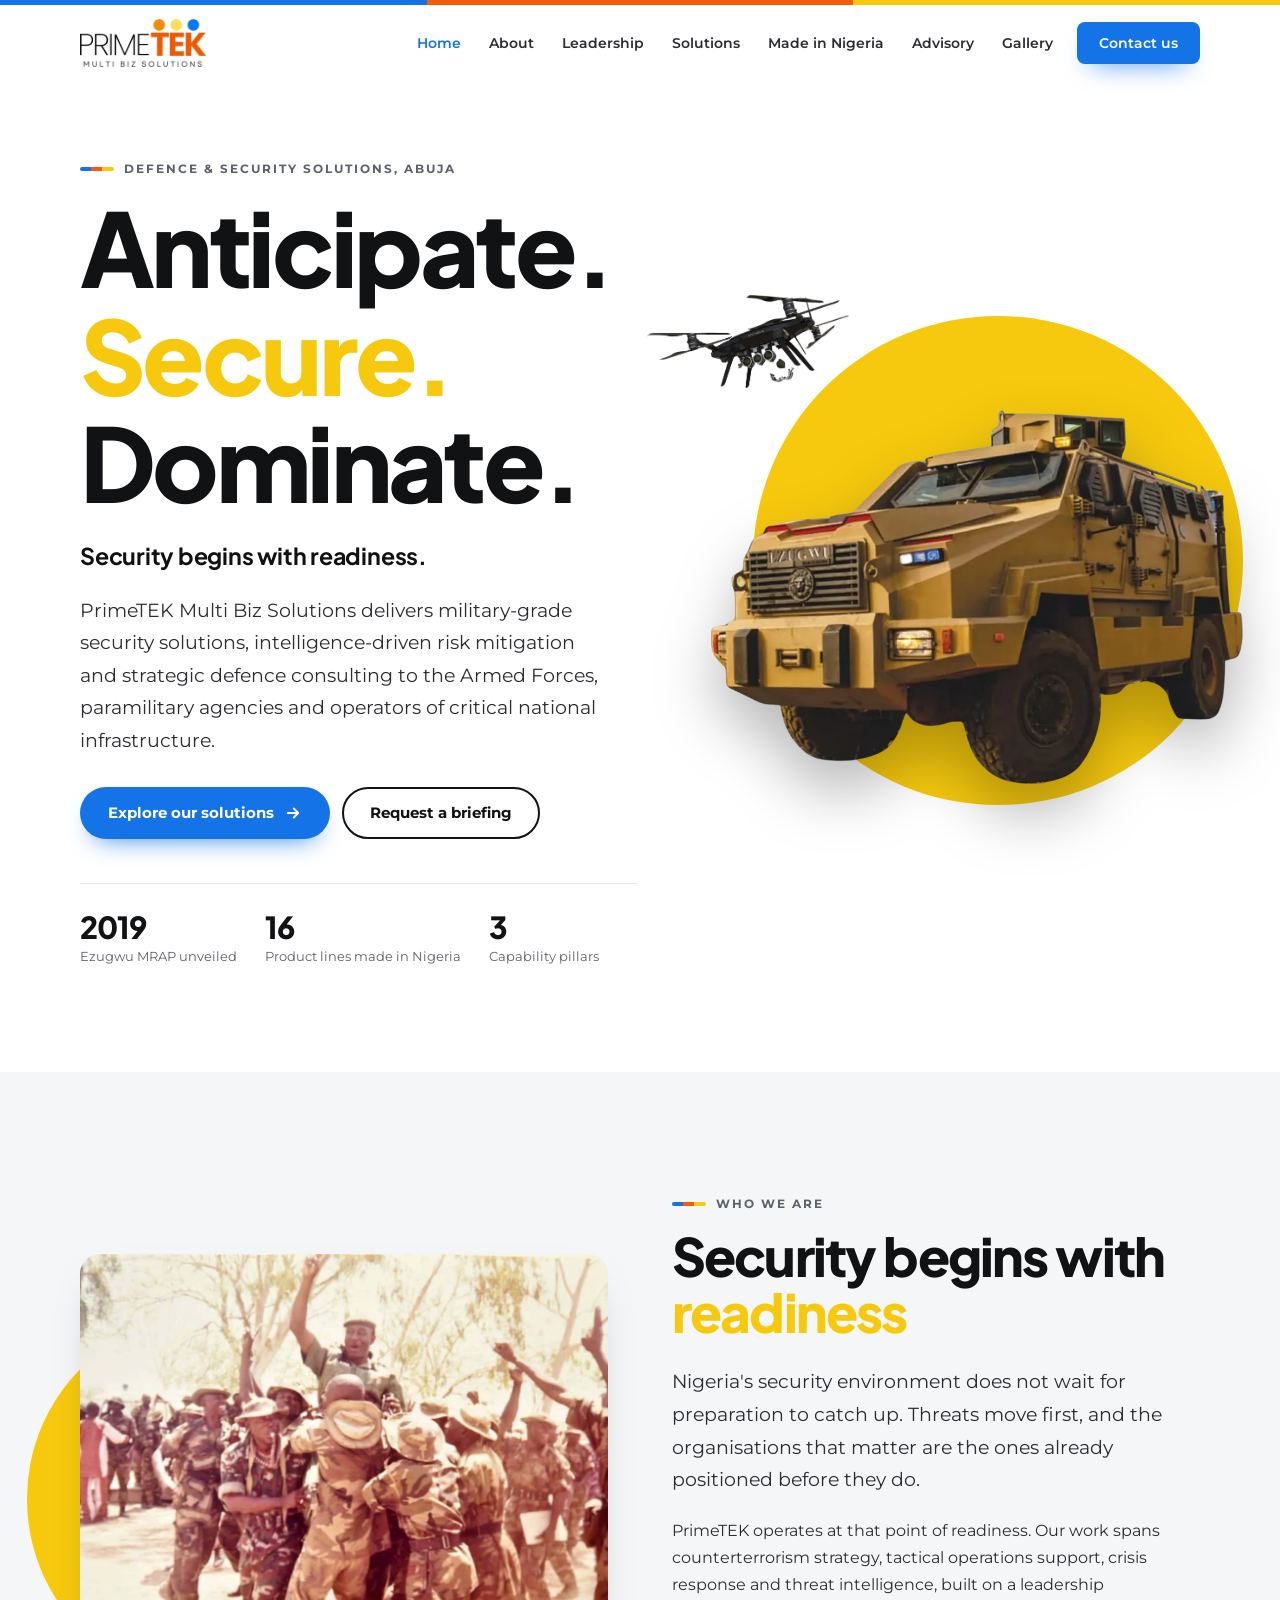
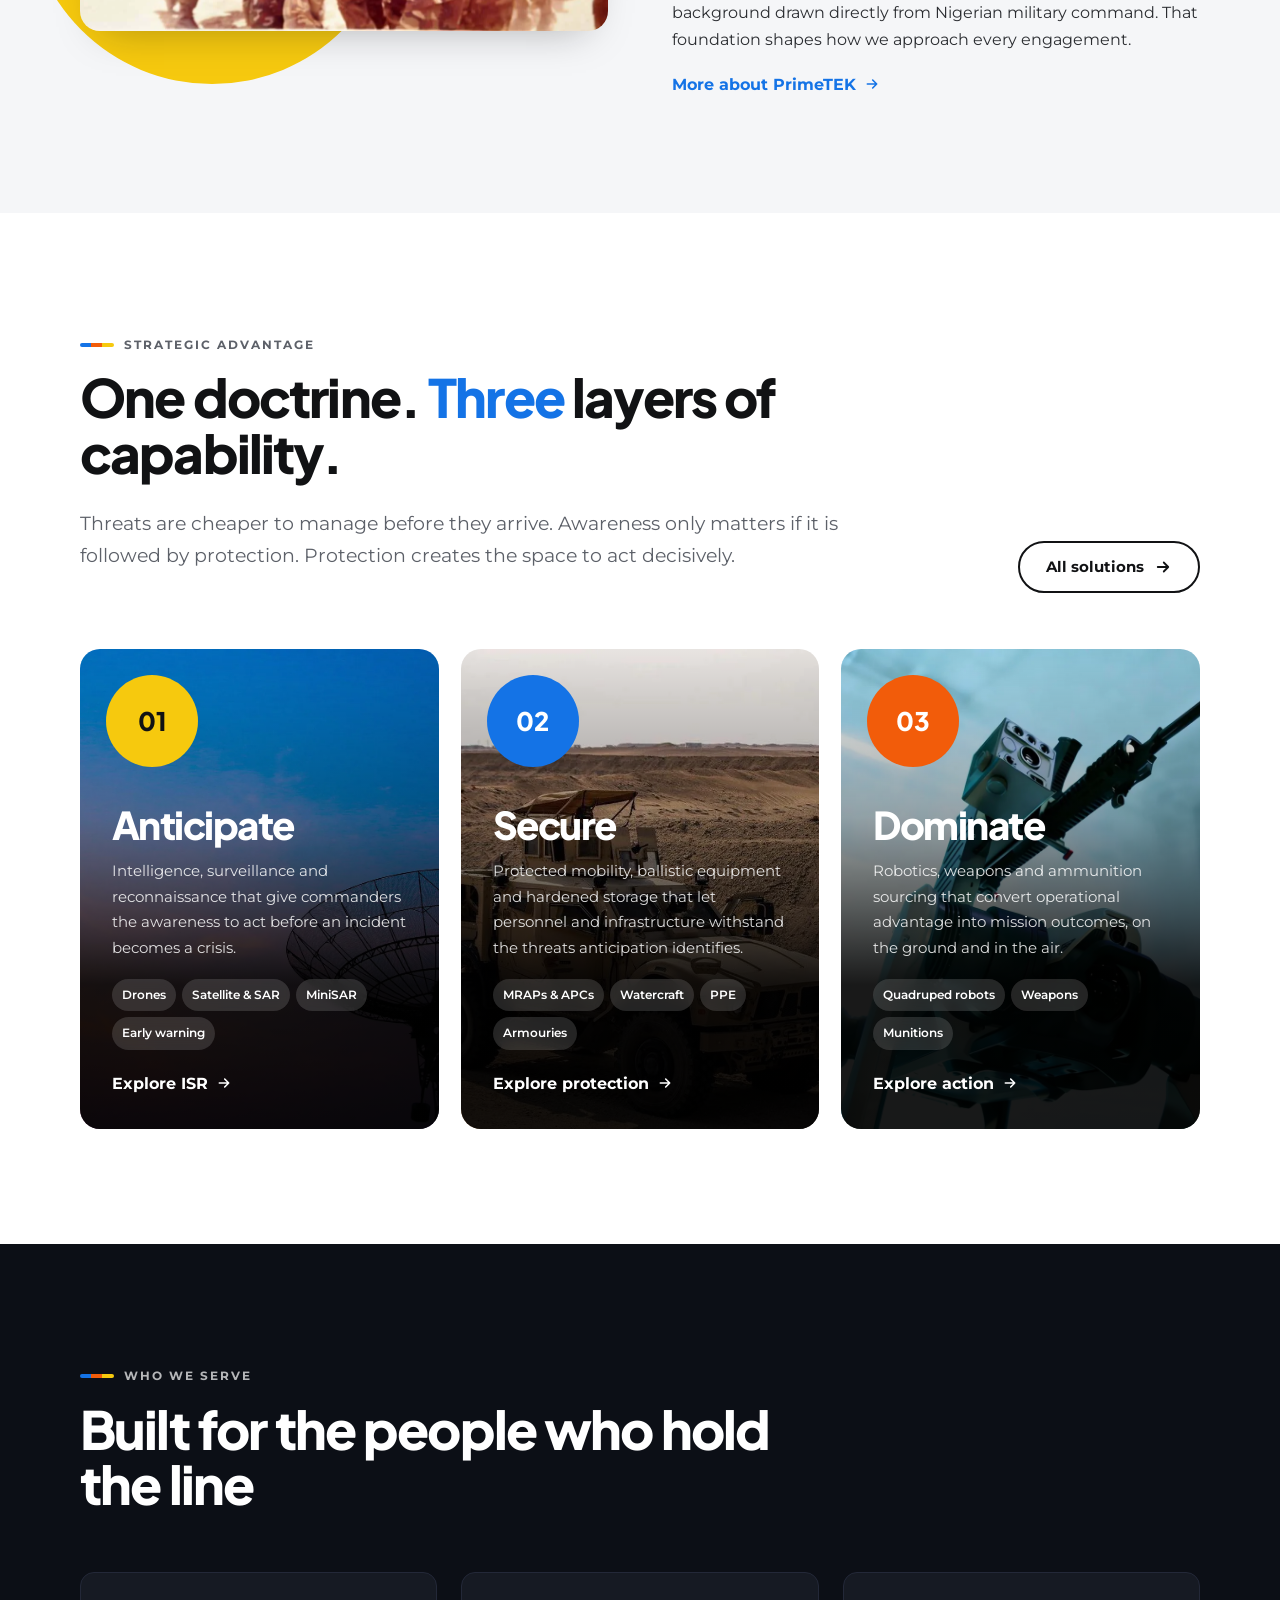
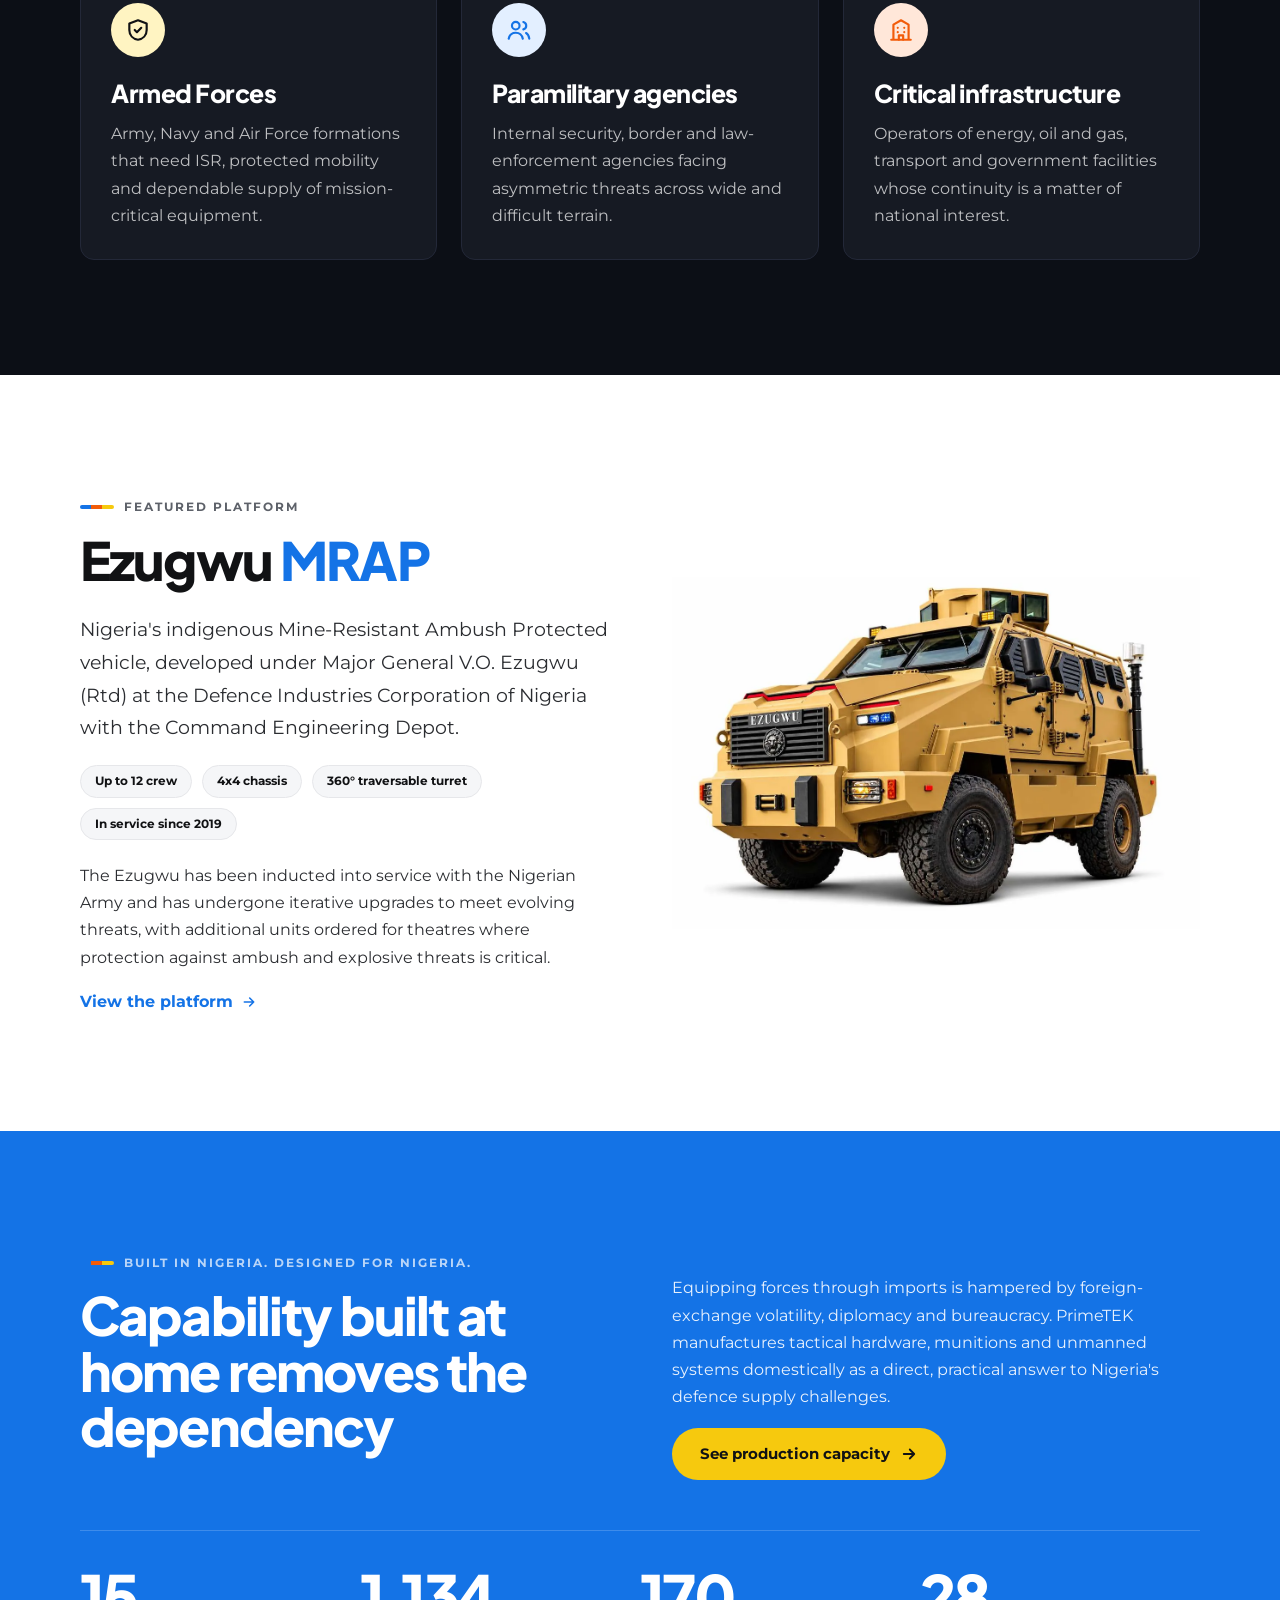
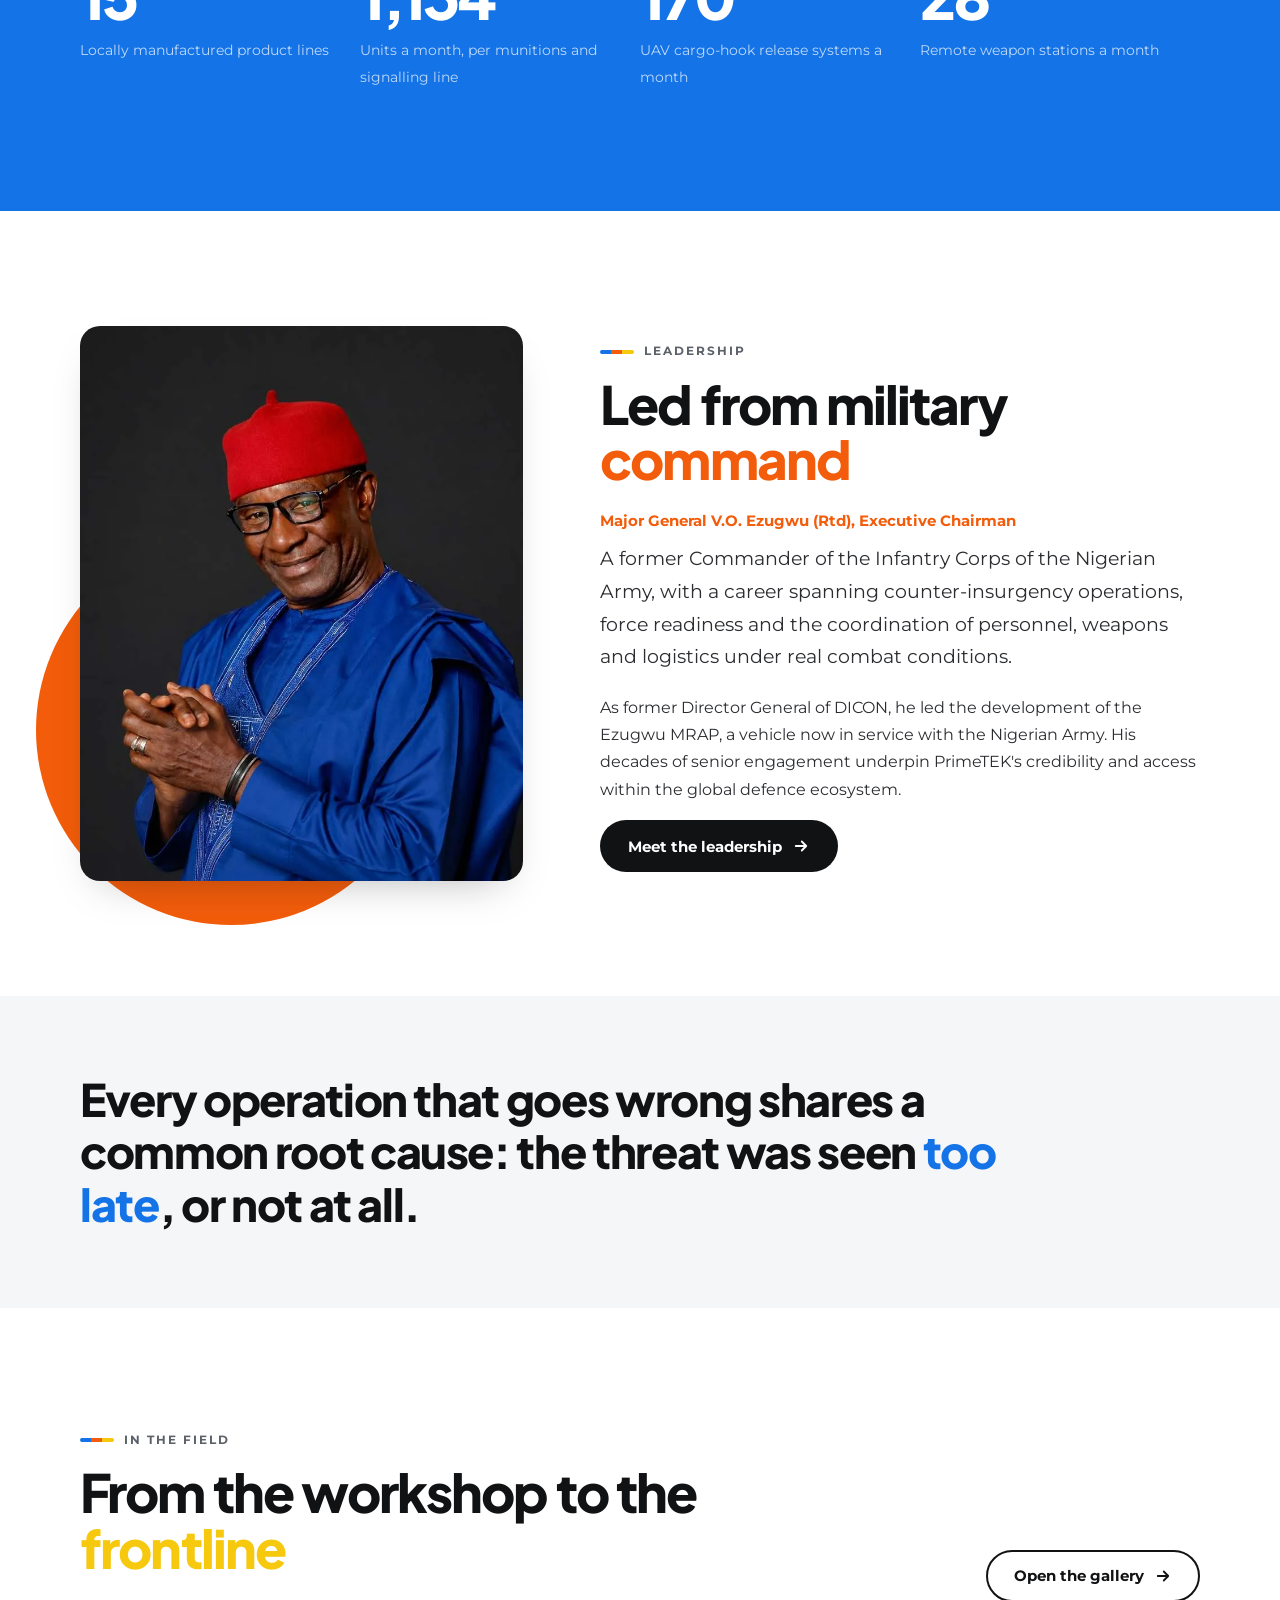
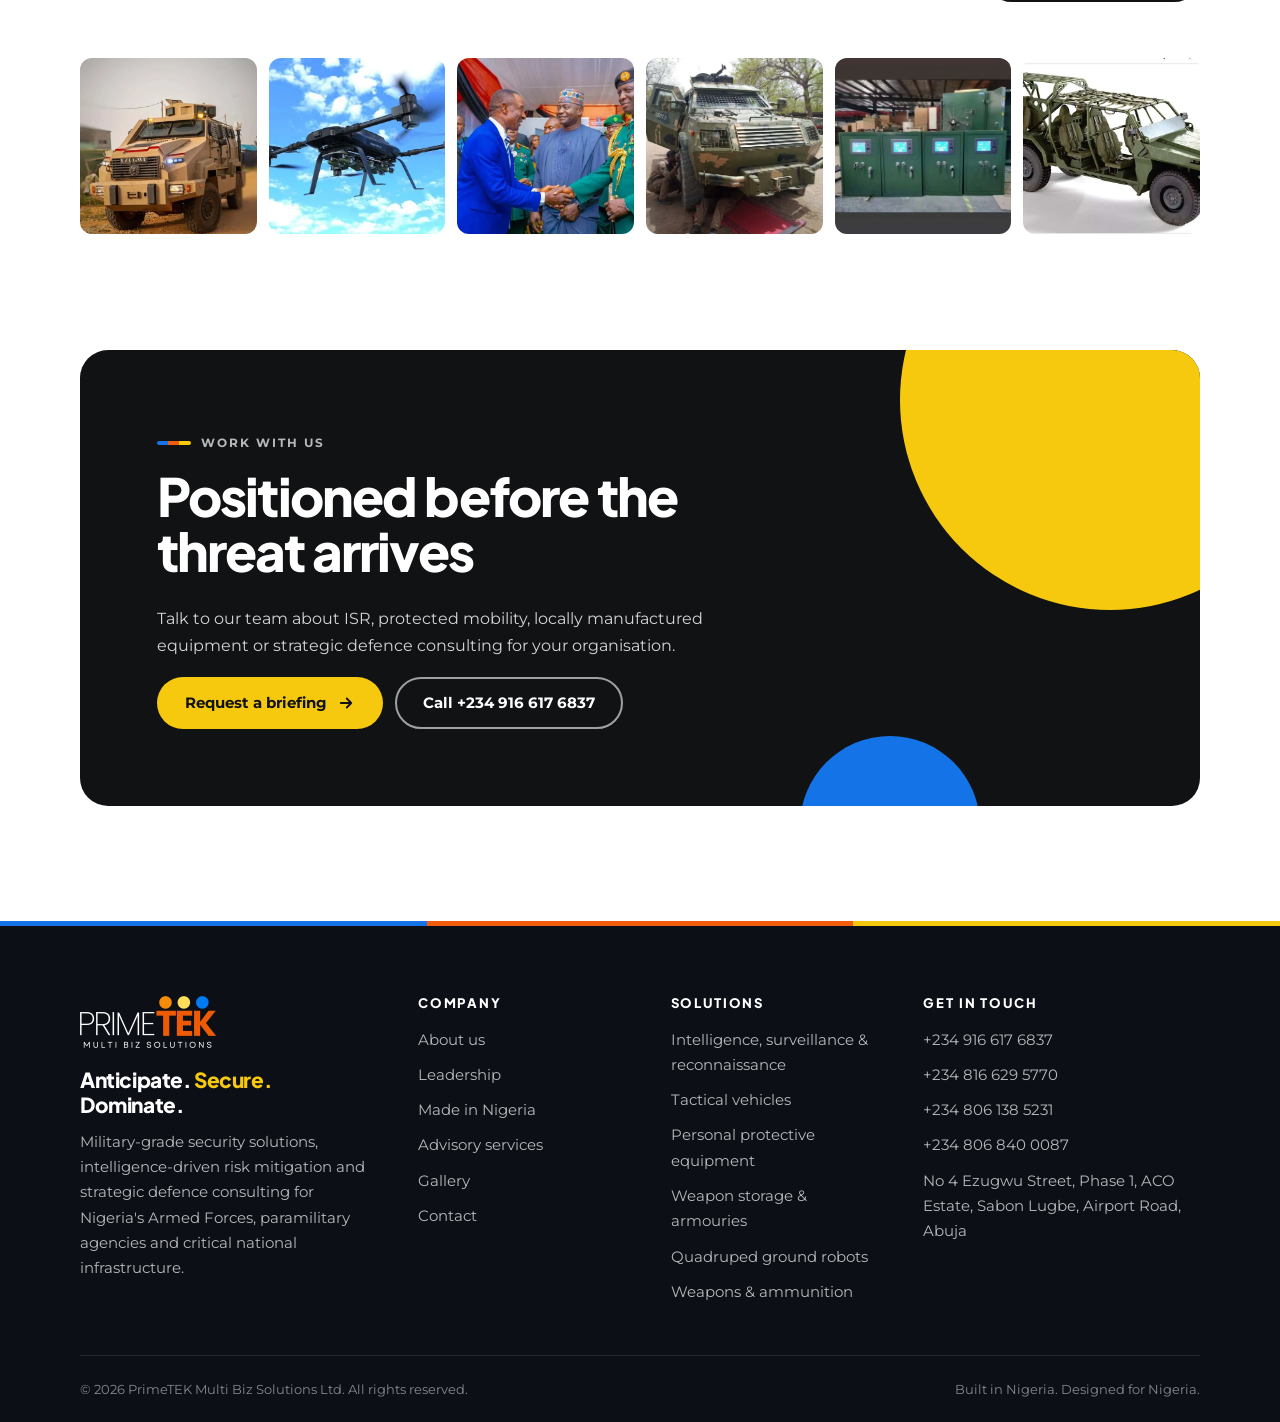
<file: index.html>
<!DOCTYPE html>
<html lang="en" class="no-js">
<head>
  <meta charset="utf-8">
  <meta name="viewport" content="width=device-width, initial-scale=1">
  <title>PrimeTEK Multi Biz Solutions | Anticipate. Secure. Dominate.</title>
  <meta name="description" content="Military-grade security solutions, intelligence-driven risk mitigation and strategic defence consulting for Nigeria's Armed Forces, paramilitary agencies and critical national infrastructure.">
  <meta name="theme-color" content="#1473e6">
  <meta property="og:type" content="website">
  <meta property="og:site_name" content="PrimeTEK Multi Biz Solutions">
  <meta property="og:title" content="PrimeTEK Multi Biz Solutions | Anticipate. Secure. Dominate.">
  <meta property="og:description" content="Military-grade security solutions, intelligence-driven risk mitigation and strategic defence consulting for Nigeria's Armed Forces, paramilitary agencies and critical national infrastructure.">
  <meta property="og:image" content="assets/img/hero-mrap.webp">
  <link rel="icon" href="assets/img/favicon.svg" type="image/svg+xml">
  <link rel="preconnect" href="https://fonts.googleapis.com">
  <link rel="preconnect" href="https://fonts.gstatic.com" crossorigin>
  <link href="https://fonts.googleapis.com/css2?family=Montserrat:wght@400;500;600;700&family=Plus+Jakarta+Sans:wght@600;700;800&display=swap" rel="stylesheet">
  <link rel="stylesheet" href="assets/css/styles.css">
</head>
<body>
  <a class="skip-link" href="#main">Skip to content</a>
  <div class="tri-rule" aria-hidden="true"></div>
  <header class="site-header">
    <div class="wrap">
      <nav class="nav" aria-label="Primary">
        <a class="brand" href="index.html" aria-label="PrimeTEK Multi Biz Solutions home">
          <img src="assets/img/logo.webp" alt="PrimeTEK Multi Biz Solutions" width="544" height="208">
        </a>
        <button class="menu-toggle" aria-label="Menu" aria-expanded="false" aria-controls="nav-links"><span></span></button>
        <ul class="nav-links" id="nav-links">
          <li><a href="index.html" aria-current="page">Home</a></li>
          <li><a href="about.html">About</a></li>
          <li><a href="leadership.html">Leadership</a></li>
          <li class="has-sub"><a href="solutions.html">Solutions</a><ul class="sub-menu"><li><a href="anticipate.html"><strong>Anticipate</strong><span>ISR, drones, satellite &amp; early warning</span></a></li><li><a href="secure.html"><strong>Secure</strong><span>Vehicles, watercraft, PPE &amp; armouries</span></a></li><li><a href="dominate.html"><strong>Dominate</strong><span>Robotics, weapons &amp; ammunition</span></a></li></ul></li>
          <li><a href="manufacturing.html">Made in Nigeria</a></li>
          <li><a href="advisory.html">Advisory</a></li>
          <li><a href="gallery.html">Gallery</a></li>
          <li class="nav-cta"><a class="btn btn-primary" href="contact.html">Contact us</a></li>
        </ul>
      </nav>
    </div>
  </header>

  <main id="main">
    <!-- Hero -->
    <section class="hero">
      <div class="wrap hero-grid">
        <div class="reveal">
          <span class="eyebrow">Defence &amp; security solutions, Abuja</span>
          <h1><span class="line">Anticipate.</span> <span class="line hl-yellow">Secure.</span> <span class="line">Dominate.</span></h1>
          <p class="tagline">Security begins with readiness.</p>
          <p class="lead">PrimeTEK Multi Biz Solutions delivers military-grade security solutions, intelligence-driven risk mitigation and strategic defence consulting to the Armed Forces, paramilitary agencies and operators of critical national infrastructure.</p>
          <div class="btn-row">
            <a class="btn btn-primary" href="solutions.html">Explore our solutions <svg viewBox="0 0 24 24" fill="none" stroke="currentColor" stroke-width="2.4" stroke-linecap="round" stroke-linejoin="round" aria-hidden="true"><path d="M5 12h14M13 6l6 6-6 6"/></svg></a>
            <a class="btn btn-outline" href="contact.html">Request a briefing</a>
          </div>
          <div class="hero-badges">
            <div><strong>2019</strong><span>Ezugwu MRAP unveiled</span></div>
            <div><strong>16</strong><span>Product lines made in Nigeria</span></div>
            <div><strong>3</strong><span>Capability pillars</span></div>
          </div>
        </div>
        <div class="hero-visual reveal" aria-hidden="true">
          <span class="circle circle-yellow"></span>
          <img class="drone" src="assets/img/drone-attack.webp" alt="">
          <img class="mrap" src="assets/img/hero-mrap.webp" alt="" width="929" height="653">
        </div>
      </div>
    </section>

    <!-- Readiness -->
    <section class="section bg-soft">
      <div class="wrap grid-2">
        <div class="media reveal">
          <span class="circle circle-yellow bl"></span>
          <img class="photo" src="assets/img/readiness-crowd.webp" alt="Nigerian troops celebrating with their commanding officer" loading="lazy" width="1080" height="771">
        </div>
        <div class="reveal">
          <span class="eyebrow">Who we are</span>
          <h2>Security begins with <span class="hl-yellow">readiness</span></h2>
          <p class="lead">Nigeria's security environment does not wait for preparation to catch up. Threats move first, and the organisations that matter are the ones already positioned before they do.</p>
          <p>PrimeTEK operates at that point of readiness. Our work spans counterterrorism strategy, tactical operations support, crisis response and threat intelligence, built on a leadership background drawn directly from Nigerian military command. That foundation shapes how we approach every engagement.</p>
          <a class="text-link" href="about.html">More about PrimeTEK <svg viewBox="0 0 24 24" fill="none" stroke="currentColor" stroke-width="2.4" stroke-linecap="round" stroke-linejoin="round" aria-hidden="true"><path d="M5 12h14M13 6l6 6-6 6"/></svg></a>
        </div>
      </div>
    </section>

    <!-- Strategic Advantage -->
    <section class="section">
      <div class="wrap">
        <div class="split-head">
          <div class="section-head reveal">
            <span class="eyebrow">Strategic advantage</span>
            <h2>One doctrine. <span class="hl-blue">Three</span> layers of capability.</h2>
            <p class="lead muted">Threats are cheaper to manage before they arrive. Awareness only matters if it is followed by protection. Protection creates the space to act decisively.</p>
          </div>
          <a class="btn btn-outline reveal" href="solutions.html">All solutions <svg viewBox="0 0 24 24" fill="none" stroke="currentColor" stroke-width="2.4" stroke-linecap="round" stroke-linejoin="round" aria-hidden="true"><path d="M5 12h14M13 6l6 6-6 6"/></svg></a>
        </div>
        <div class="pillars">
          <a class="pillar reveal" href="anticipate.html">
            <img src="assets/img/radar-sunset.webp" alt="" loading="lazy">
            <span class="tag" style="background:var(--yellow)">01</span>
            <h3>Anticipate</h3>
            <p>Intelligence, surveillance and reconnaissance that give commanders the awareness to act before an incident becomes a crisis.</p>
            <ul><li>Drones</li><li>Satellite &amp; SAR</li><li>MiniSAR</li><li>Early warning</li></ul>
            <span class="go">Explore ISR <svg viewBox="0 0 24 24" fill="none" stroke="currentColor" stroke-width="2.4" stroke-linecap="round" stroke-linejoin="round" aria-hidden="true"><path d="M5 12h14M13 6l6 6-6 6"/></svg></span>
          </a>
          <a class="pillar reveal" href="secure.html">
            <img src="assets/img/secure-vehicle.webp" alt="" loading="lazy">
            <span class="tag" style="background:var(--blue);color:#fff">02</span>
            <h3>Secure</h3>
            <p>Protected mobility, ballistic equipment and hardened storage that let personnel and infrastructure withstand the threats anticipation identifies.</p>
            <ul><li>MRAPs &amp; APCs</li><li>Watercraft</li><li>PPE</li><li>Armouries</li></ul>
            <span class="go">Explore protection <svg viewBox="0 0 24 24" fill="none" stroke="currentColor" stroke-width="2.4" stroke-linecap="round" stroke-linejoin="round" aria-hidden="true"><path d="M5 12h14M13 6l6 6-6 6"/></svg></span>
          </a>
          <a class="pillar reveal" href="dominate.html">
            <img src="assets/img/dominate-rws.webp" alt="" loading="lazy">
            <span class="tag" style="background:var(--orange);color:#fff">03</span>
            <h3>Dominate</h3>
            <p>Robotics, weapons and ammunition sourcing that convert operational advantage into mission outcomes, on the ground and in the air.</p>
            <ul><li>Quadruped robots</li><li>Weapons</li><li>Munitions</li></ul>
            <span class="go">Explore action <svg viewBox="0 0 24 24" fill="none" stroke="currentColor" stroke-width="2.4" stroke-linecap="round" stroke-linejoin="round" aria-hidden="true"><path d="M5 12h14M13 6l6 6-6 6"/></svg></span>
          </a>
        </div>
      </div>
    </section>

    <!-- Who we serve -->
    <section class="section bg-night on-dark">
      <div class="wrap">
        <div class="section-head reveal">
          <span class="eyebrow">Who we serve</span>
          <h2>Built for the people who hold the line</h2>
        </div>
        <div class="grid-3">
          <div class="card reveal">
            <div class="icon"><svg viewBox="0 0 24 24" fill="none" stroke="currentColor" stroke-width="2" stroke-linecap="round" stroke-linejoin="round" aria-hidden="true"><path d="M12 3l8 3v6c0 5-3.4 8.3-8 9-4.6-.7-8-4-8-9V6l8-3z"/><path d="M9 12l2 2 4-4"/></svg></div>
            <h3>Armed Forces</h3>
            <p>Army, Navy and Air Force formations that need ISR, protected mobility and dependable supply of mission-critical equipment.</p>
          </div>
          <div class="card reveal">
            <div class="icon blue"><svg viewBox="0 0 24 24" fill="none" stroke="currentColor" stroke-width="2" stroke-linecap="round" stroke-linejoin="round" aria-hidden="true"><circle cx="9" cy="8" r="3.5"/><path d="M2.5 20c.8-3.6 3.4-5.5 6.5-5.5s5.7 1.9 6.5 5.5"/><path d="M16 4.6a3.5 3.5 0 0 1 0 6.8M18.5 14.8c1.6.8 2.6 2.5 3 5.2"/></svg></div>
            <h3>Paramilitary agencies</h3>
            <p>Internal security, border and law-enforcement agencies facing asymmetric threats across wide and difficult terrain.</p>
          </div>
          <div class="card reveal">
            <div class="icon orange"><svg viewBox="0 0 24 24" fill="none" stroke="currentColor" stroke-width="2" stroke-linecap="round" stroke-linejoin="round" aria-hidden="true"><path d="M3 21h18M5 21V7l7-4 7 4v14"/><path d="M9 10h.01M15 10h.01M9 14h.01M15 14h.01M10 21v-4h4v4"/></svg></div>
            <h3>Critical infrastructure</h3>
            <p>Operators of energy, oil and gas, transport and government facilities whose continuity is a matter of national interest.</p>
          </div>
        </div>
      </div>
    </section>

    <!-- Featured: Ezugwu MRAP -->
    <section class="section">
      <div class="wrap grid-2">
        <div class="reveal">
          <span class="eyebrow">Featured platform</span>
          <h2>Ezugwu <span class="hl-blue">MRAP</span></h2>
          <p class="lead">Nigeria's indigenous Mine-Resistant Ambush Protected vehicle, developed under Major General V.O. Ezugwu (Rtd) at the Defence Industries Corporation of Nigeria with the Command Engineering Depot.</p>
          <div class="spec-strip"><span>Up to 12 crew</span><span>4x4 chassis</span><span>360° traversable turret</span><span>In service since 2019</span></div>
          <p>The Ezugwu has been inducted into service with the Nigerian Army and has undergone iterative upgrades to meet evolving threats, with additional units ordered for theatres where protection against ambush and explosive threats is critical.</p>
          <a class="text-link" href="secure.html#ezugwu">View the platform <svg viewBox="0 0 24 24" fill="none" stroke="currentColor" stroke-width="2.4" stroke-linecap="round" stroke-linejoin="round" aria-hidden="true"><path d="M5 12h14M13 6l6 6-6 6"/></svg></a>
        </div>
        <div class="media cutout on-white reveal">
          <img src="assets/img/ezugwu-mrap.webp" alt="Ezugwu MRAP armoured vehicle in desert tan" loading="lazy" width="1229" height="820">
        </div>
      </div>
    </section>

    <!-- Built in Nigeria stats -->
    <section class="section bg-blue on-dark">
      <div class="wrap">
        <div class="grid-2" style="align-items:end">
          <div class="reveal">
            <span class="eyebrow">Built in Nigeria. Designed for Nigeria.</span>
            <h2>Capability built at home removes the dependency</h2>
          </div>
          <div class="reveal">
            <p>Equipping forces through imports is hampered by foreign-exchange volatility, diplomacy and bureaucracy. PrimeTEK manufactures tactical hardware, munitions and unmanned systems domestically as a direct, practical answer to Nigeria's defence supply challenges.</p>
            <a class="btn btn-yellow" href="manufacturing.html">See production capacity <svg viewBox="0 0 24 24" fill="none" stroke="currentColor" stroke-width="2.4" stroke-linecap="round" stroke-linejoin="round" aria-hidden="true"><path d="M5 12h14M13 6l6 6-6 6"/></svg></a>
          </div>
        </div>
        <div class="stats" style="margin-top:50px">
          <div class="reveal"><strong data-count="16">16</strong><span>Locally manufactured product lines</span></div>
          <div class="reveal"><strong data-count="1200" data-suffix="">1,200</strong><span>Units a month, per munitions and signalling line</span></div>
          <div class="reveal"><strong data-count="180">180</strong><span>UAV cargo-hook release systems a month</span></div>
          <div class="reveal"><strong data-count="30">30</strong><span>Remote weapon stations a month</span></div>
        </div>
      </div>
    </section>

    <!-- Leadership teaser -->
    <section class="section">
      <div class="wrap chair">
        <div class="chair-photo reveal">
          <span class="circle circle-orange"></span>
          <img src="assets/img/chairman.webp" alt="Major General V.O. Ezugwu (Rtd), Executive Chairman" loading="lazy" width="782" height="986">
        </div>
        <div class="reveal">
          <span class="eyebrow">Leadership</span>
          <h2>Led from military <span class="hl-orange">command</span></h2>
          <span class="role">Major General V.O. Ezugwu (Rtd), Executive Chairman</span>
          <p class="lead">A former Commander of the Infantry Corps of the Nigerian Army, with a career spanning counter-insurgency operations, force readiness and the coordination of personnel, weapons and logistics under real combat conditions.</p>
          <p>As former Director General of DICON, he led the development of the Ezugwu MRAP, a vehicle now in service with the Nigerian Army. His decades of senior engagement underpin PrimeTEK's credibility and access within the global defence ecosystem.</p>
          <a class="btn btn-dark" href="leadership.html">Meet the leadership <svg viewBox="0 0 24 24" fill="none" stroke="currentColor" stroke-width="2.4" stroke-linecap="round" stroke-linejoin="round" aria-hidden="true"><path d="M5 12h14M13 6l6 6-6 6"/></svg></a>
        </div>
      </div>
    </section>

    <!-- Statement -->
    <section class="section-tight bg-soft">
      <div class="wrap">
        <p class="statement reveal">Every operation that goes wrong shares a common root cause: the threat was seen <em>too late</em>, or not at all.</p>
      </div>
    </section>

    <!-- Gallery strip -->
    <section class="section">
      <div class="wrap">
        <div class="split-head">
          <div class="section-head reveal">
            <span class="eyebrow">In the field</span>
            <h2>From the workshop to the <span class="hl-yellow">frontline</span></h2>
          </div>
          <a class="btn btn-outline reveal" href="gallery.html">Open the gallery <svg viewBox="0 0 24 24" fill="none" stroke="currentColor" stroke-width="2.4" stroke-linecap="round" stroke-linejoin="round" aria-hidden="true"><path d="M5 12h14M13 6l6 6-6 6"/></svg></a>
        </div>
        <div class="strip reveal">
          <a href="gallery.html"><img src="assets/img/g42.webp" alt="Ezugwu MRAP on a dirt road" loading="lazy"></a>
          <a href="gallery.html"><img src="assets/img/g41.webp" alt="PrimeTEK drone in flight" loading="lazy"></a>
          <a href="gallery.html"><img src="assets/img/g27.webp" alt="Senior officers visiting the PrimeTEK exhibition stand" loading="lazy"></a>
          <a href="gallery.html"><img src="assets/img/g07.webp" alt="Armoured personnel carrier in camouflage" loading="lazy"></a>
          <a href="gallery.html"><img src="assets/img/g40.webp" alt="Electronic weapon storage cabinets" loading="lazy"></a>
          <a href="gallery.html"><img src="assets/img/g13.webp" alt="Tactical mission vehicle render" loading="lazy"></a>
        </div>
      </div>
    </section>

    <!-- CTA -->
    <section class="section cta-band" style="padding-top:0">
      <div class="wrap">
        <div class="inner on-dark reveal">
          <span class="circle circle-yellow"></span>
          <span class="circle circle-blue"></span>
          <span class="eyebrow">Work with us</span>
          <h2>Positioned before the threat arrives</h2>
          <p>Talk to our team about ISR, protected mobility, locally manufactured equipment or strategic defence consulting for your organisation.</p>
          <div class="btn-row">
            <a class="btn btn-yellow" href="contact.html">Request a briefing <svg viewBox="0 0 24 24" fill="none" stroke="currentColor" stroke-width="2.4" stroke-linecap="round" stroke-linejoin="round" aria-hidden="true"><path d="M5 12h14M13 6l6 6-6 6"/></svg></a>
            <a class="btn btn-outline" href="tel:+2349166176837">Call +234 916 617 6837</a>
          </div>
        </div>
      </div>
    </section>
  </main>

  <footer class="site-footer">
    <div class="tri-rule" aria-hidden="true"></div>
    <div class="wrap">
      <div class="footer-grid">
        <div class="footer-brand">
          <img src="assets/img/logo-white.webp" alt="PrimeTEK Multi Biz Solutions" width="544" height="208">
          <p class="motto"><span>Anticipate.</span> <span>Secure.</span> <span>Dominate.</span></p>
          <p>Military-grade security solutions, intelligence-driven risk mitigation and strategic defence consulting for Nigeria's Armed Forces, paramilitary agencies and critical national infrastructure.</p>
        </div>
        <div>
          <h4>Company</h4>
          <ul>
            <li><a href="about.html">About us</a></li>
            <li><a href="leadership.html">Leadership</a></li>
            <li><a href="manufacturing.html">Made in Nigeria</a></li>
            <li><a href="advisory.html">Advisory services</a></li>
            <li><a href="gallery.html">Gallery</a></li>
            <li><a href="contact.html">Contact</a></li>
          </ul>
        </div>
        <div>
          <h4>Solutions</h4>
          <ul>
            <li><a href="anticipate.html">Intelligence, surveillance &amp; reconnaissance</a></li>
            <li><a href="secure.html#vehicles">Tactical vehicles</a></li>
            <li><a href="secure.html#ppe">Personal protective equipment</a></li>
            <li><a href="secure.html#armouries">Weapon storage &amp; armouries</a></li>
            <li><a href="dominate.html#robotics">Quadruped ground robots</a></li>
            <li><a href="dominate.html#weapons">Weapons &amp; ammunition</a></li>
          </ul>
        </div>
        <div>
          <h4>Get in touch</h4>
          <ul>
            <li><a href="tel:+2349166176837">+234 916 617 6837</a></li>
            <li><a href="tel:+2348166295770">+234 816 629 5770</a></li>
            <li><a href="tel:+2348061385231">+234 806 138 5231</a></li>
            <li><a href="tel:+2348068400087">+234 806 840 0087</a></li>
            <li>No 4 Ezugwu Street, Phase 1, ACO Estate, Sabon Lugbe, Airport Road, Abuja</li>
          </ul>
        </div>
      </div>
      <div class="footer-bottom">
        <span>&copy; <span data-year>2026</span> PrimeTEK Multi Biz Solutions Ltd. All rights reserved.</span>
        <span>Built in Nigeria. Designed for Nigeria.</span>
      </div>
    </div>
  </footer>

  <script src="assets/js/main.js" defer></script>
</body>
</html>
</file>
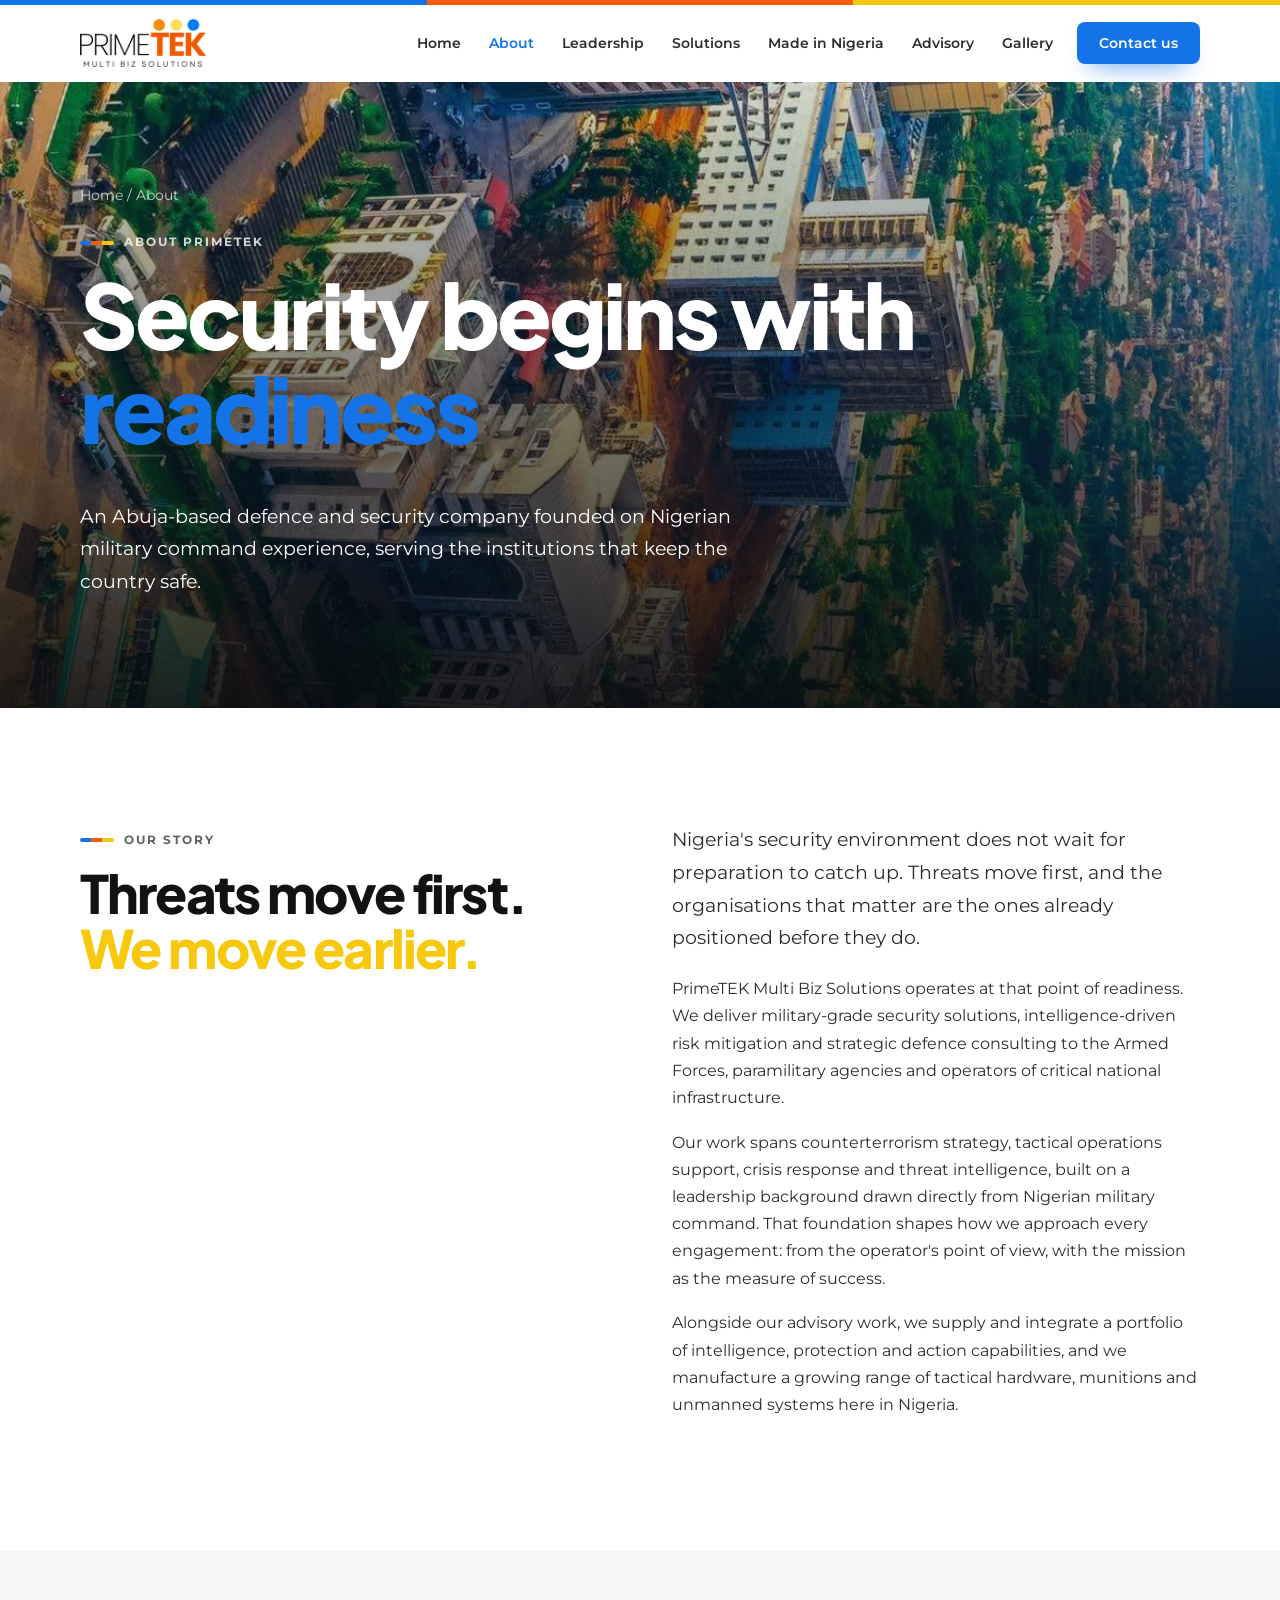
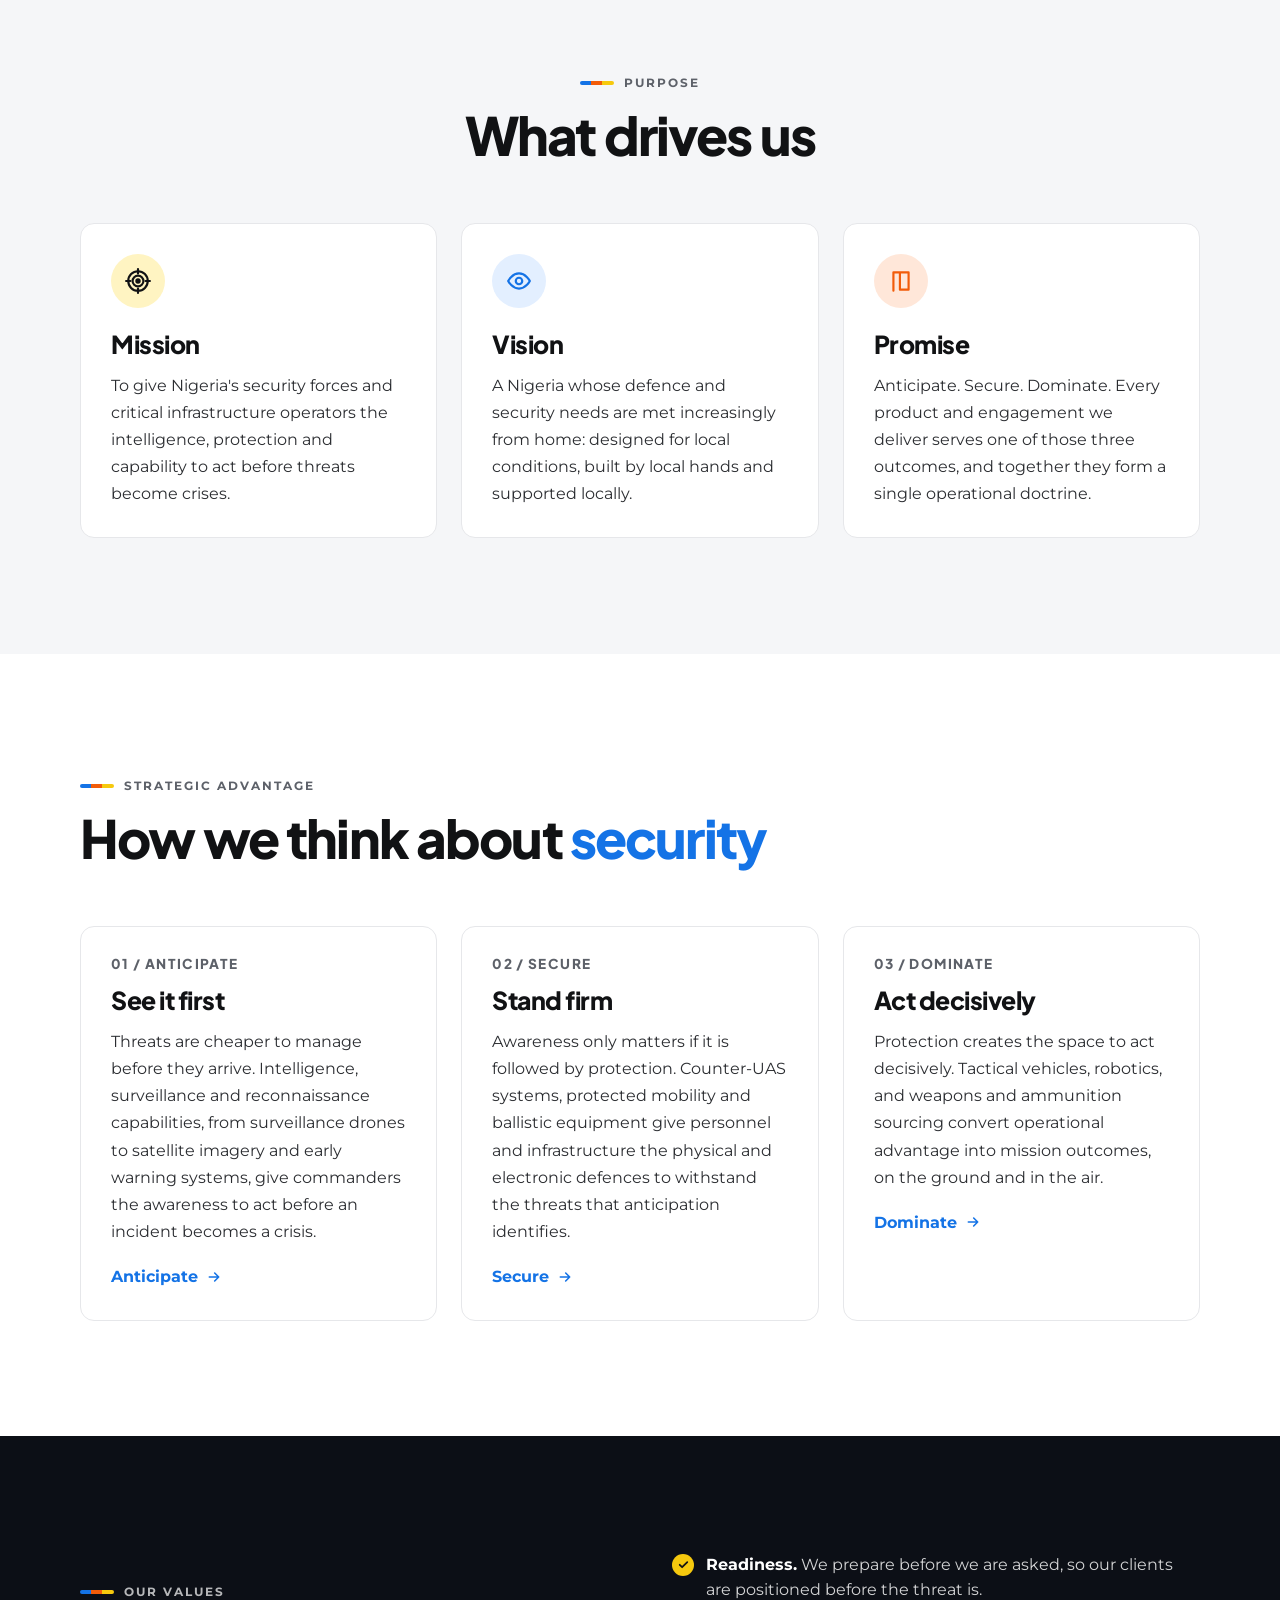
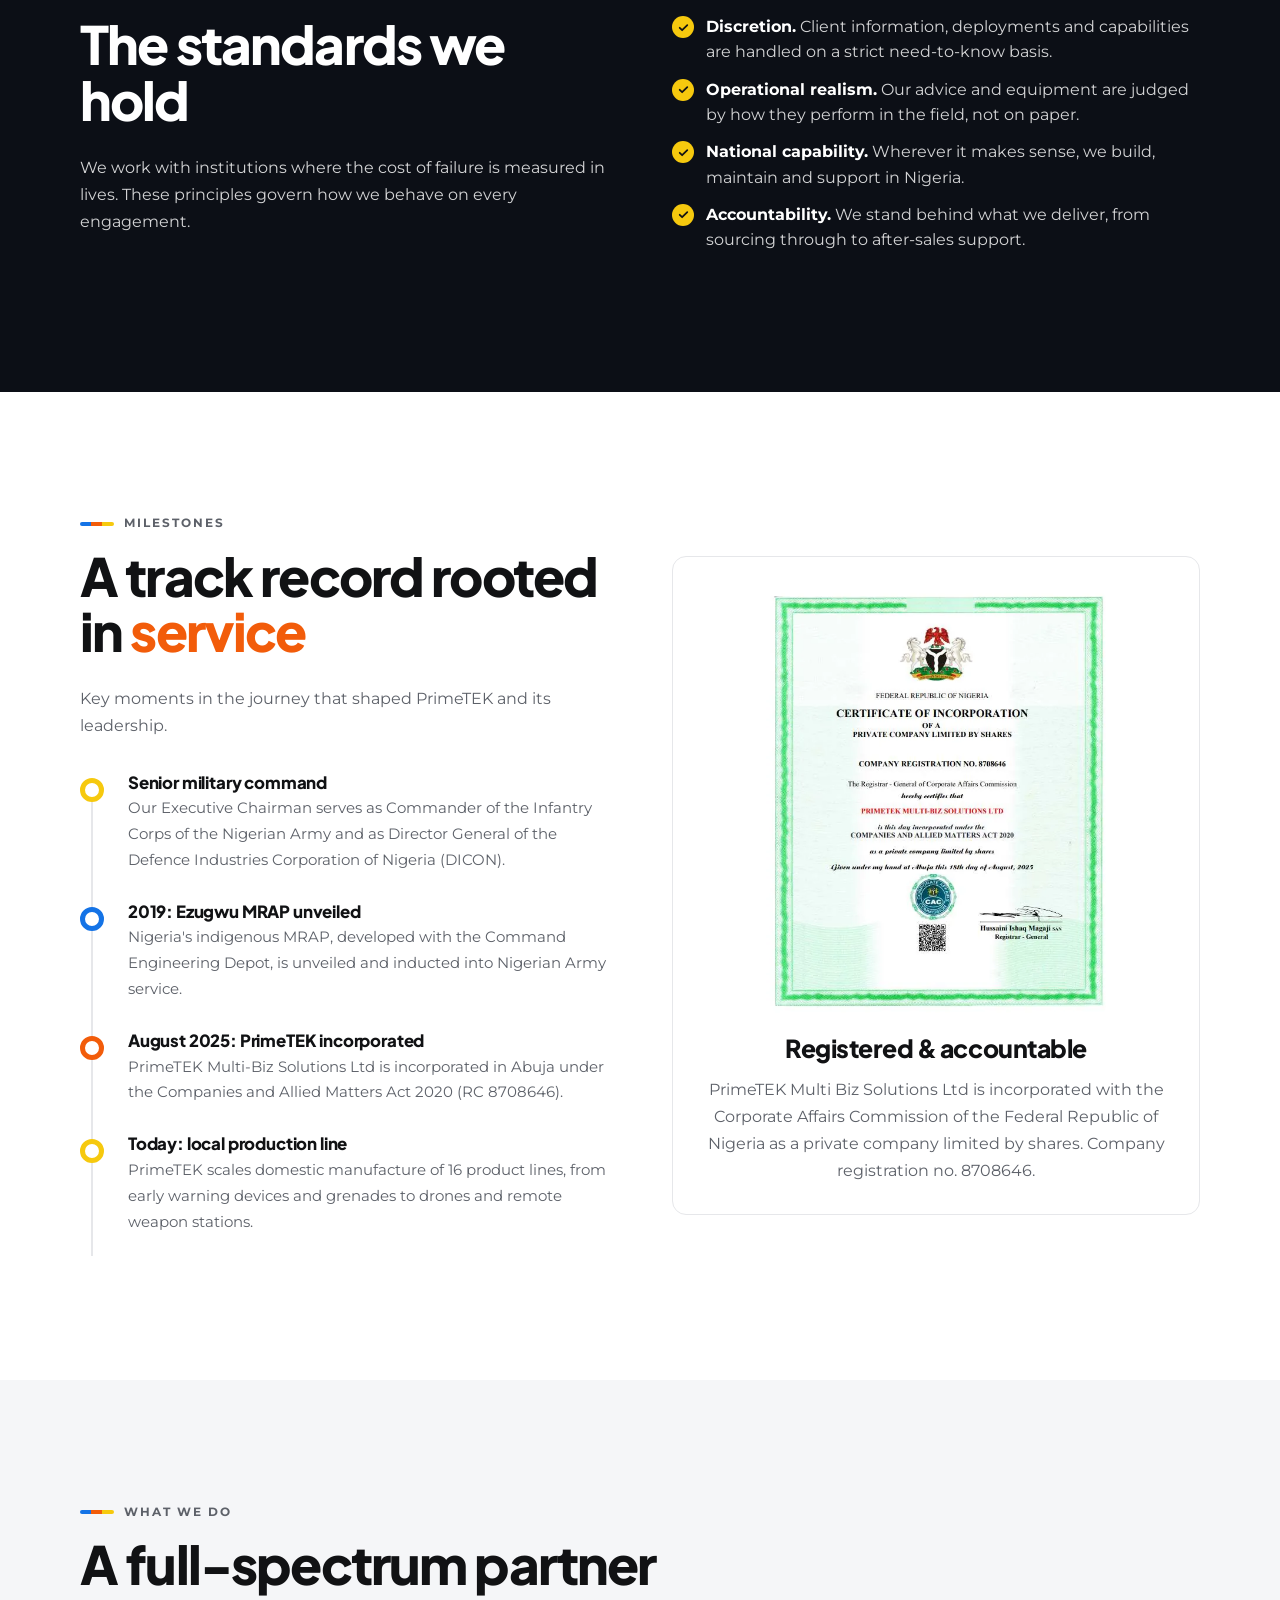
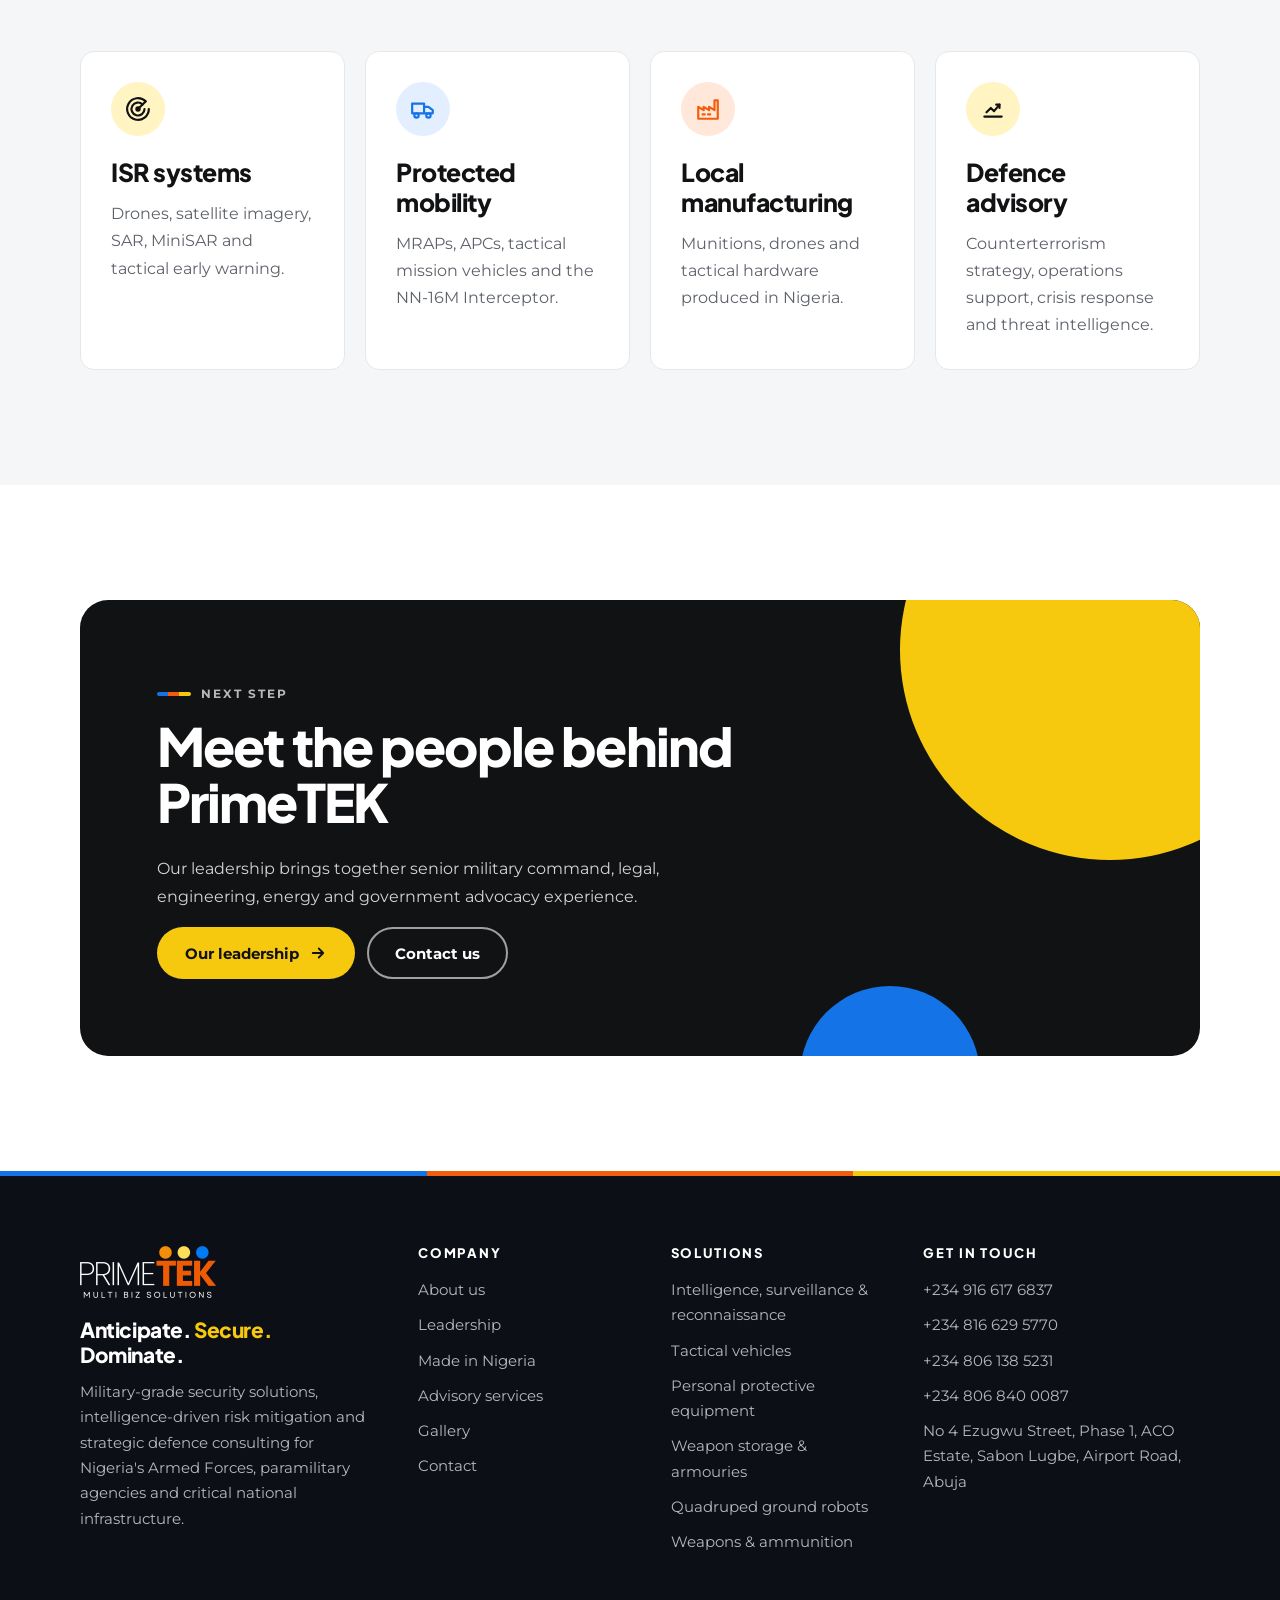
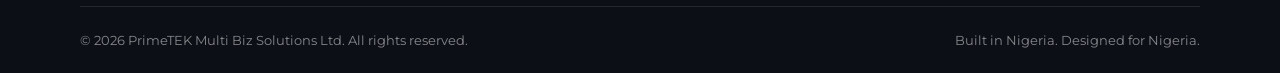
<file: about.html>
<!DOCTYPE html>
<html lang="en" class="no-js">
<head>
  <meta charset="utf-8">
  <meta name="viewport" content="width=device-width, initial-scale=1">
  <title>About Us | PrimeTEK Multi Biz Solutions</title>
  <meta name="description" content="PrimeTEK Multi Biz Solutions is an Abuja-based defence and security company delivering ISR, protected mobility, locally manufactured equipment and strategic defence consulting.">
  <meta name="theme-color" content="#1473e6">
  <meta property="og:type" content="website">
  <meta property="og:site_name" content="PrimeTEK Multi Biz Solutions">
  <meta property="og:title" content="About Us | PrimeTEK Multi Biz Solutions">
  <meta property="og:description" content="PrimeTEK Multi Biz Solutions is an Abuja-based defence and security company delivering ISR, protected mobility, locally manufactured equipment and strategic defence consulting.">
  <meta property="og:image" content="assets/img/hero-mrap.webp">
  <link rel="icon" href="assets/img/favicon.svg" type="image/svg+xml">
  <link rel="preconnect" href="https://fonts.googleapis.com">
  <link rel="preconnect" href="https://fonts.gstatic.com" crossorigin>
  <link href="https://fonts.googleapis.com/css2?family=Montserrat:wght@400;500;600;700&family=Plus+Jakarta+Sans:wght@600;700;800&display=swap" rel="stylesheet">
  <link rel="stylesheet" href="assets/css/styles.css">
</head>
<body>
  <a class="skip-link" href="#main">Skip to content</a>
  <div class="tri-rule" aria-hidden="true"></div>
  <header class="site-header">
    <div class="wrap">
      <nav class="nav" aria-label="Primary">
        <a class="brand" href="index.html" aria-label="PrimeTEK Multi Biz Solutions home">
          <img src="assets/img/logo.webp" alt="PrimeTEK Multi Biz Solutions" width="544" height="208">
        </a>
        <button class="menu-toggle" aria-label="Menu" aria-expanded="false" aria-controls="nav-links"><span></span></button>
        <ul class="nav-links" id="nav-links">
          <li><a href="index.html">Home</a></li>
          <li><a href="about.html" aria-current="page">About</a></li>
          <li><a href="leadership.html">Leadership</a></li>
          <li class="has-sub"><a href="solutions.html">Solutions</a><ul class="sub-menu"><li><a href="anticipate.html"><strong>Anticipate</strong><span>ISR, drones, satellite &amp; early warning</span></a></li><li><a href="secure.html"><strong>Secure</strong><span>Vehicles, watercraft, PPE &amp; armouries</span></a></li><li><a href="dominate.html"><strong>Dominate</strong><span>Robotics, weapons &amp; ammunition</span></a></li></ul></li>
          <li><a href="manufacturing.html">Made in Nigeria</a></li>
          <li><a href="advisory.html">Advisory</a></li>
          <li><a href="gallery.html">Gallery</a></li>
          <li class="nav-cta"><a class="btn btn-primary" href="contact.html">Contact us</a></li>
        </ul>
      </nav>
    </div>
  </header>

  <main id="main">
    <section class="page-hero has-image" style="background-image:url('assets/img/abuja-aerial.webp')">
      <div class="wrap">
        <p class="breadcrumb"><a href="index.html">Home</a> / About</p>
        <span class="eyebrow">About PrimeTEK</span>
        <h1>Security begins with <span class="hl-blue">readiness</span></h1>
        <p class="lead">An Abuja-based defence and security company founded on Nigerian military command experience, serving the institutions that keep the country safe.</p>
      </div>
    </section>

    <section class="section">
      <div class="wrap grid-2" style="align-items:start">
        <div class="reveal">
          <span class="eyebrow">Our story</span>
          <h2>Threats move first. <span class="hl-yellow">We move earlier.</span></h2>
        </div>
        <div class="reveal">
          <p class="lead">Nigeria's security environment does not wait for preparation to catch up. Threats move first, and the organisations that matter are the ones already positioned before they do.</p>
          <p>PrimeTEK Multi Biz Solutions operates at that point of readiness. We deliver military-grade security solutions, intelligence-driven risk mitigation and strategic defence consulting to the Armed Forces, paramilitary agencies and operators of critical national infrastructure.</p>
          <p>Our work spans counterterrorism strategy, tactical operations support, crisis response and threat intelligence, built on a leadership background drawn directly from Nigerian military command. That foundation shapes how we approach every engagement: from the operator's point of view, with the mission as the measure of success.</p>
          <p>Alongside our advisory work, we supply and integrate a portfolio of intelligence, protection and action capabilities, and we manufacture a growing range of tactical hardware, munitions and unmanned systems here in Nigeria.</p>
        </div>
      </div>
    </section>

    <section class="section bg-soft">
      <div class="wrap">
        <div class="section-head center reveal">
          <span class="eyebrow">Purpose</span>
          <h2>What drives us</h2>
        </div>
        <div class="grid-3">
          <div class="card reveal">
            <div class="icon"><svg viewBox="0 0 24 24" fill="none" stroke="currentColor" stroke-width="2" stroke-linecap="round" aria-hidden="true"><circle cx="12" cy="12" r="9"/><circle cx="12" cy="12" r="5"/><circle cx="12" cy="12" r="1.5" fill="currentColor"/><path d="M12 1v4M12 19v4M1 12h4M19 12h4"/></svg></div>
            <h3>Mission</h3>
            <p>To give Nigeria's security forces and critical infrastructure operators the intelligence, protection and capability to act before threats become crises.</p>
          </div>
          <div class="card reveal">
            <div class="icon blue"><svg viewBox="0 0 24 24" fill="none" stroke="currentColor" stroke-width="2" stroke-linecap="round" stroke-linejoin="round" aria-hidden="true"><path d="M2 12s3.6-7 10-7 10 7 10 7-3.6 7-10 7S2 12 2 12z"/><circle cx="12" cy="12" r="3"/></svg></div>
            <h3>Vision</h3>
            <p>A Nigeria whose defence and security needs are met increasingly from home: designed for local conditions, built by local hands and supported locally.</p>
          </div>
          <div class="card reveal">
            <div class="icon orange"><svg viewBox="0 0 24 24" fill="none" stroke="currentColor" stroke-width="2" stroke-linecap="round" stroke-linejoin="round" aria-hidden="true"><path d="M5 21V4M5 4h6v16M11 4h8v16h-8"/></svg></div>
            <h3>Promise</h3>
            <p>Anticipate. Secure. Dominate. Every product and engagement we deliver serves one of those three outcomes, and together they form a single operational doctrine.</p>
          </div>
        </div>
      </div>
    </section>

    <section class="section">
      <div class="wrap">
        <div class="section-head reveal">
          <span class="eyebrow">Strategic advantage</span>
          <h2>How we think about <span class="hl-blue">security</span></h2>
        </div>
        <div class="grid-3">
          <div class="card reveal">
            <span class="num">01 / ANTICIPATE</span>
            <h3>See it first</h3>
            <p>Threats are cheaper to manage before they arrive. Intelligence, surveillance and reconnaissance capabilities, from surveillance drones to satellite imagery and early warning systems, give commanders the awareness to act before an incident becomes a crisis.</p>
            <a class="text-link" href="anticipate.html">Anticipate <svg viewBox="0 0 24 24" fill="none" stroke="currentColor" stroke-width="2.4" stroke-linecap="round" stroke-linejoin="round" aria-hidden="true"><path d="M5 12h14M13 6l6 6-6 6"/></svg></a>
          </div>
          <div class="card reveal">
            <span class="num">02 / SECURE</span>
            <h3>Stand firm</h3>
            <p>Awareness only matters if it is followed by protection. Counter-UAS systems, protected mobility and ballistic equipment give personnel and infrastructure the physical and electronic defences to withstand the threats that anticipation identifies.</p>
            <a class="text-link" href="secure.html">Secure <svg viewBox="0 0 24 24" fill="none" stroke="currentColor" stroke-width="2.4" stroke-linecap="round" stroke-linejoin="round" aria-hidden="true"><path d="M5 12h14M13 6l6 6-6 6"/></svg></a>
          </div>
          <div class="card reveal">
            <span class="num">03 / DOMINATE</span>
            <h3>Act decisively</h3>
            <p>Protection creates the space to act decisively. Tactical vehicles, robotics, and weapons and ammunition sourcing convert operational advantage into mission outcomes, on the ground and in the air.</p>
            <a class="text-link" href="dominate.html">Dominate <svg viewBox="0 0 24 24" fill="none" stroke="currentColor" stroke-width="2.4" stroke-linecap="round" stroke-linejoin="round" aria-hidden="true"><path d="M5 12h14M13 6l6 6-6 6"/></svg></a>
          </div>
        </div>
      </div>
    </section>

    <section class="section bg-night on-dark">
      <div class="wrap grid-2">
        <div class="reveal">
          <span class="eyebrow">Our values</span>
          <h2>The standards we hold</h2>
          <p>We work with institutions where the cost of failure is measured in lives. These principles govern how we behave on every engagement.</p>
        </div>
        <ul class="checks reveal" style="font-size:1.02rem">
          <li><strong style="color:#fff">Readiness.</strong> We prepare before we are asked, so our clients are positioned before the threat is.</li>
          <li><strong style="color:#fff">Discretion.</strong> Client information, deployments and capabilities are handled on a strict need-to-know basis.</li>
          <li><strong style="color:#fff">Operational realism.</strong> Our advice and equipment are judged by how they perform in the field, not on paper.</li>
          <li><strong style="color:#fff">National capability.</strong> Wherever it makes sense, we build, maintain and support in Nigeria.</li>
          <li><strong style="color:#fff">Accountability.</strong> We stand behind what we deliver, from sourcing through to after-sales support.</li>
        </ul>
      </div>
    </section>

    <section class="section">
      <div class="wrap grid-2">
        <div class="reveal">
          <span class="eyebrow">Milestones</span>
          <h2>A track record rooted in <span class="hl-orange">service</span></h2>
          <p class="muted">Key moments in the journey that shaped PrimeTEK and its leadership.</p>
          <ol class="timeline" style="margin-top:34px">
            <li><h4>Senior military command</h4><p>Our Executive Chairman serves as Commander of the Infantry Corps of the Nigerian Army and as Director General of the Defence Industries Corporation of Nigeria (DICON).</p></li>
            <li><h4>2019: Ezugwu MRAP unveiled</h4><p>Nigeria's indigenous MRAP, developed with the Command Engineering Depot, is unveiled and inducted into Nigerian Army service.</p></li>
            <li><h4>August 2025: PrimeTEK incorporated</h4><p>PrimeTEK Multi-Biz Solutions Ltd is incorporated in Abuja under the Companies and Allied Matters Act 2020 (RC 8708646).</p></li>
            <li><h4>Today: local production line</h4><p>PrimeTEK scales domestic manufacture of 16 product lines, from early warning devices and grenades to drones and remote weapon stations.</p></li>
          </ol>
        </div>
        <div class="reveal">
          <div class="card" style="text-align:center">
            <img src="assets/img/certificate.webp" alt="PrimeTEK Multi Biz Solutions Ltd Certificate of Incorporation issued by the Corporate Affairs Commission" loading="lazy" width="578" height="726" style="margin:0 auto 20px;max-width:340px;border-radius:8px">
            <h3>Registered &amp; accountable</h3>
            <p class="muted">PrimeTEK Multi Biz Solutions Ltd is incorporated with the Corporate Affairs Commission of the Federal Republic of Nigeria as a private company limited by shares. Company registration no. 8708646.</p>
          </div>
        </div>
      </div>
    </section>

    <section class="section bg-soft">
      <div class="wrap">
        <div class="section-head reveal">
          <span class="eyebrow">What we do</span>
          <h2>A full-spectrum partner</h2>
        </div>
        <div class="grid-4">
          <a class="card card-link reveal" href="anticipate.html"><div class="icon"><svg viewBox="0 0 24 24" fill="none" stroke="currentColor" stroke-width="2" stroke-linecap="round" stroke-linejoin="round" aria-hidden="true"><path d="M19.07 4.93A10 10 0 1 0 22 12"/><path d="M16.24 7.76A6 6 0 1 0 18 12"/><path d="M12 12l7-7"/><circle cx="12" cy="12" r="1.5" fill="currentColor"/></svg></div><h3>ISR systems</h3><p class="muted">Drones, satellite imagery, SAR, MiniSAR and tactical early warning.</p></a>
          <a class="card card-link reveal" href="secure.html"><div class="icon blue"><svg viewBox="0 0 24 24" fill="none" stroke="currentColor" stroke-width="2" stroke-linecap="round" stroke-linejoin="round" aria-hidden="true"><path d="M2 7h11v9H2zM13 10h4l4 3v3h-8z"/><circle cx="6" cy="18" r="2"/><circle cx="17" cy="18" r="2"/></svg></div><h3>Protected mobility</h3><p class="muted">MRAPs, APCs, tactical mission vehicles and the NN-16M Interceptor.</p></a>
          <a class="card card-link reveal" href="manufacturing.html"><div class="icon orange"><svg viewBox="0 0 24 24" fill="none" stroke="currentColor" stroke-width="2" stroke-linecap="round" stroke-linejoin="round" aria-hidden="true"><path d="M3 21V10l5 3V10l5 3V10l5 3V4h3v17H3z"/><path d="M7 17h2M12 17h2"/></svg></div><h3>Local manufacturing</h3><p class="muted">Munitions, drones and tactical hardware produced in Nigeria.</p></a>
          <a class="card card-link reveal" href="advisory.html"><div class="icon"><svg viewBox="0 0 24 24" fill="none" stroke="currentColor" stroke-width="2" stroke-linecap="round" stroke-linejoin="round" aria-hidden="true"><path d="M4 19h16M6 15l4-4 3 3 5-6"/><path d="M15 8h3v3"/></svg></div><h3>Defence advisory</h3><p class="muted">Counterterrorism strategy, operations support, crisis response and threat intelligence.</p></a>
        </div>
      </div>
    </section>

    <section class="section cta-band">
      <div class="wrap">
        <div class="inner on-dark reveal">
          <span class="circle circle-yellow"></span>
          <span class="circle circle-blue"></span>
          <span class="eyebrow">Next step</span>
          <h2>Meet the people behind PrimeTEK</h2>
          <p>Our leadership brings together senior military command, legal, engineering, energy and government advocacy experience.</p>
          <div class="btn-row">
            <a class="btn btn-yellow" href="leadership.html">Our leadership <svg viewBox="0 0 24 24" fill="none" stroke="currentColor" stroke-width="2.4" stroke-linecap="round" stroke-linejoin="round" aria-hidden="true"><path d="M5 12h14M13 6l6 6-6 6"/></svg></a>
            <a class="btn btn-outline" href="contact.html">Contact us</a>
          </div>
        </div>
      </div>
    </section>
  </main>

  <footer class="site-footer">
    <div class="tri-rule" aria-hidden="true"></div>
    <div class="wrap">
      <div class="footer-grid">
        <div class="footer-brand">
          <img src="assets/img/logo-white.webp" alt="PrimeTEK Multi Biz Solutions" width="544" height="208">
          <p class="motto"><span>Anticipate.</span> <span>Secure.</span> <span>Dominate.</span></p>
          <p>Military-grade security solutions, intelligence-driven risk mitigation and strategic defence consulting for Nigeria's Armed Forces, paramilitary agencies and critical national infrastructure.</p>
        </div>
        <div>
          <h4>Company</h4>
          <ul>
            <li><a href="about.html">About us</a></li>
            <li><a href="leadership.html">Leadership</a></li>
            <li><a href="manufacturing.html">Made in Nigeria</a></li>
            <li><a href="advisory.html">Advisory services</a></li>
            <li><a href="gallery.html">Gallery</a></li>
            <li><a href="contact.html">Contact</a></li>
          </ul>
        </div>
        <div>
          <h4>Solutions</h4>
          <ul>
            <li><a href="anticipate.html">Intelligence, surveillance &amp; reconnaissance</a></li>
            <li><a href="secure.html#vehicles">Tactical vehicles</a></li>
            <li><a href="secure.html#ppe">Personal protective equipment</a></li>
            <li><a href="secure.html#armouries">Weapon storage &amp; armouries</a></li>
            <li><a href="dominate.html#robotics">Quadruped ground robots</a></li>
            <li><a href="dominate.html#weapons">Weapons &amp; ammunition</a></li>
          </ul>
        </div>
        <div>
          <h4>Get in touch</h4>
          <ul>
            <li><a href="tel:+2349166176837">+234 916 617 6837</a></li>
            <li><a href="tel:+2348166295770">+234 816 629 5770</a></li>
            <li><a href="tel:+2348061385231">+234 806 138 5231</a></li>
            <li><a href="tel:+2348068400087">+234 806 840 0087</a></li>
            <li>No 4 Ezugwu Street, Phase 1, ACO Estate, Sabon Lugbe, Airport Road, Abuja</li>
          </ul>
        </div>
      </div>
      <div class="footer-bottom">
        <span>&copy; <span data-year>2026</span> PrimeTEK Multi Biz Solutions Ltd. All rights reserved.</span>
        <span>Built in Nigeria. Designed for Nigeria.</span>
      </div>
    </div>
  </footer>

  <script src="assets/js/main.js" defer></script>
</body>
</html>
</file>
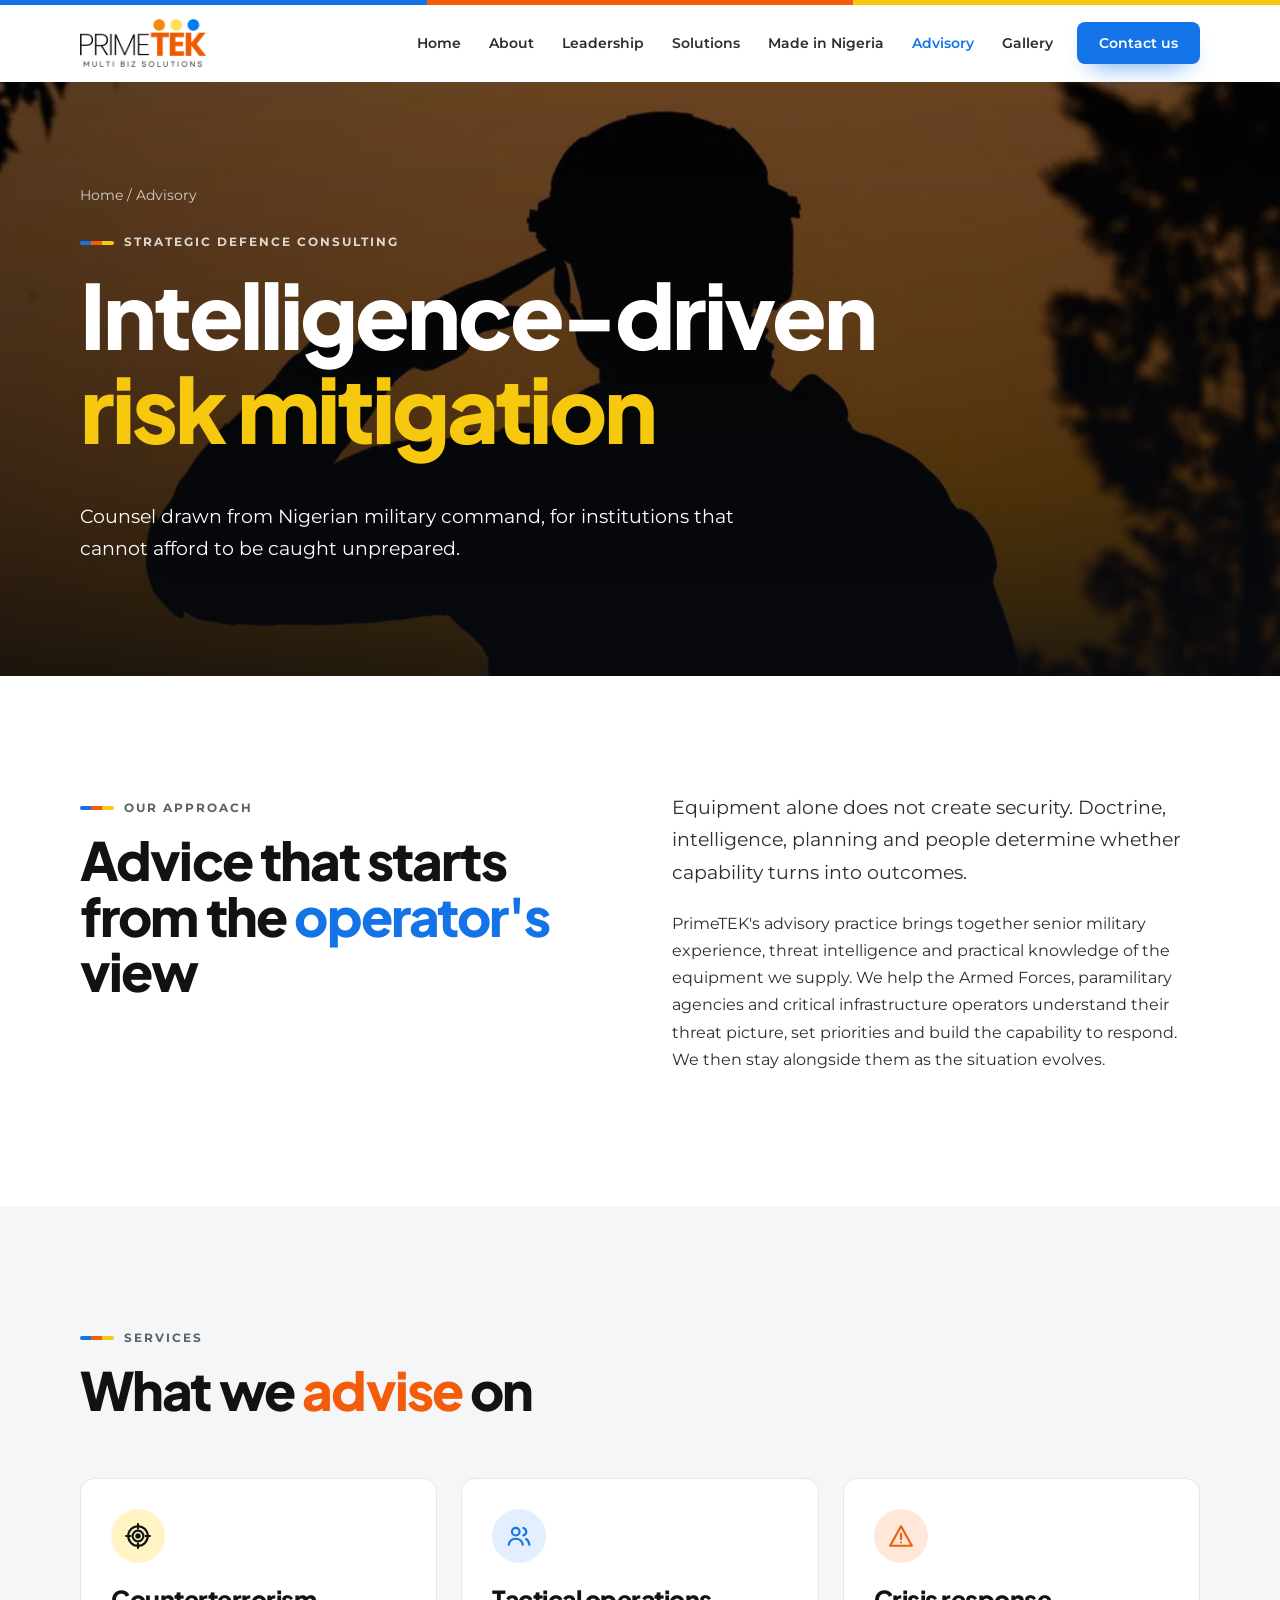
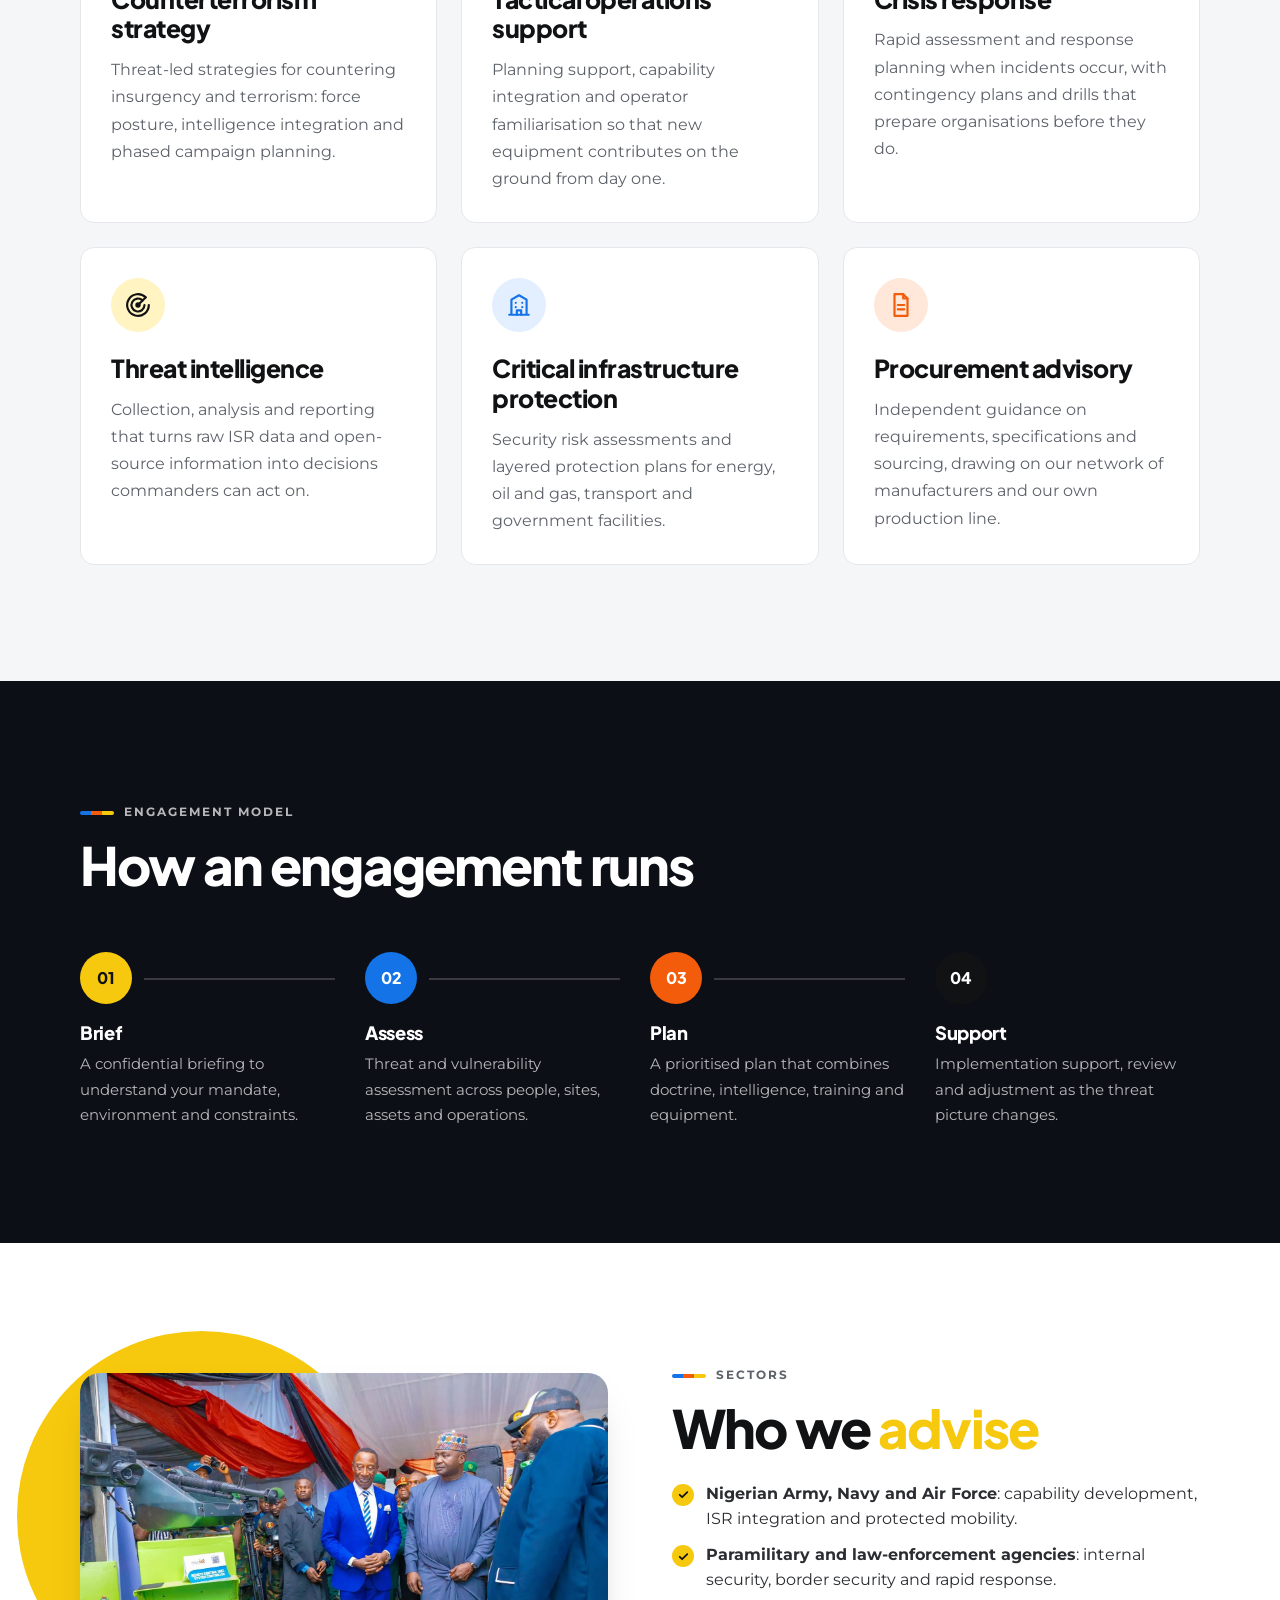
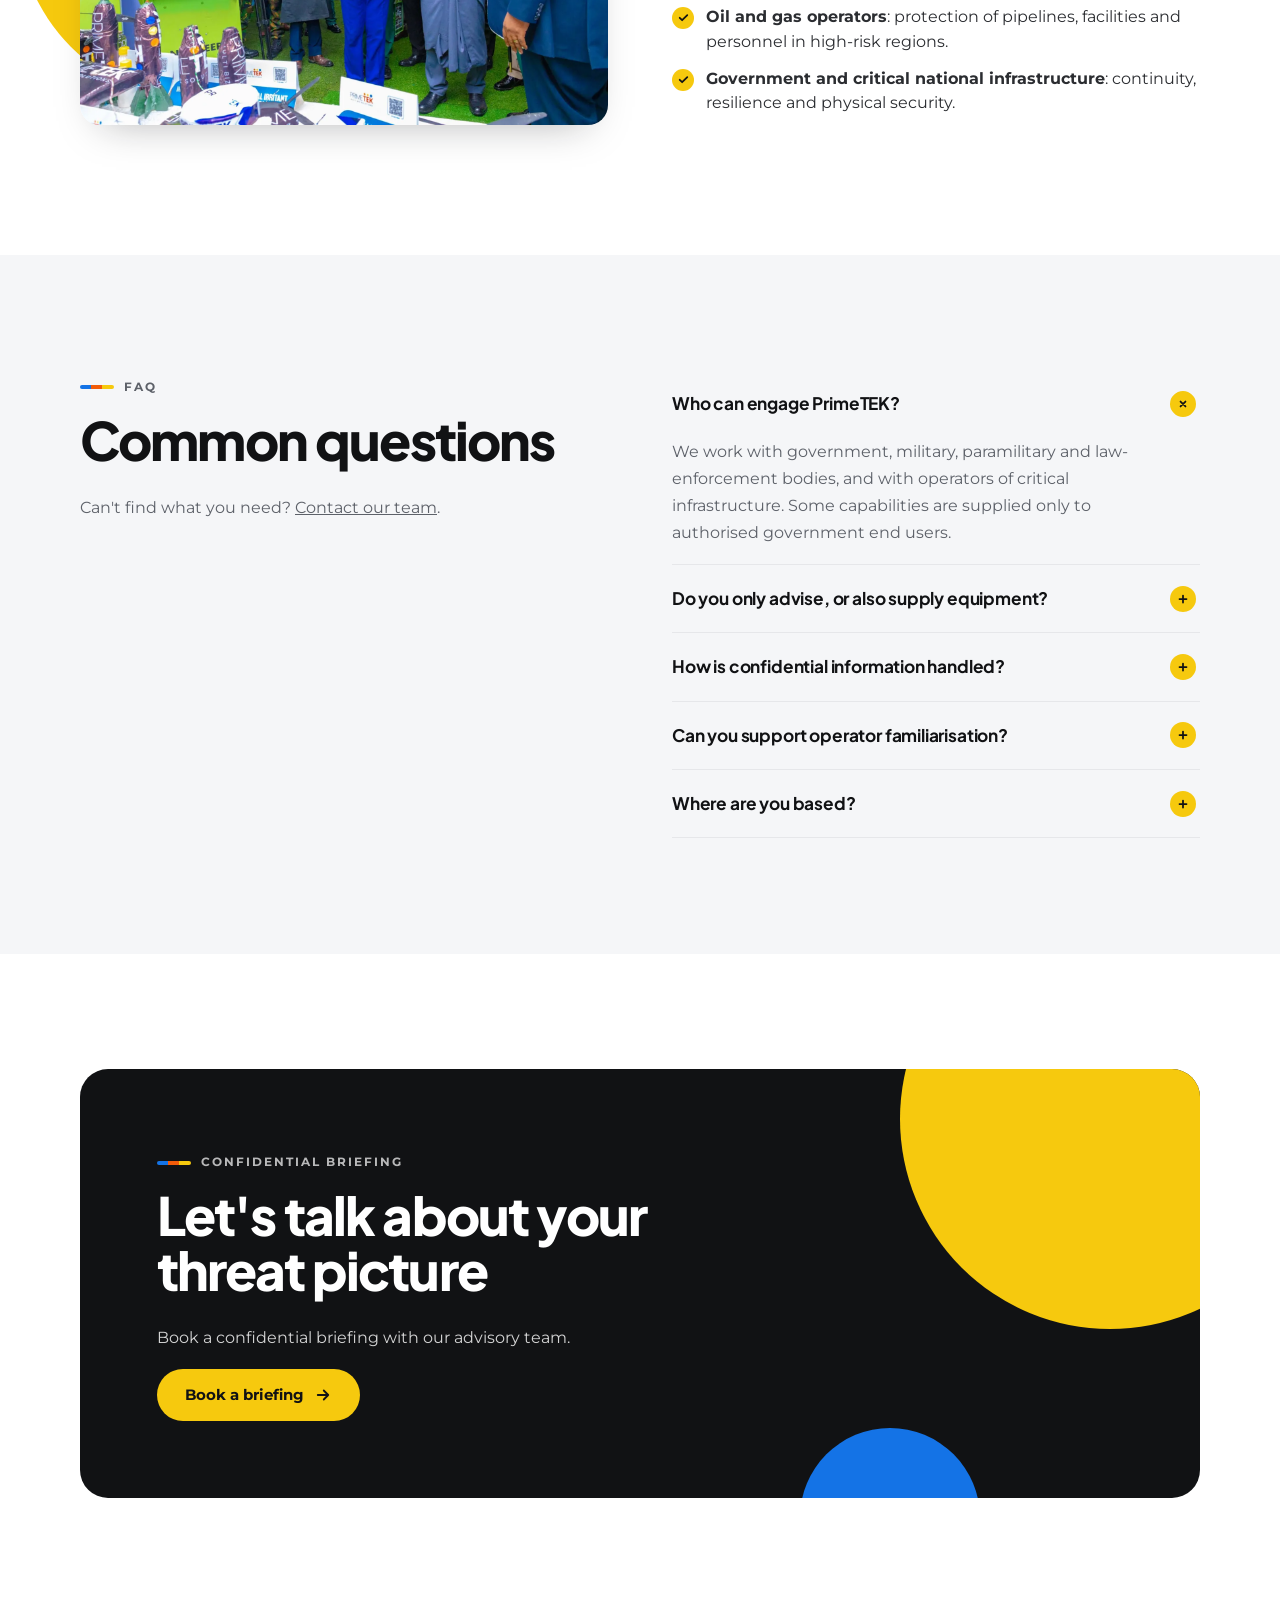
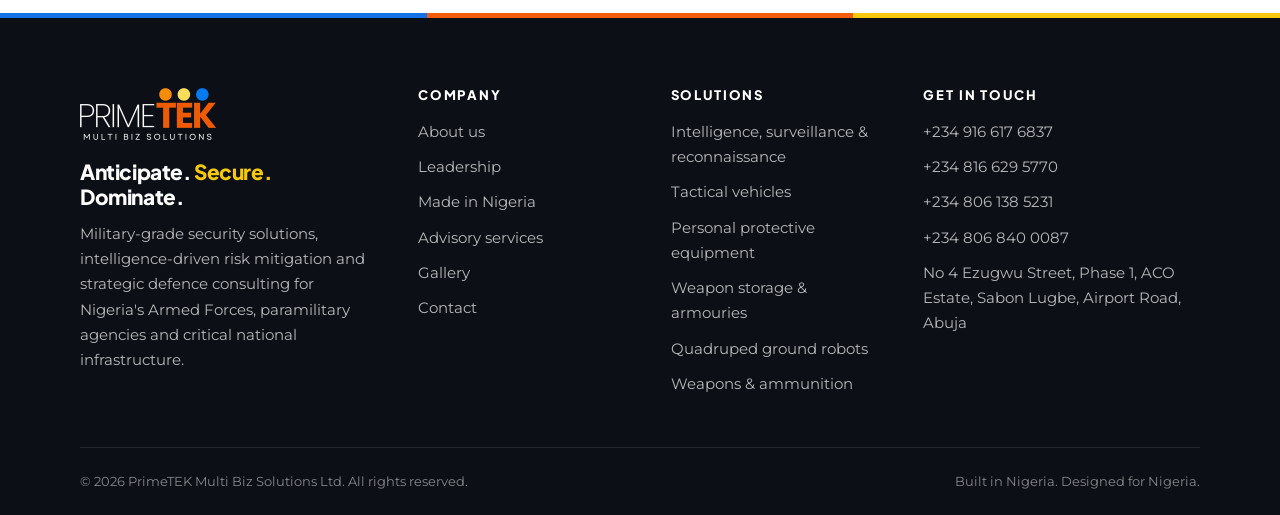
<file: advisory.html>
<!DOCTYPE html>
<html lang="en" class="no-js">
<head>
  <meta charset="utf-8">
  <meta name="viewport" content="width=device-width, initial-scale=1">
  <title>Defence Advisory Services | PrimeTEK Multi Biz Solutions</title>
  <meta name="description" content="Strategic defence consulting from PrimeTEK: counterterrorism strategy, tactical operations support, crisis response, threat intelligence and critical infrastructure protection.">
  <meta name="theme-color" content="#1473e6">
  <meta property="og:type" content="website">
  <meta property="og:site_name" content="PrimeTEK Multi Biz Solutions">
  <meta property="og:title" content="Defence Advisory Services | PrimeTEK Multi Biz Solutions">
  <meta property="og:description" content="Strategic defence consulting from PrimeTEK: counterterrorism strategy, tactical operations support, crisis response, threat intelligence and critical infrastructure protection.">
  <meta property="og:image" content="assets/img/hero-mrap.webp">
  <link rel="icon" href="assets/img/favicon.svg" type="image/svg+xml">
  <link rel="preconnect" href="https://fonts.googleapis.com">
  <link rel="preconnect" href="https://fonts.gstatic.com" crossorigin>
  <link href="https://fonts.googleapis.com/css2?family=Montserrat:wght@400;500;600;700&family=Plus+Jakarta+Sans:wght@600;700;800&display=swap" rel="stylesheet">
  <link rel="stylesheet" href="assets/css/styles.css">
</head>
<body>
  <a class="skip-link" href="#main">Skip to content</a>
  <div class="tri-rule" aria-hidden="true"></div>
  <header class="site-header">
    <div class="wrap">
      <nav class="nav" aria-label="Primary">
        <a class="brand" href="index.html" aria-label="PrimeTEK Multi Biz Solutions home">
          <img src="assets/img/logo.webp" alt="PrimeTEK Multi Biz Solutions" width="544" height="208">
        </a>
        <button class="menu-toggle" aria-label="Menu" aria-expanded="false" aria-controls="nav-links"><span></span></button>
        <ul class="nav-links" id="nav-links">
          <li><a href="index.html">Home</a></li>
          <li><a href="about.html">About</a></li>
          <li><a href="leadership.html">Leadership</a></li>
          <li class="has-sub"><a href="solutions.html">Solutions</a><ul class="sub-menu"><li><a href="anticipate.html"><strong>Anticipate</strong><span>ISR, drones, satellite &amp; early warning</span></a></li><li><a href="secure.html"><strong>Secure</strong><span>Vehicles, watercraft, PPE &amp; armouries</span></a></li><li><a href="dominate.html"><strong>Dominate</strong><span>Robotics, weapons &amp; ammunition</span></a></li></ul></li>
          <li><a href="manufacturing.html">Made in Nigeria</a></li>
          <li><a href="advisory.html" aria-current="page">Advisory</a></li>
          <li><a href="gallery.html">Gallery</a></li>
          <li class="nav-cta"><a class="btn btn-primary" href="contact.html">Contact us</a></li>
        </ul>
      </nav>
    </div>
  </header>

  <main id="main">
    <section class="page-hero has-image" style="background-image:url('assets/img/salute.webp');background-position:center 20%">
      <div class="wrap">
        <p class="breadcrumb"><a href="index.html">Home</a> / Advisory</p>
        <span class="eyebrow">Strategic defence consulting</span>
        <h1>Intelligence-driven <span class="hl-yellow">risk mitigation</span></h1>
        <p class="lead">Counsel drawn from Nigerian military command, for institutions that cannot afford to be caught unprepared.</p>
      </div>
    </section>

    <section class="section">
      <div class="wrap grid-2" style="align-items:start">
        <div class="reveal">
          <span class="eyebrow">Our approach</span>
          <h2>Advice that starts from the <span class="hl-blue">operator's</span> view</h2>
        </div>
        <div class="reveal">
          <p class="lead">Equipment alone does not create security. Doctrine, intelligence, planning and people determine whether capability turns into outcomes.</p>
          <p>PrimeTEK's advisory practice brings together senior military experience, threat intelligence and practical knowledge of the equipment we supply. We help the Armed Forces, paramilitary agencies and critical infrastructure operators understand their threat picture, set priorities and build the capability to respond. We then stay alongside them as the situation evolves.</p>
        </div>
      </div>
    </section>

    <section class="section bg-soft">
      <div class="wrap">
        <div class="section-head reveal">
          <span class="eyebrow">Services</span>
          <h2>What we <span class="hl-orange">advise</span> on</h2>
        </div>
        <div class="grid-3">
          <div class="card reveal"><div class="icon"><svg viewBox="0 0 24 24" fill="none" stroke="currentColor" stroke-width="2" stroke-linecap="round" aria-hidden="true"><circle cx="12" cy="12" r="9"/><circle cx="12" cy="12" r="5"/><circle cx="12" cy="12" r="1.5" fill="currentColor"/><path d="M12 1v4M12 19v4M1 12h4M19 12h4"/></svg></div><h3>Counterterrorism strategy</h3><p class="muted">Threat-led strategies for countering insurgency and terrorism: force posture, intelligence integration and phased campaign planning.</p></div>
          <div class="card reveal"><div class="icon blue"><svg viewBox="0 0 24 24" fill="none" stroke="currentColor" stroke-width="2" stroke-linecap="round" stroke-linejoin="round" aria-hidden="true"><circle cx="9" cy="8" r="3.5"/><path d="M2.5 20c.8-3.6 3.4-5.5 6.5-5.5s5.7 1.9 6.5 5.5"/><path d="M16 4.6a3.5 3.5 0 0 1 0 6.8M18.5 14.8c1.6.8 2.6 2.5 3 5.2"/></svg></div><h3>Tactical operations support</h3><p class="muted">Planning support, capability integration and operator familiarisation so that new equipment contributes on the ground from day one.</p></div>
          <div class="card reveal"><div class="icon orange"><svg viewBox="0 0 24 24" fill="none" stroke="currentColor" stroke-width="2" stroke-linecap="round" stroke-linejoin="round" aria-hidden="true"><path d="M12 3l10 18H2L12 3z"/><path d="M12 10v5M12 18h.01"/></svg></div><h3>Crisis response</h3><p class="muted">Rapid assessment and response planning when incidents occur, with contingency plans and drills that prepare organisations before they do.</p></div>
          <div class="card reveal"><div class="icon"><svg viewBox="0 0 24 24" fill="none" stroke="currentColor" stroke-width="2" stroke-linecap="round" stroke-linejoin="round" aria-hidden="true"><path d="M19.07 4.93A10 10 0 1 0 22 12"/><path d="M16.24 7.76A6 6 0 1 0 18 12"/><path d="M12 12l7-7"/><circle cx="12" cy="12" r="1.5" fill="currentColor"/></svg></div><h3>Threat intelligence</h3><p class="muted">Collection, analysis and reporting that turns raw ISR data and open-source information into decisions commanders can act on.</p></div>
          <div class="card reveal"><div class="icon blue"><svg viewBox="0 0 24 24" fill="none" stroke="currentColor" stroke-width="2" stroke-linecap="round" stroke-linejoin="round" aria-hidden="true"><path d="M3 21h18M5 21V7l7-4 7 4v14"/><path d="M9 10h.01M15 10h.01M9 14h.01M15 14h.01M10 21v-4h4v4"/></svg></div><h3>Critical infrastructure protection</h3><p class="muted">Security risk assessments and layered protection plans for energy, oil and gas, transport and government facilities.</p></div>
          <div class="card reveal"><div class="icon orange"><svg viewBox="0 0 24 24" fill="none" stroke="currentColor" stroke-width="2" stroke-linecap="round" stroke-linejoin="round" aria-hidden="true"><path d="M6 2h8l4 4v16H6z"/><path d="M14 2v4h4M9 12h6M9 16h6"/></svg></div><h3>Procurement advisory</h3><p class="muted">Independent guidance on requirements, specifications and sourcing, drawing on our network of manufacturers and our own production line.</p></div>
        </div>
      </div>
    </section>

    <section class="section bg-night on-dark">
      <div class="wrap">
        <div class="section-head reveal">
          <span class="eyebrow">Engagement model</span>
          <h2>How an engagement runs</h2>
        </div>
        <ol class="process reveal">
          <li><h3>Brief</h3><p>A confidential briefing to understand your mandate, environment and constraints.</p></li>
          <li><h3>Assess</h3><p>Threat and vulnerability assessment across people, sites, assets and operations.</p></li>
          <li><h3>Plan</h3><p>A prioritised plan that combines doctrine, intelligence, training and equipment.</p></li>
          <li><h3>Support</h3><p>Implementation support, review and adjustment as the threat picture changes.</p></li>
        </ol>
      </div>
    </section>

    <section class="section">
      <div class="wrap grid-2">
        <div class="media reveal">
          <span class="circle circle-yellow tl"></span>
          <img class="photo" src="assets/img/gallery-hero.webp" alt="PrimeTEK leadership with senior government and military officials" loading="lazy" width="1600" height="1067">
        </div>
        <div class="reveal">
          <span class="eyebrow">Sectors</span>
          <h2>Who we <span class="hl-yellow">advise</span></h2>
          <ul class="checks">
            <li><strong>Nigerian Army, Navy and Air Force</strong>: capability development, ISR integration and protected mobility.</li>
            <li><strong>Paramilitary and law-enforcement agencies</strong>: internal security, border security and rapid response.</li>
            <li><strong>Oil and gas operators</strong>: protection of pipelines, facilities and personnel in high-risk regions.</li>
            <li><strong>Government and critical national infrastructure</strong>: continuity, resilience and physical security.</li>
          </ul>
        </div>
      </div>
    </section>

    <section class="section bg-soft">
      <div class="wrap grid-2" style="align-items:start">
        <div class="reveal">
          <span class="eyebrow">FAQ</span>
          <h2>Common questions</h2>
          <p class="muted">Can't find what you need? <a href="contact.html">Contact our team</a>.</p>
        </div>
        <div class="faq reveal">
          <details open><summary>Who can engage PrimeTEK?</summary><p>We work with government, military, paramilitary and law-enforcement bodies, and with operators of critical infrastructure. Some capabilities are supplied only to authorised government end users.</p></details>
          <details><summary>Do you only advise, or also supply equipment?</summary><p>Both. Our advisory work is often the starting point for a capability programme that includes ISR, protected mobility, PPE, armouries and locally manufactured equipment, but we also run standalone advisory engagements.</p></details>
          <details><summary>How is confidential information handled?</summary><p>Engagements are handled on a need-to-know basis, and we sign confidentiality agreements as standard. Sensitive discussions take place in person or over agreed secure channels.</p></details>
          <details><summary>Can you support operator familiarisation?</summary><p>Yes. We support the handover of equipment with operator familiarisation, maintenance guidance and after-sales support so capability stays mission-ready.</p></details>
          <details><summary>Where are you based?</summary><p>Our main office is at No 4 Ezugwu Street, Phase 1, ACO Estate, Sabon Lugbe, Airport Road, Abuja, with a branch office at El-panthomath Park, 14B Accra Street, Wuse Zone 5, Abuja FCT.</p></details>
        </div>
      </div>
    </section>

    <section class="section cta-band">
      <div class="wrap">
        <div class="inner on-dark reveal">
          <span class="circle circle-yellow"></span>
          <span class="circle circle-blue"></span>
          <span class="eyebrow">Confidential briefing</span>
          <h2>Let's talk about your threat picture</h2>
          <p>Book a confidential briefing with our advisory team.</p>
          <div class="btn-row"><a class="btn btn-yellow" href="contact.html?topic=advisory">Book a briefing <svg viewBox="0 0 24 24" fill="none" stroke="currentColor" stroke-width="2.4" stroke-linecap="round" stroke-linejoin="round" aria-hidden="true"><path d="M5 12h14M13 6l6 6-6 6"/></svg></a></div>
        </div>
      </div>
    </section>
  </main>

  <footer class="site-footer">
    <div class="tri-rule" aria-hidden="true"></div>
    <div class="wrap">
      <div class="footer-grid">
        <div class="footer-brand">
          <img src="assets/img/logo-white.webp" alt="PrimeTEK Multi Biz Solutions" width="544" height="208">
          <p class="motto"><span>Anticipate.</span> <span>Secure.</span> <span>Dominate.</span></p>
          <p>Military-grade security solutions, intelligence-driven risk mitigation and strategic defence consulting for Nigeria's Armed Forces, paramilitary agencies and critical national infrastructure.</p>
        </div>
        <div>
          <h4>Company</h4>
          <ul>
            <li><a href="about.html">About us</a></li>
            <li><a href="leadership.html">Leadership</a></li>
            <li><a href="manufacturing.html">Made in Nigeria</a></li>
            <li><a href="advisory.html">Advisory services</a></li>
            <li><a href="gallery.html">Gallery</a></li>
            <li><a href="contact.html">Contact</a></li>
          </ul>
        </div>
        <div>
          <h4>Solutions</h4>
          <ul>
            <li><a href="anticipate.html">Intelligence, surveillance &amp; reconnaissance</a></li>
            <li><a href="secure.html#vehicles">Tactical vehicles</a></li>
            <li><a href="secure.html#ppe">Personal protective equipment</a></li>
            <li><a href="secure.html#armouries">Weapon storage &amp; armouries</a></li>
            <li><a href="dominate.html#robotics">Quadruped ground robots</a></li>
            <li><a href="dominate.html#weapons">Weapons &amp; ammunition</a></li>
          </ul>
        </div>
        <div>
          <h4>Get in touch</h4>
          <ul>
            <li><a href="tel:+2349166176837">+234 916 617 6837</a></li>
            <li><a href="tel:+2348166295770">+234 816 629 5770</a></li>
            <li><a href="tel:+2348061385231">+234 806 138 5231</a></li>
            <li><a href="tel:+2348068400087">+234 806 840 0087</a></li>
            <li>No 4 Ezugwu Street, Phase 1, ACO Estate, Sabon Lugbe, Airport Road, Abuja</li>
          </ul>
        </div>
      </div>
      <div class="footer-bottom">
        <span>&copy; <span data-year>2026</span> PrimeTEK Multi Biz Solutions Ltd. All rights reserved.</span>
        <span>Built in Nigeria. Designed for Nigeria.</span>
      </div>
    </div>
  </footer>

  <script src="assets/js/main.js" defer></script>
</body>
</html>
</file>
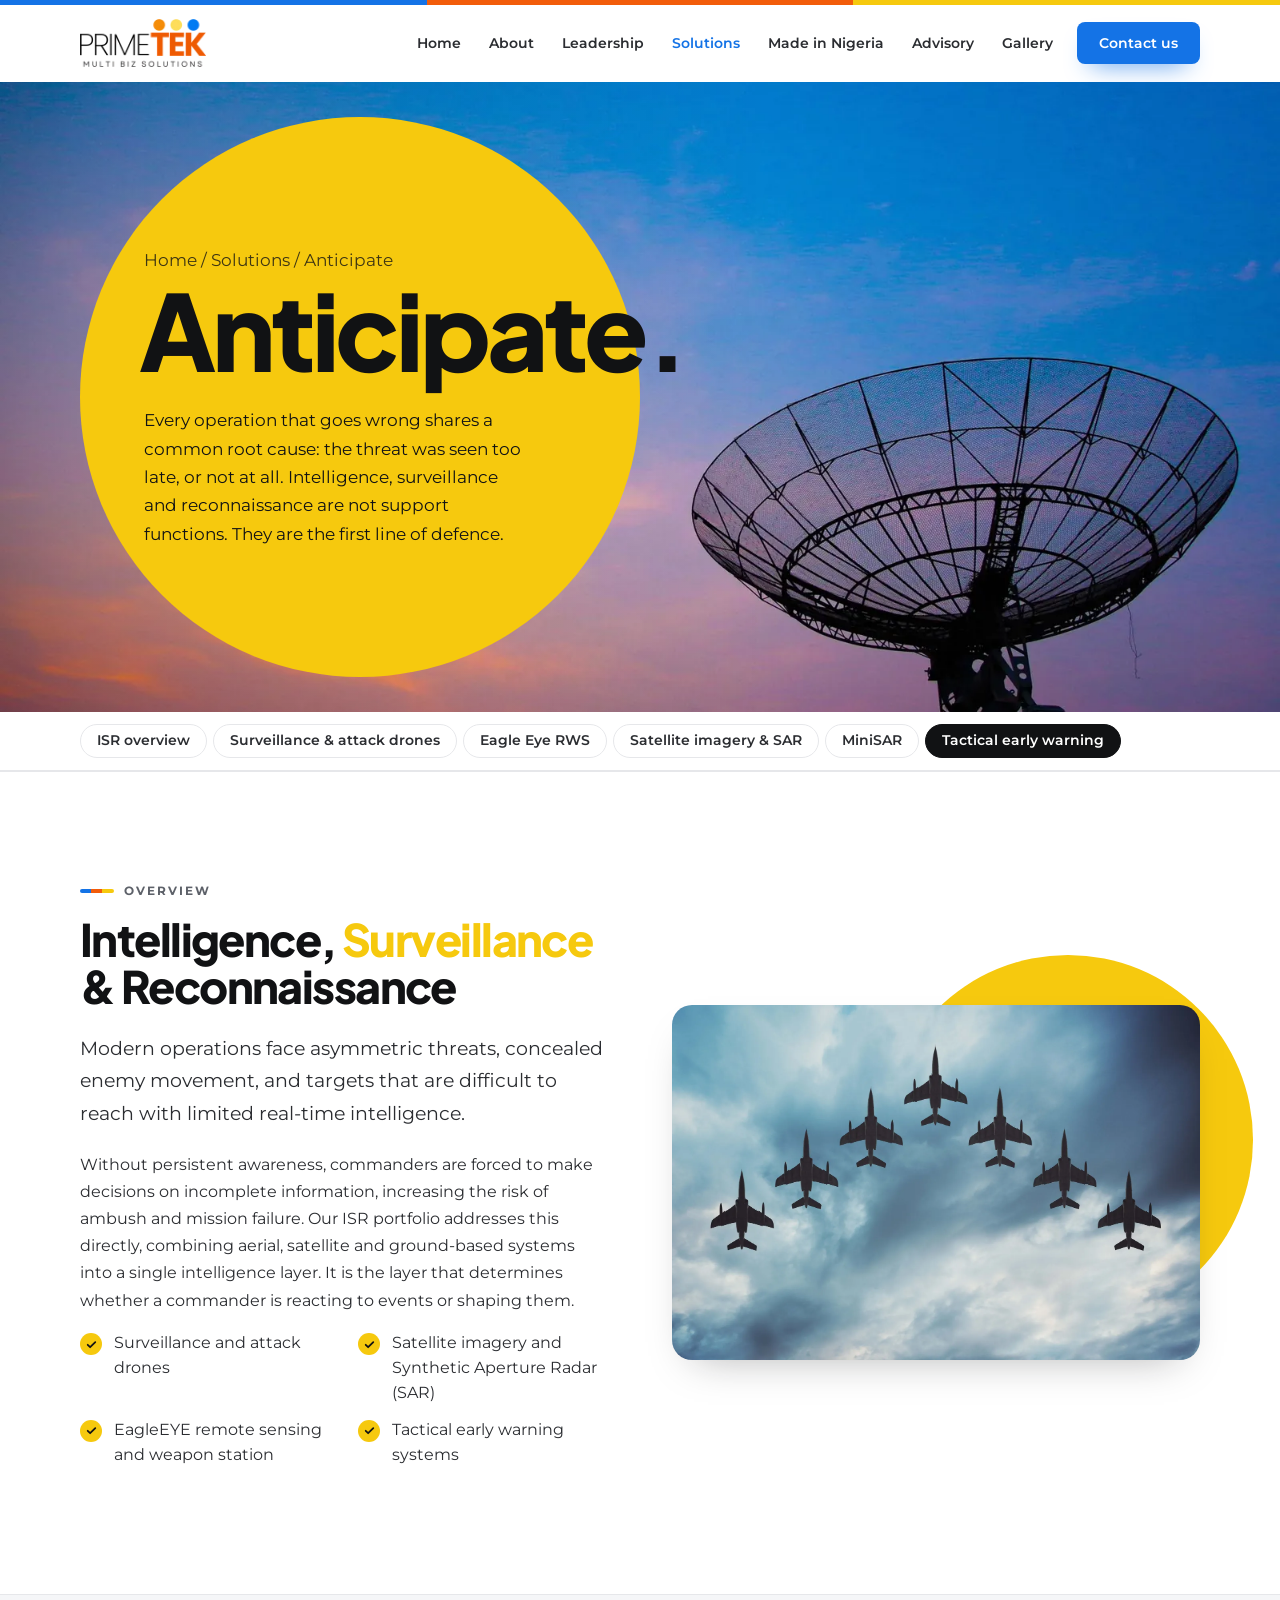
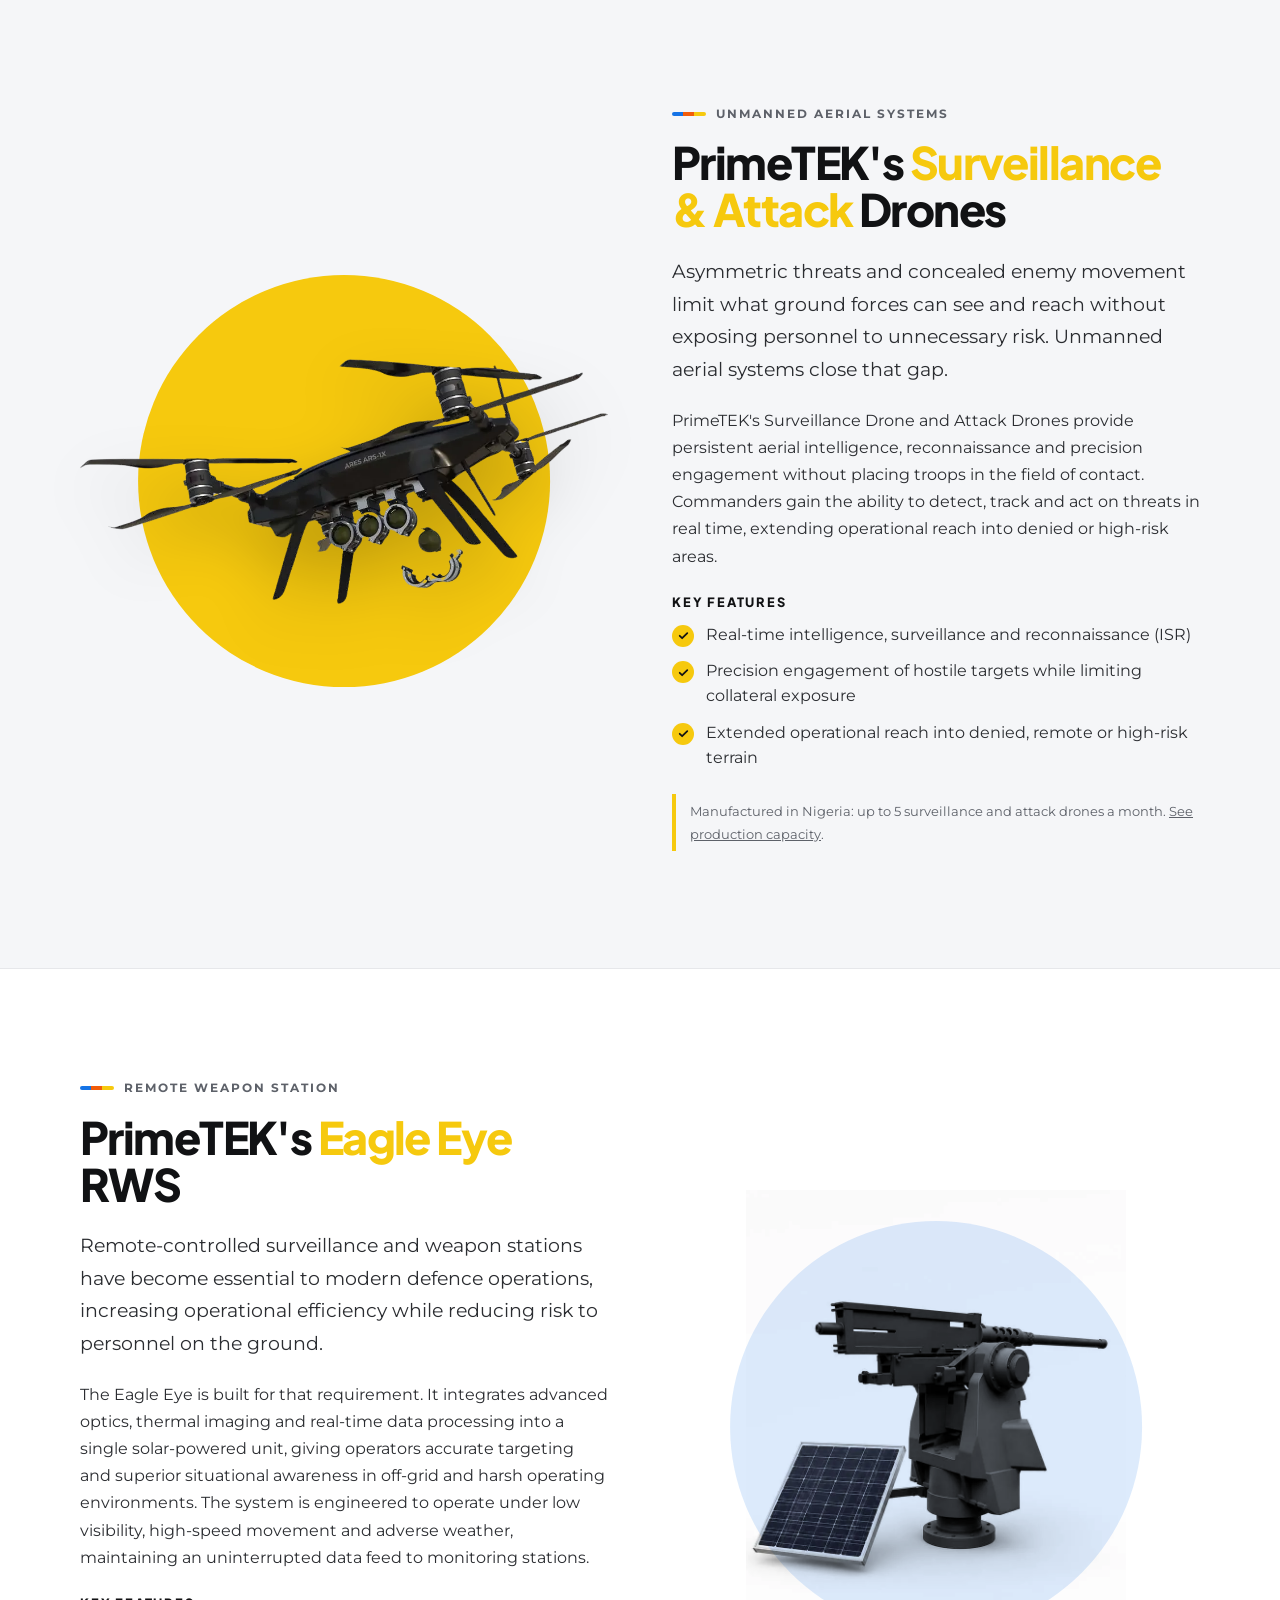
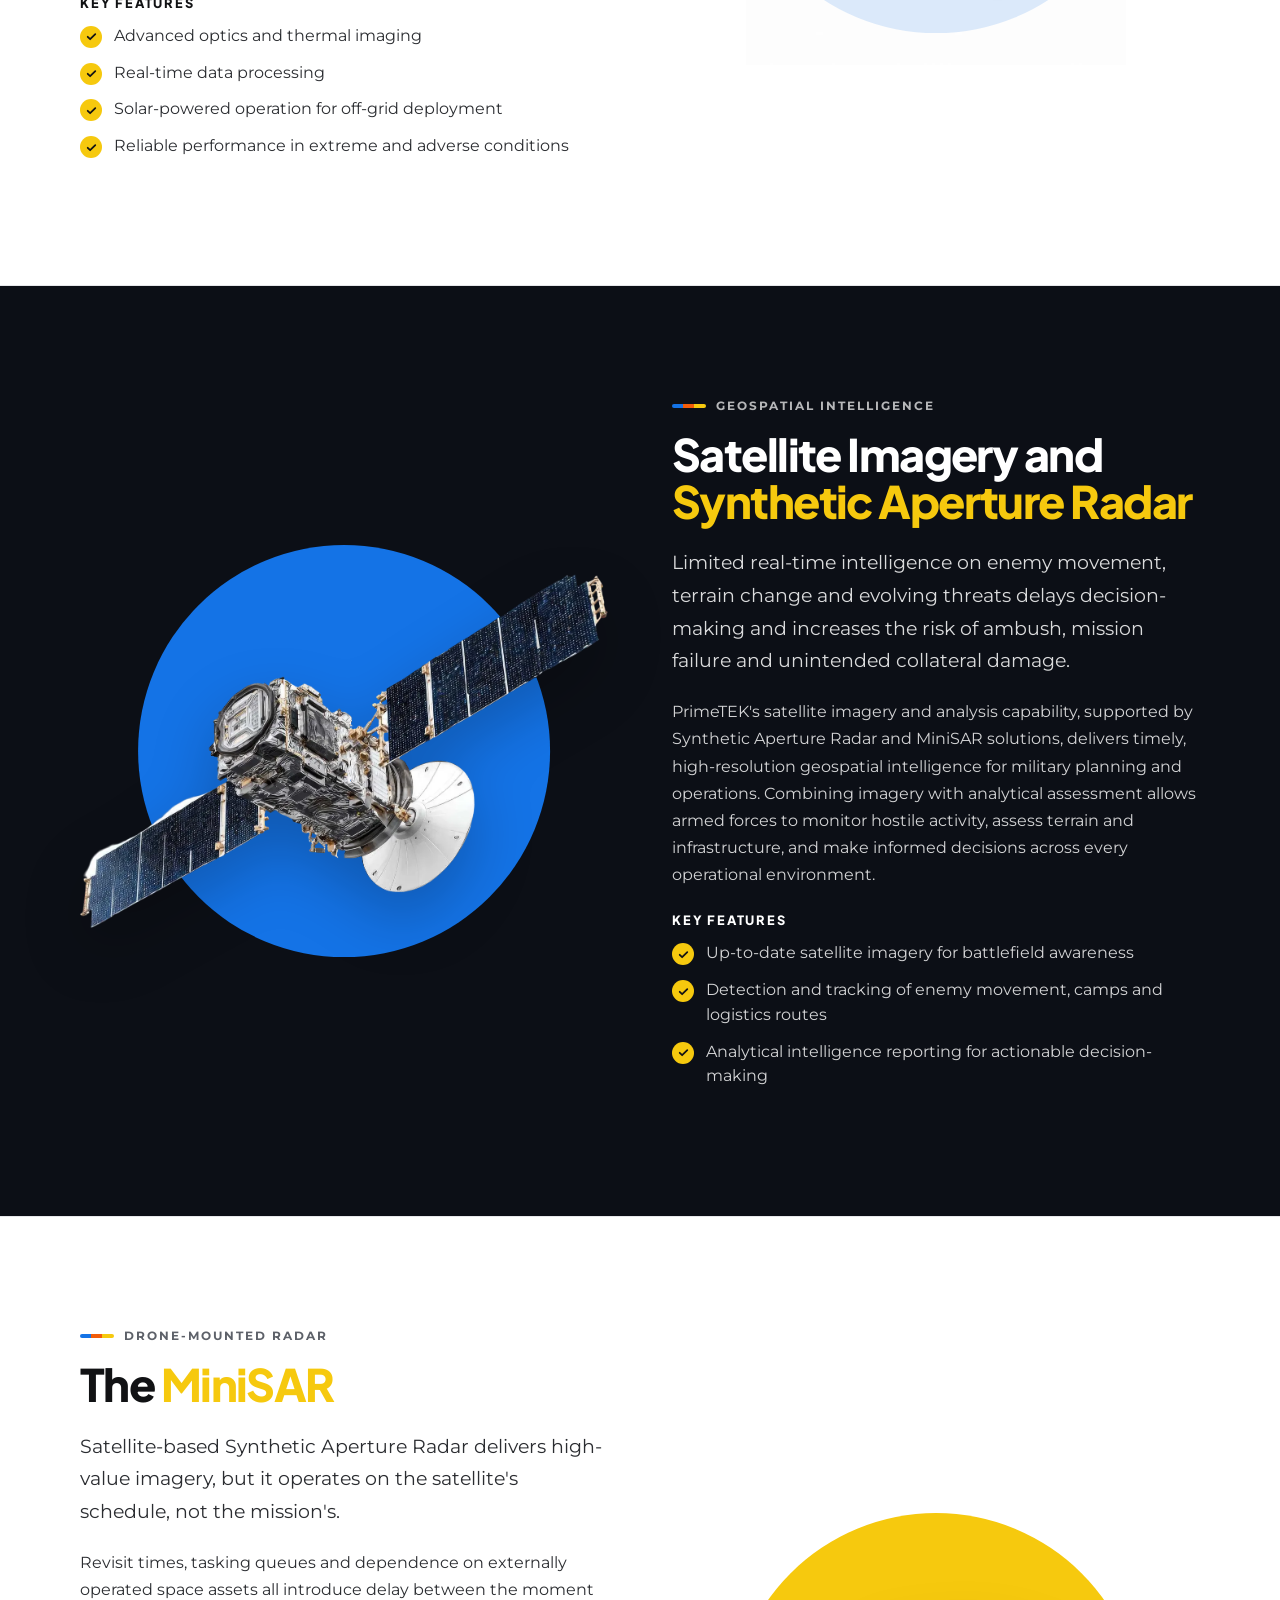
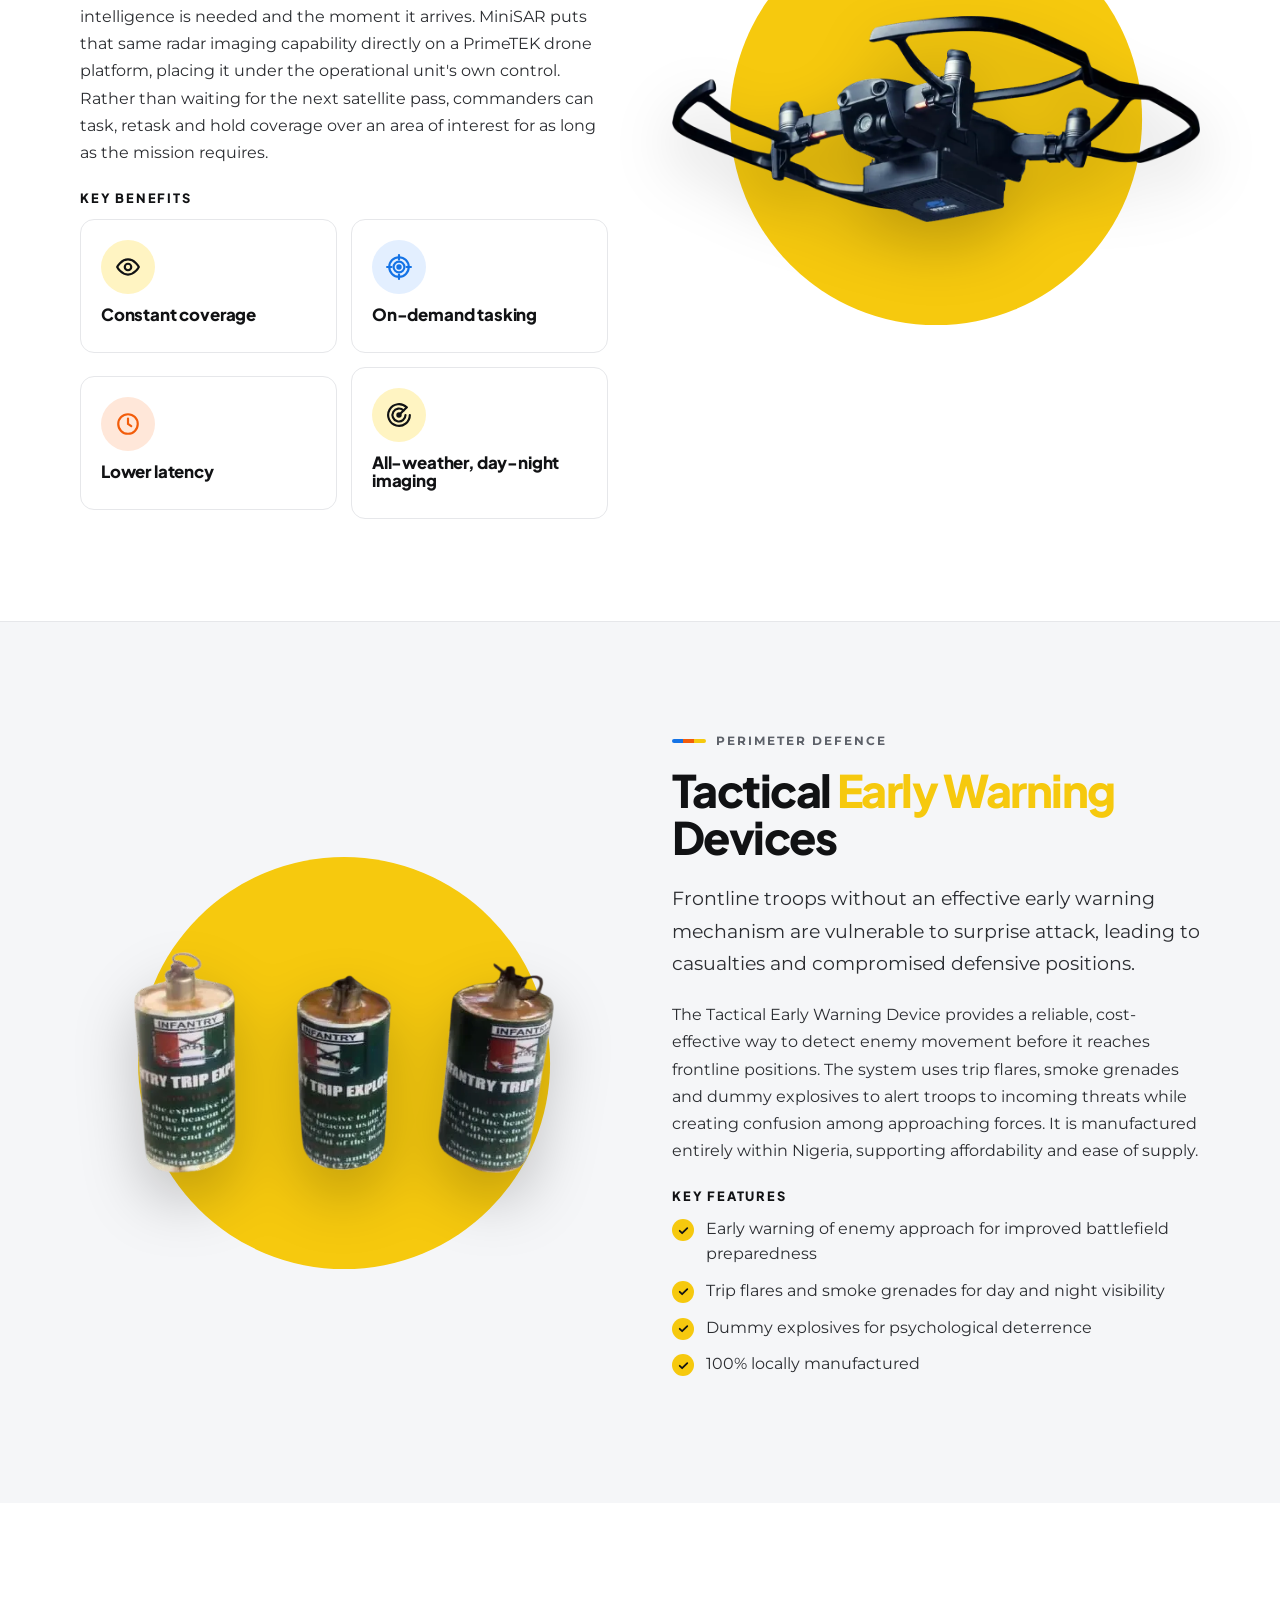
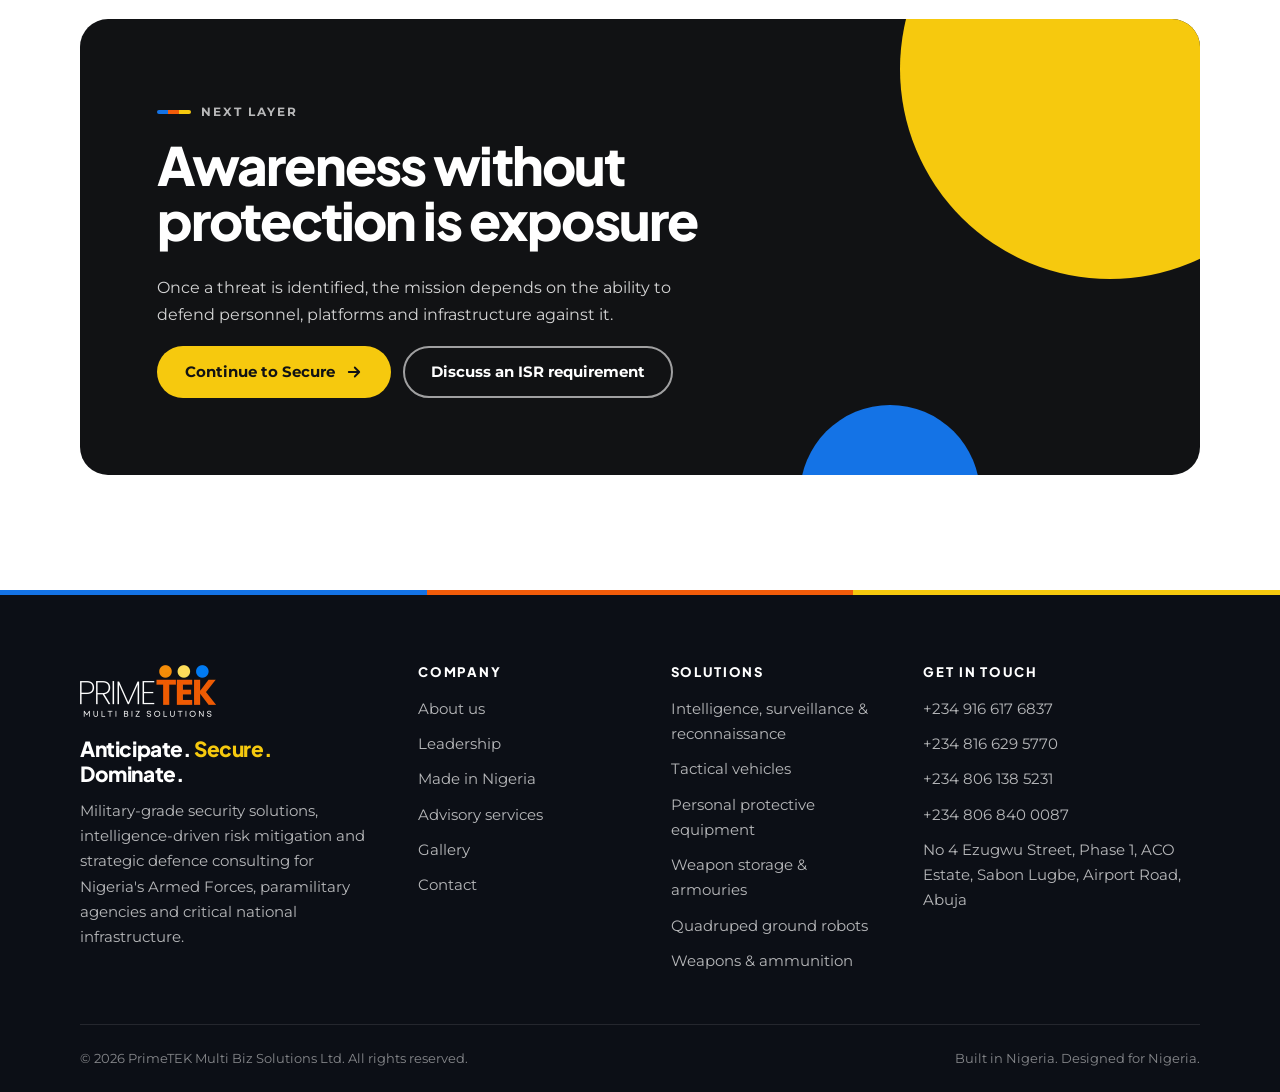
<file: anticipate.html>
<!DOCTYPE html>
<html lang="en" class="no-js">
<head>
  <meta charset="utf-8">
  <meta name="viewport" content="width=device-width, initial-scale=1">
  <title>Anticipate: Intelligence, Surveillance &amp; Reconnaissance | PrimeTEK</title>
  <meta name="description" content="PrimeTEK's ISR portfolio: surveillance and attack drones, Eagle Eye remote weapon station, satellite imagery and SAR, MiniSAR and tactical early warning devices.">
  <meta name="theme-color" content="#1473e6">
  <meta property="og:type" content="website">
  <meta property="og:site_name" content="PrimeTEK Multi Biz Solutions">
  <meta property="og:title" content="Anticipate: Intelligence, Surveillance &amp; Reconnaissance | PrimeTEK">
  <meta property="og:description" content="PrimeTEK's ISR portfolio: surveillance and attack drones, Eagle Eye remote weapon station, satellite imagery and SAR, MiniSAR and tactical early warning devices.">
  <meta property="og:image" content="assets/img/hero-mrap.webp">
  <link rel="icon" href="assets/img/favicon.svg" type="image/svg+xml">
  <link rel="preconnect" href="https://fonts.googleapis.com">
  <link rel="preconnect" href="https://fonts.gstatic.com" crossorigin>
  <link href="https://fonts.googleapis.com/css2?family=Montserrat:wght@400;500;600;700&family=Plus+Jakarta+Sans:wght@600;700;800&display=swap" rel="stylesheet">
  <link rel="stylesheet" href="assets/css/styles.css">
</head>
<body>
  <a class="skip-link" href="#main">Skip to content</a>
  <div class="tri-rule" aria-hidden="true"></div>
  <header class="site-header">
    <div class="wrap">
      <nav class="nav" aria-label="Primary">
        <a class="brand" href="index.html" aria-label="PrimeTEK Multi Biz Solutions home">
          <img src="assets/img/logo.webp" alt="PrimeTEK Multi Biz Solutions" width="544" height="208">
        </a>
        <button class="menu-toggle" aria-label="Menu" aria-expanded="false" aria-controls="nav-links"><span></span></button>
        <ul class="nav-links" id="nav-links">
          <li><a href="index.html">Home</a></li>
          <li><a href="about.html">About</a></li>
          <li><a href="leadership.html">Leadership</a></li>
          <li class="has-sub"><a href="solutions.html" aria-current="page">Solutions</a><ul class="sub-menu"><li><a href="anticipate.html" aria-current="page"><strong>Anticipate</strong><span>ISR, drones, satellite &amp; early warning</span></a></li><li><a href="secure.html"><strong>Secure</strong><span>Vehicles, watercraft, PPE &amp; armouries</span></a></li><li><a href="dominate.html"><strong>Dominate</strong><span>Robotics, weapons &amp; ammunition</span></a></li></ul></li>
          <li><a href="manufacturing.html">Made in Nigeria</a></li>
          <li><a href="advisory.html">Advisory</a></li>
          <li><a href="gallery.html">Gallery</a></li>
          <li class="nav-cta"><a class="btn btn-primary" href="contact.html">Contact us</a></li>
        </ul>
      </nav>
    </div>
  </header>

  <main id="main">
    <section class="pillar-hero" style="background-image:url('assets/img/radar-sunset.webp')">
      <div class="wrap">
        <div class="disc yellow reveal">
          <p class="breadcrumb"><a href="index.html">Home</a> / <a href="solutions.html">Solutions</a> / Anticipate</p>
          <h1>Anticipate.</h1>
          <p>Every operation that goes wrong shares a common root cause: the threat was seen too late, or not at all. Intelligence, surveillance and reconnaissance are not support functions. They are the first line of defence.</p>
        </div>
      </div>
    </section>

    <nav class="subnav" aria-label="On this page">
      <div class="wrap">
        <ul>
          <li><a href="#isr">ISR overview</a></li>
          <li><a href="#drones">Surveillance &amp; attack drones</a></li>
          <li><a href="#eagle-eye">Eagle Eye RWS</a></li>
          <li><a href="#satellite">Satellite imagery &amp; SAR</a></li>
          <li><a href="#minisar">MiniSAR</a></li>
          <li><a href="#early-warning">Tactical early warning</a></li>
        </ul>
      </div>
    </nav>

    <section class="product" id="isr">
      <div class="wrap grid-2">
        <div class="reveal">
          <span class="eyebrow">Overview</span>
          <h2>Intelligence, <span class="hl-yellow">Surveillance</span> &amp; Reconnaissance</h2>
          <p class="lead">Modern operations face asymmetric threats, concealed enemy movement, and targets that are difficult to reach with limited real-time intelligence.</p>
          <p>Without persistent awareness, commanders are forced to make decisions on incomplete information, increasing the risk of ambush and mission failure. Our ISR portfolio addresses this directly, combining aerial, satellite and ground-based systems into a single intelligence layer. It is the layer that determines whether a commander is reacting to events or shaping them.</p>
          <ul class="checks two-col">
            <li>Surveillance and attack drones</li>
            <li>Satellite imagery and Synthetic Aperture Radar (SAR)</li>
            <li>EagleEYE remote sensing and weapon station</li>
            <li>Tactical early warning systems</li>
          </ul>
        </div>
        <div class="media reveal">
          <span class="circle circle-yellow tr"></span>
          <img class="photo" src="assets/img/jets.webp" alt="Formation of fighter jets against a cloudy sky" loading="lazy" width="1600" height="1077">
        </div>
      </div>
    </section>

    <section class="product flip bg-soft" id="drones">
      <div class="wrap grid-2">
        <div class="reveal">
          <span class="eyebrow">Unmanned aerial systems</span>
          <h2>PrimeTEK's <span class="hl-yellow">Surveillance &amp; Attack</span> Drones</h2>
          <p class="lead">Asymmetric threats and concealed enemy movement limit what ground forces can see and reach without exposing personnel to unnecessary risk. Unmanned aerial systems close that gap.</p>
          <p>PrimeTEK's Surveillance Drone and Attack Drones provide persistent aerial intelligence, reconnaissance and precision engagement without placing troops in the field of contact. Commanders gain the ability to detect, track and act on threats in real time, extending operational reach into denied or high-risk areas.</p>
          <span class="label">Key features</span>
          <ul class="checks">
            <li>Real-time intelligence, surveillance and reconnaissance (ISR)</li>
            <li>Precision engagement of hostile targets while limiting collateral exposure</li>
            <li>Extended operational reach into denied, remote or high-risk terrain</li>
          </ul>
          <p class="notice">Manufactured in Nigeria: up to 5 surveillance and attack drones a month. <a href="manufacturing.html">See production capacity</a>.</p>
        </div>
        <div class="media cutout reveal">
          <span class="circle circle-yellow"></span>
          <img src="assets/img/drone-attack.webp" alt="PrimeTEK surveillance and attack drone" loading="lazy" width="930" height="431">
        </div>
      </div>
    </section>

    <section class="product" id="eagle-eye">
      <div class="wrap grid-2">
        <div class="reveal">
          <span class="eyebrow">Remote weapon station</span>
          <h2>PrimeTEK's <span class="hl-yellow">Eagle Eye</span> RWS</h2>
          <p class="lead">Remote-controlled surveillance and weapon stations have become essential to modern defence operations, increasing operational efficiency while reducing risk to personnel on the ground.</p>
          <p>The Eagle Eye is built for that requirement. It integrates advanced optics, thermal imaging and real-time data processing into a single solar-powered unit, giving operators accurate targeting and superior situational awareness in off-grid and harsh operating environments. The system is engineered to operate under low visibility, high-speed movement and adverse weather, maintaining an uninterrupted data feed to monitoring stations.</p>
          <span class="label">Key features</span>
          <ul class="checks">
            <li>Advanced optics and thermal imaging</li>
            <li>Real-time data processing</li>
            <li>Solar-powered operation for off-grid deployment</li>
            <li>Reliable performance in extreme and adverse conditions</li>
          </ul>
        </div>
        <div class="media cutout on-white reveal">
          <span class="circle circle-blue" style="opacity:.14"></span>
          <img src="assets/img/eagle-eye.webp" alt="Eagle Eye remote weapon station with solar panel" loading="lazy" width="786" height="982" style="max-width:380px">
        </div>
      </div>
    </section>

    <section class="product flip bg-night on-dark" id="satellite">
      <div class="wrap grid-2">
        <div class="reveal">
          <span class="eyebrow">Geospatial intelligence</span>
          <h2>Satellite Imagery and <span class="hl-yellow">Synthetic Aperture Radar</span></h2>
          <p class="lead" style="color:rgba(255,255,255,.85)">Limited real-time intelligence on enemy movement, terrain change and evolving threats delays decision-making and increases the risk of ambush, mission failure and unintended collateral damage.</p>
          <p>PrimeTEK's satellite imagery and analysis capability, supported by Synthetic Aperture Radar and MiniSAR solutions, delivers timely, high-resolution geospatial intelligence for military planning and operations. Combining imagery with analytical assessment allows armed forces to monitor hostile activity, assess terrain and infrastructure, and make informed decisions across every operational environment.</p>
          <span class="label" style="color:#fff">Key features</span>
          <ul class="checks">
            <li>Up-to-date satellite imagery for battlefield awareness</li>
            <li>Detection and tracking of enemy movement, camps and logistics routes</li>
            <li>Analytical intelligence reporting for actionable decision-making</li>
          </ul>
        </div>
        <div class="media cutout reveal">
          <span class="circle circle-blue"></span>
          <img src="assets/img/satellite.webp" alt="Earth observation satellite with solar arrays" loading="lazy" width="1297" height="868">
        </div>
      </div>
    </section>

    <section class="product" id="minisar">
      <div class="wrap grid-2">
        <div class="reveal">
          <span class="eyebrow">Drone-mounted radar</span>
          <h2>The <span class="hl-yellow">MiniSAR</span></h2>
          <p class="lead">Satellite-based Synthetic Aperture Radar delivers high-value imagery, but it operates on the satellite's schedule, not the mission's.</p>
          <p>Revisit times, tasking queues and dependence on externally operated space assets all introduce delay between the moment intelligence is needed and the moment it arrives. MiniSAR puts that same radar imaging capability directly on a PrimeTEK drone platform, placing it under the operational unit's own control. Rather than waiting for the next satellite pass, commanders can task, retask and hold coverage over an area of interest for as long as the mission requires.</p>
          <span class="label">Key benefits</span>
          <div class="grid-2" style="gap:14px;grid-template-columns:repeat(2,1fr)">
            <div class="card" style="padding:20px"><div class="icon" style="margin-bottom:12px"><svg viewBox="0 0 24 24" fill="none" stroke="currentColor" stroke-width="2" stroke-linecap="round" stroke-linejoin="round" aria-hidden="true"><path d="M2 12s3.6-7 10-7 10 7 10 7-3.6 7-10 7S2 12 2 12z"/><circle cx="12" cy="12" r="3"/></svg></div><h4>Constant coverage</h4></div>
            <div class="card" style="padding:20px"><div class="icon blue" style="margin-bottom:12px"><svg viewBox="0 0 24 24" fill="none" stroke="currentColor" stroke-width="2" stroke-linecap="round" aria-hidden="true"><circle cx="12" cy="12" r="9"/><circle cx="12" cy="12" r="5"/><circle cx="12" cy="12" r="1.5" fill="currentColor"/><path d="M12 1v4M12 19v4M1 12h4M19 12h4"/></svg></div><h4>On-demand tasking</h4></div>
            <div class="card" style="padding:20px"><div class="icon orange" style="margin-bottom:12px"><svg viewBox="0 0 24 24" fill="none" stroke="currentColor" stroke-width="2" stroke-linecap="round" aria-hidden="true"><circle cx="12" cy="12" r="9"/><path d="M12 7v5l3 2"/></svg></div><h4>Lower latency</h4></div>
            <div class="card" style="padding:20px"><div class="icon" style="margin-bottom:12px"><svg viewBox="0 0 24 24" fill="none" stroke="currentColor" stroke-width="2" stroke-linecap="round" stroke-linejoin="round" aria-hidden="true"><path d="M19.07 4.93A10 10 0 1 0 22 12"/><path d="M16.24 7.76A6 6 0 1 0 18 12"/><path d="M12 12l7-7"/><circle cx="12" cy="12" r="1.5" fill="currentColor"/></svg></div><h4>All-weather, day-night imaging</h4></div>
          </div>
        </div>
        <div class="media cutout reveal">
          <span class="circle circle-yellow"></span>
          <img src="assets/img/minisar.webp" alt="MiniSAR radar payload mounted on a PrimeTEK drone" loading="lazy" width="1201" height="468">
        </div>
      </div>
    </section>

    <section class="product flip bg-soft" id="early-warning">
      <div class="wrap grid-2">
        <div class="reveal">
          <span class="eyebrow">Perimeter defence</span>
          <h2>Tactical <span class="hl-yellow">Early Warning</span> Devices</h2>
          <p class="lead">Frontline troops without an effective early warning mechanism are vulnerable to surprise attack, leading to casualties and compromised defensive positions.</p>
          <p>The Tactical Early Warning Device provides a reliable, cost-effective way to detect enemy movement before it reaches frontline positions. The system uses trip flares, smoke grenades and dummy explosives to alert troops to incoming threats while creating confusion among approaching forces. It is manufactured entirely within Nigeria, supporting affordability and ease of supply.</p>
          <span class="label">Key features</span>
          <ul class="checks">
            <li>Early warning of enemy approach for improved battlefield preparedness</li>
            <li>Trip flares and smoke grenades for day and night visibility</li>
            <li>Dummy explosives for psychological deterrence</li>
            <li>100% locally manufactured</li>
          </ul>
        </div>
        <div class="media cutout reveal">
          <span class="circle circle-yellow"></span>
          <img src="assets/img/tripflares.webp" alt="PrimeTEK trip flare early warning devices" loading="lazy" width="609" height="320" style="max-width:420px">
        </div>
      </div>
    </section>

    <section class="section cta-band">
      <div class="wrap">
        <div class="inner on-dark reveal">
          <span class="circle circle-yellow"></span>
          <span class="circle circle-blue"></span>
          <span class="eyebrow">Next layer</span>
          <h2>Awareness without protection is exposure</h2>
          <p>Once a threat is identified, the mission depends on the ability to defend personnel, platforms and infrastructure against it.</p>
          <div class="btn-row">
            <a class="btn btn-yellow" href="secure.html">Continue to Secure <svg viewBox="0 0 24 24" fill="none" stroke="currentColor" stroke-width="2.4" stroke-linecap="round" stroke-linejoin="round" aria-hidden="true"><path d="M5 12h14M13 6l6 6-6 6"/></svg></a>
            <a class="btn btn-outline" href="contact.html?topic=isr">Discuss an ISR requirement</a>
          </div>
        </div>
      </div>
    </section>
  </main>

  <footer class="site-footer">
    <div class="tri-rule" aria-hidden="true"></div>
    <div class="wrap">
      <div class="footer-grid">
        <div class="footer-brand">
          <img src="assets/img/logo-white.webp" alt="PrimeTEK Multi Biz Solutions" width="544" height="208">
          <p class="motto"><span>Anticipate.</span> <span>Secure.</span> <span>Dominate.</span></p>
          <p>Military-grade security solutions, intelligence-driven risk mitigation and strategic defence consulting for Nigeria's Armed Forces, paramilitary agencies and critical national infrastructure.</p>
        </div>
        <div>
          <h4>Company</h4>
          <ul>
            <li><a href="about.html">About us</a></li>
            <li><a href="leadership.html">Leadership</a></li>
            <li><a href="manufacturing.html">Made in Nigeria</a></li>
            <li><a href="advisory.html">Advisory services</a></li>
            <li><a href="gallery.html">Gallery</a></li>
            <li><a href="contact.html">Contact</a></li>
          </ul>
        </div>
        <div>
          <h4>Solutions</h4>
          <ul>
            <li><a href="anticipate.html">Intelligence, surveillance &amp; reconnaissance</a></li>
            <li><a href="secure.html#vehicles">Tactical vehicles</a></li>
            <li><a href="secure.html#ppe">Personal protective equipment</a></li>
            <li><a href="secure.html#armouries">Weapon storage &amp; armouries</a></li>
            <li><a href="dominate.html#robotics">Quadruped ground robots</a></li>
            <li><a href="dominate.html#weapons">Weapons &amp; ammunition</a></li>
          </ul>
        </div>
        <div>
          <h4>Get in touch</h4>
          <ul>
            <li><a href="tel:+2349166176837">+234 916 617 6837</a></li>
            <li><a href="tel:+2348166295770">+234 816 629 5770</a></li>
            <li><a href="tel:+2348061385231">+234 806 138 5231</a></li>
            <li><a href="tel:+2348068400087">+234 806 840 0087</a></li>
            <li>No 4 Ezugwu Street, Phase 1, ACO Estate, Sabon Lugbe, Airport Road, Abuja</li>
          </ul>
        </div>
      </div>
      <div class="footer-bottom">
        <span>&copy; <span data-year>2026</span> PrimeTEK Multi Biz Solutions Ltd. All rights reserved.</span>
        <span>Built in Nigeria. Designed for Nigeria.</span>
      </div>
    </div>
  </footer>

  <script src="assets/js/main.js" defer></script>
</body>
</html>
</file>
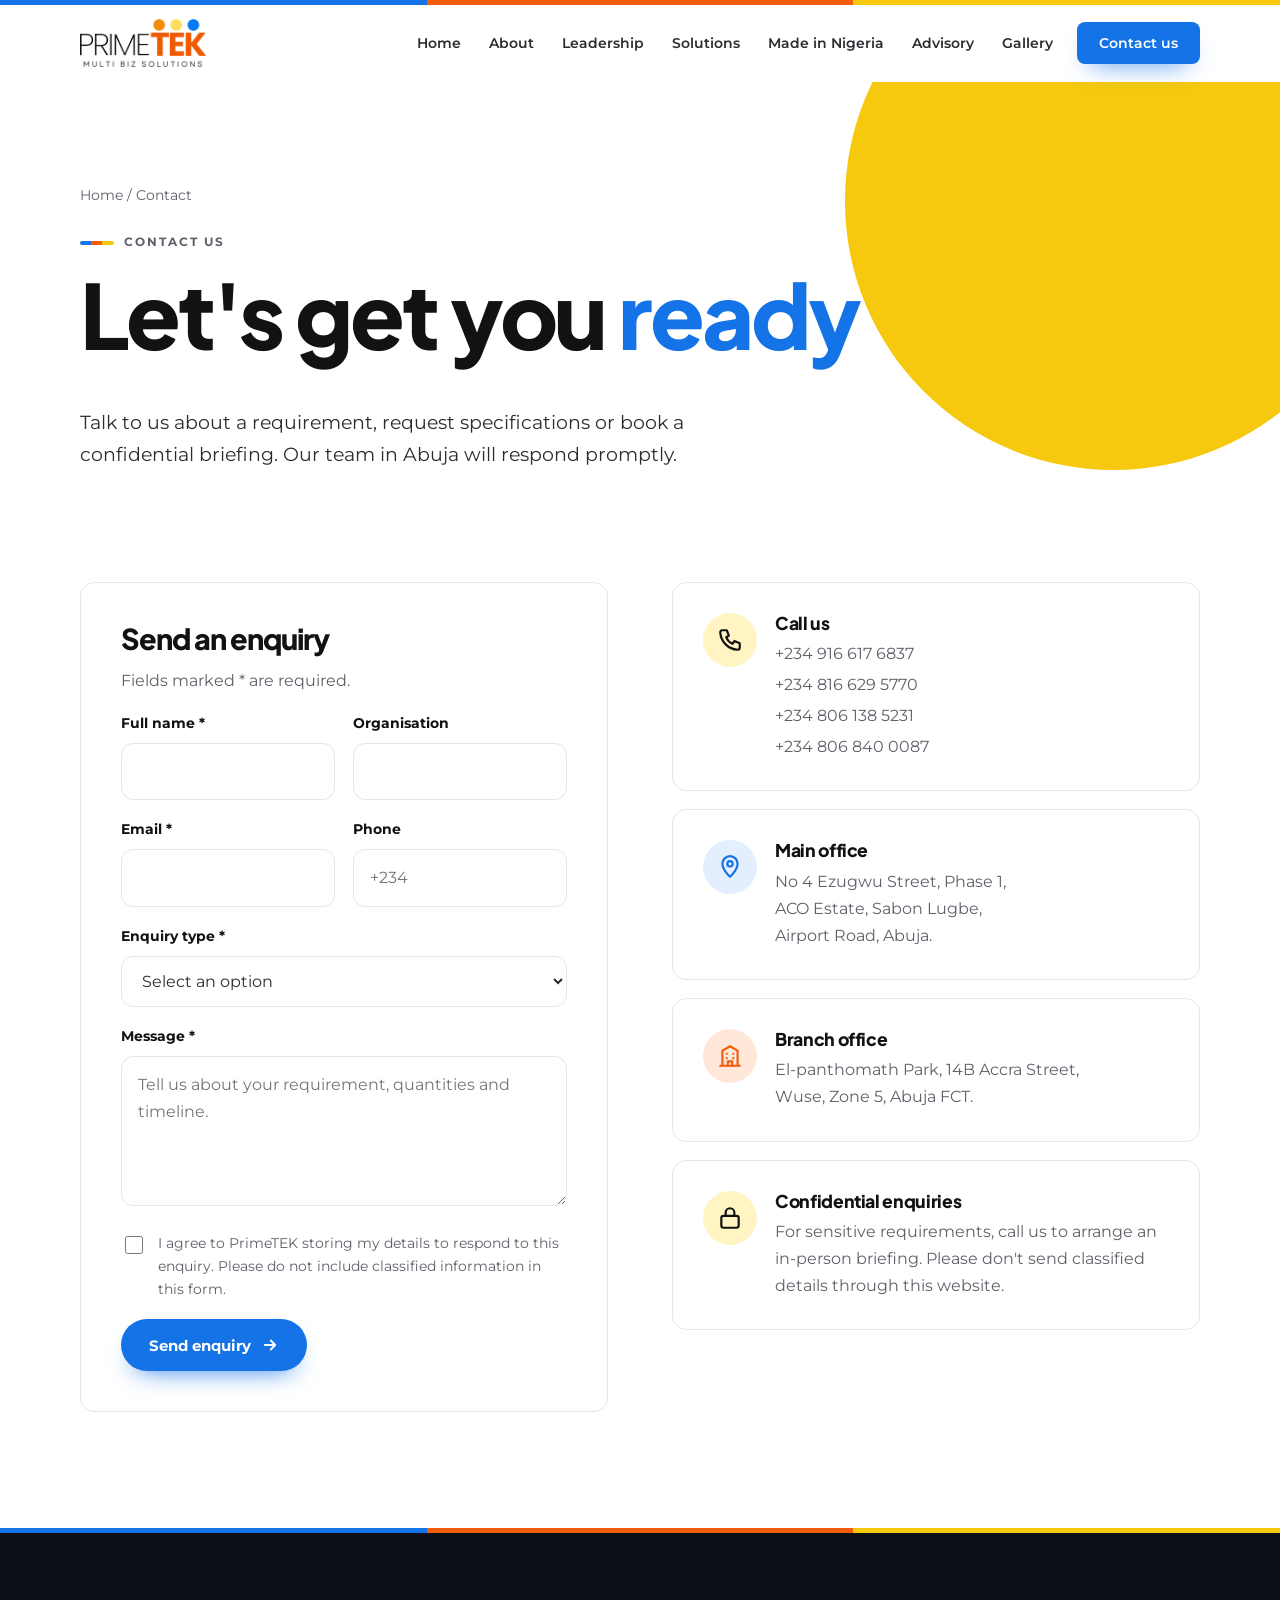
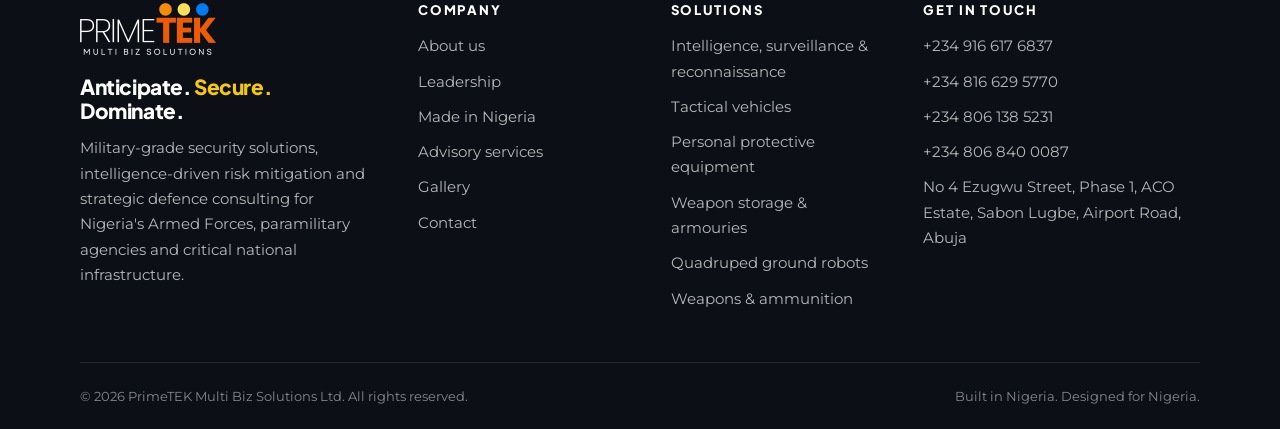
<file: contact.html>
<!DOCTYPE html>
<html lang="en" class="no-js">
<head>
  <meta charset="utf-8">
  <meta name="viewport" content="width=device-width, initial-scale=1">
  <title>Contact Us | PrimeTEK Multi Biz Solutions</title>
  <meta name="description" content="Contact PrimeTEK Multi Biz Solutions in Abuja. Main office at ACO Estate, Sabon Lugbe, Airport Road; branch office at Accra Street, Wuse Zone 5.">
  <meta name="theme-color" content="#1473e6">
  <meta property="og:type" content="website">
  <meta property="og:site_name" content="PrimeTEK Multi Biz Solutions">
  <meta property="og:title" content="Contact Us | PrimeTEK Multi Biz Solutions">
  <meta property="og:description" content="Contact PrimeTEK Multi Biz Solutions in Abuja. Main office at ACO Estate, Sabon Lugbe, Airport Road; branch office at Accra Street, Wuse Zone 5.">
  <meta property="og:image" content="assets/img/hero-mrap.webp">
  <link rel="icon" href="assets/img/favicon.svg" type="image/svg+xml">
  <link rel="preconnect" href="https://fonts.googleapis.com">
  <link rel="preconnect" href="https://fonts.gstatic.com" crossorigin>
  <link href="https://fonts.googleapis.com/css2?family=Montserrat:wght@400;500;600;700&family=Plus+Jakarta+Sans:wght@600;700;800&display=swap" rel="stylesheet">
  <link rel="stylesheet" href="assets/css/styles.css">
</head>
<body>
  <a class="skip-link" href="#main">Skip to content</a>
  <div class="tri-rule" aria-hidden="true"></div>
  <header class="site-header">
    <div class="wrap">
      <nav class="nav" aria-label="Primary">
        <a class="brand" href="index.html" aria-label="PrimeTEK Multi Biz Solutions home">
          <img src="assets/img/logo.webp" alt="PrimeTEK Multi Biz Solutions" width="544" height="208">
        </a>
        <button class="menu-toggle" aria-label="Menu" aria-expanded="false" aria-controls="nav-links"><span></span></button>
        <ul class="nav-links" id="nav-links">
          <li><a href="index.html">Home</a></li>
          <li><a href="about.html">About</a></li>
          <li><a href="leadership.html">Leadership</a></li>
          <li class="has-sub"><a href="solutions.html">Solutions</a><ul class="sub-menu"><li><a href="anticipate.html"><strong>Anticipate</strong><span>ISR, drones, satellite &amp; early warning</span></a></li><li><a href="secure.html"><strong>Secure</strong><span>Vehicles, watercraft, PPE &amp; armouries</span></a></li><li><a href="dominate.html"><strong>Dominate</strong><span>Robotics, weapons &amp; ammunition</span></a></li></ul></li>
          <li><a href="manufacturing.html">Made in Nigeria</a></li>
          <li><a href="advisory.html">Advisory</a></li>
          <li><a href="gallery.html">Gallery</a></li>
          <li class="nav-cta"><a class="btn btn-primary" href="contact.html">Contact us</a></li>
        </ul>
      </nav>
    </div>
  </header>

  <main id="main">
    <section class="page-hero">
      <span class="circle circle-yellow" aria-hidden="true"></span>
      <div class="wrap">
        <p class="breadcrumb"><a href="index.html">Home</a> / Contact</p>
        <span class="eyebrow">Contact us</span>
        <h1>Let's get you <span class="hl-blue">ready</span></h1>
        <p class="lead">Talk to us about a requirement, request specifications or book a confidential briefing. Our team in Abuja will respond promptly.</p>
      </div>
    </section>

    <section class="section" style="padding-top:0">
      <div class="wrap grid-2" style="align-items:start">
        <div class="reveal">
          <div class="card" style="padding:clamp(24px,4vw,40px)">
            <h2 style="font-size:1.8rem">Send an enquiry</h2>
            <p class="muted">Fields marked * are required.</p>
            <form class="form" data-contact-form novalidate>
              <div class="row">
                <div class="field">
                  <label for="name">Full name *</label>
                  <input id="name" name="name" type="text" autocomplete="name" required>
                  <p class="err">Please enter your name.</p>
                </div>
                <div class="field">
                  <label for="org">Organisation</label>
                  <input id="org" name="organisation" type="text" autocomplete="organization">
                </div>
              </div>
              <div class="row">
                <div class="field">
                  <label for="email">Email *</label>
                  <input id="email" name="email" type="email" autocomplete="email" required>
                  <p class="err">Please enter a valid email address.</p>
                </div>
                <div class="field">
                  <label for="phone">Phone</label>
                  <input id="phone" name="phone" type="tel" autocomplete="tel" placeholder="+234">
                </div>
              </div>
              <div class="field">
                <label for="topic">Enquiry type *</label>
                <select id="topic" name="topic" required>
                  <option value="">Select an option</option>
                  <option value="procurement">Procurement &amp; quotations</option>
                  <option value="isr">ISR &amp; surveillance systems</option>
                  <option value="counter-uas">Counter-UAS</option>
                  <option value="vehicles">Vehicles &amp; protected mobility</option>
                  <option value="advisory">Advisory &amp; consulting</option>
                  <option value="partnership">Partnership</option>
                  <option value="media">Media &amp; exhibitions</option>
                  <option value="careers">Careers</option>
                  <option value="other">Other</option>
                </select>
                <p class="err">Please choose an enquiry type.</p>
              </div>
              <div class="field">
                <label for="message">Message *</label>
                <textarea id="message" name="message" required placeholder="Tell us about your requirement, quantities and timeline."></textarea>
                <p class="err">Please enter a message.</p>
              </div>
              <label class="consent">
                <input type="checkbox" name="consent" required>
                <span>I agree to PrimeTEK storing my details to respond to this enquiry. Please do not include classified information in this form.</span>
              </label>
              <button class="btn btn-primary" type="submit" style="justify-self:start">Send enquiry <svg viewBox="0 0 24 24" fill="none" stroke="currentColor" stroke-width="2.4" stroke-linecap="round" stroke-linejoin="round" aria-hidden="true"><path d="M5 12h14M13 6l6 6-6 6"/></svg></button>
              <p class="form-note" tabindex="-1" role="status">Thank you. Your enquiry has been received and a member of our team will be in touch shortly.</p>
            </form>
          </div>
        </div>

        <div class="reveal" style="display:grid;gap:18px">
          <div class="card contact-card">
            <div class="icon"><svg viewBox="0 0 24 24" fill="none" stroke="currentColor" stroke-width="2" stroke-linecap="round" stroke-linejoin="round" aria-hidden="true"><path d="M5 3h4l2 5-2.5 1.5a11 11 0 0 0 6 6L16 13l5 2v4a2 2 0 0 1-2 2A17 17 0 0 1 3 5a2 2 0 0 1 2-2z"/></svg></div>
            <div>
              <h3>Call us</h3>
              <div class="phones">
                <a href="tel:+2349166176837">+234 916 617 6837</a>
                <a href="tel:+2348166295770">+234 816 629 5770</a>
                <a href="tel:+2348061385231">+234 806 138 5231</a>
                <a href="tel:+2348068400087">+234 806 840 0087</a>
              </div>
            </div>
          </div>
          <div class="card contact-card">
            <div class="icon blue"><svg viewBox="0 0 24 24" fill="none" stroke="currentColor" stroke-width="2" stroke-linecap="round" stroke-linejoin="round" aria-hidden="true"><path d="M12 21s-7-6.2-7-12a7 7 0 0 1 14 0c0 5.8-7 12-7 12z"/><circle cx="12" cy="9" r="2.5"/></svg></div>
            <div>
              <h3>Main office</h3>
              <p>No 4 Ezugwu Street, Phase 1,<br>ACO Estate, Sabon Lugbe,<br>Airport Road, Abuja.</p>
            </div>
          </div>
          <div class="card contact-card">
            <div class="icon orange"><svg viewBox="0 0 24 24" fill="none" stroke="currentColor" stroke-width="2" stroke-linecap="round" stroke-linejoin="round" aria-hidden="true"><path d="M3 21h18M5 21V7l7-4 7 4v14"/><path d="M9 10h.01M15 10h.01M9 14h.01M15 14h.01M10 21v-4h4v4"/></svg></div>
            <div>
              <h3>Branch office</h3>
              <p>El-panthomath Park, 14B Accra Street,<br>Wuse, Zone 5, Abuja FCT.</p>
            </div>
          </div>
          <div class="card contact-card">
            <div class="icon"><svg viewBox="0 0 24 24" fill="none" stroke="currentColor" stroke-width="2" stroke-linecap="round" stroke-linejoin="round" aria-hidden="true"><rect x="4" y="10" width="16" height="11" rx="2"/><path d="M8 10V7a4 4 0 0 1 8 0v3"/></svg></div>
            <div>
              <h3>Confidential enquiries</h3>
              <p>For sensitive requirements, call us to arrange an in-person briefing. Please don't send classified details through this website.</p>
            </div>
          </div>
        </div>
      </div>
    </section>

  </main>

  <footer class="site-footer">
    <div class="tri-rule" aria-hidden="true"></div>
    <div class="wrap">
      <div class="footer-grid">
        <div class="footer-brand">
          <img src="assets/img/logo-white.webp" alt="PrimeTEK Multi Biz Solutions" width="544" height="208">
          <p class="motto"><span>Anticipate.</span> <span>Secure.</span> <span>Dominate.</span></p>
          <p>Military-grade security solutions, intelligence-driven risk mitigation and strategic defence consulting for Nigeria's Armed Forces, paramilitary agencies and critical national infrastructure.</p>
        </div>
        <div>
          <h4>Company</h4>
          <ul>
            <li><a href="about.html">About us</a></li>
            <li><a href="leadership.html">Leadership</a></li>
            <li><a href="manufacturing.html">Made in Nigeria</a></li>
            <li><a href="advisory.html">Advisory services</a></li>
            <li><a href="gallery.html">Gallery</a></li>
            <li><a href="contact.html">Contact</a></li>
          </ul>
        </div>
        <div>
          <h4>Solutions</h4>
          <ul>
            <li><a href="anticipate.html">Intelligence, surveillance &amp; reconnaissance</a></li>
            <li><a href="secure.html#vehicles">Tactical vehicles</a></li>
            <li><a href="secure.html#ppe">Personal protective equipment</a></li>
            <li><a href="secure.html#armouries">Weapon storage &amp; armouries</a></li>
            <li><a href="dominate.html#robotics">Quadruped ground robots</a></li>
            <li><a href="dominate.html#weapons">Weapons &amp; ammunition</a></li>
          </ul>
        </div>
        <div>
          <h4>Get in touch</h4>
          <ul>
            <li><a href="tel:+2349166176837">+234 916 617 6837</a></li>
            <li><a href="tel:+2348166295770">+234 816 629 5770</a></li>
            <li><a href="tel:+2348061385231">+234 806 138 5231</a></li>
            <li><a href="tel:+2348068400087">+234 806 840 0087</a></li>
            <li>No 4 Ezugwu Street, Phase 1, ACO Estate, Sabon Lugbe, Airport Road, Abuja</li>
          </ul>
        </div>
      </div>
      <div class="footer-bottom">
        <span>&copy; <span data-year>2026</span> PrimeTEK Multi Biz Solutions Ltd. All rights reserved.</span>
        <span>Built in Nigeria. Designed for Nigeria.</span>
      </div>
    </div>
  </footer>

  <script src="assets/js/main.js" defer></script>
</body>
</html>
</file>
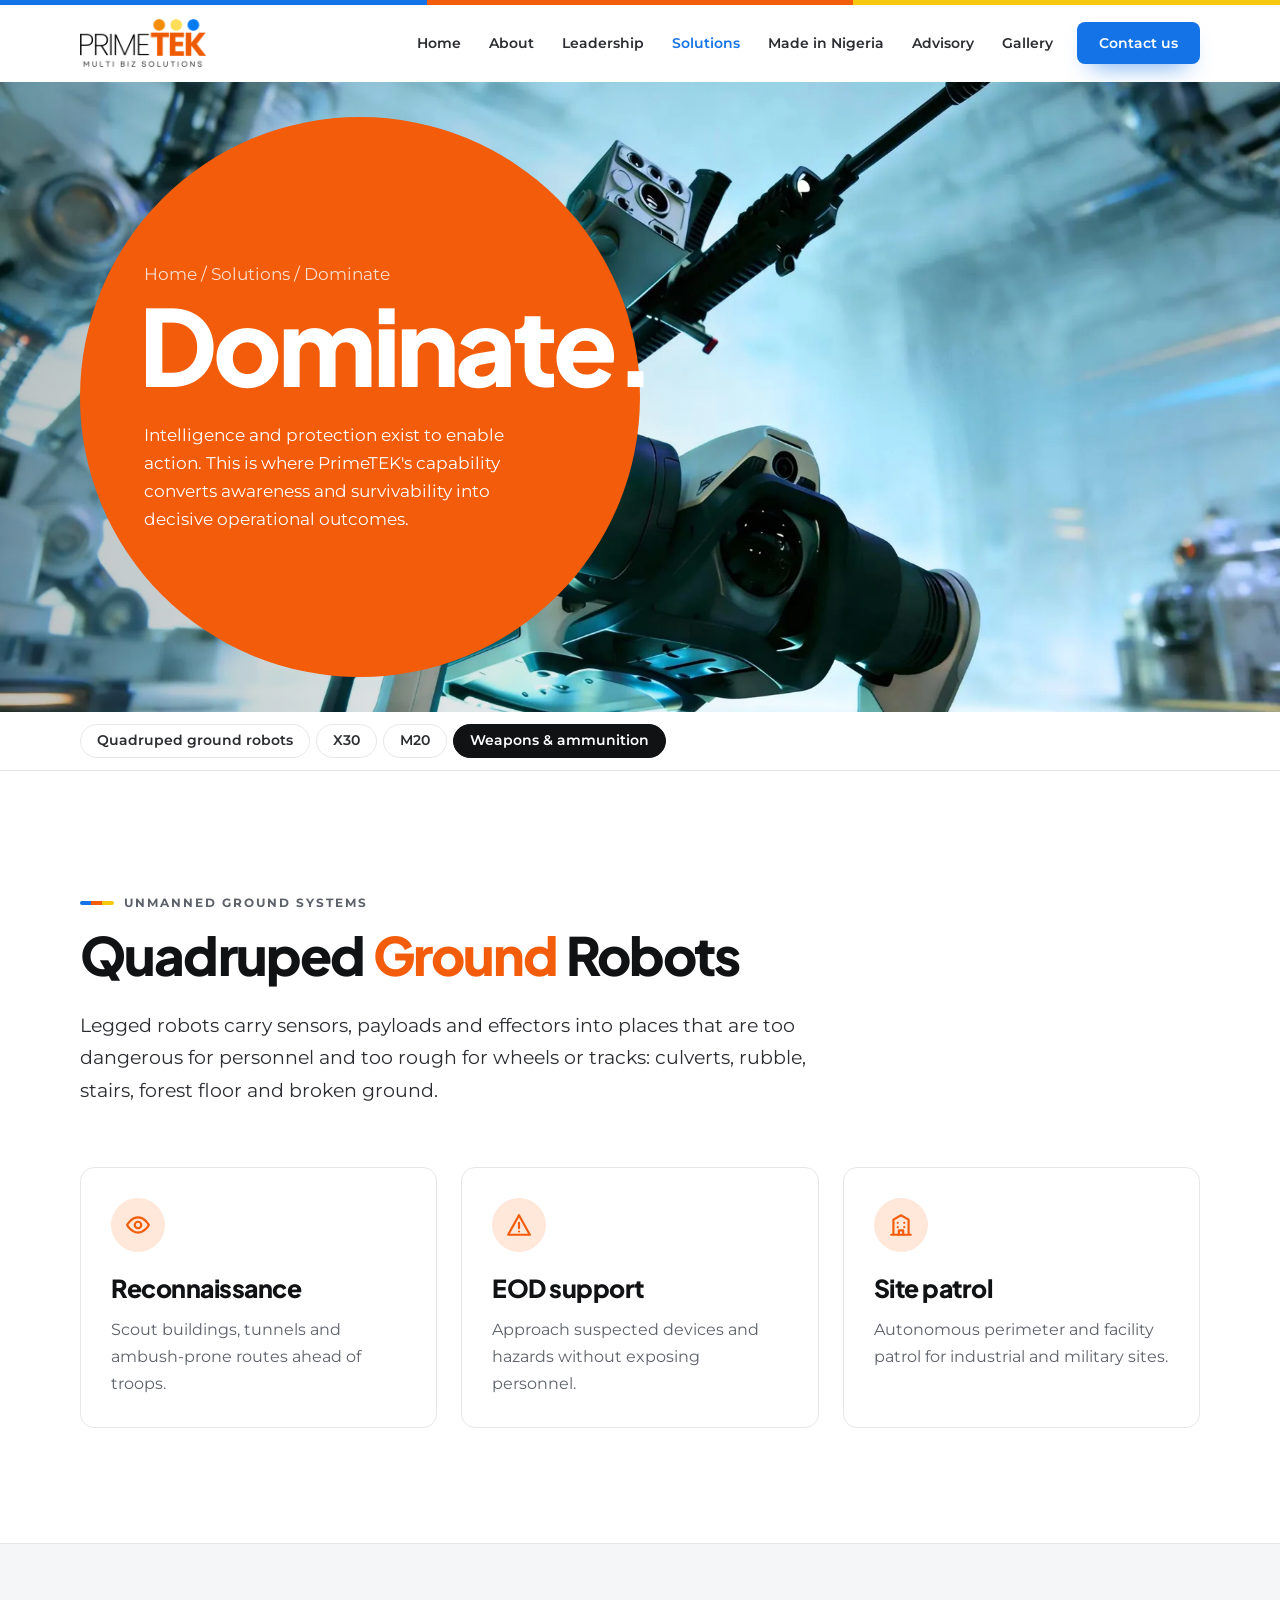
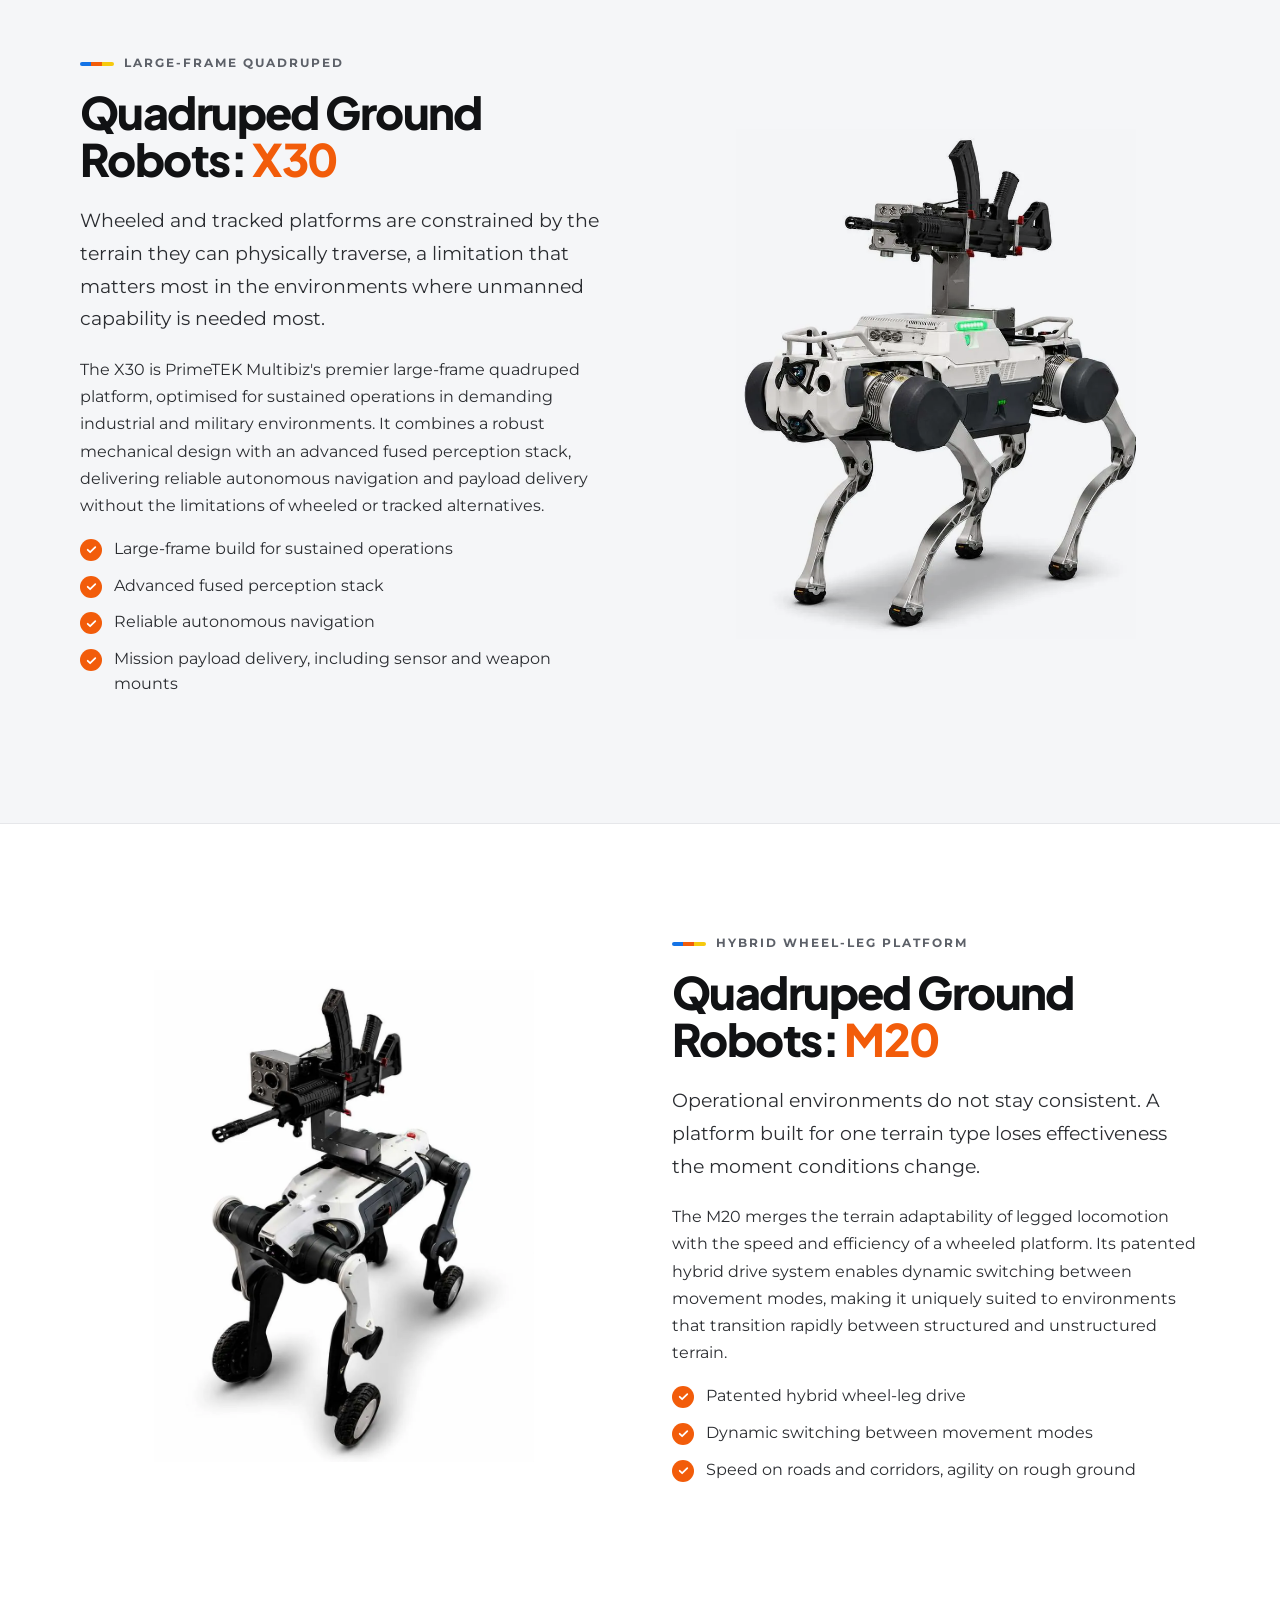
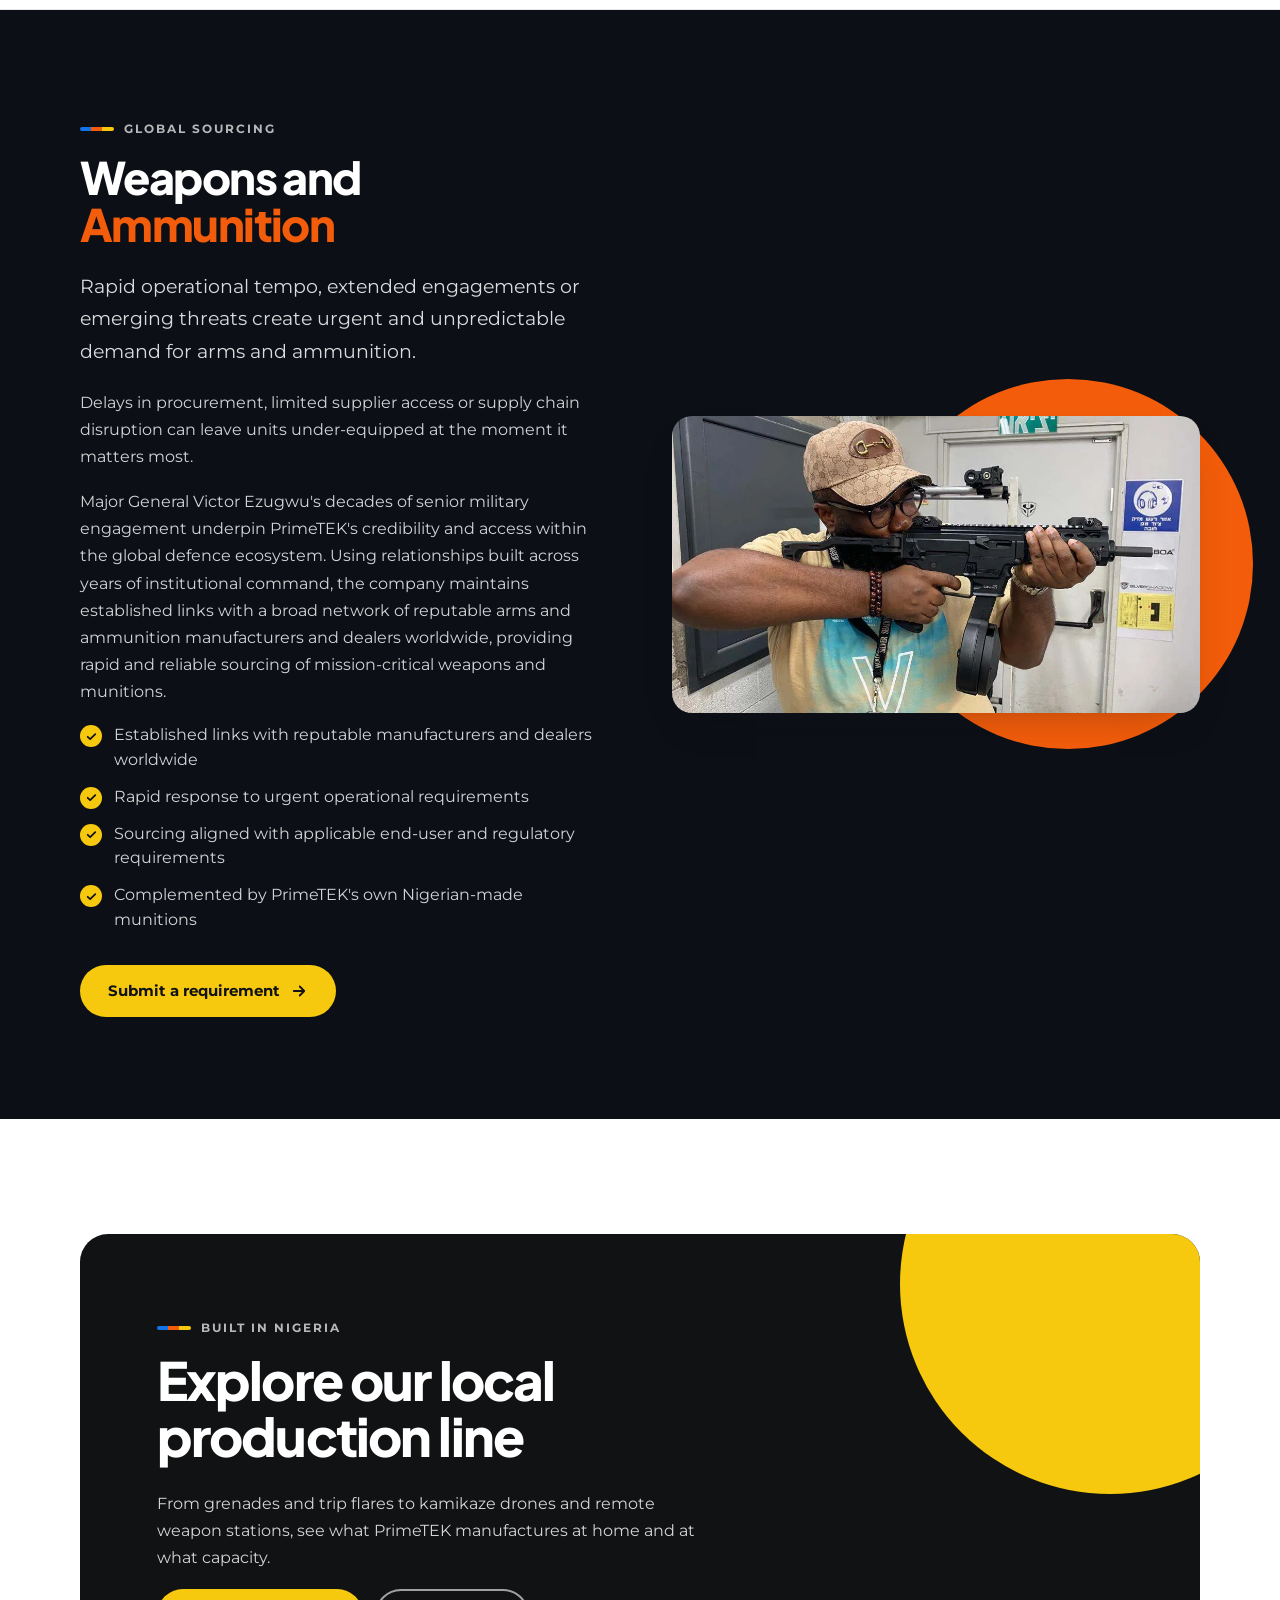
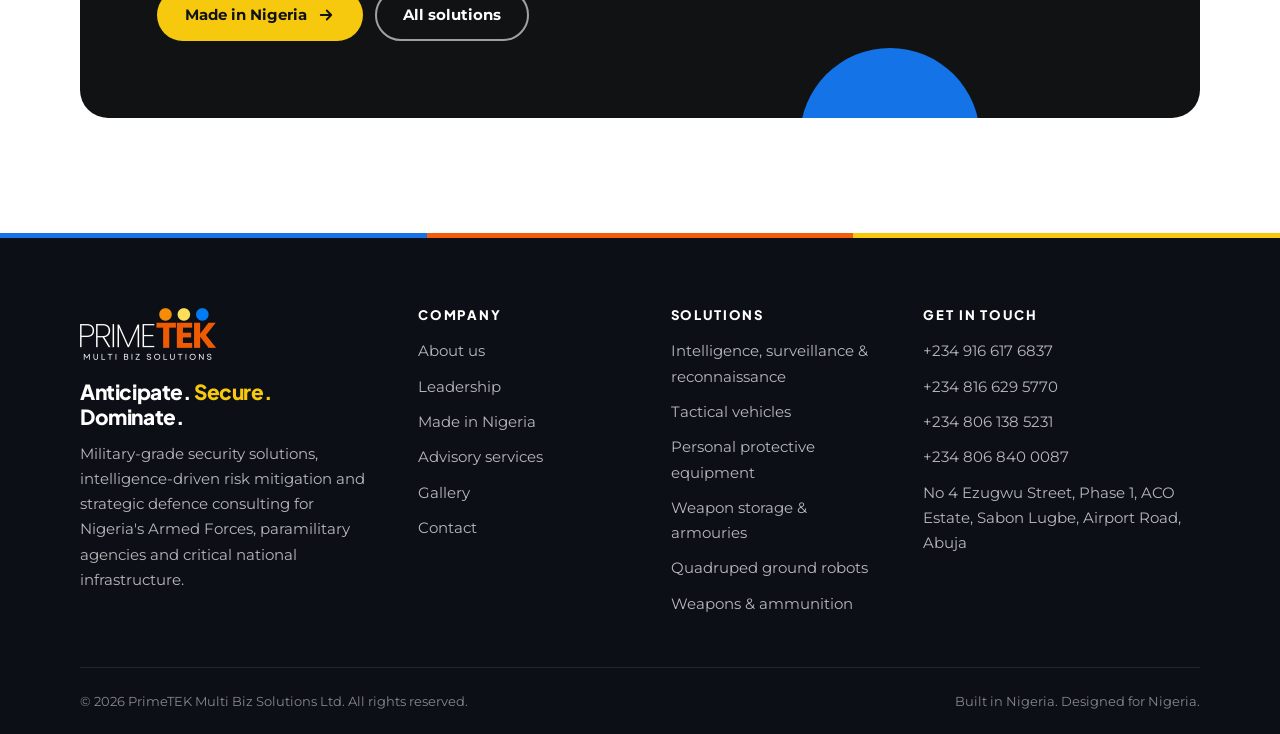
<file: dominate.html>
<!DOCTYPE html>
<html lang="en" class="no-js">
<head>
  <meta charset="utf-8">
  <meta name="viewport" content="width=device-width, initial-scale=1">
  <title>Dominate: Robotics, Weapons &amp; Ammunition | PrimeTEK</title>
  <meta name="description" content="PrimeTEK's X30 and M20 quadruped ground robots and rapid, reliable weapons and ammunition sourcing through a global network of reputable manufacturers.">
  <meta name="theme-color" content="#1473e6">
  <meta property="og:type" content="website">
  <meta property="og:site_name" content="PrimeTEK Multi Biz Solutions">
  <meta property="og:title" content="Dominate: Robotics, Weapons &amp; Ammunition | PrimeTEK">
  <meta property="og:description" content="PrimeTEK's X30 and M20 quadruped ground robots and rapid, reliable weapons and ammunition sourcing through a global network of reputable manufacturers.">
  <meta property="og:image" content="assets/img/hero-mrap.webp">
  <link rel="icon" href="assets/img/favicon.svg" type="image/svg+xml">
  <link rel="preconnect" href="https://fonts.googleapis.com">
  <link rel="preconnect" href="https://fonts.gstatic.com" crossorigin>
  <link href="https://fonts.googleapis.com/css2?family=Montserrat:wght@400;500;600;700&family=Plus+Jakarta+Sans:wght@600;700;800&display=swap" rel="stylesheet">
  <link rel="stylesheet" href="assets/css/styles.css">
</head>
<body>
  <a class="skip-link" href="#main">Skip to content</a>
  <div class="tri-rule" aria-hidden="true"></div>
  <header class="site-header">
    <div class="wrap">
      <nav class="nav" aria-label="Primary">
        <a class="brand" href="index.html" aria-label="PrimeTEK Multi Biz Solutions home">
          <img src="assets/img/logo.webp" alt="PrimeTEK Multi Biz Solutions" width="544" height="208">
        </a>
        <button class="menu-toggle" aria-label="Menu" aria-expanded="false" aria-controls="nav-links"><span></span></button>
        <ul class="nav-links" id="nav-links">
          <li><a href="index.html">Home</a></li>
          <li><a href="about.html">About</a></li>
          <li><a href="leadership.html">Leadership</a></li>
          <li class="has-sub"><a href="solutions.html" aria-current="page">Solutions</a><ul class="sub-menu"><li><a href="anticipate.html"><strong>Anticipate</strong><span>ISR, drones, satellite &amp; early warning</span></a></li><li><a href="secure.html"><strong>Secure</strong><span>Vehicles, watercraft, PPE &amp; armouries</span></a></li><li><a href="dominate.html" aria-current="page"><strong>Dominate</strong><span>Robotics, weapons &amp; ammunition</span></a></li></ul></li>
          <li><a href="manufacturing.html">Made in Nigeria</a></li>
          <li><a href="advisory.html">Advisory</a></li>
          <li><a href="gallery.html">Gallery</a></li>
          <li class="nav-cta"><a class="btn btn-primary" href="contact.html">Contact us</a></li>
        </ul>
      </nav>
    </div>
  </header>

  <main id="main">
    <section class="pillar-hero" style="background-image:url('assets/img/dominate-rws.webp')">
      <div class="wrap">
        <div class="disc orange reveal">
          <p class="breadcrumb"><a href="index.html">Home</a> / <a href="solutions.html">Solutions</a> / Dominate</p>
          <h1>Dominate.</h1>
          <p>Intelligence and protection exist to enable action. This is where PrimeTEK's capability converts awareness and survivability into decisive operational outcomes.</p>
        </div>
      </div>
    </section>

    <nav class="subnav" aria-label="On this page">
      <div class="wrap">
        <ul>
          <li><a href="#robotics">Quadruped ground robots</a></li>
          <li><a href="#x30">X30</a></li>
          <li><a href="#m20">M20</a></li>
          <li><a href="#weapons">Weapons &amp; ammunition</a></li>
        </ul>
      </div>
    </nav>

    <section class="section" id="robotics" style="scroll-margin-top:90px">
      <div class="wrap">
        <div class="section-head reveal">
          <span class="eyebrow">Unmanned ground systems</span>
          <h2>Quadruped <span class="hl-orange">Ground</span> Robots</h2>
          <p class="lead">Legged robots carry sensors, payloads and effectors into places that are too dangerous for personnel and too rough for wheels or tracks: culverts, rubble, stairs, forest floor and broken ground.</p>
        </div>
        <div class="grid-3">
          <div class="card reveal"><div class="icon orange"><svg viewBox="0 0 24 24" fill="none" stroke="currentColor" stroke-width="2" stroke-linecap="round" stroke-linejoin="round" aria-hidden="true"><path d="M2 12s3.6-7 10-7 10 7 10 7-3.6 7-10 7S2 12 2 12z"/><circle cx="12" cy="12" r="3"/></svg></div><h3>Reconnaissance</h3><p class="muted">Scout buildings, tunnels and ambush-prone routes ahead of troops.</p></div>
          <div class="card reveal"><div class="icon orange"><svg viewBox="0 0 24 24" fill="none" stroke="currentColor" stroke-width="2" stroke-linecap="round" stroke-linejoin="round" aria-hidden="true"><path d="M12 3l10 18H2L12 3z"/><path d="M12 10v5M12 18h.01"/></svg></div><h3>EOD support</h3><p class="muted">Approach suspected devices and hazards without exposing personnel.</p></div>
          <div class="card reveal"><div class="icon orange"><svg viewBox="0 0 24 24" fill="none" stroke="currentColor" stroke-width="2" stroke-linecap="round" stroke-linejoin="round" aria-hidden="true"><path d="M3 21h18M5 21V7l7-4 7 4v14"/><path d="M9 10h.01M15 10h.01M9 14h.01M15 14h.01M10 21v-4h4v4"/></svg></div><h3>Site patrol</h3><p class="muted">Autonomous perimeter and facility patrol for industrial and military sites.</p></div>
        </div>
      </div>
    </section>

    <section class="product bg-soft" id="x30">
      <div class="wrap grid-2">
        <div class="reveal">
          <span class="eyebrow">Large-frame quadruped</span>
          <h2>Quadruped Ground Robots: <span class="hl-orange">X30</span></h2>
          <p class="lead">Wheeled and tracked platforms are constrained by the terrain they can physically traverse, a limitation that matters most in the environments where unmanned capability is needed most.</p>
          <p>The X30 is PrimeTEK Multibiz's premier large-frame quadruped platform, optimised for sustained operations in demanding industrial and military environments. It combines a robust mechanical design with an advanced fused perception stack, delivering reliable autonomous navigation and payload delivery without the limitations of wheeled or tracked alternatives.</p>
          <ul class="checks orange">
            <li>Large-frame build for sustained operations</li>
            <li>Advanced fused perception stack</li>
            <li>Reliable autonomous navigation</li>
            <li>Mission payload delivery, including sensor and weapon mounts</li>
          </ul>
        </div>
        <div class="media cutout on-white reveal">
          <img src="assets/img/x30.webp" alt="X30 quadruped ground robot with mounted payload" loading="lazy" width="778" height="992" style="max-width:400px">
        </div>
      </div>
    </section>

    <section class="product flip" id="m20">
      <div class="wrap grid-2">
        <div class="reveal">
          <span class="eyebrow">Hybrid wheel-leg platform</span>
          <h2>Quadruped Ground Robots: <span class="hl-orange">M20</span></h2>
          <p class="lead">Operational environments do not stay consistent. A platform built for one terrain type loses effectiveness the moment conditions change.</p>
          <p>The M20 merges the terrain adaptability of legged locomotion with the speed and efficiency of a wheeled platform. Its patented hybrid drive system enables dynamic switching between movement modes, making it uniquely suited to environments that transition rapidly between structured and unstructured terrain.</p>
          <ul class="checks orange">
            <li>Patented hybrid wheel-leg drive</li>
            <li>Dynamic switching between movement modes</li>
            <li>Speed on roads and corridors, agility on rough ground</li>
          </ul>
        </div>
        <div class="media cutout on-white reveal">
          <img src="assets/img/m20.webp" alt="M20 hybrid wheel-leg quadruped robot" loading="lazy" width="882" height="1142" style="max-width:380px">
        </div>
      </div>
    </section>

    <section class="product bg-night on-dark" id="weapons">
      <div class="wrap grid-2">
        <div class="reveal">
          <span class="eyebrow">Global sourcing</span>
          <h2>Weapons and <span class="hl-orange">Ammunition</span></h2>
          <p class="lead" style="color:rgba(255,255,255,.85)">Rapid operational tempo, extended engagements or emerging threats create urgent and unpredictable demand for arms and ammunition.</p>
          <p>Delays in procurement, limited supplier access or supply chain disruption can leave units under-equipped at the moment it matters most.</p>
          <p>Major General Victor Ezugwu's decades of senior military engagement underpin PrimeTEK's credibility and access within the global defence ecosystem. Using relationships built across years of institutional command, the company maintains established links with a broad network of reputable arms and ammunition manufacturers and dealers worldwide, providing rapid and reliable sourcing of mission-critical weapons and munitions.</p>
          <ul class="checks">
            <li>Established links with reputable manufacturers and dealers worldwide</li>
            <li>Rapid response to urgent operational requirements</li>
            <li>Sourcing aligned with applicable end-user and regulatory requirements</li>
            <li>Complemented by PrimeTEK's own Nigerian-made munitions</li>
          </ul>
          <a class="btn btn-yellow" href="contact.html?topic=procurement" style="margin-top:8px">Submit a requirement <svg viewBox="0 0 24 24" fill="none" stroke="currentColor" stroke-width="2.4" stroke-linecap="round" stroke-linejoin="round" aria-hidden="true"><path d="M5 12h14M13 6l6 6-6 6"/></svg></a>
        </div>
        <div class="media reveal">
          <span class="circle circle-orange br"></span>
          <img class="photo" src="assets/img/weapons.webp" alt="Operator aiming a rifle during a weapons demonstration" loading="lazy" width="1024" height="576">
        </div>
      </div>
    </section>

    <section class="section cta-band">
      <div class="wrap">
        <div class="inner on-dark reveal">
          <span class="circle circle-yellow"></span>
          <span class="circle circle-blue"></span>
          <span class="eyebrow">Built in Nigeria</span>
          <h2>Explore our local production line</h2>
          <p>From grenades and trip flares to kamikaze drones and remote weapon stations, see what PrimeTEK manufactures at home and at what capacity.</p>
          <div class="btn-row">
            <a class="btn btn-yellow" href="manufacturing.html">Made in Nigeria <svg viewBox="0 0 24 24" fill="none" stroke="currentColor" stroke-width="2.4" stroke-linecap="round" stroke-linejoin="round" aria-hidden="true"><path d="M5 12h14M13 6l6 6-6 6"/></svg></a>
            <a class="btn btn-outline" href="solutions.html">All solutions</a>
          </div>
        </div>
      </div>
    </section>
  </main>

  <footer class="site-footer">
    <div class="tri-rule" aria-hidden="true"></div>
    <div class="wrap">
      <div class="footer-grid">
        <div class="footer-brand">
          <img src="assets/img/logo-white.webp" alt="PrimeTEK Multi Biz Solutions" width="544" height="208">
          <p class="motto"><span>Anticipate.</span> <span>Secure.</span> <span>Dominate.</span></p>
          <p>Military-grade security solutions, intelligence-driven risk mitigation and strategic defence consulting for Nigeria's Armed Forces, paramilitary agencies and critical national infrastructure.</p>
        </div>
        <div>
          <h4>Company</h4>
          <ul>
            <li><a href="about.html">About us</a></li>
            <li><a href="leadership.html">Leadership</a></li>
            <li><a href="manufacturing.html">Made in Nigeria</a></li>
            <li><a href="advisory.html">Advisory services</a></li>
            <li><a href="gallery.html">Gallery</a></li>
            <li><a href="contact.html">Contact</a></li>
          </ul>
        </div>
        <div>
          <h4>Solutions</h4>
          <ul>
            <li><a href="anticipate.html">Intelligence, surveillance &amp; reconnaissance</a></li>
            <li><a href="secure.html#vehicles">Tactical vehicles</a></li>
            <li><a href="secure.html#ppe">Personal protective equipment</a></li>
            <li><a href="secure.html#armouries">Weapon storage &amp; armouries</a></li>
            <li><a href="dominate.html#robotics">Quadruped ground robots</a></li>
            <li><a href="dominate.html#weapons">Weapons &amp; ammunition</a></li>
          </ul>
        </div>
        <div>
          <h4>Get in touch</h4>
          <ul>
            <li><a href="tel:+2349166176837">+234 916 617 6837</a></li>
            <li><a href="tel:+2348166295770">+234 816 629 5770</a></li>
            <li><a href="tel:+2348061385231">+234 806 138 5231</a></li>
            <li><a href="tel:+2348068400087">+234 806 840 0087</a></li>
            <li>No 4 Ezugwu Street, Phase 1, ACO Estate, Sabon Lugbe, Airport Road, Abuja</li>
          </ul>
        </div>
      </div>
      <div class="footer-bottom">
        <span>&copy; <span data-year>2026</span> PrimeTEK Multi Biz Solutions Ltd. All rights reserved.</span>
        <span>Built in Nigeria. Designed for Nigeria.</span>
      </div>
    </div>
  </footer>

  <script src="assets/js/main.js" defer></script>
</body>
</html>
</file>
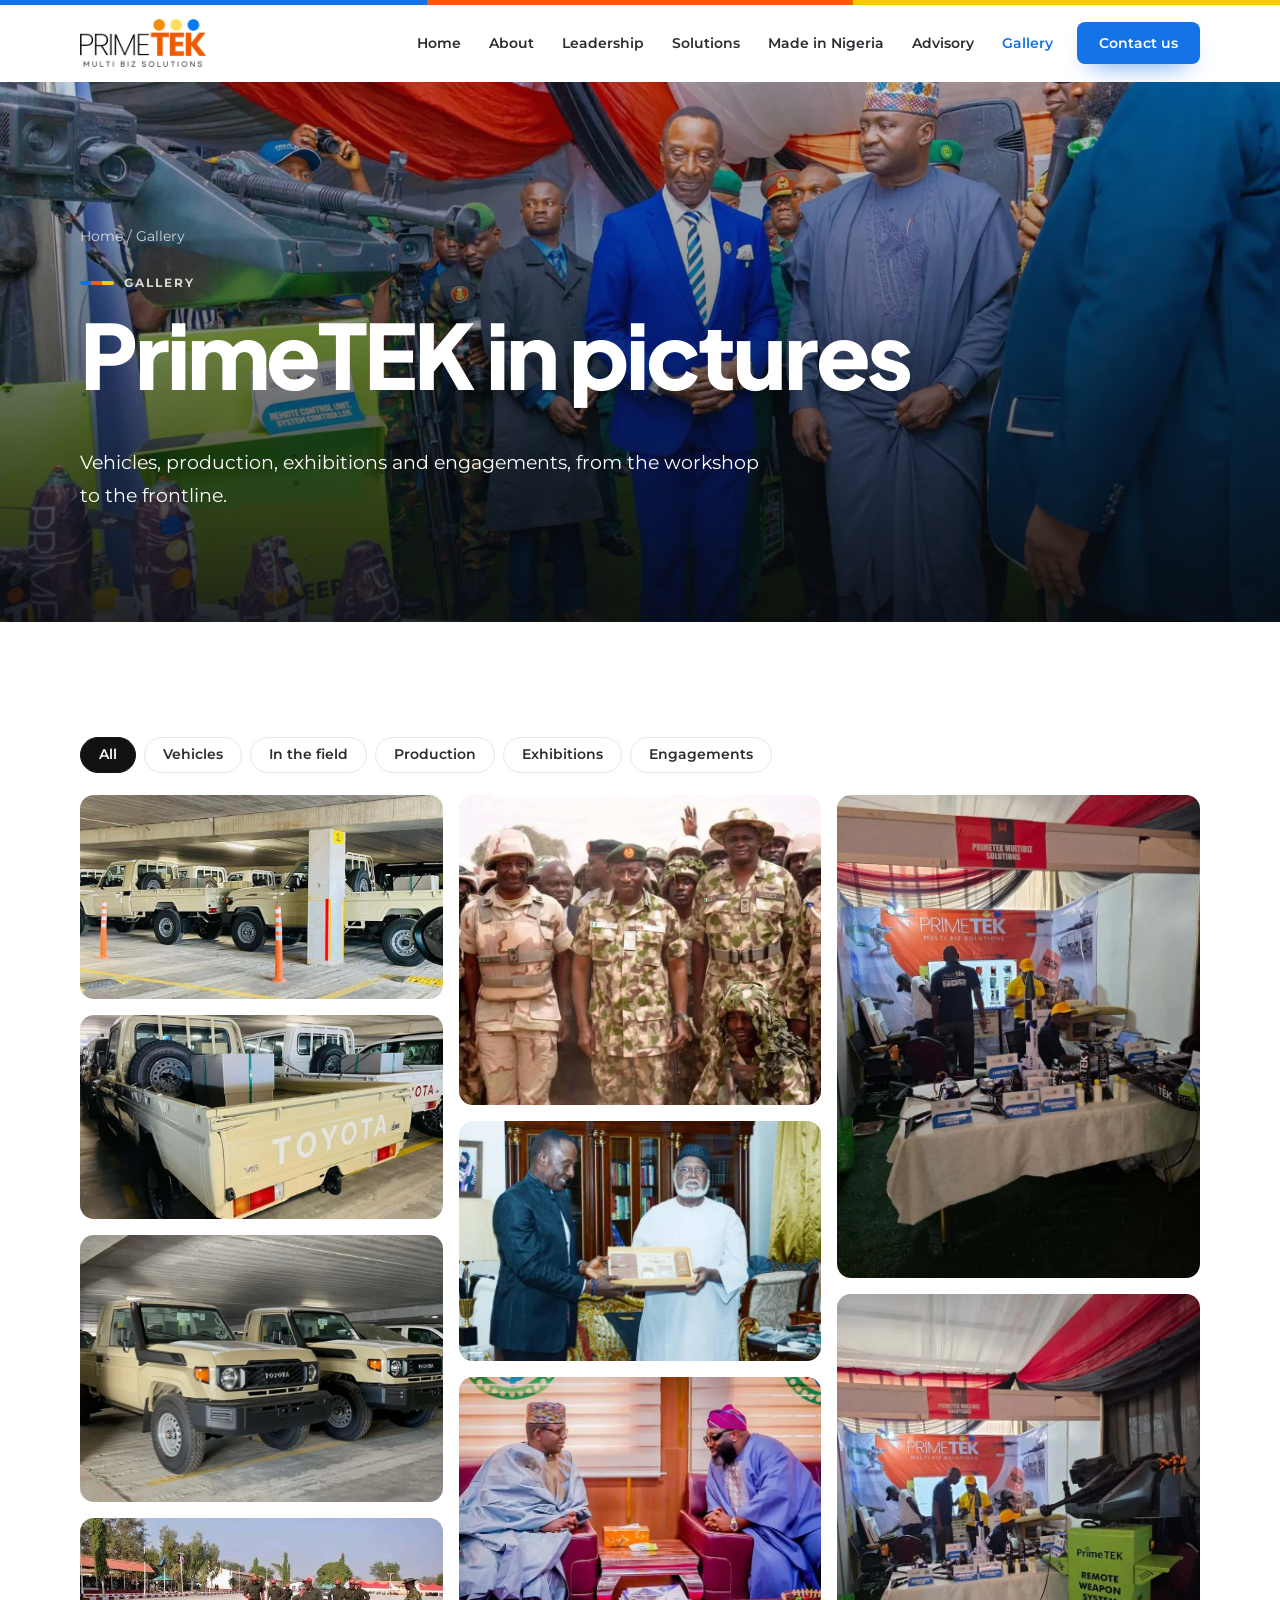
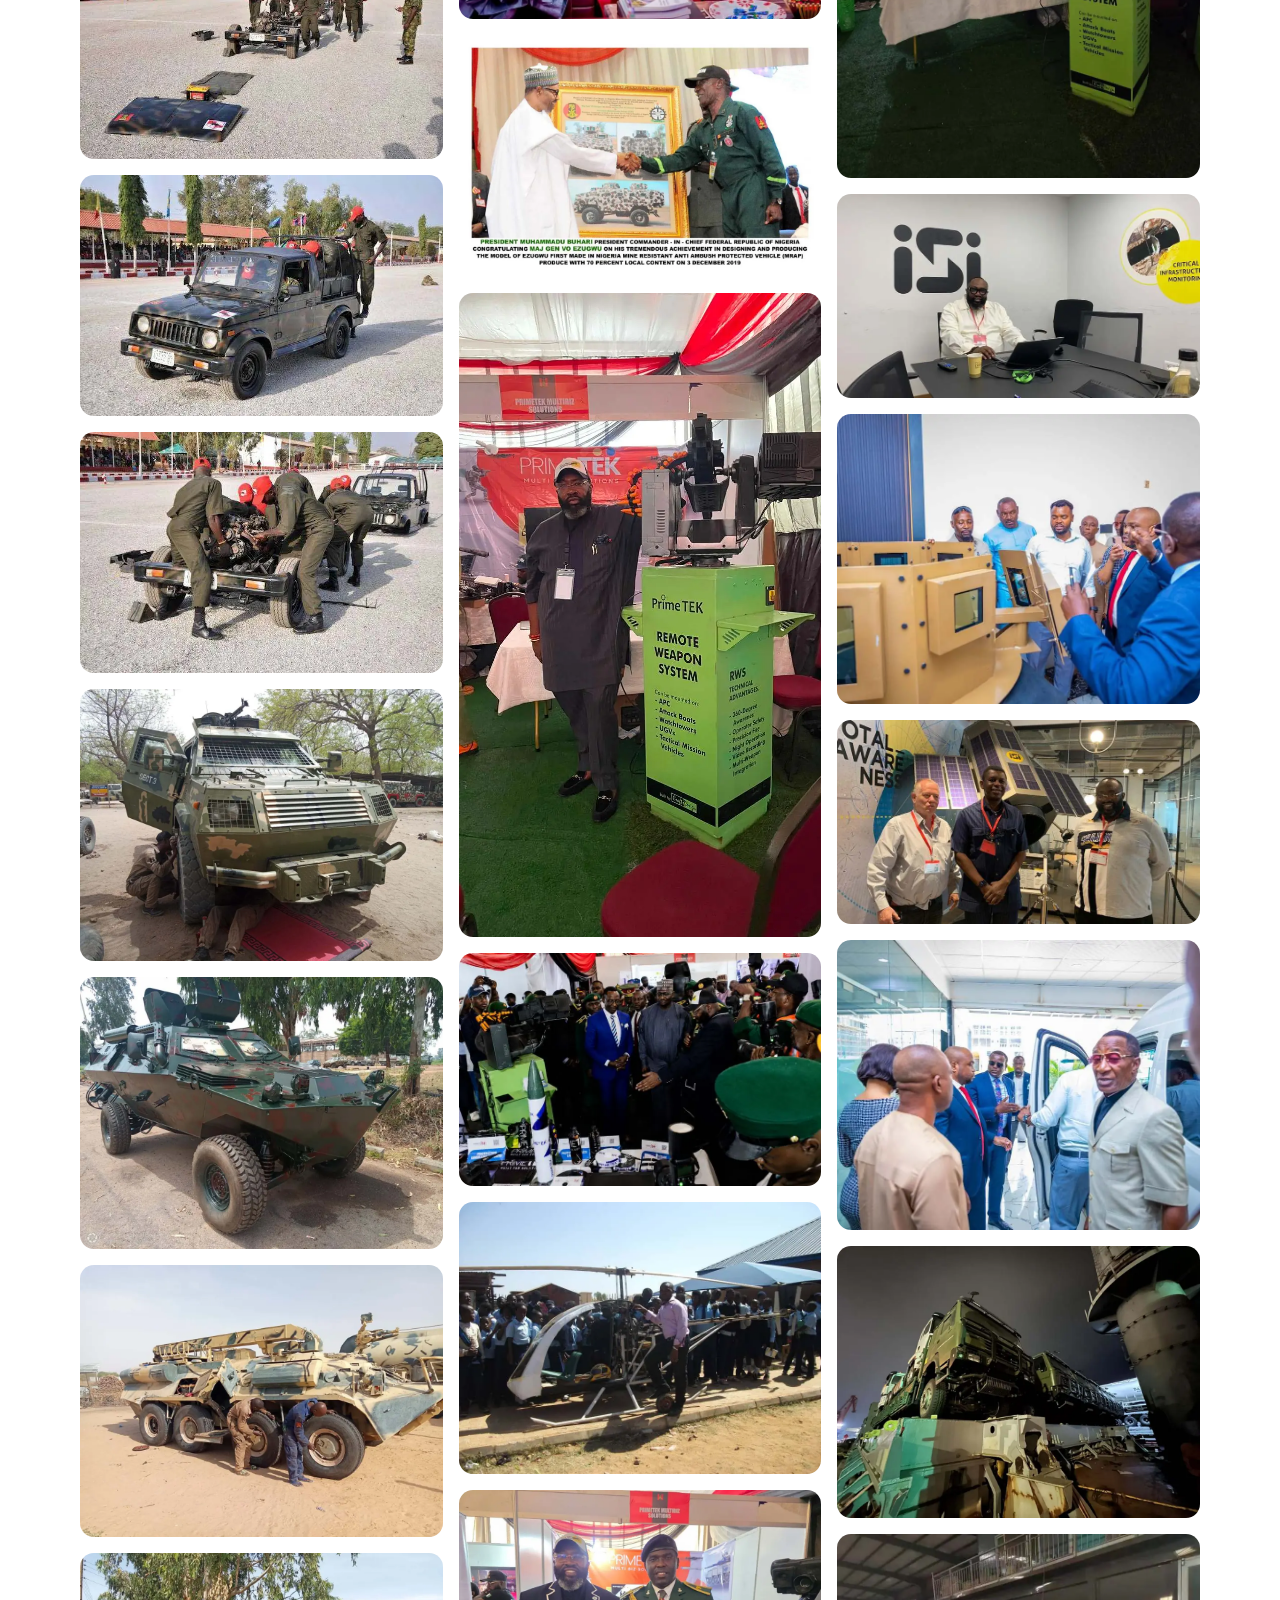
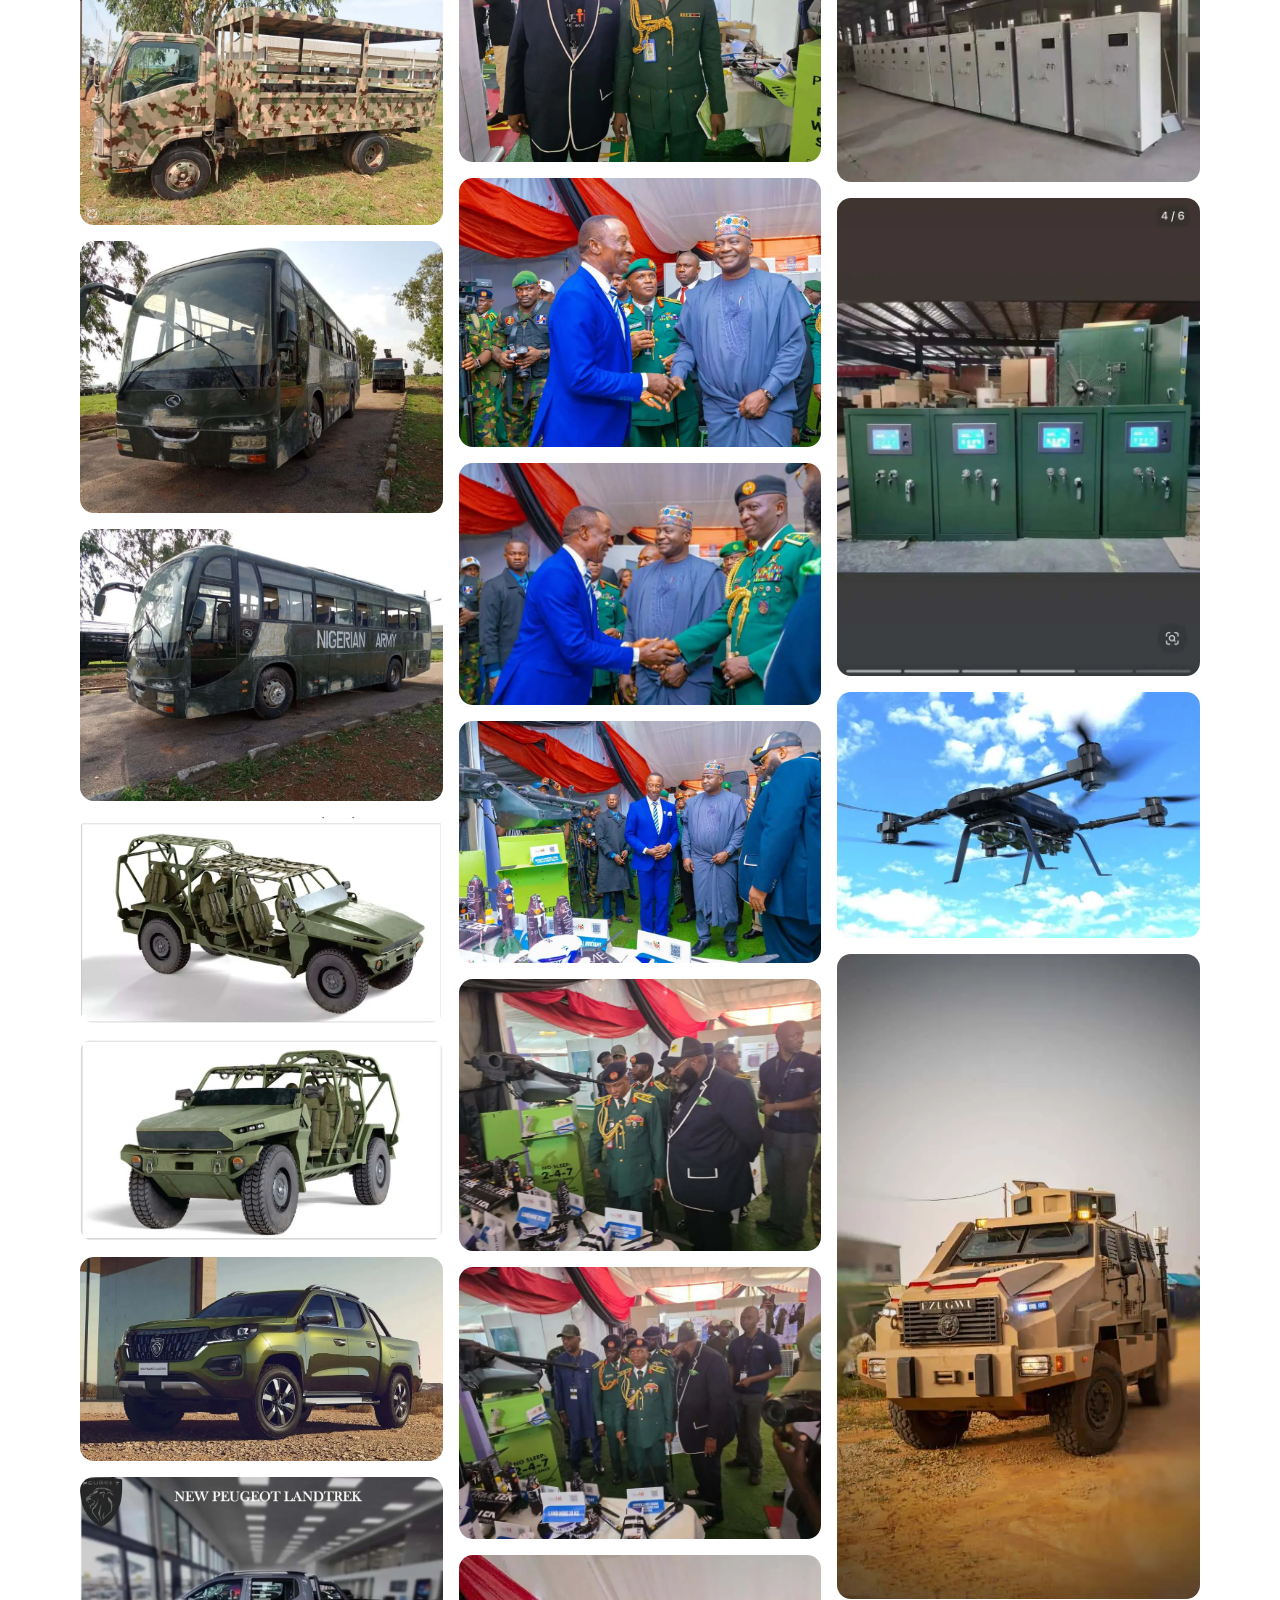
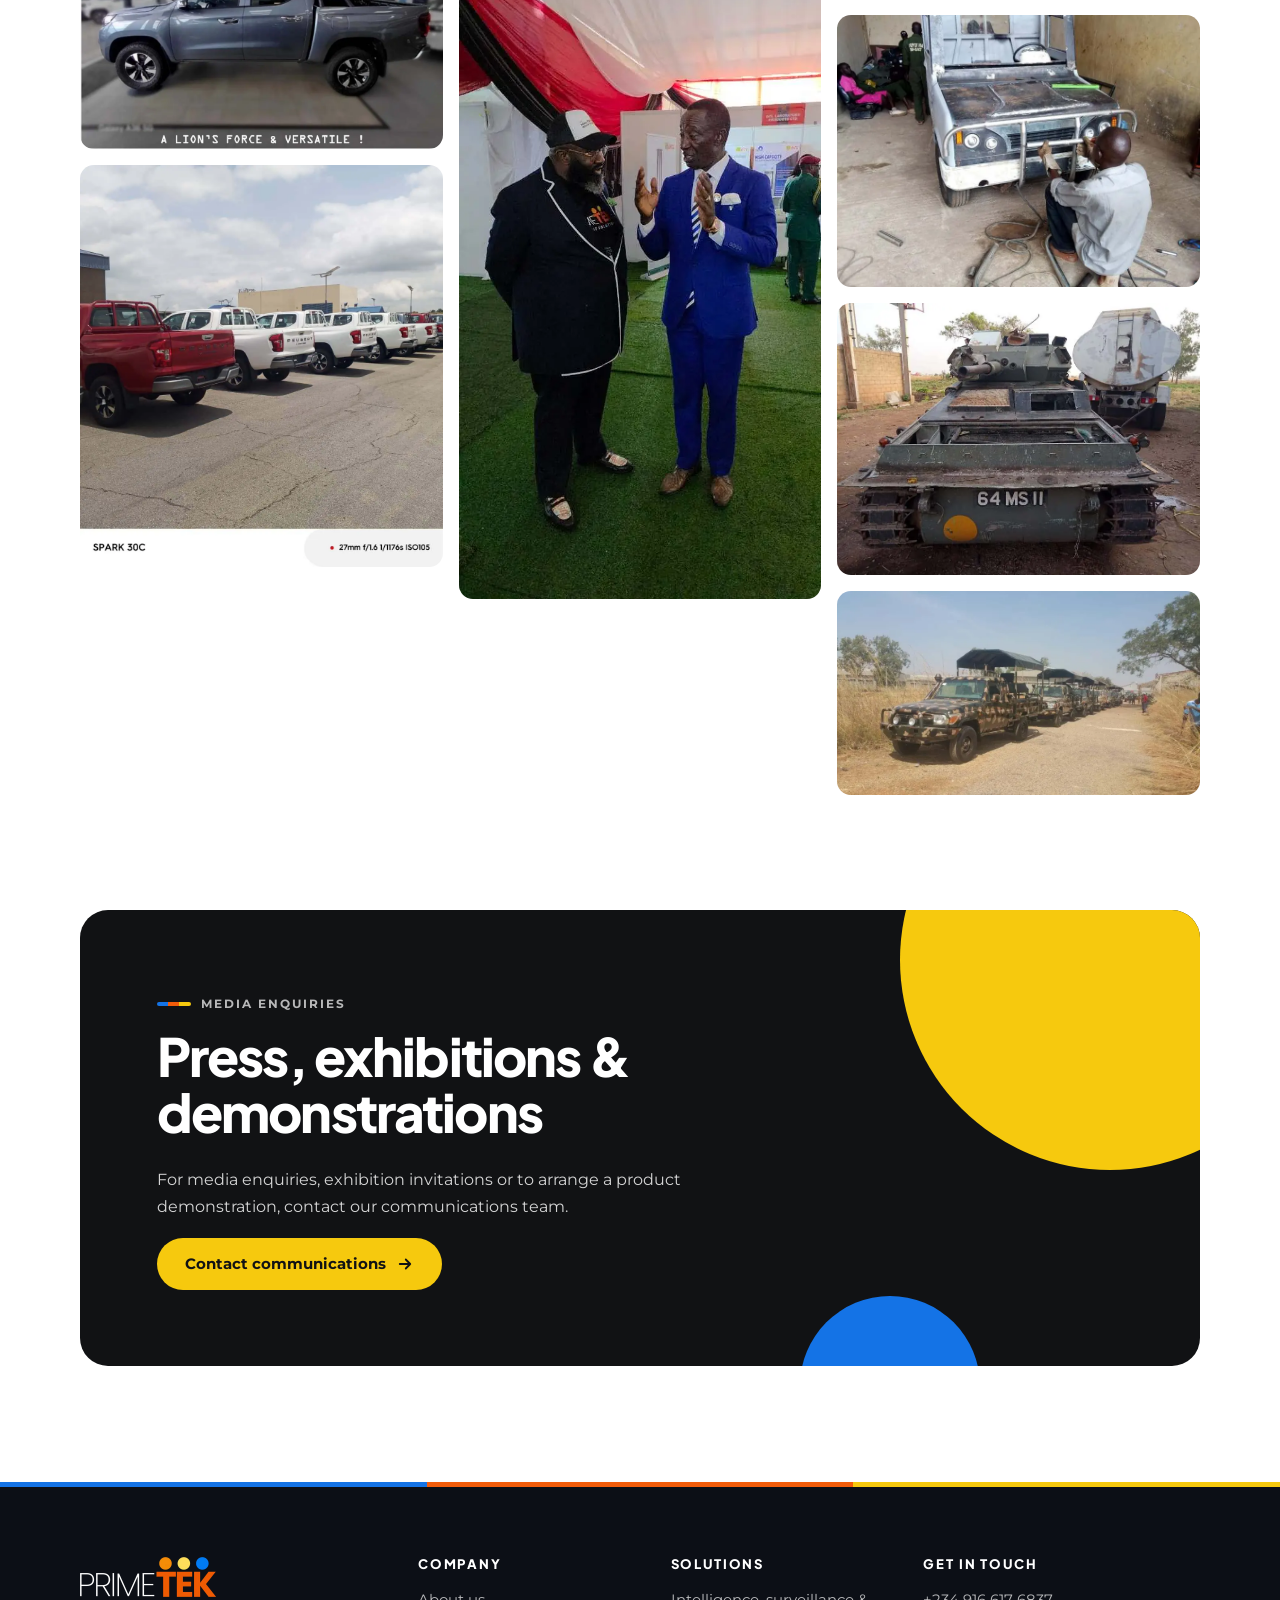
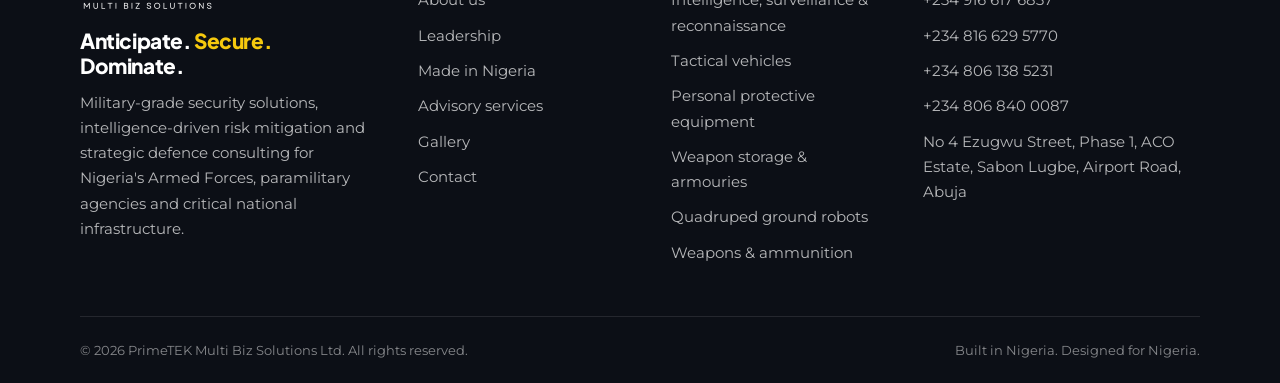
<file: gallery.html>
<!DOCTYPE html>
<html lang="en" class="no-js">
<head>
  <meta charset="utf-8">
  <meta name="viewport" content="width=device-width, initial-scale=1">
  <title>Gallery | PrimeTEK Multi Biz Solutions</title>
  <meta name="description" content="Photographs of PrimeTEK vehicles, drones, production, exhibitions and engagements with Nigeria's Armed Forces and government.">
  <meta name="theme-color" content="#1473e6">
  <meta property="og:type" content="website">
  <meta property="og:site_name" content="PrimeTEK Multi Biz Solutions">
  <meta property="og:title" content="Gallery | PrimeTEK Multi Biz Solutions">
  <meta property="og:description" content="Photographs of PrimeTEK vehicles, drones, production, exhibitions and engagements with Nigeria's Armed Forces and government.">
  <meta property="og:image" content="assets/img/hero-mrap.webp">
  <link rel="icon" href="assets/img/favicon.svg" type="image/svg+xml">
  <link rel="preconnect" href="https://fonts.googleapis.com">
  <link rel="preconnect" href="https://fonts.gstatic.com" crossorigin>
  <link href="https://fonts.googleapis.com/css2?family=Montserrat:wght@400;500;600;700&family=Plus+Jakarta+Sans:wght@600;700;800&display=swap" rel="stylesheet">
  <link rel="stylesheet" href="assets/css/styles.css">
</head>
<body>
  <a class="skip-link" href="#main">Skip to content</a>
  <div class="tri-rule" aria-hidden="true"></div>
  <header class="site-header">
    <div class="wrap">
      <nav class="nav" aria-label="Primary">
        <a class="brand" href="index.html" aria-label="PrimeTEK Multi Biz Solutions home">
          <img src="assets/img/logo.webp" alt="PrimeTEK Multi Biz Solutions" width="544" height="208">
        </a>
        <button class="menu-toggle" aria-label="Menu" aria-expanded="false" aria-controls="nav-links"><span></span></button>
        <ul class="nav-links" id="nav-links">
          <li><a href="index.html">Home</a></li>
          <li><a href="about.html">About</a></li>
          <li><a href="leadership.html">Leadership</a></li>
          <li class="has-sub"><a href="solutions.html">Solutions</a><ul class="sub-menu"><li><a href="anticipate.html"><strong>Anticipate</strong><span>ISR, drones, satellite &amp; early warning</span></a></li><li><a href="secure.html"><strong>Secure</strong><span>Vehicles, watercraft, PPE &amp; armouries</span></a></li><li><a href="dominate.html"><strong>Dominate</strong><span>Robotics, weapons &amp; ammunition</span></a></li></ul></li>
          <li><a href="manufacturing.html">Made in Nigeria</a></li>
          <li><a href="advisory.html">Advisory</a></li>
          <li><a href="gallery.html" aria-current="page">Gallery</a></li>
          <li class="nav-cta"><a class="btn btn-primary" href="contact.html">Contact us</a></li>
        </ul>
      </nav>
    </div>
  </header>

  <main id="main">
    <section class="page-hero has-image" style="background-image:url('assets/img/gallery-hero.webp')">
      <div class="wrap">
        <p class="breadcrumb"><a href="index.html">Home</a> / Gallery</p>
        <span class="eyebrow">Gallery</span>
        <h1>PrimeTEK in pictures</h1>
        <p class="lead">Vehicles, production, exhibitions and engagements, from the workshop to the frontline.</p>
      </div>
    </section>

    <section class="section">
      <div class="wrap">
        <div class="filters" data-filter-group="#gallery-grid" role="group" aria-label="Filter gallery">
          <button class="filter" data-filter="all" aria-pressed="true">All</button>
          <button class="filter" data-filter="vehicles" aria-pressed="false">Vehicles</button>
          <button class="filter" data-filter="field" aria-pressed="false">In the field</button>
          <button class="filter" data-filter="production" aria-pressed="false">Production</button>
          <button class="filter" data-filter="exhibitions" aria-pressed="false">Exhibitions</button>
          <button class="filter" data-filter="engagements" aria-pressed="false">Engagements</button>
        </div>
        <div class="gallery" id="gallery-grid" data-lightbox>
          <figure data-cat="vehicles"><img src="assets/img/g01.webp" alt="Fleet of utility vehicles prepared for delivery" loading="lazy" width="1000" height="563"><figcaption>Fleet of utility vehicles prepared for delivery</figcaption></figure>
          <figure data-cat="vehicles"><img src="assets/img/g02.webp" alt="Utility pickup trucks in a secure parking facility" loading="lazy" width="1000" height="562"><figcaption>Utility pickup trucks in a secure parking facility</figcaption></figure>
          <figure data-cat="vehicles"><img src="assets/img/g03.webp" alt="Land Cruiser utility vehicles ready for handover" loading="lazy" width="1000" height="736"><figcaption>Land Cruiser utility vehicles ready for handover</figcaption></figure>
          <figure data-cat="field"><img src="assets/img/g04.webp" alt="Troops conducting an equipment demonstration on parade ground" loading="lazy" width="600" height="399"><figcaption>Troops conducting an equipment demonstration on parade ground</figcaption></figure>
          <figure data-cat="field"><img src="assets/img/g05.webp" alt="Light patrol vehicle with personnel during a field display" loading="lazy" width="600" height="399"><figcaption>Light patrol vehicle with personnel during a field display</figcaption></figure>
          <figure data-cat="field"><img src="assets/img/g06.webp" alt="Soldiers handling equipment during a live demonstration" loading="lazy" width="600" height="399"><figcaption>Soldiers handling equipment during a live demonstration</figcaption></figure>
          <figure data-cat="vehicles"><img src="assets/img/g07.webp" alt="Armoured personnel carrier in woodland camouflage" loading="lazy" width="1000" height="750"><figcaption>Armoured personnel carrier in woodland camouflage</figcaption></figure>
          <figure data-cat="vehicles"><img src="assets/img/g08.webp" alt="Wheeled armoured vehicle in camouflage livery" loading="lazy" width="1000" height="750"><figcaption>Wheeled armoured vehicle in camouflage livery</figcaption></figure>
          <figure data-cat="vehicles"><img src="assets/img/g09.webp" alt="Armoured vehicle undergoing field maintenance" loading="lazy" width="1000" height="750"><figcaption>Armoured vehicle undergoing field maintenance</figcaption></figure>
          <figure data-cat="vehicles"><img src="assets/img/g10.webp" alt="Camouflaged troop transport truck" loading="lazy" width="1000" height="750"><figcaption>Camouflaged troop transport truck</figcaption></figure>
          <figure data-cat="vehicles"><img src="assets/img/g11.webp" alt="Troop transport bus in military livery" loading="lazy" width="1000" height="750"><figcaption>Troop transport bus in military livery</figcaption></figure>
          <figure data-cat="vehicles"><img src="assets/img/g12.webp" alt="Nigerian Army personnel bus" loading="lazy" width="1000" height="750"><figcaption>Nigerian Army personnel bus</figcaption></figure>
          <figure data-cat="vehicles"><img src="assets/img/g13.webp" alt="Tactical mission vehicle, front three-quarter view" loading="lazy" width="1000" height="567"><figcaption>Tactical mission vehicle, front three-quarter view</figcaption></figure>
          <figure data-cat="vehicles"><img src="assets/img/g14.webp" alt="Tactical mission vehicle, side view" loading="lazy" width="857" height="478"><figcaption>Tactical mission vehicle, side view</figcaption></figure>
          <figure data-cat="vehicles"><img src="assets/img/g15.webp" alt="Pickup utility vehicle in olive green" loading="lazy" width="1000" height="563"><figcaption>Pickup utility vehicle in olive green</figcaption></figure>
          <figure data-cat="vehicles"><img src="assets/img/g16.webp" alt="Pickup utility vehicle on display" loading="lazy" width="1000" height="750"><figcaption>Pickup utility vehicle on display</figcaption></figure>
          <figure data-cat="vehicles"><img src="assets/img/g17.webp" alt="Line-up of pickup vehicles" loading="lazy" width="974" height="1080"><figcaption>Line-up of pickup vehicles</figcaption></figure>
          <figure data-cat="engagements"><img src="assets/img/g18.webp" alt="PrimeTEK leadership with serving officers" loading="lazy" width="768" height="656"><figcaption>PrimeTEK leadership with serving officers</figcaption></figure>
          <figure data-cat="engagements"><img src="assets/img/g19.webp" alt="Presentation to a senior dignitary" loading="lazy" width="740" height="490"><figcaption>Presentation to a senior dignitary</figcaption></figure>
          <figure data-cat="engagements"><img src="assets/img/g20.webp" alt="Meeting with government officials" loading="lazy" width="756" height="505"><figcaption>Meeting with government officials</figcaption></figure>
          <figure data-cat="engagements"><img src="assets/img/g21.webp" alt="Presentation of an award to military leadership" loading="lazy" width="972" height="648"><figcaption>Presentation of an award to military leadership</figcaption></figure>
          <figure data-cat="exhibitions"><img src="assets/img/g22.webp" alt="PrimeTEK remote weapon station on the exhibition stand" loading="lazy" width="720" height="1280"><figcaption>PrimeTEK remote weapon station on the exhibition stand</figcaption></figure>
          <figure data-cat="exhibitions"><img src="assets/img/g23.webp" alt="Delegates at a defence exhibition" loading="lazy" width="784" height="502"><figcaption>Delegates at a defence exhibition</figcaption></figure>
          <figure data-cat="field"><img src="assets/img/g24.webp" alt="Light aircraft on display at an outdoor demonstration" loading="lazy" width="800" height="600"><figcaption>Light aircraft on display at an outdoor demonstration</figcaption></figure>
          <figure data-cat="exhibitions"><img src="assets/img/g25.webp" alt="Senior officers visiting the PrimeTEK stand" loading="lazy" width="1000" height="750"><figcaption>Senior officers visiting the PrimeTEK stand</figcaption></figure>
          <figure data-cat="exhibitions"><img src="assets/img/g26.webp" alt="PrimeTEK leadership welcoming dignitaries" loading="lazy" width="1000" height="743"><figcaption>PrimeTEK leadership welcoming dignitaries</figcaption></figure>
          <figure data-cat="exhibitions"><img src="assets/img/g27.webp" alt="Handshake with a senior military officer at the stand" loading="lazy" width="756" height="504"><figcaption>Handshake with a senior military officer at the stand</figcaption></figure>
          <figure data-cat="exhibitions"><img src="assets/img/g28.webp" alt="Delegation touring the PrimeTEK exhibition" loading="lazy" width="1000" height="667"><figcaption>Delegation touring the PrimeTEK exhibition</figcaption></figure>
          <figure data-cat="exhibitions"><img src="assets/img/g29.webp" alt="Officers examining PrimeTEK products" loading="lazy" width="1000" height="750"><figcaption>Officers examining PrimeTEK products</figcaption></figure>
          <figure data-cat="exhibitions"><img src="assets/img/g30.webp" alt="Product walkthrough for visiting officers" loading="lazy" width="768" height="576"><figcaption>Product walkthrough for visiting officers</figcaption></figure>
          <figure data-cat="exhibitions"><img src="assets/img/g31.webp" alt="PrimeTEK team at the exhibition" loading="lazy" width="576" height="1024"><figcaption>PrimeTEK team at the exhibition</figcaption></figure>
          <figure data-cat="exhibitions"><img src="assets/img/g32.webp" alt="PrimeTEK exhibition stand with drones and equipment" loading="lazy" width="768" height="1024"><figcaption>PrimeTEK exhibition stand with drones and equipment</figcaption></figure>
          <figure data-cat="exhibitions"><img src="assets/img/g33.webp" alt="Remote weapon station display" loading="lazy" width="768" height="1024"><figcaption>Remote weapon station display</figcaption></figure>
          <figure data-cat="engagements"><img src="assets/img/g34.webp" alt="Partner meeting at a technology firm" loading="lazy" width="820" height="461"><figcaption>Partner meeting at a technology firm</figcaption></figure>
          <figure data-cat="production"><img src="assets/img/g35.webp" alt="Technical demonstration of access-control cabinets" loading="lazy" width="756" height="605"><figcaption>Technical demonstration of access-control cabinets</figcaption></figure>
          <figure data-cat="engagements"><img src="assets/img/g36.webp" alt="Industry visit by the PrimeTEK team" loading="lazy" width="820" height="461"><figcaption>Industry visit by the PrimeTEK team</figcaption></figure>
          <figure data-cat="engagements"><img src="assets/img/g37.webp" alt="Delegation inspecting a vehicle" loading="lazy" width="756" height="605"><figcaption>Delegation inspecting a vehicle</figcaption></figure>
          <figure data-cat="production"><img src="assets/img/g38.webp" alt="Armoured vehicle build in progress" loading="lazy" width="1000" height="750"><figcaption>Armoured vehicle build in progress</figcaption></figure>
          <figure data-cat="production"><img src="assets/img/g39.webp" alt="Storage cabinets on the production floor" loading="lazy" width="756" height="516"><figcaption>Storage cabinets on the production floor</figcaption></figure>
          <figure data-cat="production"><img src="assets/img/g40.webp" alt="Electronic weapon safes with keypad access" loading="lazy" width="776" height="1024"><figcaption>Electronic weapon safes with keypad access</figcaption></figure>
          <figure data-cat="field"><img src="assets/img/g41.webp" alt="PrimeTEK drone in flight" loading="lazy" width="768" height="521"><figcaption>PrimeTEK drone in flight</figcaption></figure>
          <figure data-cat="field"><img src="assets/img/g42.webp" alt="Ezugwu MRAP on a dirt road" loading="lazy" width="607" height="1080"><figcaption>Ezugwu MRAP on a dirt road</figcaption></figure>
          <figure data-cat="production"><img src="assets/img/g43.webp" alt="Fabrication work in the workshop" loading="lazy" width="768" height="576"><figcaption>Fabrication work in the workshop</figcaption></figure>
          <figure data-cat="field"><img src="assets/img/g44.webp" alt="Tracked armoured vehicle" loading="lazy" width="807" height="605"><figcaption>Tracked armoured vehicle</figcaption></figure>
          <figure data-cat="field"><img src="assets/img/g45.webp" alt="Convoy of patrol vehicles" loading="lazy" width="896" height="504"><figcaption>Convoy of patrol vehicles</figcaption></figure>
        </div>
      </div>
    </section>

    <section class="section cta-band" style="padding-top:0">
      <div class="wrap">
        <div class="inner on-dark reveal">
          <span class="circle circle-yellow"></span>
          <span class="circle circle-blue"></span>
          <span class="eyebrow">Media enquiries</span>
          <h2>Press, exhibitions &amp; demonstrations</h2>
          <p>For media enquiries, exhibition invitations or to arrange a product demonstration, contact our communications team.</p>
          <div class="btn-row"><a class="btn btn-yellow" href="contact.html?topic=media">Contact communications <svg viewBox="0 0 24 24" fill="none" stroke="currentColor" stroke-width="2.4" stroke-linecap="round" stroke-linejoin="round" aria-hidden="true"><path d="M5 12h14M13 6l6 6-6 6"/></svg></a></div>
        </div>
      </div>
    </section>
  </main>

  <footer class="site-footer">
    <div class="tri-rule" aria-hidden="true"></div>
    <div class="wrap">
      <div class="footer-grid">
        <div class="footer-brand">
          <img src="assets/img/logo-white.webp" alt="PrimeTEK Multi Biz Solutions" width="544" height="208">
          <p class="motto"><span>Anticipate.</span> <span>Secure.</span> <span>Dominate.</span></p>
          <p>Military-grade security solutions, intelligence-driven risk mitigation and strategic defence consulting for Nigeria's Armed Forces, paramilitary agencies and critical national infrastructure.</p>
        </div>
        <div>
          <h4>Company</h4>
          <ul>
            <li><a href="about.html">About us</a></li>
            <li><a href="leadership.html">Leadership</a></li>
            <li><a href="manufacturing.html">Made in Nigeria</a></li>
            <li><a href="advisory.html">Advisory services</a></li>
            <li><a href="gallery.html">Gallery</a></li>
            <li><a href="contact.html">Contact</a></li>
          </ul>
        </div>
        <div>
          <h4>Solutions</h4>
          <ul>
            <li><a href="anticipate.html">Intelligence, surveillance &amp; reconnaissance</a></li>
            <li><a href="secure.html#vehicles">Tactical vehicles</a></li>
            <li><a href="secure.html#ppe">Personal protective equipment</a></li>
            <li><a href="secure.html#armouries">Weapon storage &amp; armouries</a></li>
            <li><a href="dominate.html#robotics">Quadruped ground robots</a></li>
            <li><a href="dominate.html#weapons">Weapons &amp; ammunition</a></li>
          </ul>
        </div>
        <div>
          <h4>Get in touch</h4>
          <ul>
            <li><a href="tel:+2349166176837">+234 916 617 6837</a></li>
            <li><a href="tel:+2348166295770">+234 816 629 5770</a></li>
            <li><a href="tel:+2348061385231">+234 806 138 5231</a></li>
            <li><a href="tel:+2348068400087">+234 806 840 0087</a></li>
            <li>No 4 Ezugwu Street, Phase 1, ACO Estate, Sabon Lugbe, Airport Road, Abuja</li>
          </ul>
        </div>
      </div>
      <div class="footer-bottom">
        <span>&copy; <span data-year>2026</span> PrimeTEK Multi Biz Solutions Ltd. All rights reserved.</span>
        <span>Built in Nigeria. Designed for Nigeria.</span>
      </div>
    </div>
  </footer>

  <script src="assets/js/main.js" defer></script>
</body>
</html>
</file>
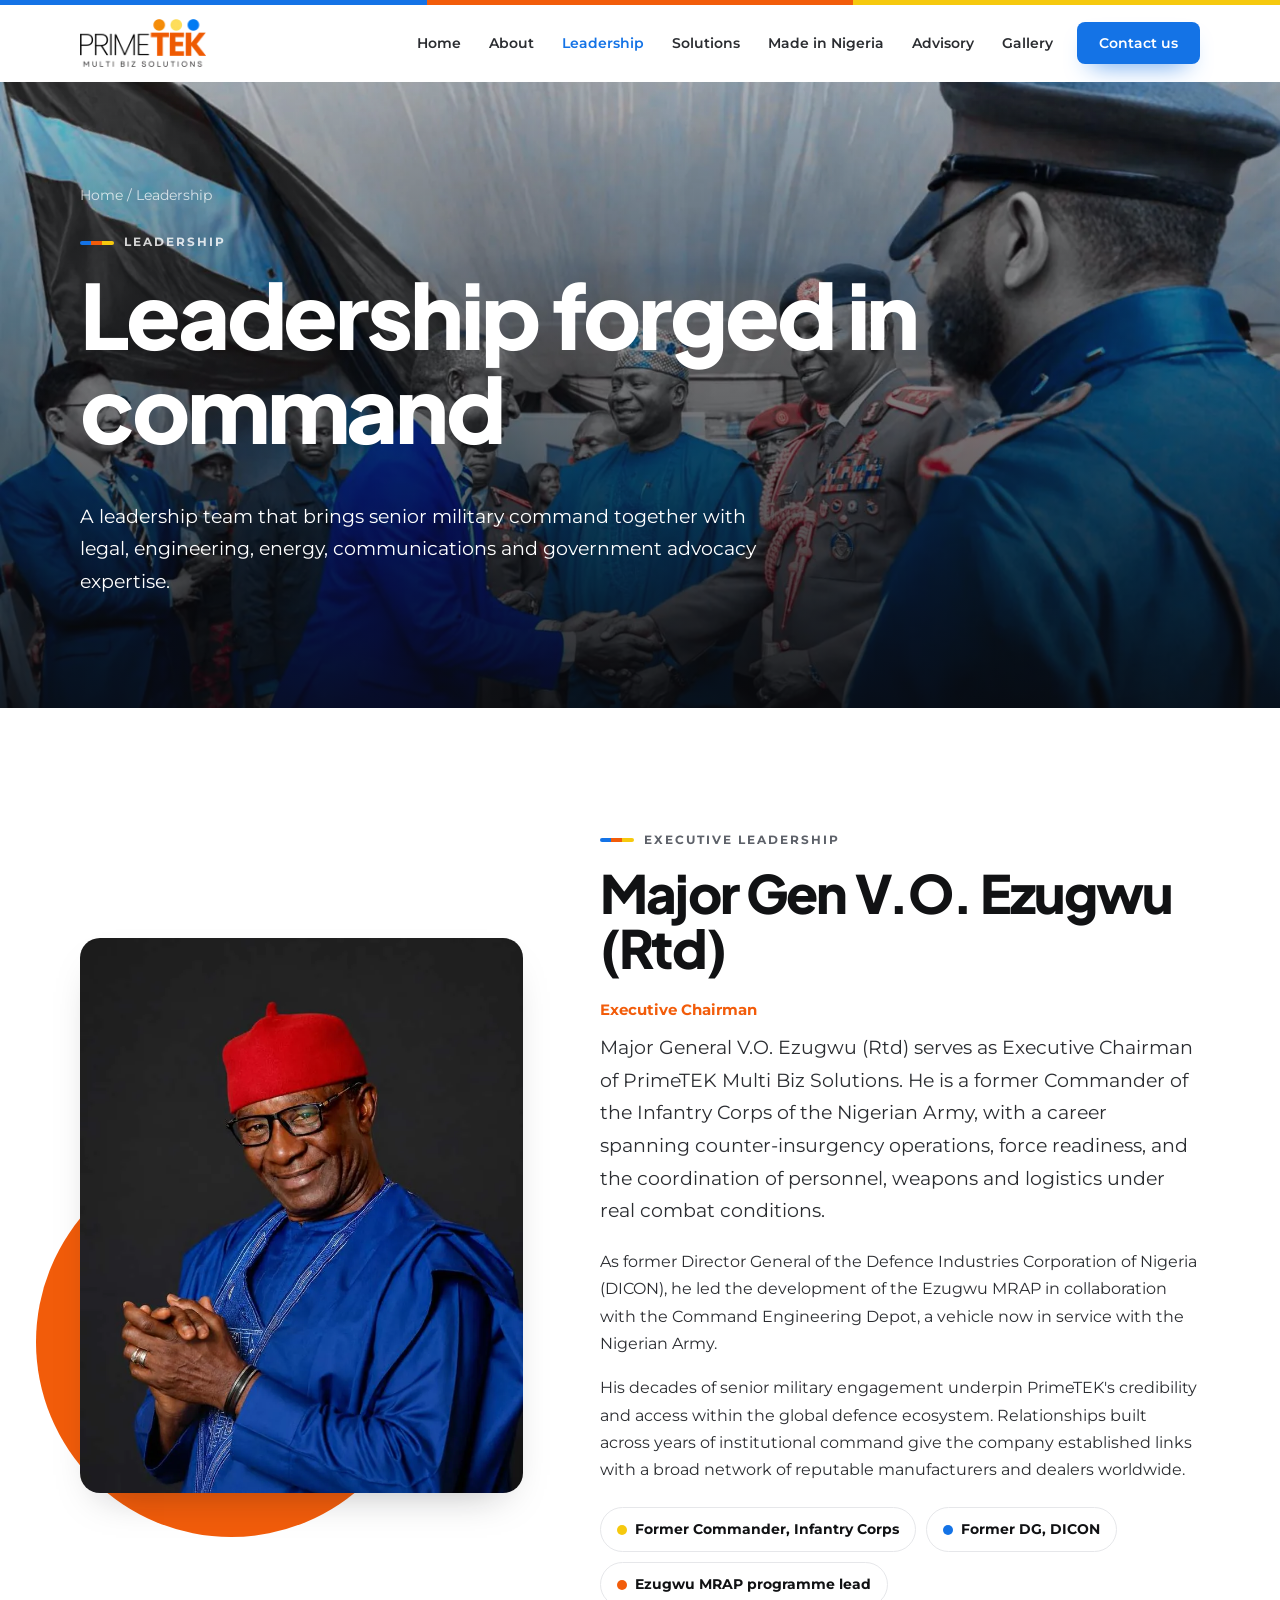
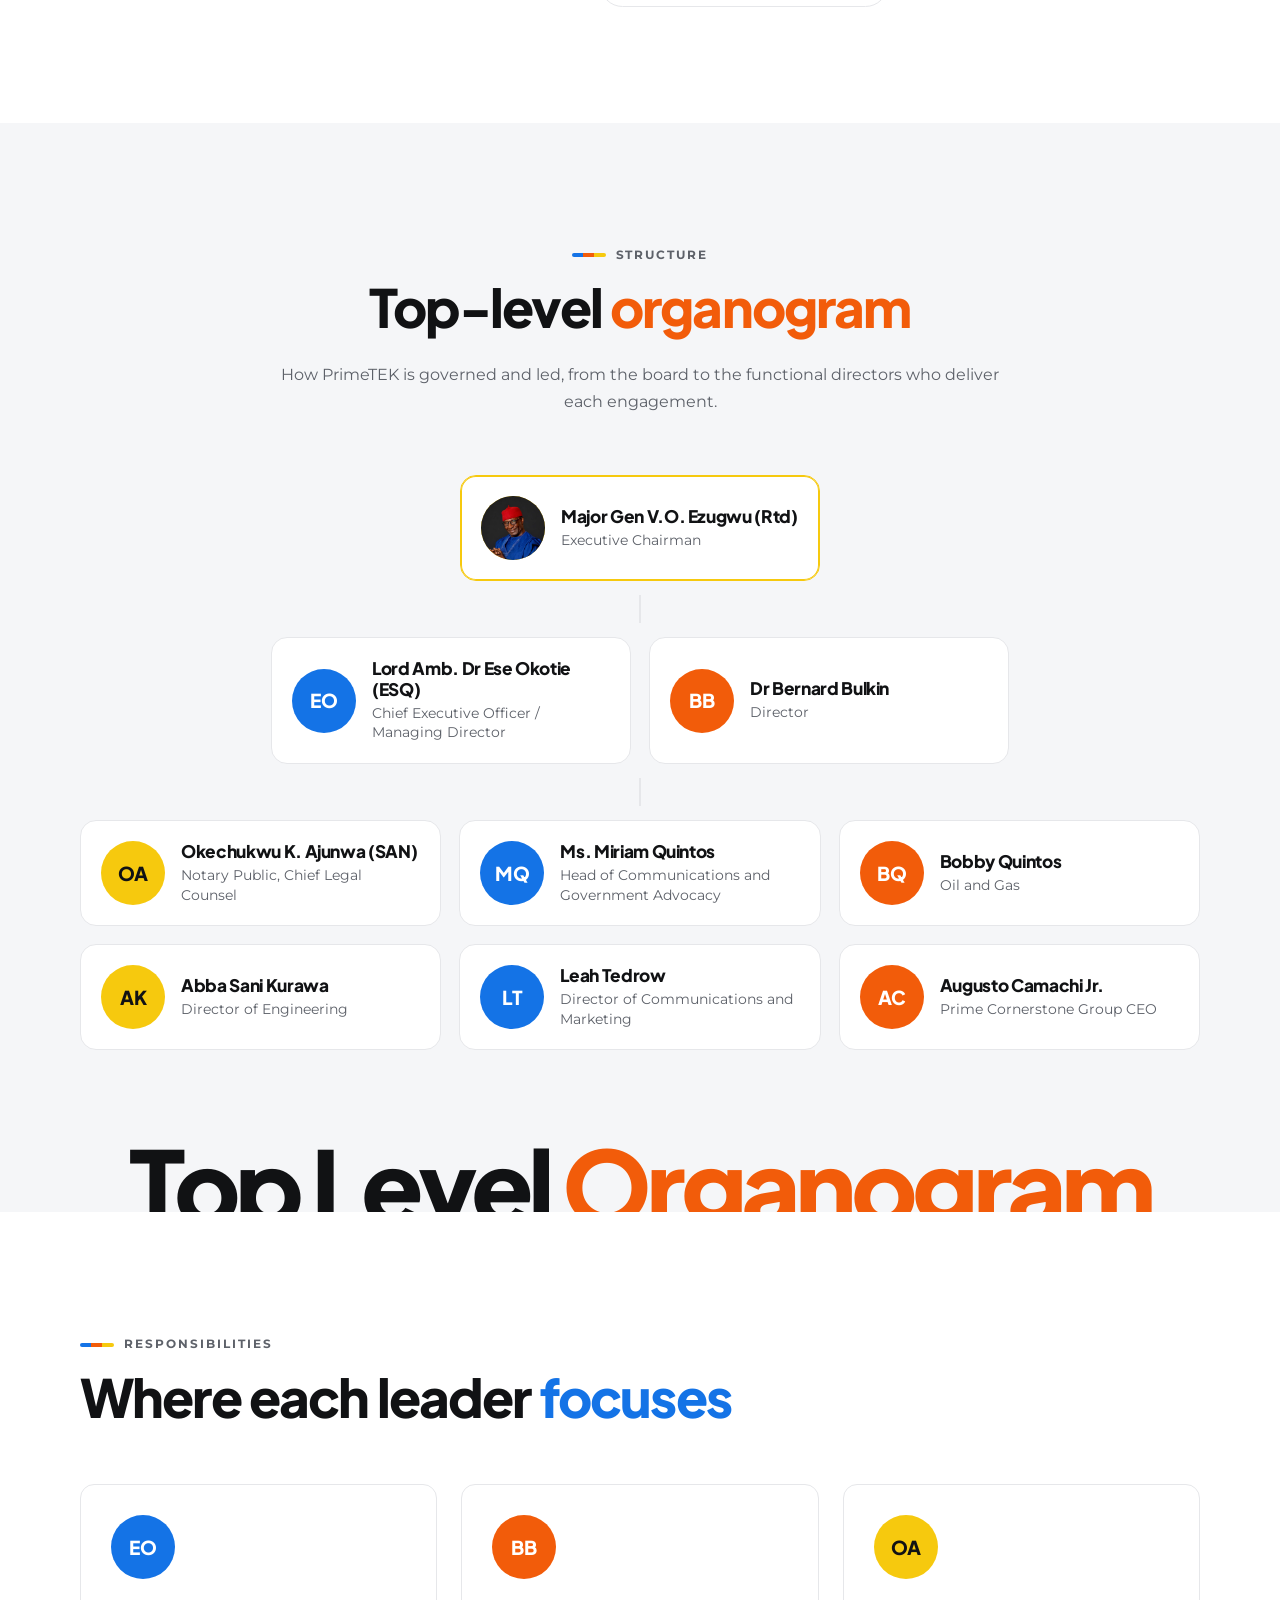
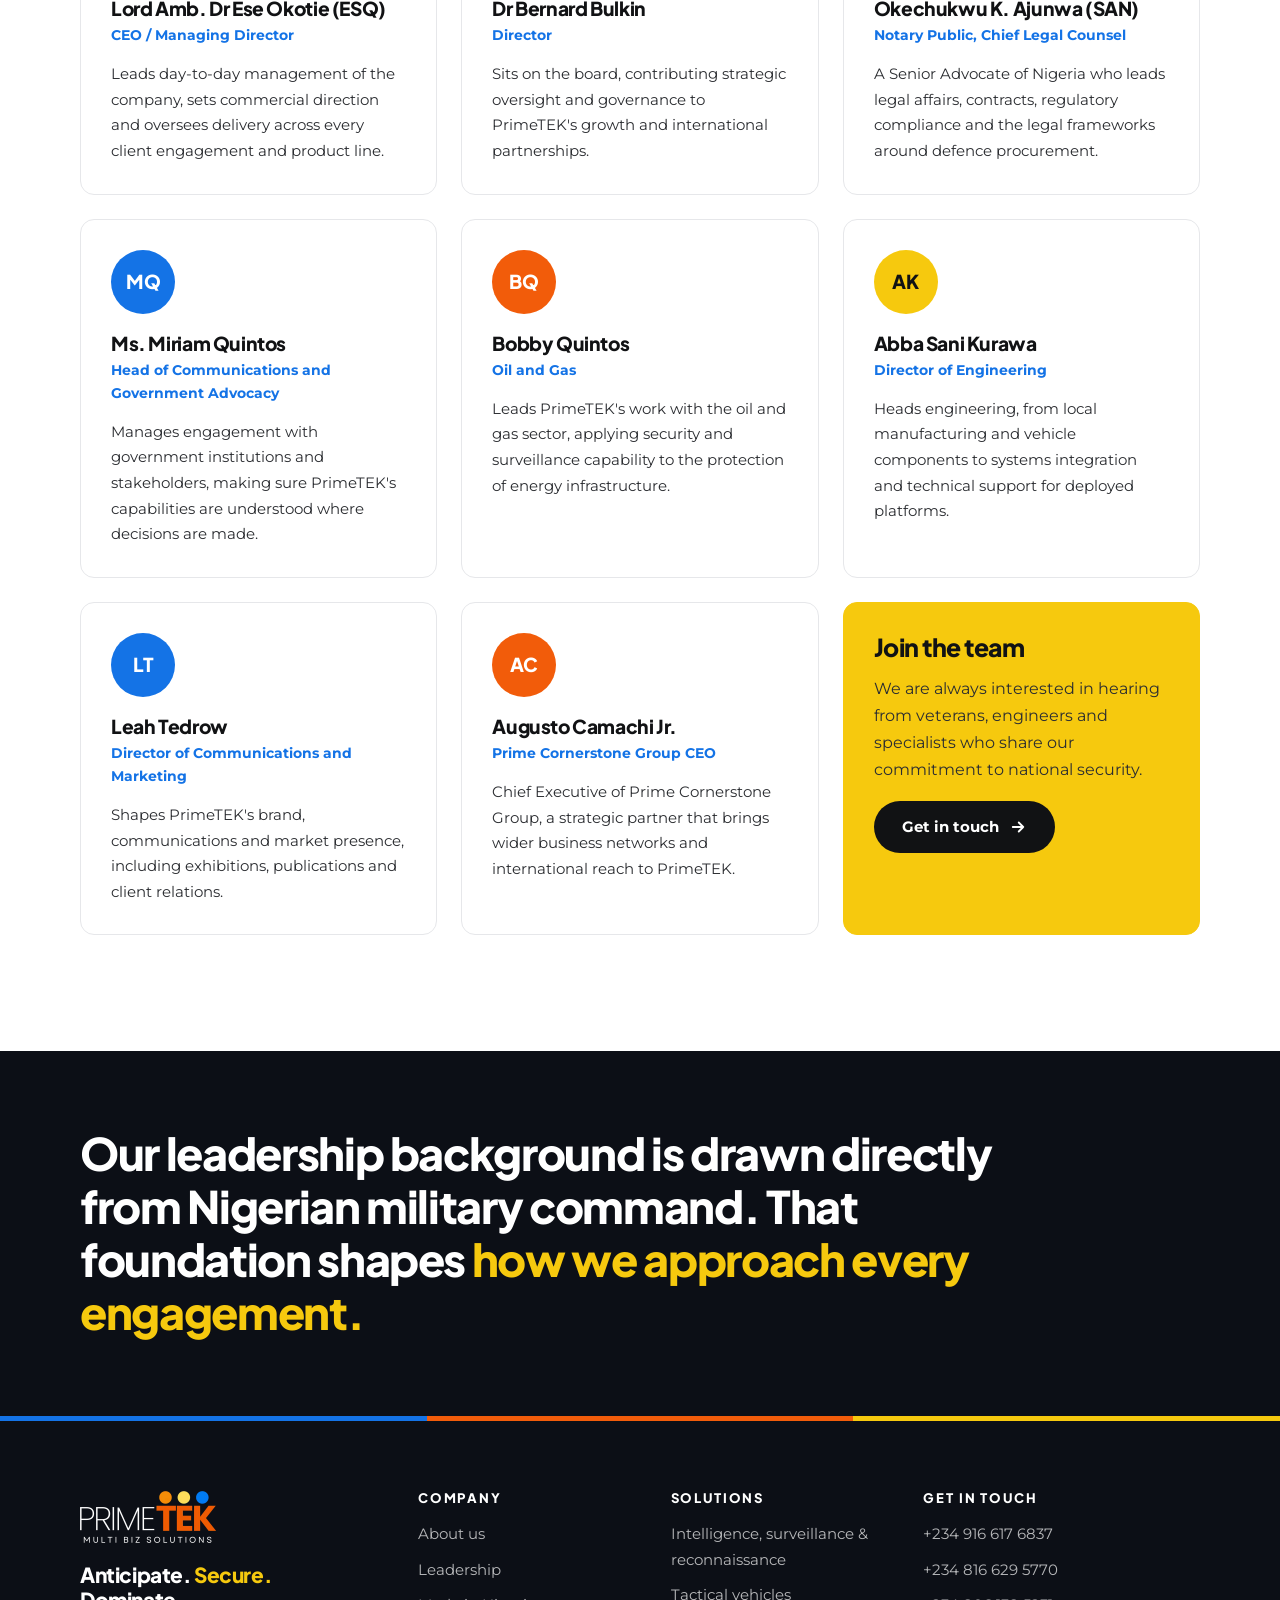
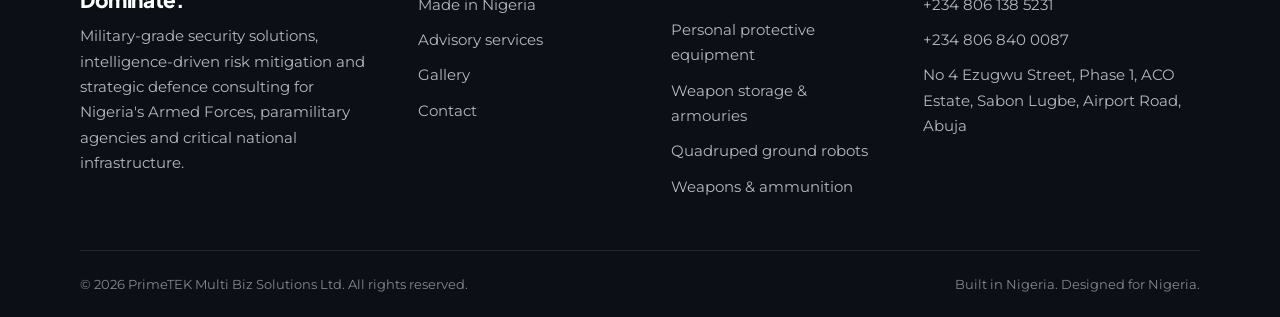
<file: leadership.html>
<!DOCTYPE html>
<html lang="en" class="no-js">
<head>
  <meta charset="utf-8">
  <meta name="viewport" content="width=device-width, initial-scale=1">
  <title>Leadership | PrimeTEK Multi Biz Solutions</title>
  <meta name="description" content="Meet the executive leadership and top-level organogram of PrimeTEK Multi Biz Solutions, led by Executive Chairman Major General V.O. Ezugwu (Rtd).">
  <meta name="theme-color" content="#1473e6">
  <meta property="og:type" content="website">
  <meta property="og:site_name" content="PrimeTEK Multi Biz Solutions">
  <meta property="og:title" content="Leadership | PrimeTEK Multi Biz Solutions">
  <meta property="og:description" content="Meet the executive leadership and top-level organogram of PrimeTEK Multi Biz Solutions, led by Executive Chairman Major General V.O. Ezugwu (Rtd).">
  <meta property="og:image" content="assets/img/hero-mrap.webp">
  <link rel="icon" href="assets/img/favicon.svg" type="image/svg+xml">
  <link rel="preconnect" href="https://fonts.googleapis.com">
  <link rel="preconnect" href="https://fonts.gstatic.com" crossorigin>
  <link href="https://fonts.googleapis.com/css2?family=Montserrat:wght@400;500;600;700&family=Plus+Jakarta+Sans:wght@600;700;800&display=swap" rel="stylesheet">
  <link rel="stylesheet" href="assets/css/styles.css">
</head>
<body>
  <a class="skip-link" href="#main">Skip to content</a>
  <div class="tri-rule" aria-hidden="true"></div>
  <header class="site-header">
    <div class="wrap">
      <nav class="nav" aria-label="Primary">
        <a class="brand" href="index.html" aria-label="PrimeTEK Multi Biz Solutions home">
          <img src="assets/img/logo.webp" alt="PrimeTEK Multi Biz Solutions" width="544" height="208">
        </a>
        <button class="menu-toggle" aria-label="Menu" aria-expanded="false" aria-controls="nav-links"><span></span></button>
        <ul class="nav-links" id="nav-links">
          <li><a href="index.html">Home</a></li>
          <li><a href="about.html">About</a></li>
          <li><a href="leadership.html" aria-current="page">Leadership</a></li>
          <li class="has-sub"><a href="solutions.html">Solutions</a><ul class="sub-menu"><li><a href="anticipate.html"><strong>Anticipate</strong><span>ISR, drones, satellite &amp; early warning</span></a></li><li><a href="secure.html"><strong>Secure</strong><span>Vehicles, watercraft, PPE &amp; armouries</span></a></li><li><a href="dominate.html"><strong>Dominate</strong><span>Robotics, weapons &amp; ammunition</span></a></li></ul></li>
          <li><a href="manufacturing.html">Made in Nigeria</a></li>
          <li><a href="advisory.html">Advisory</a></li>
          <li><a href="gallery.html">Gallery</a></li>
          <li class="nav-cta"><a class="btn btn-primary" href="contact.html">Contact us</a></li>
        </ul>
      </nav>
    </div>
  </header>

  <main id="main">
    <section class="page-hero has-image" style="background-image:url('assets/img/leadership-handshake.webp')">
      <div class="wrap">
        <p class="breadcrumb"><a href="index.html">Home</a> / Leadership</p>
        <span class="eyebrow">Leadership</span>
        <h1>Leadership forged in command</h1>
        <p class="lead">A leadership team that brings senior military command together with legal, engineering, energy, communications and government advocacy expertise.</p>
      </div>
    </section>

    <section class="section">
      <div class="wrap chair">
        <div class="chair-photo reveal">
          <span class="circle circle-orange"></span>
          <img src="assets/img/chairman.webp" alt="Major General V.O. Ezugwu (Rtd), Executive Chairman of PrimeTEK" width="782" height="986">
        </div>
        <div class="reveal">
          <span class="eyebrow">Executive leadership</span>
          <h2>Major Gen V.O. Ezugwu (Rtd)</h2>
          <span class="role">Executive Chairman</span>
          <p class="lead">Major General V.O. Ezugwu (Rtd) serves as Executive Chairman of PrimeTEK Multi Biz Solutions. He is a former Commander of the Infantry Corps of the Nigerian Army, with a career spanning counter-insurgency operations, force readiness, and the coordination of personnel, weapons and logistics under real combat conditions.</p>
          <p>As former Director General of the Defence Industries Corporation of Nigeria (DICON), he led the development of the Ezugwu MRAP in collaboration with the Command Engineering Depot, a vehicle now in service with the Nigerian Army.</p>
          <p>His decades of senior military engagement underpin PrimeTEK's credibility and access within the global defence ecosystem. Relationships built across years of institutional command give the company established links with a broad network of reputable manufacturers and dealers worldwide.</p>
          <div class="badge-row" style="margin-top:24px">
            <span class="badge"><i></i>Former Commander, Infantry Corps</span>
            <span class="badge blue"><i></i>Former DG, DICON</span>
            <span class="badge orange"><i></i>Ezugwu MRAP programme lead</span>
          </div>
        </div>
      </div>
    </section>

    <section class="section bg-soft" style="padding-bottom:0;overflow:hidden">
      <div class="wrap">
        <div class="section-head center reveal">
          <span class="eyebrow">Structure</span>
          <h2>Top-level <span class="hl-orange">organogram</span></h2>
          <p class="muted">How PrimeTEK is governed and led, from the board to the functional directors who deliver each engagement.</p>
        </div>
        <div class="org reveal">
          <div class="org-level l1">
            <div class="person featured"><div class="avatar"><img src="assets/img/chairman.webp" alt=""></div><div><h3>Major Gen V.O. Ezugwu (Rtd)</h3><p>Executive Chairman</p></div></div>
          </div>
          <div class="org-connector" aria-hidden="true"></div>
          <div class="org-level l2">
            <div class="person"><div class="avatar blue">EO</div><div><h3>Lord Amb. Dr Ese Okotie (ESQ)</h3><p>Chief Executive Officer / Managing Director</p></div></div>
            <div class="person"><div class="avatar orange">BB</div><div><h3>Dr Bernard Bulkin</h3><p>Director</p></div></div>
          </div>
          <div class="org-connector" aria-hidden="true"></div>
          <div class="org-level l3">
            <div class="person"><div class="avatar">OA</div><div><h3>Okechukwu K. Ajunwa (SAN)</h3><p>Notary Public, Chief Legal Counsel</p></div></div>
            <div class="person"><div class="avatar blue">MQ</div><div><h3>Ms. Miriam Quintos</h3><p>Head of Communications and Government Advocacy</p></div></div>
            <div class="person"><div class="avatar orange">BQ</div><div><h3>Bobby Quintos</h3><p>Oil and Gas</p></div></div>
            <div class="person"><div class="avatar">AK</div><div><h3>Abba Sani Kurawa</h3><p>Director of Engineering</p></div></div>
            <div class="person"><div class="avatar blue">LT</div><div><h3>Leah Tedrow</h3><p>Director of Communications and Marketing</p></div></div>
            <div class="person"><div class="avatar orange">AC</div><div><h3>Augusto Camachi Jr.</h3><p>Prime Cornerstone Group CEO</p></div></div>
          </div>
        </div>
      </div>
      <p class="bleed-title" aria-hidden="true" style="margin-top:80px;text-align:center">Top Level <span class="hl-orange">Organogram</span></p>
    </section>

    <section class="section">
      <div class="wrap">
        <div class="section-head reveal">
          <span class="eyebrow">Responsibilities</span>
          <h2>Where each leader <span class="hl-blue">focuses</span></h2>
        </div>
        <div class="grid-3">
          <div class="card role-card reveal"><div class="avatar blue">EO</div><h3>Lord Amb. Dr Ese Okotie (ESQ)</h3><span class="role">CEO / Managing Director</span><p>Leads day-to-day management of the company, sets commercial direction and oversees delivery across every client engagement and product line.</p></div>
          <div class="card role-card reveal"><div class="avatar orange">BB</div><h3>Dr Bernard Bulkin</h3><span class="role">Director</span><p>Sits on the board, contributing strategic oversight and governance to PrimeTEK's growth and international partnerships.</p></div>
          <div class="card role-card reveal"><div class="avatar">OA</div><h3>Okechukwu K. Ajunwa (SAN)</h3><span class="role">Notary Public, Chief Legal Counsel</span><p>A Senior Advocate of Nigeria who leads legal affairs, contracts, regulatory compliance and the legal frameworks around defence procurement.</p></div>
          <div class="card role-card reveal"><div class="avatar blue">MQ</div><h3>Ms. Miriam Quintos</h3><span class="role">Head of Communications and Government Advocacy</span><p>Manages engagement with government institutions and stakeholders, making sure PrimeTEK's capabilities are understood where decisions are made.</p></div>
          <div class="card role-card reveal"><div class="avatar orange">BQ</div><h3>Bobby Quintos</h3><span class="role">Oil and Gas</span><p>Leads PrimeTEK's work with the oil and gas sector, applying security and surveillance capability to the protection of energy infrastructure.</p></div>
          <div class="card role-card reveal"><div class="avatar">AK</div><h3>Abba Sani Kurawa</h3><span class="role">Director of Engineering</span><p>Heads engineering, from local manufacturing and vehicle components to systems integration and technical support for deployed platforms.</p></div>
          <div class="card role-card reveal"><div class="avatar blue">LT</div><h3>Leah Tedrow</h3><span class="role">Director of Communications and Marketing</span><p>Shapes PrimeTEK's brand, communications and market presence, including exhibitions, publications and client relations.</p></div>
          <div class="card role-card reveal"><div class="avatar orange">AC</div><h3>Augusto Camachi Jr.</h3><span class="role">Prime Cornerstone Group CEO</span><p>Chief Executive of Prime Cornerstone Group, a strategic partner that brings wider business networks and international reach to PrimeTEK.</p></div>
          <div class="card reveal" style="background:var(--yellow);border-color:var(--yellow)">
            <h3>Join the team</h3>
            <p>We are always interested in hearing from veterans, engineers and specialists who share our commitment to national security.</p>
            <a class="btn btn-dark" href="contact.html?topic=careers">Get in touch <svg viewBox="0 0 24 24" fill="none" stroke="currentColor" stroke-width="2.4" stroke-linecap="round" stroke-linejoin="round" aria-hidden="true"><path d="M5 12h14M13 6l6 6-6 6"/></svg></a>
          </div>
        </div>
      </div>
    </section>

    <section class="section-tight bg-night on-dark">
      <div class="wrap">
        <p class="statement reveal">Our leadership background is drawn directly from Nigerian military command. That foundation shapes <em>how we approach every engagement.</em></p>
      </div>
    </section>
  </main>

  <footer class="site-footer">
    <div class="tri-rule" aria-hidden="true"></div>
    <div class="wrap">
      <div class="footer-grid">
        <div class="footer-brand">
          <img src="assets/img/logo-white.webp" alt="PrimeTEK Multi Biz Solutions" width="544" height="208">
          <p class="motto"><span>Anticipate.</span> <span>Secure.</span> <span>Dominate.</span></p>
          <p>Military-grade security solutions, intelligence-driven risk mitigation and strategic defence consulting for Nigeria's Armed Forces, paramilitary agencies and critical national infrastructure.</p>
        </div>
        <div>
          <h4>Company</h4>
          <ul>
            <li><a href="about.html">About us</a></li>
            <li><a href="leadership.html">Leadership</a></li>
            <li><a href="manufacturing.html">Made in Nigeria</a></li>
            <li><a href="advisory.html">Advisory services</a></li>
            <li><a href="gallery.html">Gallery</a></li>
            <li><a href="contact.html">Contact</a></li>
          </ul>
        </div>
        <div>
          <h4>Solutions</h4>
          <ul>
            <li><a href="anticipate.html">Intelligence, surveillance &amp; reconnaissance</a></li>
            <li><a href="secure.html#vehicles">Tactical vehicles</a></li>
            <li><a href="secure.html#ppe">Personal protective equipment</a></li>
            <li><a href="secure.html#armouries">Weapon storage &amp; armouries</a></li>
            <li><a href="dominate.html#robotics">Quadruped ground robots</a></li>
            <li><a href="dominate.html#weapons">Weapons &amp; ammunition</a></li>
          </ul>
        </div>
        <div>
          <h4>Get in touch</h4>
          <ul>
            <li><a href="tel:+2349166176837">+234 916 617 6837</a></li>
            <li><a href="tel:+2348166295770">+234 816 629 5770</a></li>
            <li><a href="tel:+2348061385231">+234 806 138 5231</a></li>
            <li><a href="tel:+2348068400087">+234 806 840 0087</a></li>
            <li>No 4 Ezugwu Street, Phase 1, ACO Estate, Sabon Lugbe, Airport Road, Abuja</li>
          </ul>
        </div>
      </div>
      <div class="footer-bottom">
        <span>&copy; <span data-year>2026</span> PrimeTEK Multi Biz Solutions Ltd. All rights reserved.</span>
        <span>Built in Nigeria. Designed for Nigeria.</span>
      </div>
    </div>
  </footer>

  <script src="assets/js/main.js" defer></script>
</body>
</html>
</file>
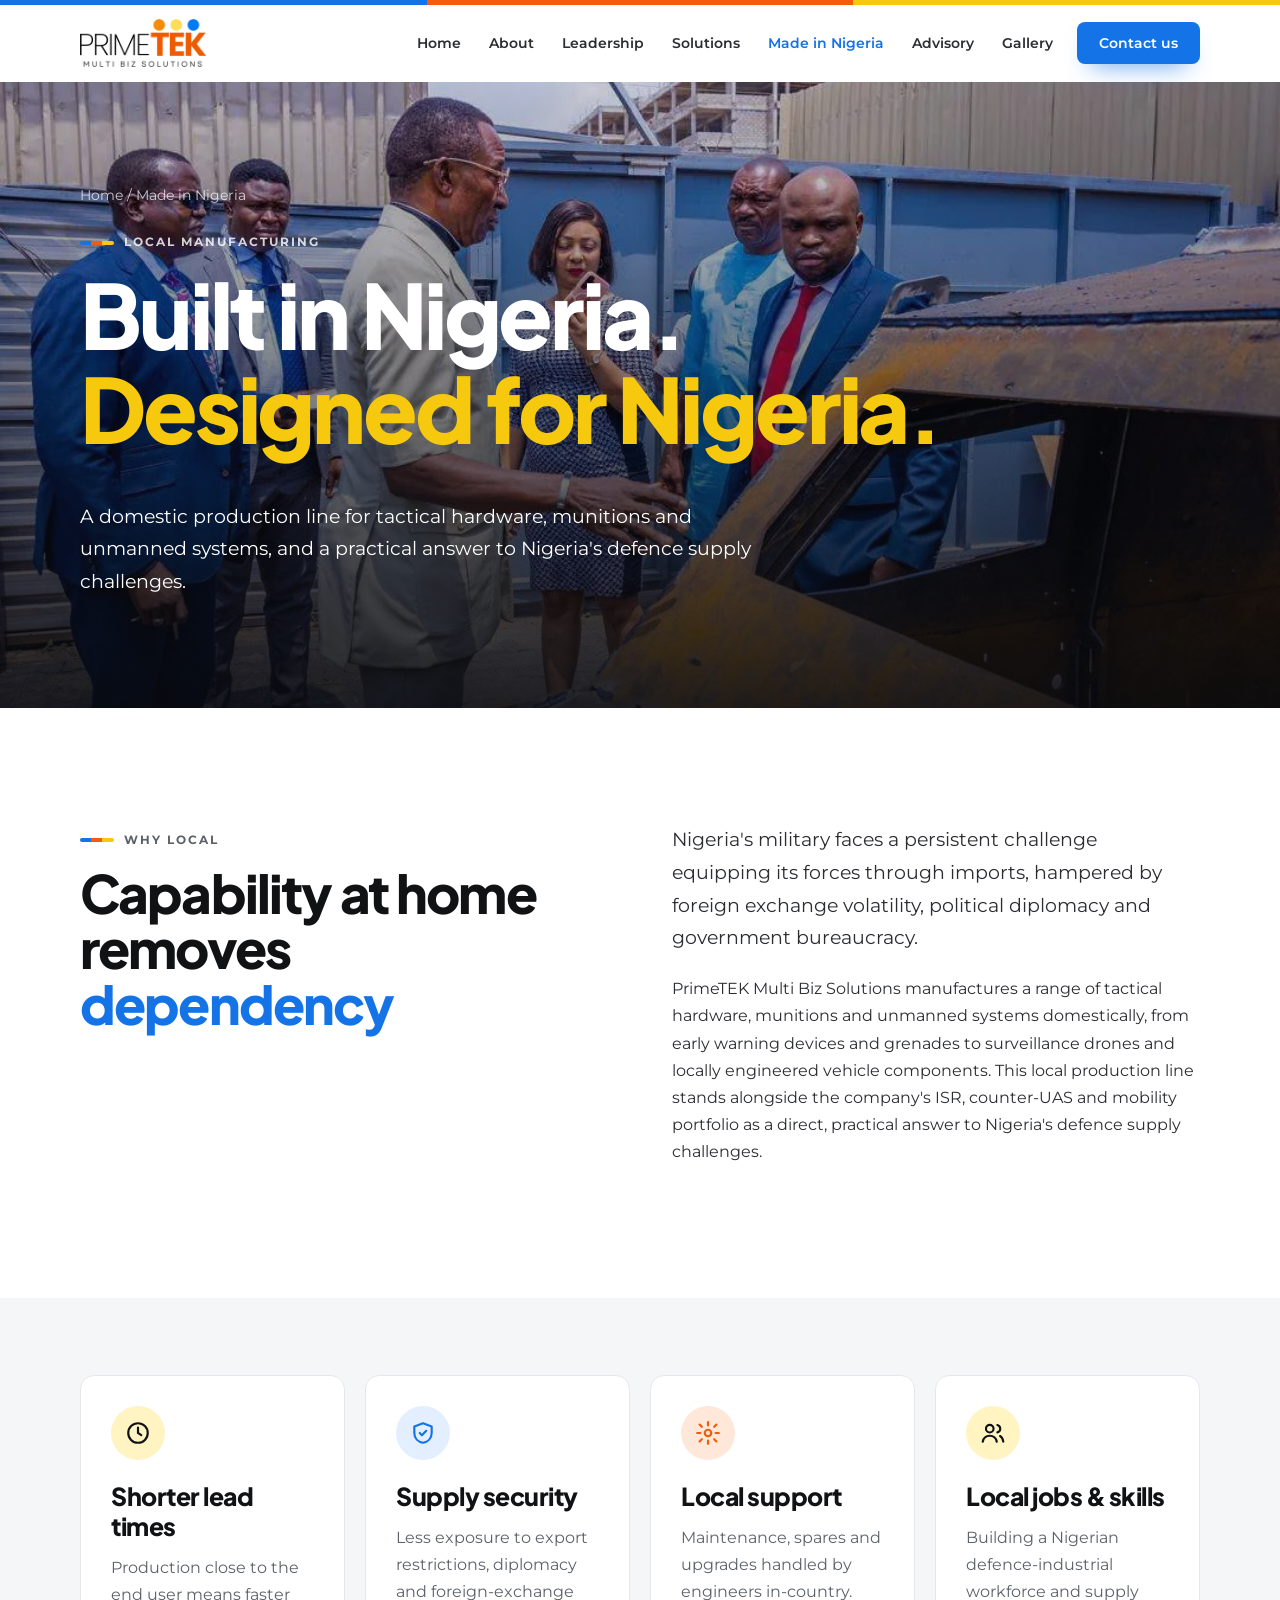
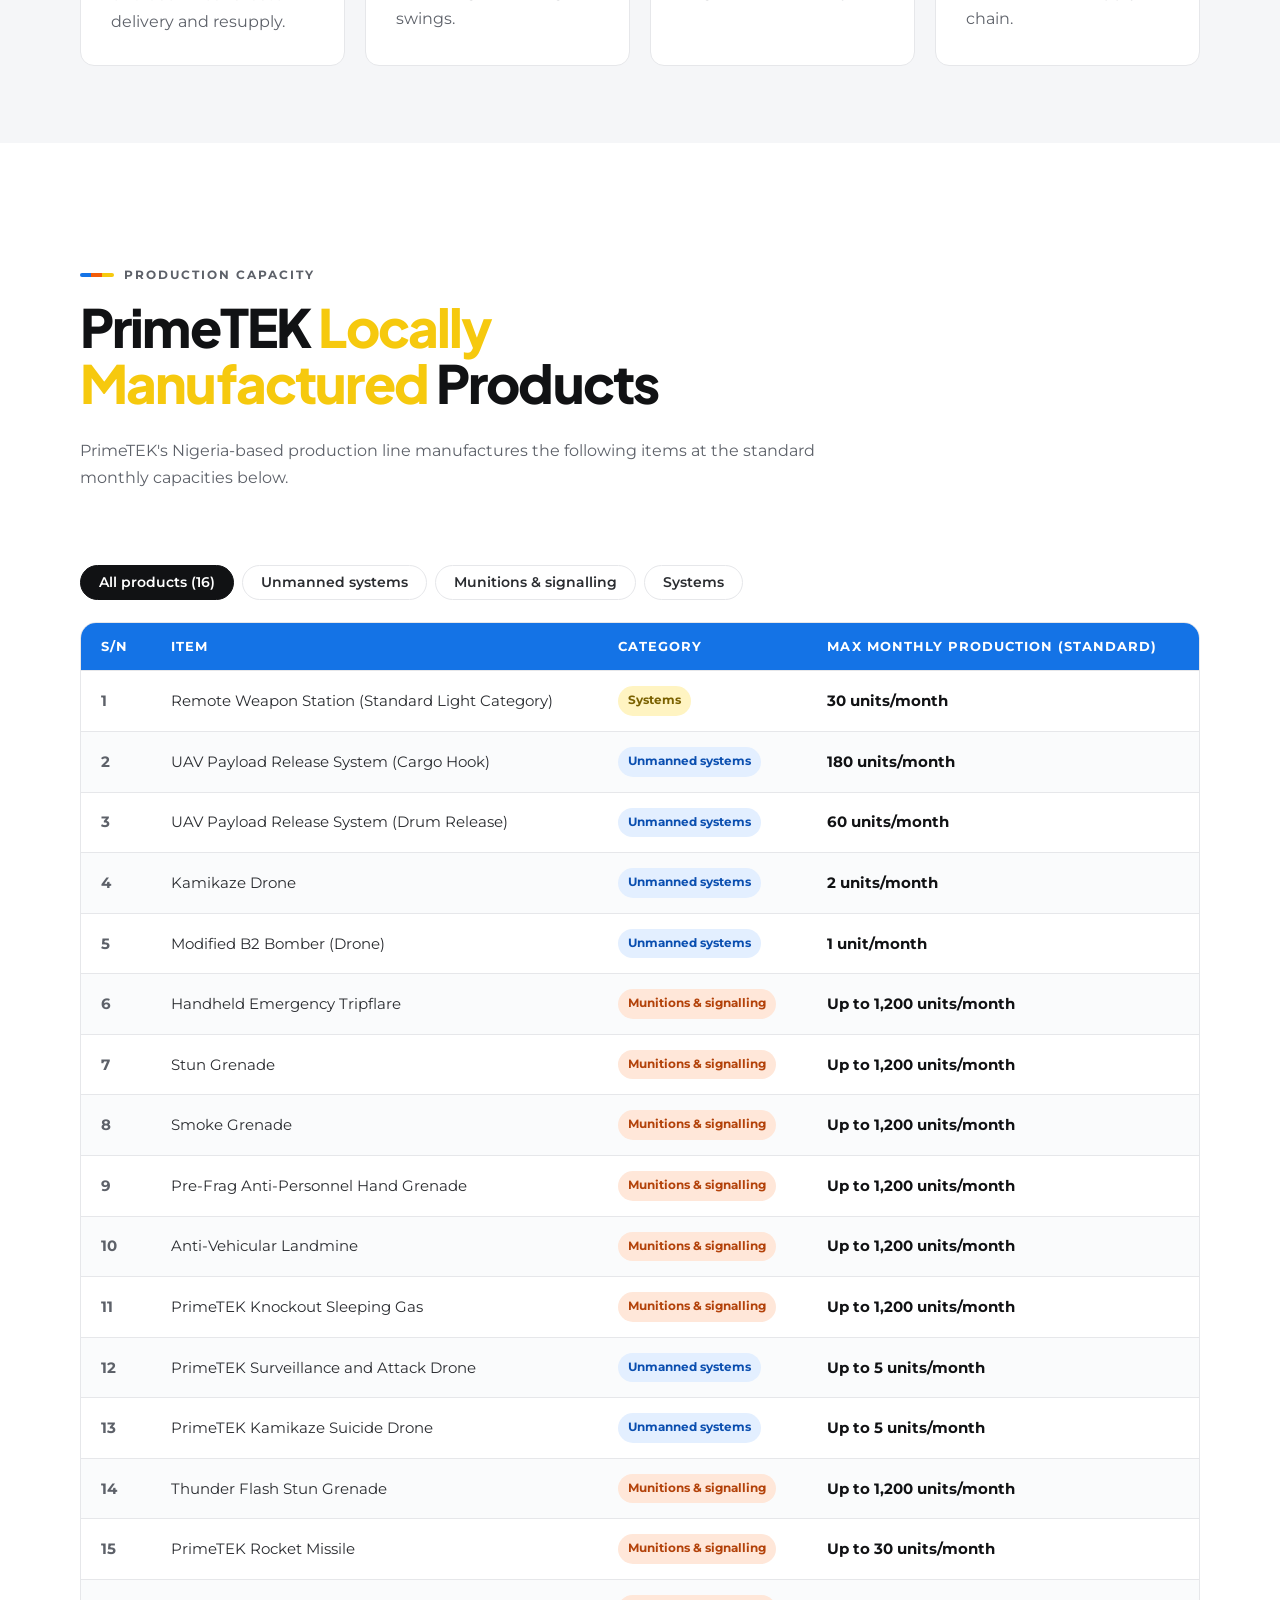
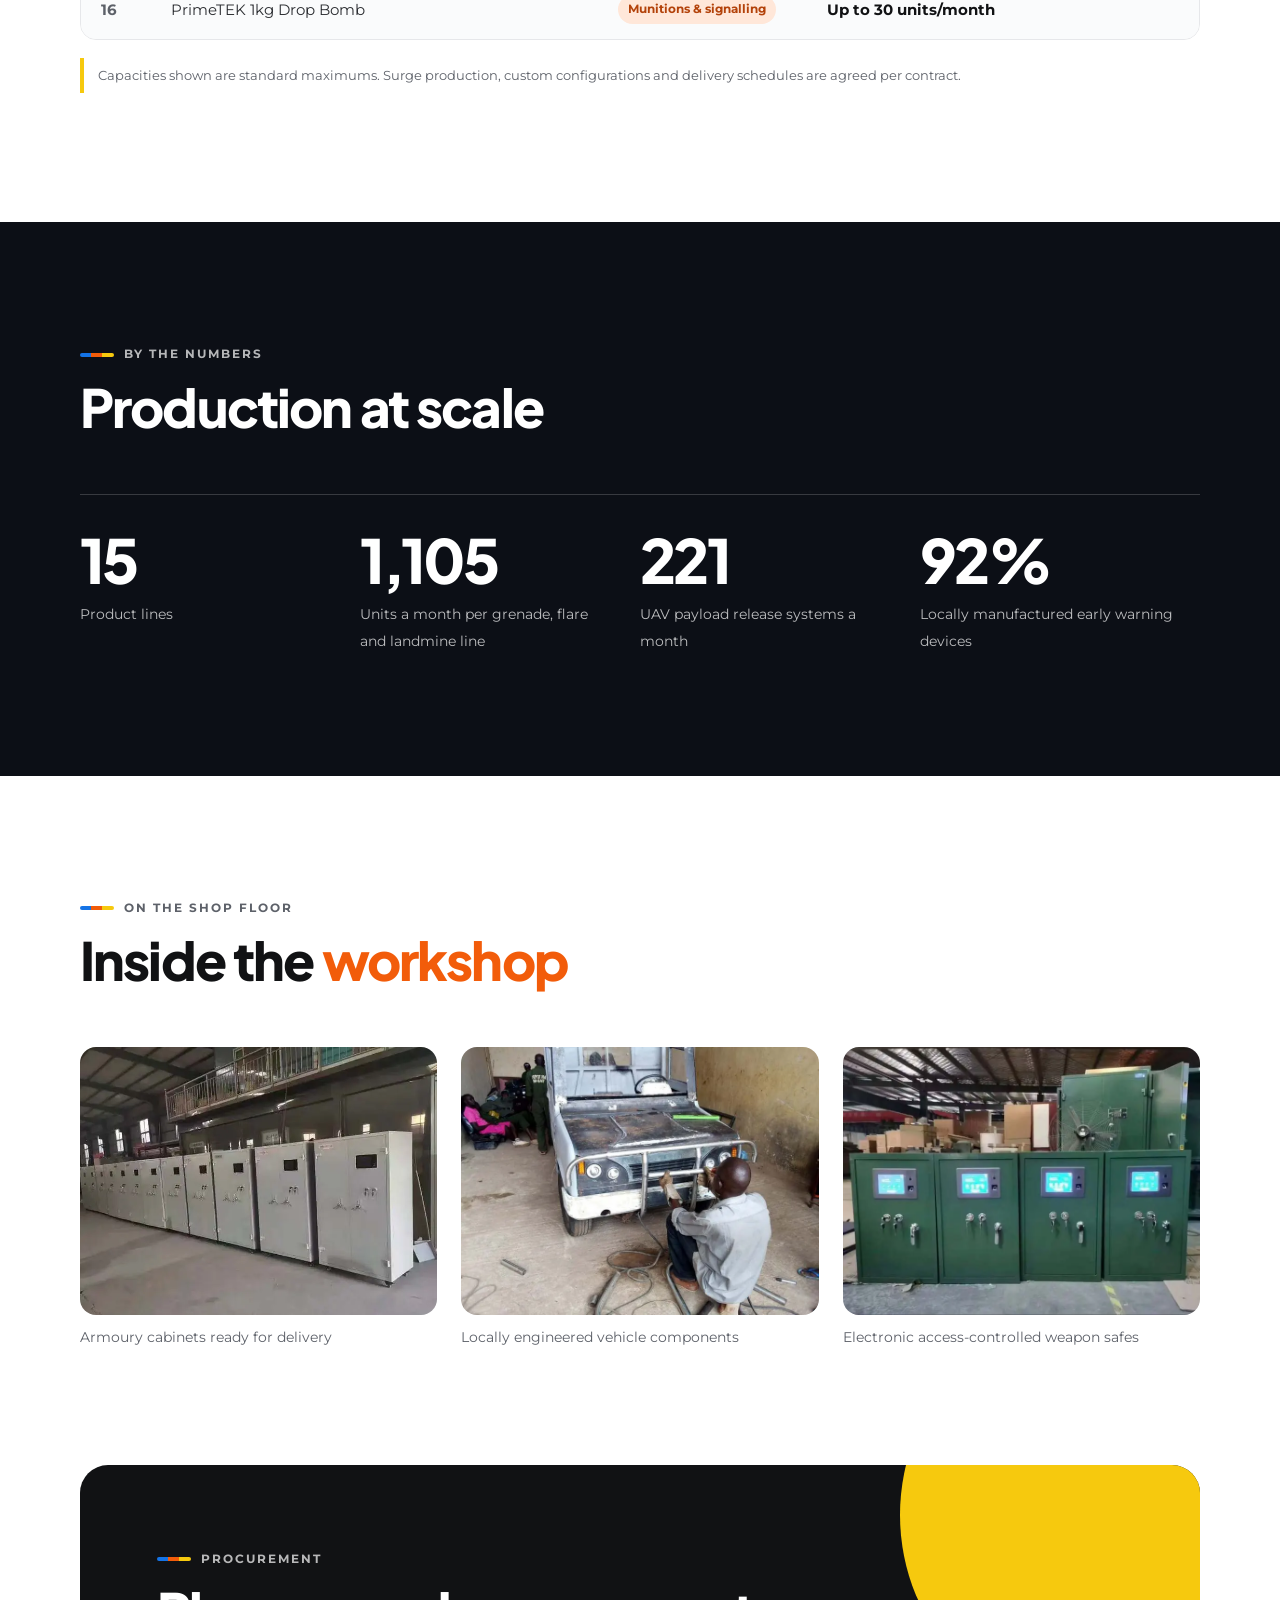
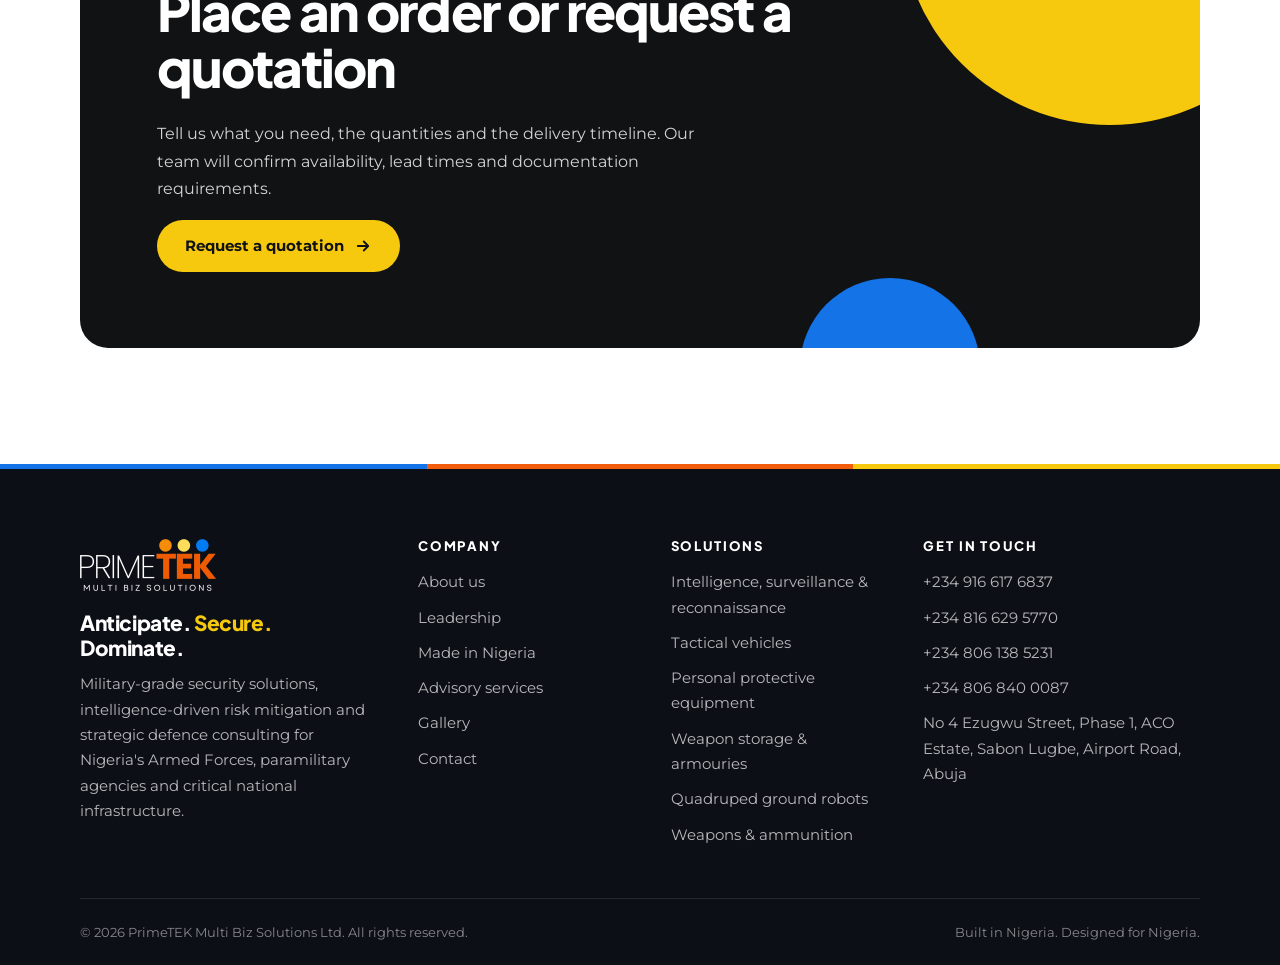
<file: manufacturing.html>
<!DOCTYPE html>
<html lang="en" class="no-js">
<head>
  <meta charset="utf-8">
  <meta name="viewport" content="width=device-width, initial-scale=1">
  <title>Made in Nigeria: Local Manufacturing | PrimeTEK</title>
  <meta name="description" content="PrimeTEK manufactures tactical hardware, munitions and unmanned systems in Nigeria. See the 16 locally manufactured product lines and their standard monthly production capacity.">
  <meta name="theme-color" content="#1473e6">
  <meta property="og:type" content="website">
  <meta property="og:site_name" content="PrimeTEK Multi Biz Solutions">
  <meta property="og:title" content="Made in Nigeria: Local Manufacturing | PrimeTEK">
  <meta property="og:description" content="PrimeTEK manufactures tactical hardware, munitions and unmanned systems in Nigeria. See the 16 locally manufactured product lines and their standard monthly production capacity.">
  <meta property="og:image" content="assets/img/hero-mrap.webp">
  <link rel="icon" href="assets/img/favicon.svg" type="image/svg+xml">
  <link rel="preconnect" href="https://fonts.googleapis.com">
  <link rel="preconnect" href="https://fonts.gstatic.com" crossorigin>
  <link href="https://fonts.googleapis.com/css2?family=Montserrat:wght@400;500;600;700&family=Plus+Jakarta+Sans:wght@600;700;800&display=swap" rel="stylesheet">
  <link rel="stylesheet" href="assets/css/styles.css">
</head>
<body>
  <a class="skip-link" href="#main">Skip to content</a>
  <div class="tri-rule" aria-hidden="true"></div>
  <header class="site-header">
    <div class="wrap">
      <nav class="nav" aria-label="Primary">
        <a class="brand" href="index.html" aria-label="PrimeTEK Multi Biz Solutions home">
          <img src="assets/img/logo.webp" alt="PrimeTEK Multi Biz Solutions" width="544" height="208">
        </a>
        <button class="menu-toggle" aria-label="Menu" aria-expanded="false" aria-controls="nav-links"><span></span></button>
        <ul class="nav-links" id="nav-links">
          <li><a href="index.html">Home</a></li>
          <li><a href="about.html">About</a></li>
          <li><a href="leadership.html">Leadership</a></li>
          <li class="has-sub"><a href="solutions.html">Solutions</a><ul class="sub-menu"><li><a href="anticipate.html"><strong>Anticipate</strong><span>ISR, drones, satellite &amp; early warning</span></a></li><li><a href="secure.html"><strong>Secure</strong><span>Vehicles, watercraft, PPE &amp; armouries</span></a></li><li><a href="dominate.html"><strong>Dominate</strong><span>Robotics, weapons &amp; ammunition</span></a></li></ul></li>
          <li><a href="manufacturing.html" aria-current="page">Made in Nigeria</a></li>
          <li><a href="advisory.html">Advisory</a></li>
          <li><a href="gallery.html">Gallery</a></li>
          <li class="nav-cta"><a class="btn btn-primary" href="contact.html">Contact us</a></li>
        </ul>
      </nav>
    </div>
  </header>

  <main id="main">
    <section class="page-hero has-image" style="background-image:url('assets/img/built-in-nigeria.webp')">
      <div class="wrap">
        <p class="breadcrumb"><a href="index.html">Home</a> / Made in Nigeria</p>
        <span class="eyebrow">Local manufacturing</span>
        <h1>Built in Nigeria. <span class="hl-yellow">Designed for Nigeria.</span></h1>
        <p class="lead">A domestic production line for tactical hardware, munitions and unmanned systems, and a practical answer to Nigeria's defence supply challenges.</p>
      </div>
    </section>

    <section class="section">
      <div class="wrap grid-2" style="align-items:start">
        <div class="reveal">
          <span class="eyebrow">Why local</span>
          <h2>Capability at home removes <span class="hl-blue">dependency</span></h2>
        </div>
        <div class="reveal">
          <p class="lead">Nigeria's military faces a persistent challenge equipping its forces through imports, hampered by foreign exchange volatility, political diplomacy and government bureaucracy.</p>
          <p>PrimeTEK Multi Biz Solutions manufactures a range of tactical hardware, munitions and unmanned systems domestically, from early warning devices and grenades to surveillance drones and locally engineered vehicle components. This local production line stands alongside the company's ISR, counter-UAS and mobility portfolio as a direct, practical answer to Nigeria's defence supply challenges.</p>
        </div>
      </div>
    </section>

    <section class="section-tight bg-soft">
      <div class="wrap">
        <div class="grid-4">
          <div class="card reveal"><div class="icon"><svg viewBox="0 0 24 24" fill="none" stroke="currentColor" stroke-width="2" stroke-linecap="round" aria-hidden="true"><circle cx="12" cy="12" r="9"/><path d="M12 7v5l3 2"/></svg></div><h3>Shorter lead times</h3><p class="muted">Production close to the end user means faster delivery and resupply.</p></div>
          <div class="card reveal"><div class="icon blue"><svg viewBox="0 0 24 24" fill="none" stroke="currentColor" stroke-width="2" stroke-linecap="round" stroke-linejoin="round" aria-hidden="true"><path d="M12 3l8 3v6c0 5-3.4 8.3-8 9-4.6-.7-8-4-8-9V6l8-3z"/><path d="M9 12l2 2 4-4"/></svg></div><h3>Supply security</h3><p class="muted">Less exposure to export restrictions, diplomacy and foreign-exchange swings.</p></div>
          <div class="card reveal"><div class="icon orange"><svg viewBox="0 0 24 24" fill="none" stroke="currentColor" stroke-width="2" stroke-linecap="round" stroke-linejoin="round" aria-hidden="true"><circle cx="12" cy="12" r="3"/><path d="M12 2v3M12 19v3M4.2 4.2l2.1 2.1M17.7 17.7l2.1 2.1M2 12h3M19 12h3M4.2 19.8l2.1-2.1M17.7 6.3l2.1-2.1"/></svg></div><h3>Local support</h3><p class="muted">Maintenance, spares and upgrades handled by engineers in-country.</p></div>
          <div class="card reveal"><div class="icon"><svg viewBox="0 0 24 24" fill="none" stroke="currentColor" stroke-width="2" stroke-linecap="round" stroke-linejoin="round" aria-hidden="true"><circle cx="9" cy="8" r="3.5"/><path d="M2.5 20c.8-3.6 3.4-5.5 6.5-5.5s5.7 1.9 6.5 5.5"/><path d="M16 4.6a3.5 3.5 0 0 1 0 6.8M18.5 14.8c1.6.8 2.6 2.5 3 5.2"/></svg></div><h3>Local jobs &amp; skills</h3><p class="muted">Building a Nigerian defence-industrial workforce and supply chain.</p></div>
        </div>
      </div>
    </section>

    <section class="section" id="capacity">
      <div class="wrap">
        <div class="split-head">
          <div class="section-head reveal">
            <span class="eyebrow">Production capacity</span>
            <h2>PrimeTEK <span class="hl-yellow">Locally Manufactured</span> Products</h2>
            <p class="muted">PrimeTEK's Nigeria-based production line manufactures the following items at the standard monthly capacities below.</p>
          </div>
        </div>
        <div class="filters reveal" data-filter-group="#capacity-table" role="group" aria-label="Filter products">
          <button class="filter" data-filter="all" aria-pressed="true">All products (16)</button>
          <button class="filter" data-filter="uas" aria-pressed="false">Unmanned systems</button>
          <button class="filter" data-filter="mun" aria-pressed="false">Munitions &amp; signalling</button>
          <button class="filter" data-filter="sys" aria-pressed="false">Systems</button>
        </div>
        <div class="table-wrap reveal">
          <table id="capacity-table">
            <caption class="sr-only">PrimeTEK locally manufactured products and maximum standard monthly production</caption>
            <thead>
              <tr><th scope="col">S/N</th><th scope="col">Item</th><th scope="col">Category</th><th scope="col">Max monthly production (standard)</th></tr>
            </thead>
            <tbody>
                <tr data-cat="sys"><td class="sn">1</td><td>Remote Weapon Station (Standard Light Category)</td><td><span class="cat sys">Systems</span></td><td class="cap">30 units/month</td></tr>
                <tr data-cat="uas"><td class="sn">2</td><td>UAV Payload Release System (Cargo Hook)</td><td><span class="cat uas">Unmanned systems</span></td><td class="cap">180 units/month</td></tr>
                <tr data-cat="uas"><td class="sn">3</td><td>UAV Payload Release System (Drum Release)</td><td><span class="cat uas">Unmanned systems</span></td><td class="cap">60 units/month</td></tr>
                <tr data-cat="uas"><td class="sn">4</td><td>Kamikaze Drone</td><td><span class="cat uas">Unmanned systems</span></td><td class="cap">2 units/month</td></tr>
                <tr data-cat="uas"><td class="sn">5</td><td>Modified B2 Bomber (Drone)</td><td><span class="cat uas">Unmanned systems</span></td><td class="cap">1 unit/month</td></tr>
                <tr data-cat="mun"><td class="sn">6</td><td>Handheld Emergency Tripflare</td><td><span class="cat mun">Munitions &amp; signalling</span></td><td class="cap">Up to 1,200 units/month</td></tr>
                <tr data-cat="mun"><td class="sn">7</td><td>Stun Grenade</td><td><span class="cat mun">Munitions &amp; signalling</span></td><td class="cap">Up to 1,200 units/month</td></tr>
                <tr data-cat="mun"><td class="sn">8</td><td>Smoke Grenade</td><td><span class="cat mun">Munitions &amp; signalling</span></td><td class="cap">Up to 1,200 units/month</td></tr>
                <tr data-cat="mun"><td class="sn">9</td><td>Pre-Frag Anti-Personnel Hand Grenade</td><td><span class="cat mun">Munitions &amp; signalling</span></td><td class="cap">Up to 1,200 units/month</td></tr>
                <tr data-cat="mun"><td class="sn">10</td><td>Anti-Vehicular Landmine</td><td><span class="cat mun">Munitions &amp; signalling</span></td><td class="cap">Up to 1,200 units/month</td></tr>
                <tr data-cat="mun"><td class="sn">11</td><td>PrimeTEK Knockout Sleeping Gas</td><td><span class="cat mun">Munitions &amp; signalling</span></td><td class="cap">Up to 1,200 units/month</td></tr>
                <tr data-cat="uas"><td class="sn">12</td><td>PrimeTEK Surveillance and Attack Drone</td><td><span class="cat uas">Unmanned systems</span></td><td class="cap">Up to 5 units/month</td></tr>
                <tr data-cat="uas"><td class="sn">13</td><td>PrimeTEK Kamikaze Suicide Drone</td><td><span class="cat uas">Unmanned systems</span></td><td class="cap">Up to 5 units/month</td></tr>
                <tr data-cat="mun"><td class="sn">14</td><td>Thunder Flash Stun Grenade</td><td><span class="cat mun">Munitions &amp; signalling</span></td><td class="cap">Up to 1,200 units/month</td></tr>
                <tr data-cat="mun"><td class="sn">15</td><td>PrimeTEK Rocket Missile</td><td><span class="cat mun">Munitions &amp; signalling</span></td><td class="cap">Up to 30 units/month</td></tr>
                <tr data-cat="mun"><td class="sn">16</td><td>PrimeTEK 1kg Drop Bomb</td><td><span class="cat mun">Munitions &amp; signalling</span></td><td class="cap">Up to 30 units/month</td></tr>
            </tbody>
          </table>
        </div>
        <p class="notice">Capacities shown are standard maximums. Surge production, custom configurations and delivery schedules are agreed per contract.</p>
      </div>
    </section>

    <section class="section bg-night on-dark">
      <div class="wrap">
        <div class="section-head reveal">
          <span class="eyebrow">By the numbers</span>
          <h2>Production at scale</h2>
        </div>
        <div class="stats">
          <div class="reveal"><strong data-count="16">16</strong><span>Product lines</span></div>
          <div class="reveal"><strong data-count="1200">1,200</strong><span>Units a month per grenade, flare and landmine line</span></div>
          <div class="reveal"><strong data-count="240">240</strong><span>UAV payload release systems a month</span></div>
          <div class="reveal"><strong data-count="100" data-suffix="%">100%</strong><span>Locally manufactured early warning devices</span></div>
        </div>
      </div>
    </section>

    <section class="section">
      <div class="wrap">
        <div class="section-head reveal">
          <span class="eyebrow">On the shop floor</span>
          <h2>Inside the <span class="hl-orange">workshop</span></h2>
        </div>
        <div class="grid-3">
          <figure class="reveal" style="margin:0"><img src="assets/img/g39.webp" alt="Row of locally assembled storage cabinets in a warehouse" loading="lazy" style="border-radius:16px;aspect-ratio:4/3;object-fit:cover;width:100%"><figcaption class="muted" style="margin-top:10px;font-size:.9rem">Armoury cabinets ready for delivery</figcaption></figure>
          <figure class="reveal" style="margin:0"><img src="assets/img/g43.webp" alt="Technician fabricating a vehicle frame" loading="lazy" style="border-radius:16px;aspect-ratio:4/3;object-fit:cover;width:100%"><figcaption class="muted" style="margin-top:10px;font-size:.9rem">Locally engineered vehicle components</figcaption></figure>
          <figure class="reveal" style="margin:0"><img src="assets/img/g40.webp" alt="Green electronic weapon safes with digital keypads" loading="lazy" style="border-radius:16px;aspect-ratio:4/3;object-fit:cover;width:100%"><figcaption class="muted" style="margin-top:10px;font-size:.9rem">Electronic access-controlled weapon safes</figcaption></figure>
        </div>
      </div>
    </section>

    <section class="section cta-band" style="padding-top:0">
      <div class="wrap">
        <div class="inner on-dark reveal">
          <span class="circle circle-yellow"></span>
          <span class="circle circle-blue"></span>
          <span class="eyebrow">Procurement</span>
          <h2>Place an order or request a quotation</h2>
          <p>Tell us what you need, the quantities and the delivery timeline. Our team will confirm availability, lead times and documentation requirements.</p>
          <div class="btn-row"><a class="btn btn-yellow" href="contact.html?topic=procurement">Request a quotation <svg viewBox="0 0 24 24" fill="none" stroke="currentColor" stroke-width="2.4" stroke-linecap="round" stroke-linejoin="round" aria-hidden="true"><path d="M5 12h14M13 6l6 6-6 6"/></svg></a></div>
        </div>
      </div>
    </section>
  </main>

  <footer class="site-footer">
    <div class="tri-rule" aria-hidden="true"></div>
    <div class="wrap">
      <div class="footer-grid">
        <div class="footer-brand">
          <img src="assets/img/logo-white.webp" alt="PrimeTEK Multi Biz Solutions" width="544" height="208">
          <p class="motto"><span>Anticipate.</span> <span>Secure.</span> <span>Dominate.</span></p>
          <p>Military-grade security solutions, intelligence-driven risk mitigation and strategic defence consulting for Nigeria's Armed Forces, paramilitary agencies and critical national infrastructure.</p>
        </div>
        <div>
          <h4>Company</h4>
          <ul>
            <li><a href="about.html">About us</a></li>
            <li><a href="leadership.html">Leadership</a></li>
            <li><a href="manufacturing.html">Made in Nigeria</a></li>
            <li><a href="advisory.html">Advisory services</a></li>
            <li><a href="gallery.html">Gallery</a></li>
            <li><a href="contact.html">Contact</a></li>
          </ul>
        </div>
        <div>
          <h4>Solutions</h4>
          <ul>
            <li><a href="anticipate.html">Intelligence, surveillance &amp; reconnaissance</a></li>
            <li><a href="secure.html#vehicles">Tactical vehicles</a></li>
            <li><a href="secure.html#ppe">Personal protective equipment</a></li>
            <li><a href="secure.html#armouries">Weapon storage &amp; armouries</a></li>
            <li><a href="dominate.html#robotics">Quadruped ground robots</a></li>
            <li><a href="dominate.html#weapons">Weapons &amp; ammunition</a></li>
          </ul>
        </div>
        <div>
          <h4>Get in touch</h4>
          <ul>
            <li><a href="tel:+2349166176837">+234 916 617 6837</a></li>
            <li><a href="tel:+2348166295770">+234 816 629 5770</a></li>
            <li><a href="tel:+2348061385231">+234 806 138 5231</a></li>
            <li><a href="tel:+2348068400087">+234 806 840 0087</a></li>
            <li>No 4 Ezugwu Street, Phase 1, ACO Estate, Sabon Lugbe, Airport Road, Abuja</li>
          </ul>
        </div>
      </div>
      <div class="footer-bottom">
        <span>&copy; <span data-year>2026</span> PrimeTEK Multi Biz Solutions Ltd. All rights reserved.</span>
        <span>Built in Nigeria. Designed for Nigeria.</span>
      </div>
    </div>
  </footer>

  <script src="assets/js/main.js" defer></script>
</body>
</html>
</file>
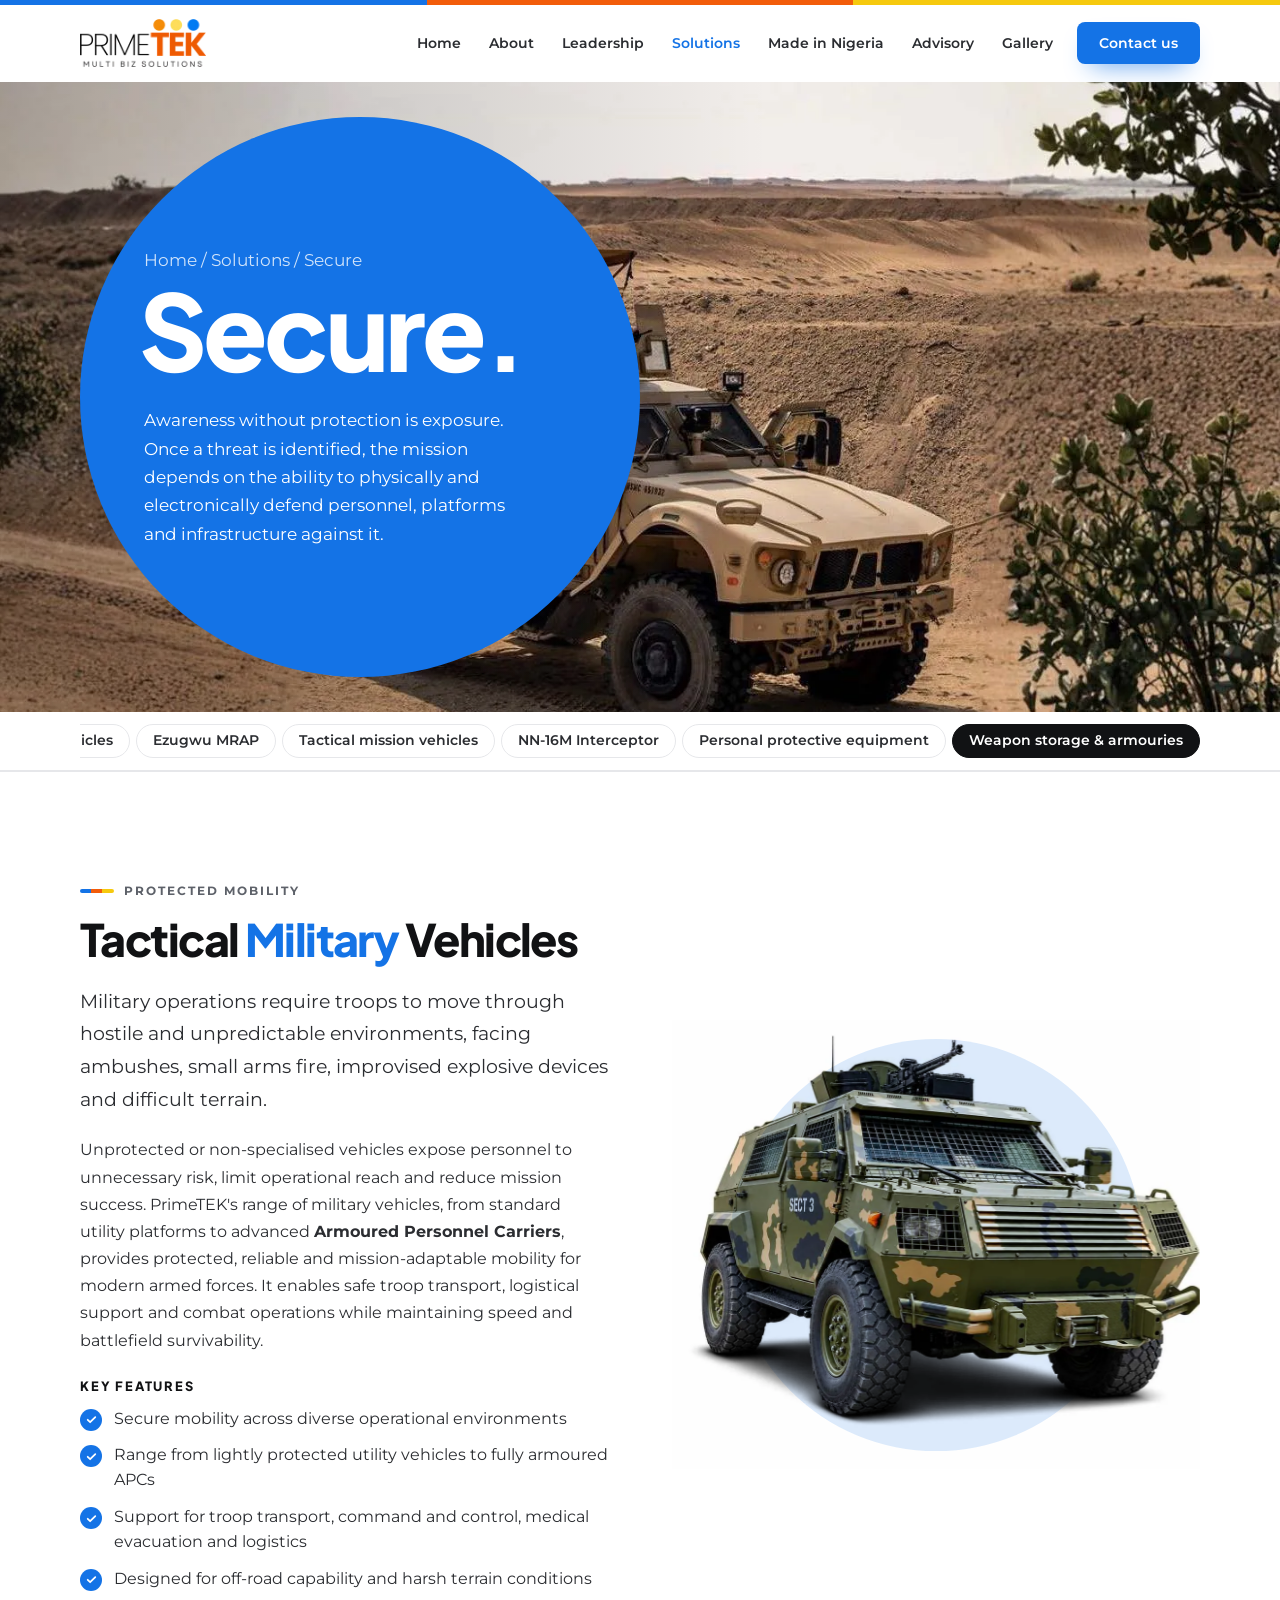
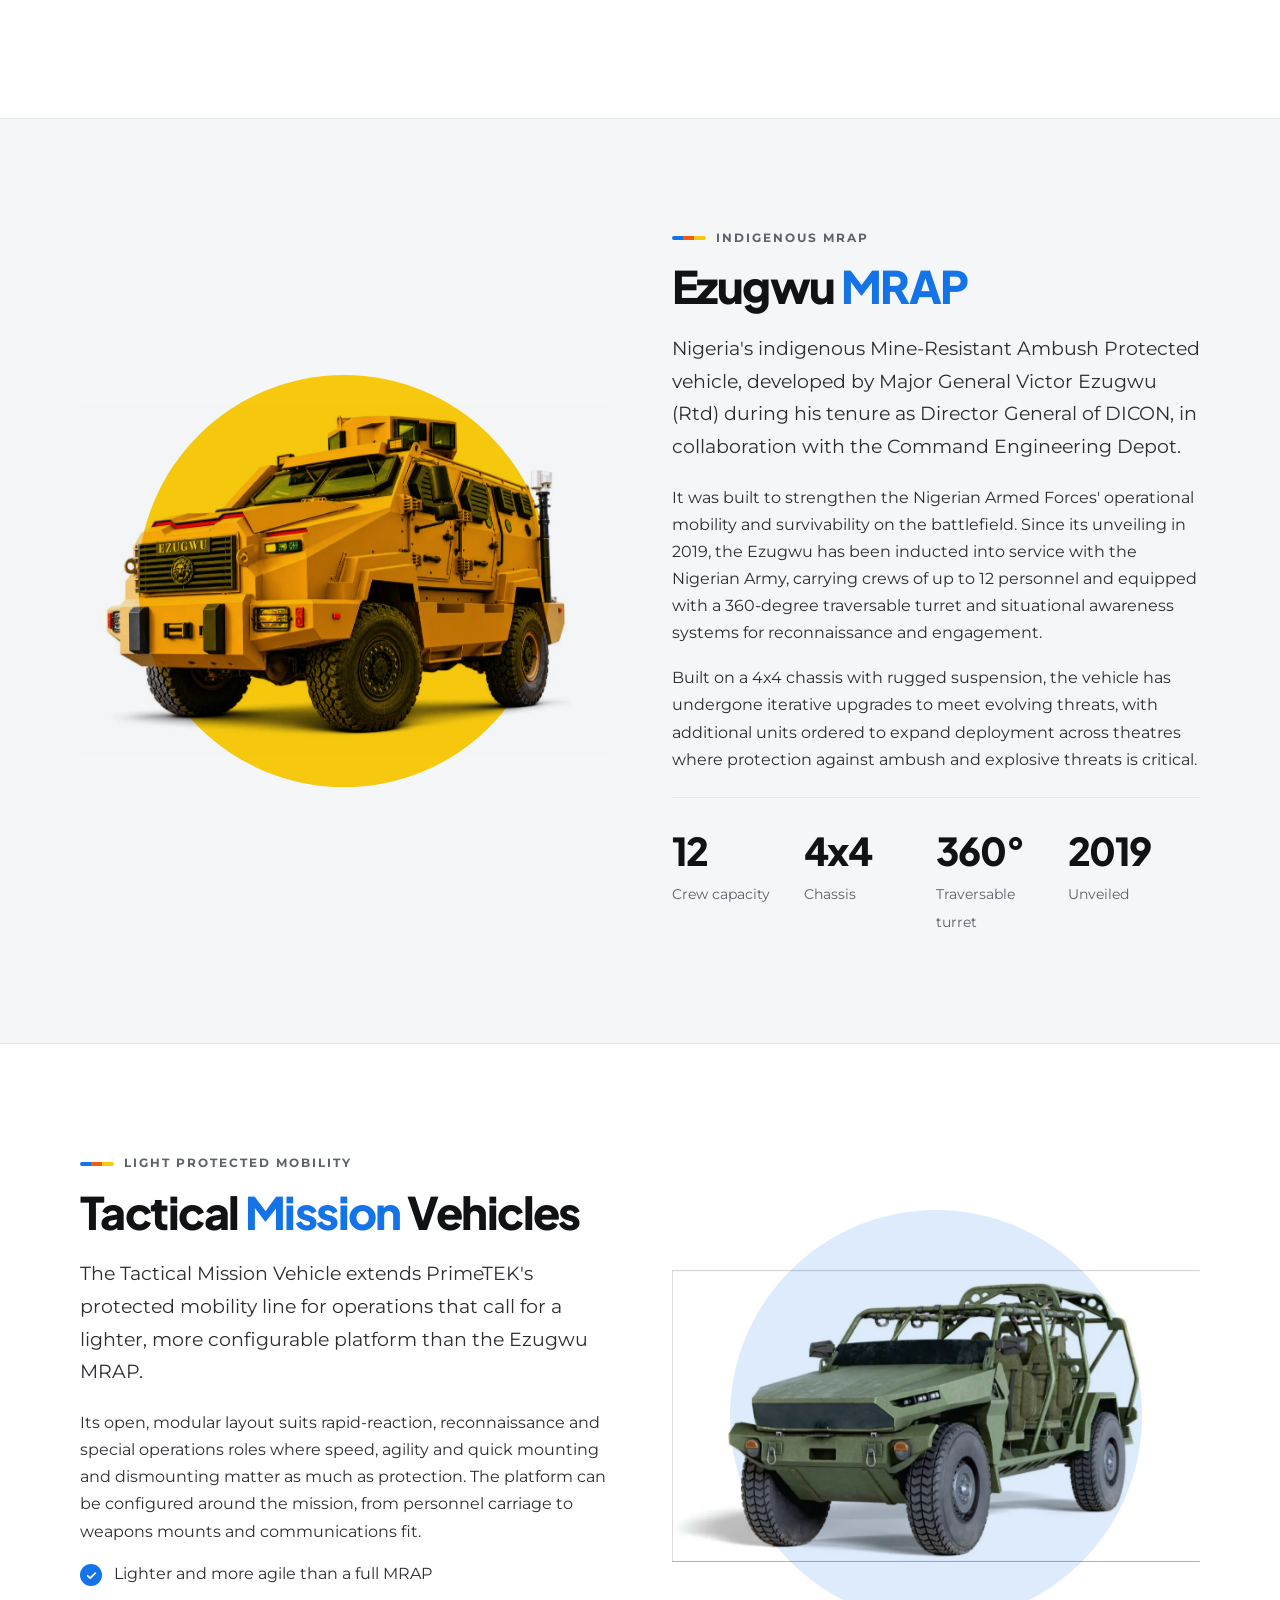
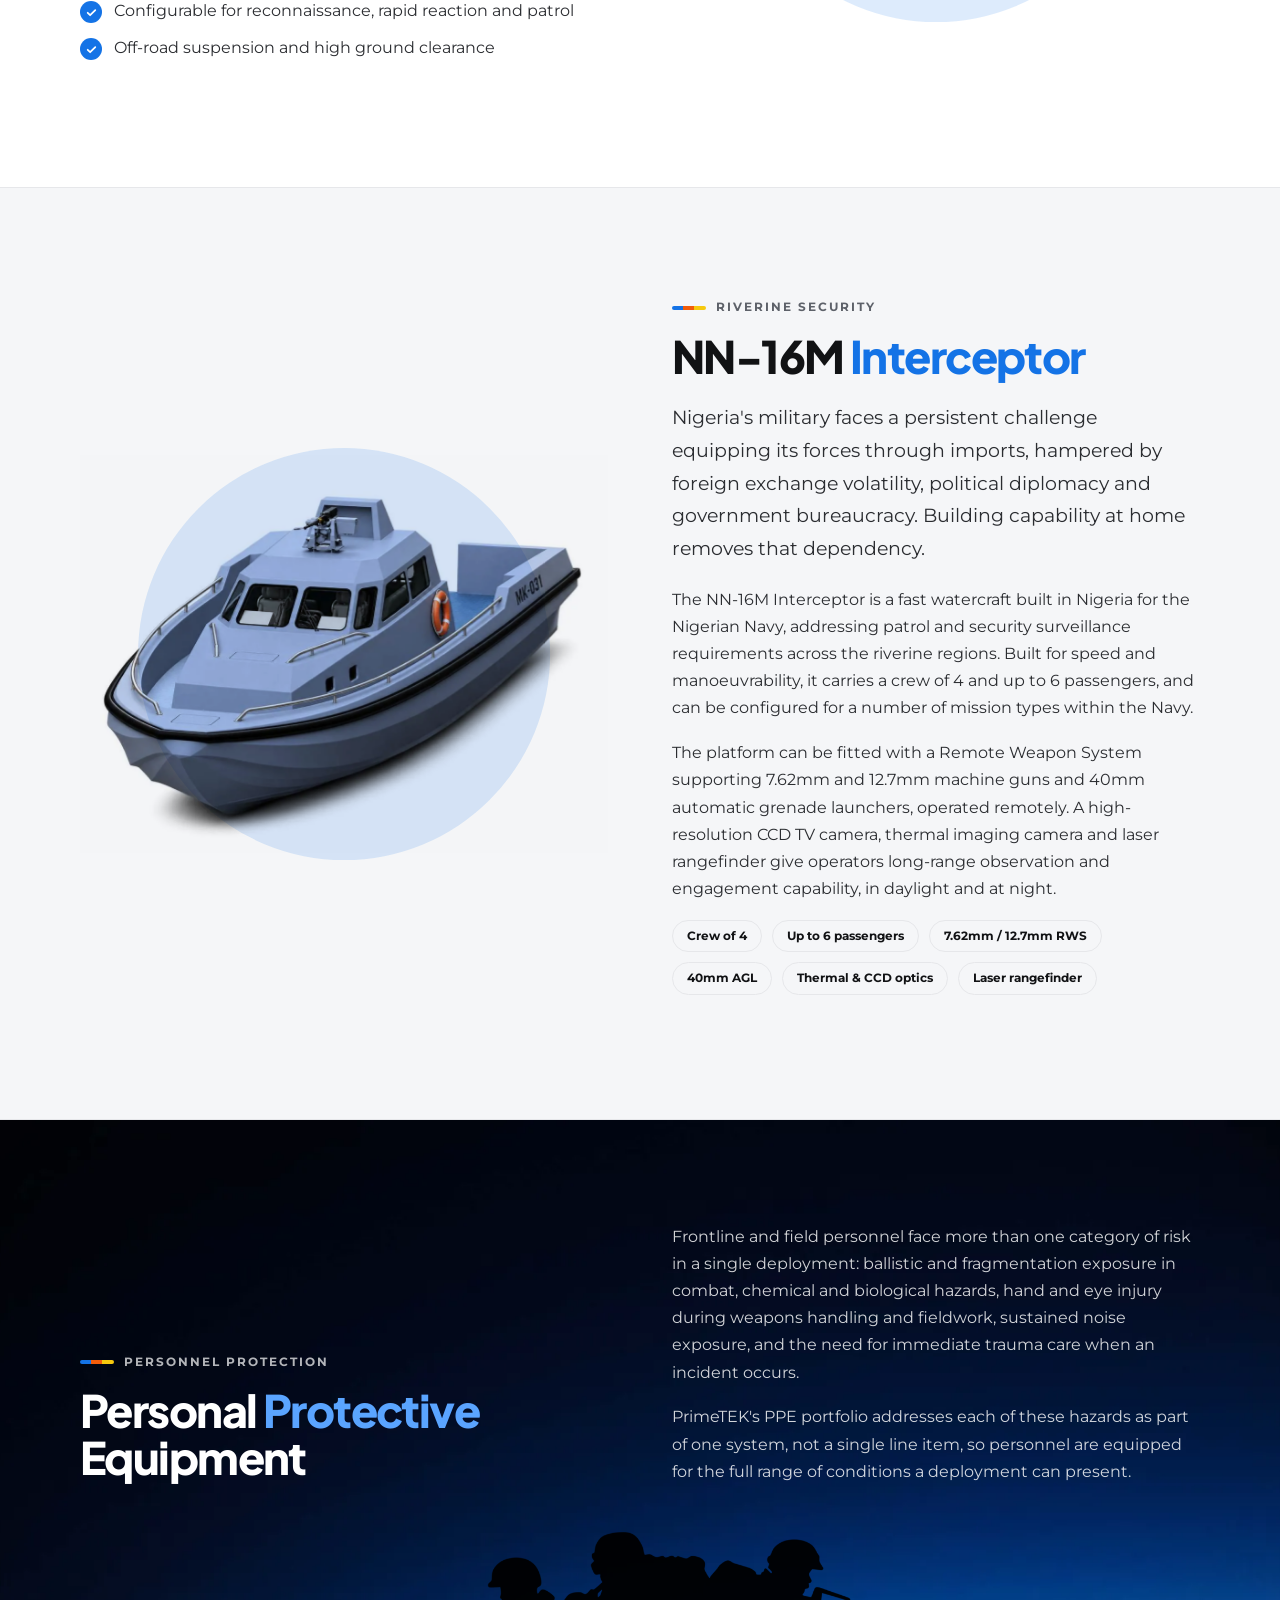
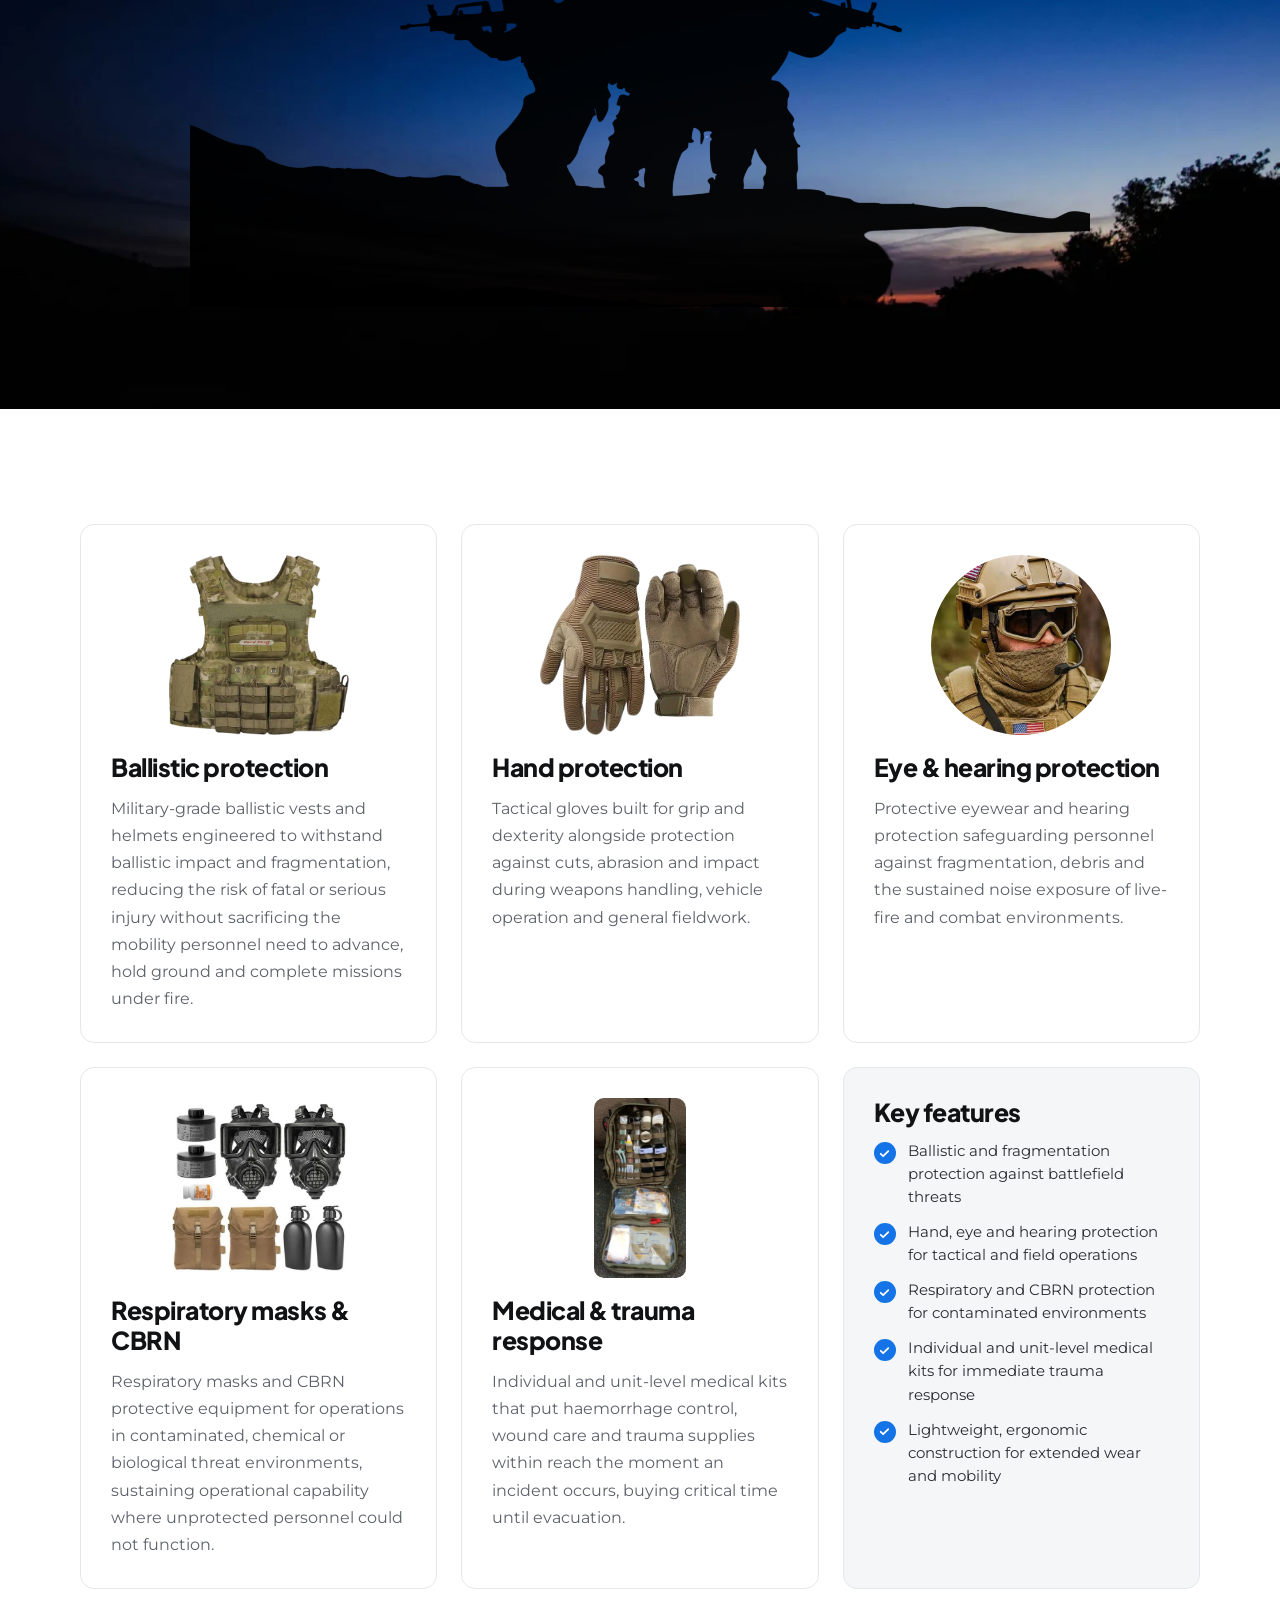
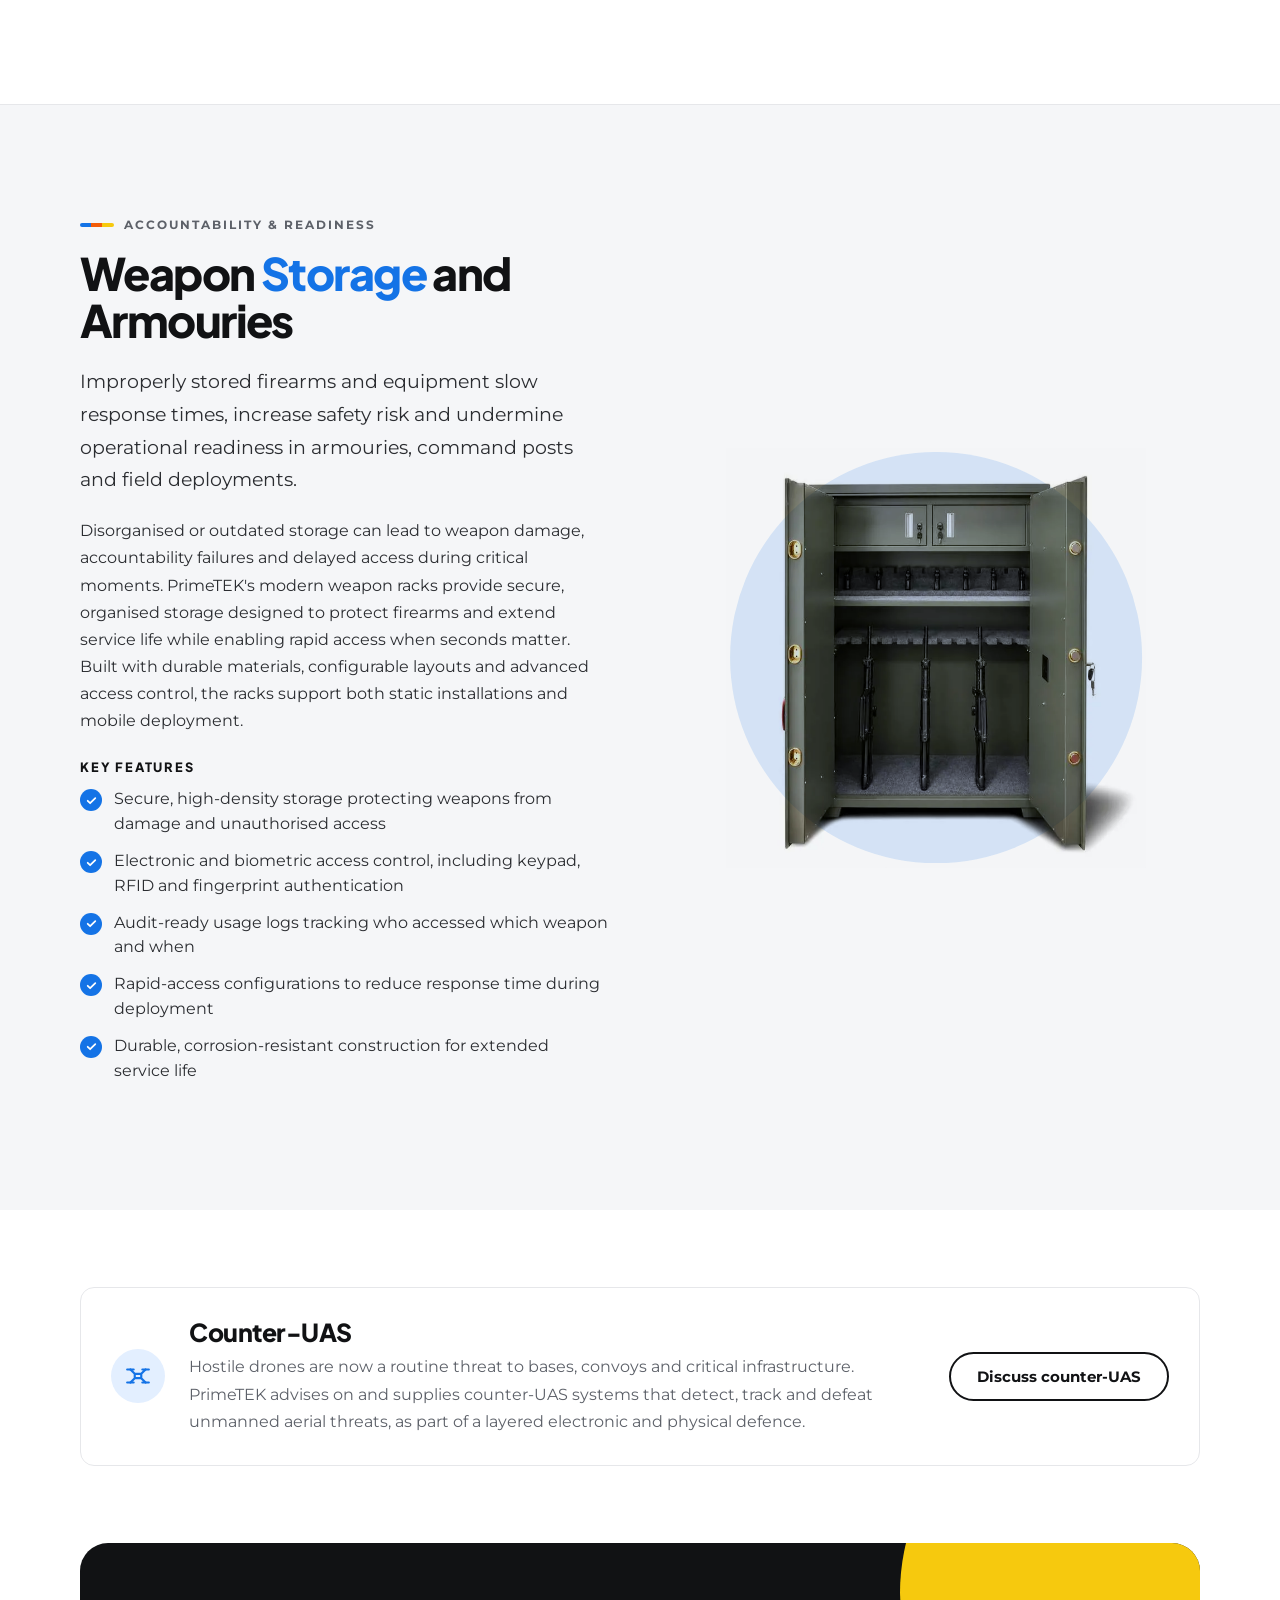
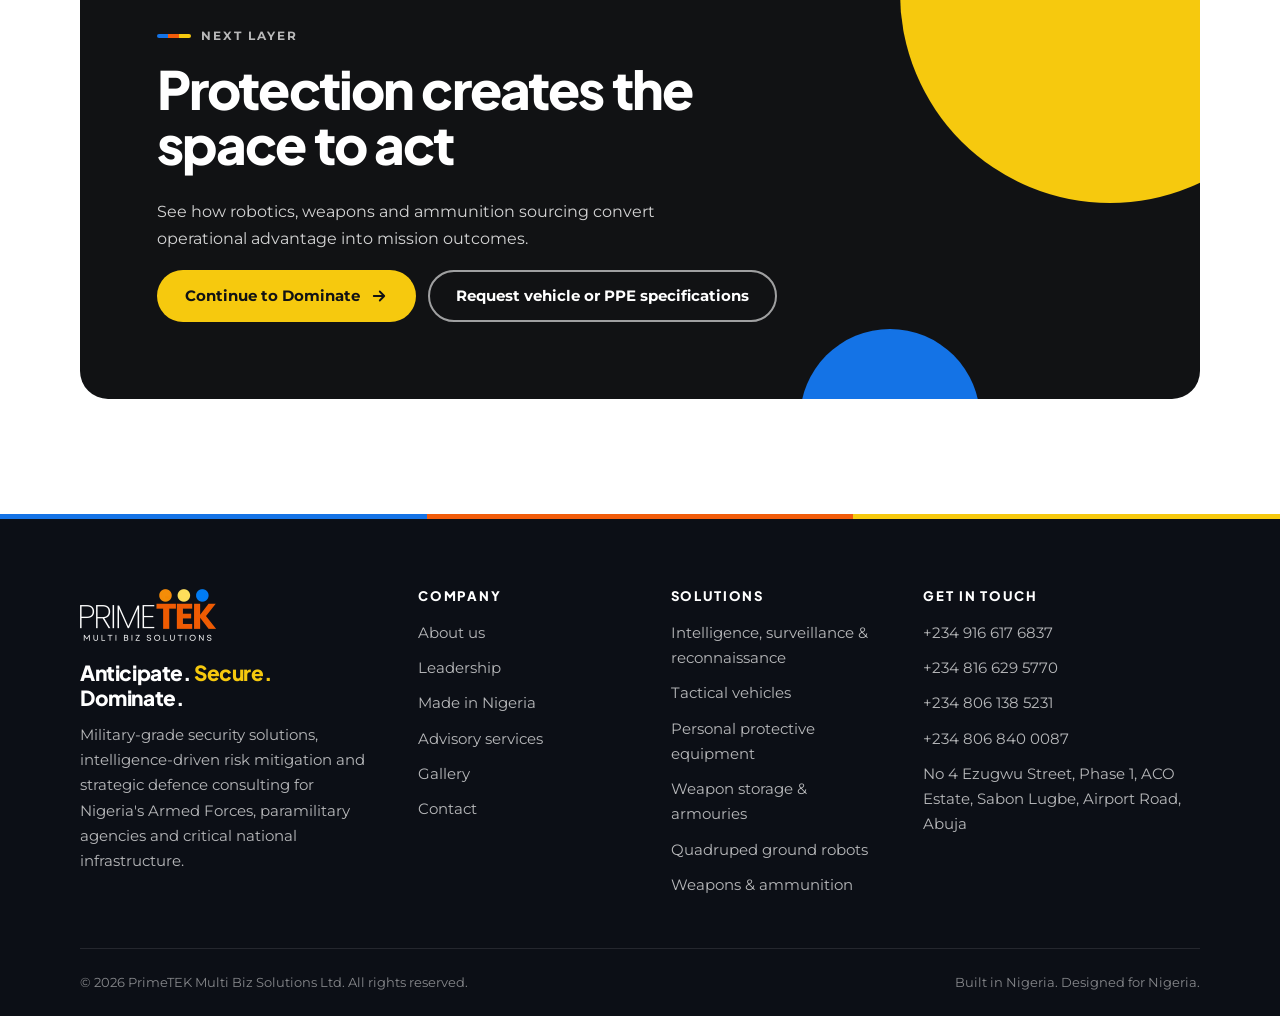
<file: secure.html>
<!DOCTYPE html>
<html lang="en" class="no-js">
<head>
  <meta charset="utf-8">
  <meta name="viewport" content="width=device-width, initial-scale=1">
  <title>Secure: Protected Mobility, PPE &amp; Armouries | PrimeTEK</title>
  <meta name="description" content="Tactical military vehicles, the Ezugwu MRAP, tactical mission vehicles, the NN-16M Interceptor, personal protective equipment and weapon storage solutions from PrimeTEK.">
  <meta name="theme-color" content="#1473e6">
  <meta property="og:type" content="website">
  <meta property="og:site_name" content="PrimeTEK Multi Biz Solutions">
  <meta property="og:title" content="Secure: Protected Mobility, PPE &amp; Armouries | PrimeTEK">
  <meta property="og:description" content="Tactical military vehicles, the Ezugwu MRAP, tactical mission vehicles, the NN-16M Interceptor, personal protective equipment and weapon storage solutions from PrimeTEK.">
  <meta property="og:image" content="assets/img/hero-mrap.webp">
  <link rel="icon" href="assets/img/favicon.svg" type="image/svg+xml">
  <link rel="preconnect" href="https://fonts.googleapis.com">
  <link rel="preconnect" href="https://fonts.gstatic.com" crossorigin>
  <link href="https://fonts.googleapis.com/css2?family=Montserrat:wght@400;500;600;700&family=Plus+Jakarta+Sans:wght@600;700;800&display=swap" rel="stylesheet">
  <link rel="stylesheet" href="assets/css/styles.css">
</head>
<body>
  <a class="skip-link" href="#main">Skip to content</a>
  <div class="tri-rule" aria-hidden="true"></div>
  <header class="site-header">
    <div class="wrap">
      <nav class="nav" aria-label="Primary">
        <a class="brand" href="index.html" aria-label="PrimeTEK Multi Biz Solutions home">
          <img src="assets/img/logo.webp" alt="PrimeTEK Multi Biz Solutions" width="544" height="208">
        </a>
        <button class="menu-toggle" aria-label="Menu" aria-expanded="false" aria-controls="nav-links"><span></span></button>
        <ul class="nav-links" id="nav-links">
          <li><a href="index.html">Home</a></li>
          <li><a href="about.html">About</a></li>
          <li><a href="leadership.html">Leadership</a></li>
          <li class="has-sub"><a href="solutions.html" aria-current="page">Solutions</a><ul class="sub-menu"><li><a href="anticipate.html"><strong>Anticipate</strong><span>ISR, drones, satellite &amp; early warning</span></a></li><li><a href="secure.html" aria-current="page"><strong>Secure</strong><span>Vehicles, watercraft, PPE &amp; armouries</span></a></li><li><a href="dominate.html"><strong>Dominate</strong><span>Robotics, weapons &amp; ammunition</span></a></li></ul></li>
          <li><a href="manufacturing.html">Made in Nigeria</a></li>
          <li><a href="advisory.html">Advisory</a></li>
          <li><a href="gallery.html">Gallery</a></li>
          <li class="nav-cta"><a class="btn btn-primary" href="contact.html">Contact us</a></li>
        </ul>
      </nav>
    </div>
  </header>

  <main id="main">
    <section class="pillar-hero" style="background-image:url('assets/img/secure-vehicle.webp')">
      <div class="wrap" style=" ">
        <div class="disc blue reveal">
          <p class="breadcrumb"><a href="index.html">Home</a> / <a href="solutions.html">Solutions</a> / Secure</p>
          <h1>Secure.</h1>
          <p>Awareness without protection is exposure. Once a threat is identified, the mission depends on the ability to physically and electronically defend personnel, platforms and infrastructure against it.</p>
        </div>
      </div>
    </section>

    <nav class="subnav" aria-label="On this page">
      <div class="wrap">
        <ul>
          <li><a href="#vehicles">Tactical military vehicles</a></li>
          <li><a href="#ezugwu">Ezugwu MRAP</a></li>
          <li><a href="#tmv">Tactical mission vehicles</a></li>
          <li><a href="#interceptor">NN-16M Interceptor</a></li>
          <li><a href="#ppe">Personal protective equipment</a></li>
          <li><a href="#armouries">Weapon storage &amp; armouries</a></li>
        </ul>
      </div>
    </nav>

    <section class="product" id="vehicles">
      <div class="wrap grid-2">
        <div class="reveal">
          <span class="eyebrow">Protected mobility</span>
          <h2>Tactical <span class="hl-blue">Military</span> Vehicles</h2>
          <p class="lead">Military operations require troops to move through hostile and unpredictable environments, facing ambushes, small arms fire, improvised explosive devices and difficult terrain.</p>
          <p>Unprotected or non-specialised vehicles expose personnel to unnecessary risk, limit operational reach and reduce mission success. PrimeTEK's range of military vehicles, from standard utility platforms to advanced <strong>Armoured Personnel Carriers</strong>, provides protected, reliable and mission-adaptable mobility for modern armed forces. It enables safe troop transport, logistical support and combat operations while maintaining speed and battlefield survivability.</p>
          <span class="label">Key features</span>
          <ul class="checks blue">
            <li>Secure mobility across diverse operational environments</li>
            <li>Range from lightly protected utility vehicles to fully armoured APCs</li>
            <li>Support for troop transport, command and control, medical evacuation and logistics</li>
            <li>Designed for off-road capability and harsh terrain conditions</li>
          </ul>
        </div>
        <div class="media cutout on-white reveal">
          <span class="circle circle-blue" style="opacity:.14"></span>
          <img src="assets/img/apc.webp" alt="Camouflaged armoured personnel carrier" loading="lazy" width="1088" height="926">
        </div>
      </div>
    </section>

    <section class="product flip bg-soft" id="ezugwu">
      <div class="wrap grid-2">
        <div class="reveal">
          <span class="eyebrow">Indigenous MRAP</span>
          <h2>Ezugwu <span class="hl-blue">MRAP</span></h2>
          <p class="lead">Nigeria's indigenous Mine-Resistant Ambush Protected vehicle, developed by Major General Victor Ezugwu (Rtd) during his tenure as Director General of DICON, in collaboration with the Command Engineering Depot.</p>
          <p>It was built to strengthen the Nigerian Armed Forces' operational mobility and survivability on the battlefield. Since its unveiling in 2019, the Ezugwu has been inducted into service with the Nigerian Army, carrying crews of up to 12 personnel and equipped with a 360-degree traversable turret and situational awareness systems for reconnaissance and engagement.</p>
          <p>Built on a 4x4 chassis with rugged suspension, the vehicle has undergone iterative upgrades to meet evolving threats, with additional units ordered to expand deployment across theatres where protection against ambush and explosive threats is critical.</p>
          <div class="stats light compact" style="margin-top:24px">
            <div><strong>12</strong><span>Crew capacity</span></div>
            <div><strong>4x4</strong><span>Chassis</span></div>
            <div><strong>360°</strong><span>Traversable turret</span></div>
            <div><strong>2019</strong><span>Unveiled</span></div>
          </div>
        </div>
        <div class="media cutout on-white reveal">
          <span class="circle circle-yellow"></span>
          <img src="assets/img/ezugwu-mrap.webp" alt="Ezugwu MRAP in desert tan livery" loading="lazy" width="1229" height="820">
        </div>
      </div>
    </section>

    <section class="product" id="tmv">
      <div class="wrap grid-2">
        <div class="reveal">
          <span class="eyebrow">Light protected mobility</span>
          <h2>Tactical <span class="hl-blue">Mission</span> Vehicles</h2>
          <p class="lead">The Tactical Mission Vehicle extends PrimeTEK's protected mobility line for operations that call for a lighter, more configurable platform than the Ezugwu MRAP.</p>
          <p>Its open, modular layout suits rapid-reaction, reconnaissance and special operations roles where speed, agility and quick mounting and dismounting matter as much as protection. The platform can be configured around the mission, from personnel carriage to weapons mounts and communications fit.</p>
          <ul class="checks blue">
            <li>Lighter and more agile than a full MRAP</li>
            <li>Configurable for reconnaissance, rapid reaction and patrol</li>
            <li>Off-road suspension and high ground clearance</li>
          </ul>
        </div>
        <div class="media cutout on-white reveal">
          <span class="circle circle-blue" style="opacity:.14"></span>
          <img src="assets/img/tmv.webp" alt="Olive green tactical mission vehicle" loading="lazy" width="1211" height="670">
        </div>
      </div>
    </section>

    <section class="product flip bg-soft" id="interceptor">
      <div class="wrap grid-2">
        <div class="reveal">
          <span class="eyebrow">Riverine security</span>
          <h2>NN-16M <span class="hl-blue">Interceptor</span></h2>
          <p class="lead">Nigeria's military faces a persistent challenge equipping its forces through imports, hampered by foreign exchange volatility, political diplomacy and government bureaucracy. Building capability at home removes that dependency.</p>
          <p>The NN-16M Interceptor is a fast watercraft built in Nigeria for the Nigerian Navy, addressing patrol and security surveillance requirements across the riverine regions. Built for speed and manoeuvrability, it carries a crew of 4 and up to 6 passengers, and can be configured for a number of mission types within the Navy.</p>
          <p>The platform can be fitted with a Remote Weapon System supporting 7.62mm and 12.7mm machine guns and 40mm automatic grenade launchers, operated remotely. A high-resolution CCD TV camera, thermal imaging camera and laser rangefinder give operators long-range observation and engagement capability, in daylight and at night.</p>
          <div class="spec-strip"><span>Crew of 4</span><span>Up to 6 passengers</span><span>7.62mm / 12.7mm RWS</span><span>40mm AGL</span><span>Thermal &amp; CCD optics</span><span>Laser rangefinder</span></div>
        </div>
        <div class="media cutout on-white reveal">
          <span class="circle circle-blue" style="opacity:.14"></span>
          <img src="assets/img/nn16m.webp" alt="NN-16M Interceptor fast patrol boat" loading="lazy" width="1156" height="872">
        </div>
      </div>
    </section>

    <section class="product bg-night on-dark" id="ppe" style="background:#0a0f1c url('assets/img/night-sky.webp') center/cover">
      <div class="wrap">
        <div class="grid-2" style="align-items:end">
          <div class="reveal">
            <span class="eyebrow">Personnel protection</span>
            <h2>Personal <span class="hl-blue" style="color:#5aa4ff">Protective</span> Equipment</h2>
          </div>
          <div class="reveal">
            <p>Frontline and field personnel face more than one category of risk in a single deployment: ballistic and fragmentation exposure in combat, chemical and biological hazards, hand and eye injury during weapons handling and fieldwork, sustained noise exposure, and the need for immediate trauma care when an incident occurs.</p>
            <p>PrimeTEK's PPE portfolio addresses each of these hazards as part of one system, not a single line item, so personnel are equipped for the full range of conditions a deployment can present.</p>
          </div>
        </div>
        <img src="assets/img/night-soldiers.webp" alt="" aria-hidden="true" loading="lazy" style="width:100%;max-width:900px;margin:30px auto 0;opacity:.95">
      </div>
    </section>

    <section class="section" aria-label="PPE range">
      <div class="wrap">
        <div class="grid-3">
          <div class="card reveal">
            <img src="assets/img/vest.webp" alt="Military ballistic plate carrier vest" loading="lazy" style="height:180px;width:auto;margin:0 auto 18px">
            <h3>Ballistic protection</h3>
            <p class="muted">Military-grade ballistic vests and helmets engineered to withstand ballistic impact and fragmentation, reducing the risk of fatal or serious injury without sacrificing the mobility personnel need to advance, hold ground and complete missions under fire.</p>
          </div>
          <div class="card reveal">
            <img src="assets/img/gloves.webp" alt="Tactical gloves" loading="lazy" style="height:180px;width:auto;margin:0 auto 18px">
            <h3>Hand protection</h3>
            <p class="muted">Tactical gloves built for grip and dexterity alongside protection against cuts, abrasion and impact during weapons handling, vehicle operation and general fieldwork.</p>
          </div>
          <div class="card reveal">
            <img src="assets/img/eyewear.webp" alt="Soldier wearing protective goggles and headset" loading="lazy" style="height:180px;width:180px;object-fit:cover;border-radius:50%;margin:0 auto 18px">
            <h3>Eye &amp; hearing protection</h3>
            <p class="muted">Protective eyewear and hearing protection safeguarding personnel against fragmentation, debris and the sustained noise exposure of live-fire and combat environments.</p>
          </div>
          <div class="card reveal">
            <img src="assets/img/cbrn.webp" alt="Respirator masks, filters and CBRN kit" loading="lazy" style="height:180px;margin:0 auto 18px;mix-blend-mode:multiply">
            <h3>Respiratory masks &amp; CBRN</h3>
            <p class="muted">Respiratory masks and CBRN protective equipment for operations in contaminated, chemical or biological threat environments, sustaining operational capability where unprotected personnel could not function.</p>
          </div>
          <div class="card reveal">
            <img src="assets/img/medkit.webp" alt="Open individual first aid kit" loading="lazy" style="height:180px;margin:0 auto 18px;border-radius:10px">
            <h3>Medical &amp; trauma response</h3>
            <p class="muted">Individual and unit-level medical kits that put haemorrhage control, wound care and trauma supplies within reach the moment an incident occurs, buying critical time until evacuation.</p>
          </div>
          <div class="card reveal" style="background:var(--paper-2)">
            <h3>Key features</h3>
            <ul class="checks blue" style="font-size:.93rem;margin:0">
              <li>Ballistic and fragmentation protection against battlefield threats</li>
              <li>Hand, eye and hearing protection for tactical and field operations</li>
              <li>Respiratory and CBRN protection for contaminated environments</li>
              <li>Individual and unit-level medical kits for immediate trauma response</li>
              <li>Lightweight, ergonomic construction for extended wear and mobility</li>
            </ul>
          </div>
        </div>
      </div>
    </section>

    <section class="product bg-soft" id="armouries">
      <div class="wrap grid-2">
        <div class="reveal">
          <span class="eyebrow">Accountability &amp; readiness</span>
          <h2>Weapon <span class="hl-blue">Storage</span> and Armouries</h2>
          <p class="lead">Improperly stored firearms and equipment slow response times, increase safety risk and undermine operational readiness in armouries, command posts and field deployments.</p>
          <p>Disorganised or outdated storage can lead to weapon damage, accountability failures and delayed access during critical moments. PrimeTEK's modern weapon racks provide secure, organised storage designed to protect firearms and extend service life while enabling rapid access when seconds matter. Built with durable materials, configurable layouts and advanced access control, the racks support both static installations and mobile deployment.</p>
          <span class="label">Key features</span>
          <ul class="checks blue">
            <li>Secure, high-density storage protecting weapons from damage and unauthorised access</li>
            <li>Electronic and biometric access control, including keypad, RFID and fingerprint authentication</li>
            <li>Audit-ready usage logs tracking who accessed which weapon and when</li>
            <li>Rapid-access configurations to reduce response time during deployment</li>
            <li>Durable, corrosion-resistant construction for extended service life</li>
          </ul>
        </div>
        <div class="media cutout on-white reveal">
          <span class="circle circle-blue" style="opacity:.14"></span>
          <img src="assets/img/weapon-rack.webp" alt="Secure weapon storage cabinet with rifle racks" loading="lazy" width="753" height="753" style="max-width:420px">
        </div>
      </div>
    </section>

    <section class="section-tight">
      <div class="wrap">
        <div class="card reveal" style="display:flex;gap:24px;align-items:center;flex-wrap:wrap">
          <div class="icon blue" style="margin:0"><svg viewBox="0 0 24 24" fill="none" stroke="currentColor" stroke-width="2" stroke-linecap="round" stroke-linejoin="round" aria-hidden="true"><path d="M9 10h6v4H9zM9 10L5 6M15 10l4-4M9 14l-4 4M15 14l4 4"/><path d="M2 6h6M16 6h6M2 18h6M16 18h6"/></svg></div>
          <div style="flex:1;min-width:240px">
            <h3 style="margin-bottom:6px">Counter-UAS</h3>
            <p class="muted" style="margin:0">Hostile drones are now a routine threat to bases, convoys and critical infrastructure. PrimeTEK advises on and supplies counter-UAS systems that detect, track and defeat unmanned aerial threats, as part of a layered electronic and physical defence.</p>
          </div>
          <a class="btn btn-outline" href="contact.html?topic=counter-uas">Discuss counter-UAS</a>
        </div>
      </div>
    </section>

    <section class="section cta-band" style="padding-top:0">
      <div class="wrap">
        <div class="inner on-dark reveal">
          <span class="circle circle-yellow"></span>
          <span class="circle circle-blue"></span>
          <span class="eyebrow">Next layer</span>
          <h2>Protection creates the space to act</h2>
          <p>See how robotics, weapons and ammunition sourcing convert operational advantage into mission outcomes.</p>
          <div class="btn-row">
            <a class="btn btn-yellow" href="dominate.html">Continue to Dominate <svg viewBox="0 0 24 24" fill="none" stroke="currentColor" stroke-width="2.4" stroke-linecap="round" stroke-linejoin="round" aria-hidden="true"><path d="M5 12h14M13 6l6 6-6 6"/></svg></a>
            <a class="btn btn-outline" href="contact.html?topic=procurement">Request vehicle or PPE specifications</a>
          </div>
        </div>
      </div>
    </section>
  </main>

  <footer class="site-footer">
    <div class="tri-rule" aria-hidden="true"></div>
    <div class="wrap">
      <div class="footer-grid">
        <div class="footer-brand">
          <img src="assets/img/logo-white.webp" alt="PrimeTEK Multi Biz Solutions" width="544" height="208">
          <p class="motto"><span>Anticipate.</span> <span>Secure.</span> <span>Dominate.</span></p>
          <p>Military-grade security solutions, intelligence-driven risk mitigation and strategic defence consulting for Nigeria's Armed Forces, paramilitary agencies and critical national infrastructure.</p>
        </div>
        <div>
          <h4>Company</h4>
          <ul>
            <li><a href="about.html">About us</a></li>
            <li><a href="leadership.html">Leadership</a></li>
            <li><a href="manufacturing.html">Made in Nigeria</a></li>
            <li><a href="advisory.html">Advisory services</a></li>
            <li><a href="gallery.html">Gallery</a></li>
            <li><a href="contact.html">Contact</a></li>
          </ul>
        </div>
        <div>
          <h4>Solutions</h4>
          <ul>
            <li><a href="anticipate.html">Intelligence, surveillance &amp; reconnaissance</a></li>
            <li><a href="secure.html#vehicles">Tactical vehicles</a></li>
            <li><a href="secure.html#ppe">Personal protective equipment</a></li>
            <li><a href="secure.html#armouries">Weapon storage &amp; armouries</a></li>
            <li><a href="dominate.html#robotics">Quadruped ground robots</a></li>
            <li><a href="dominate.html#weapons">Weapons &amp; ammunition</a></li>
          </ul>
        </div>
        <div>
          <h4>Get in touch</h4>
          <ul>
            <li><a href="tel:+2349166176837">+234 916 617 6837</a></li>
            <li><a href="tel:+2348166295770">+234 816 629 5770</a></li>
            <li><a href="tel:+2348061385231">+234 806 138 5231</a></li>
            <li><a href="tel:+2348068400087">+234 806 840 0087</a></li>
            <li>No 4 Ezugwu Street, Phase 1, ACO Estate, Sabon Lugbe, Airport Road, Abuja</li>
          </ul>
        </div>
      </div>
      <div class="footer-bottom">
        <span>&copy; <span data-year>2026</span> PrimeTEK Multi Biz Solutions Ltd. All rights reserved.</span>
        <span>Built in Nigeria. Designed for Nigeria.</span>
      </div>
    </div>
  </footer>

  <script src="assets/js/main.js" defer></script>
</body>
</html>
</file>
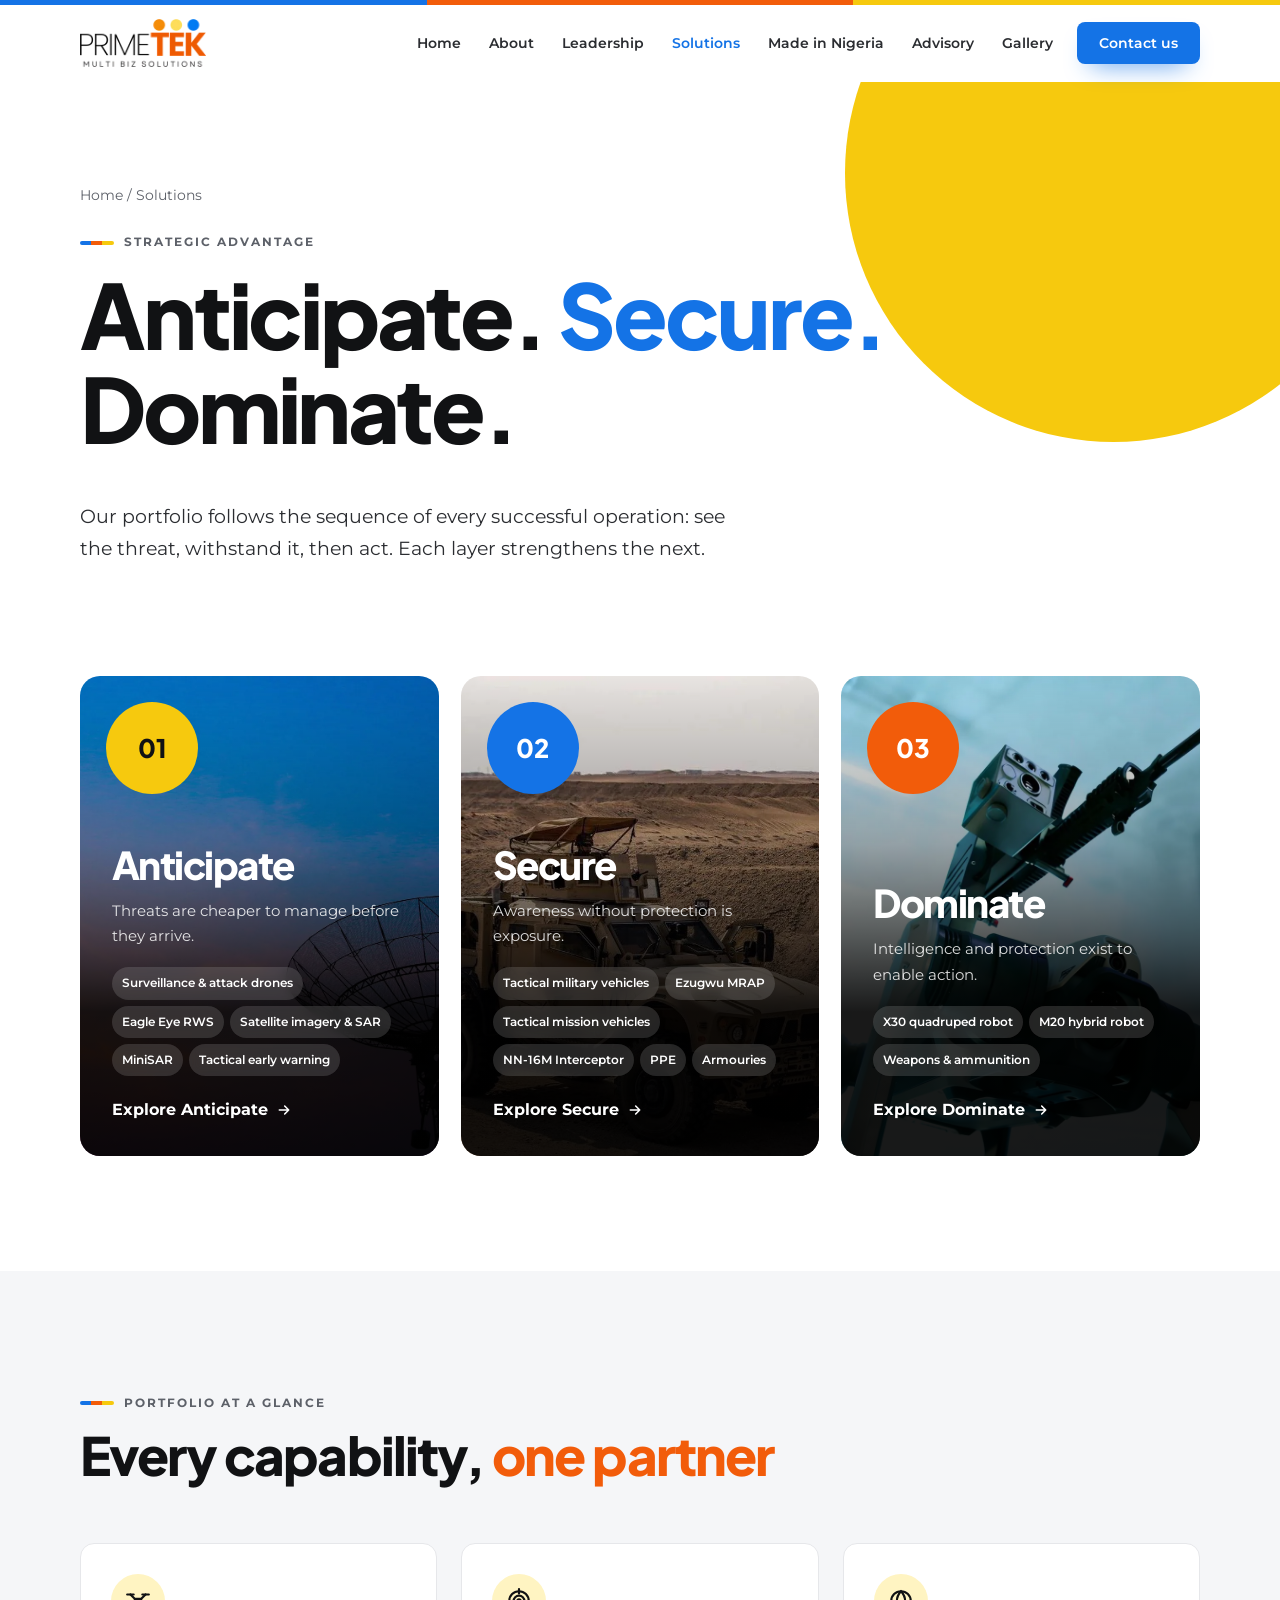
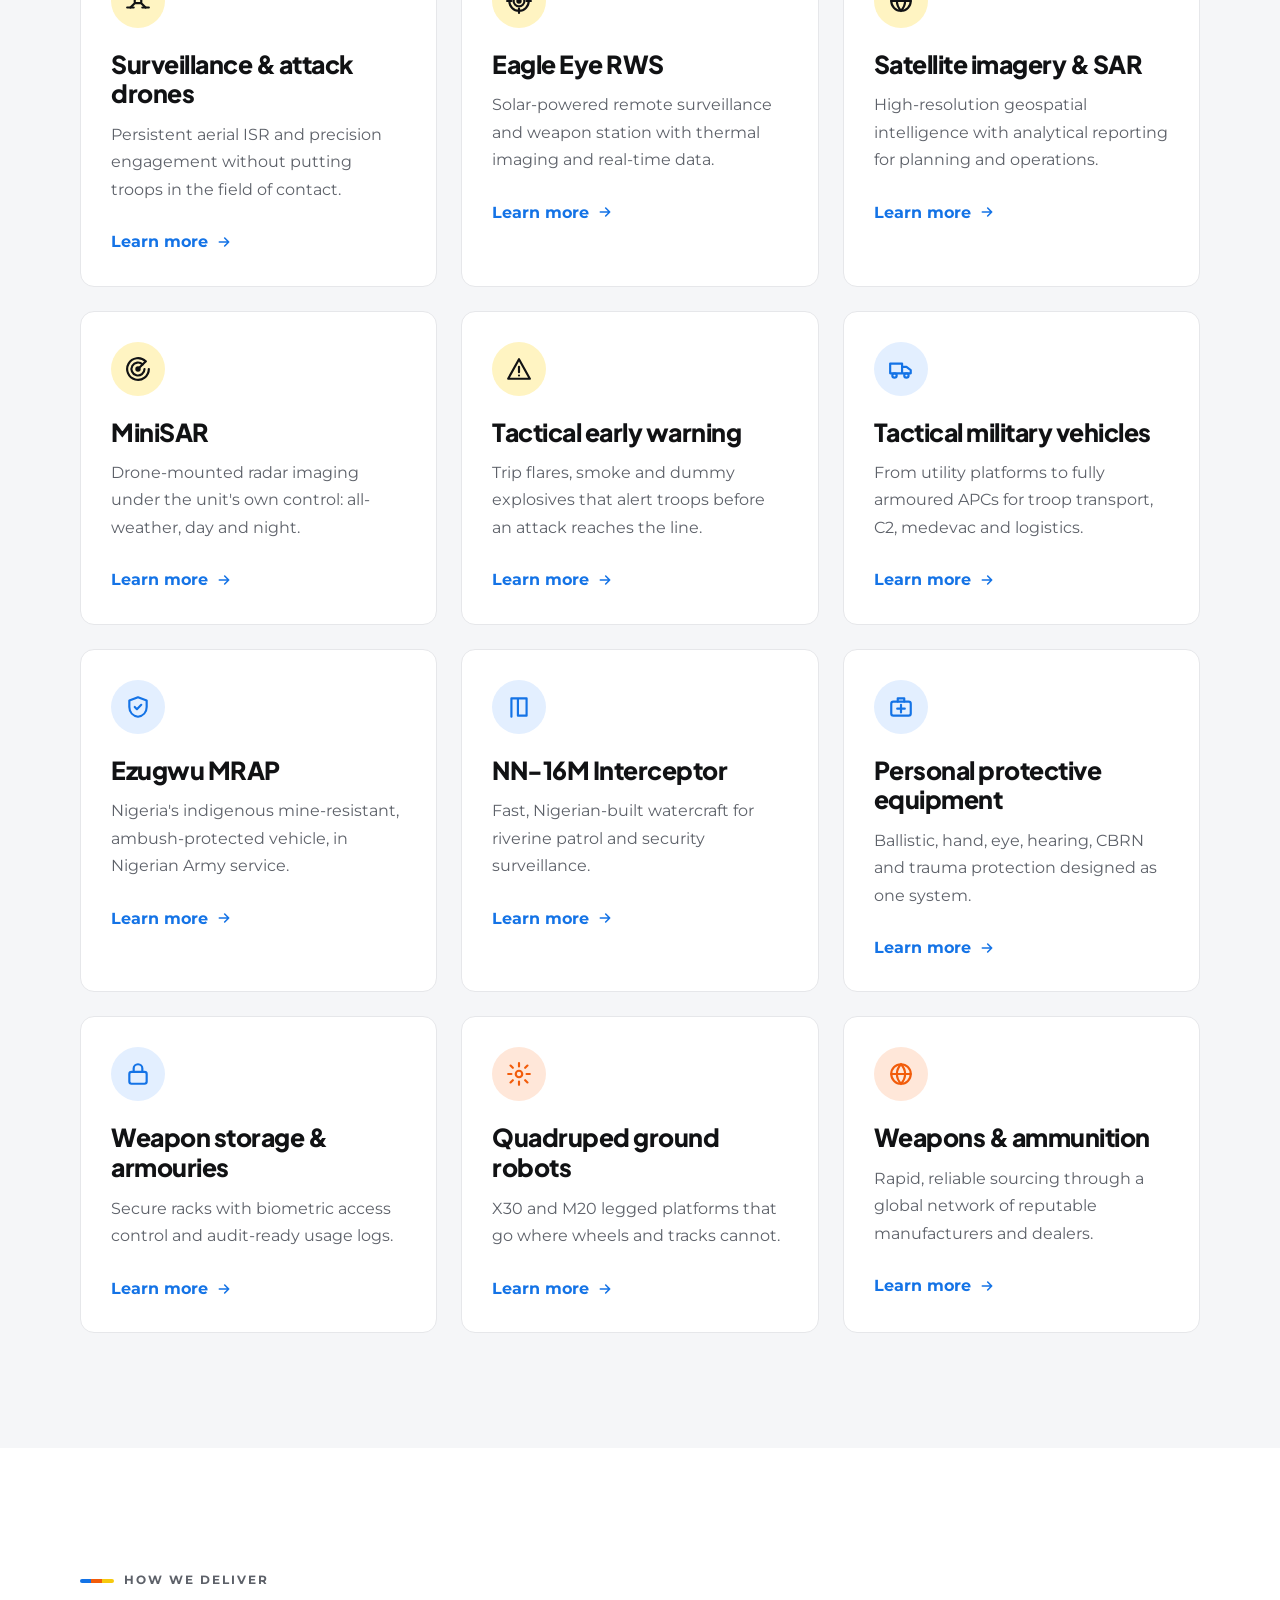
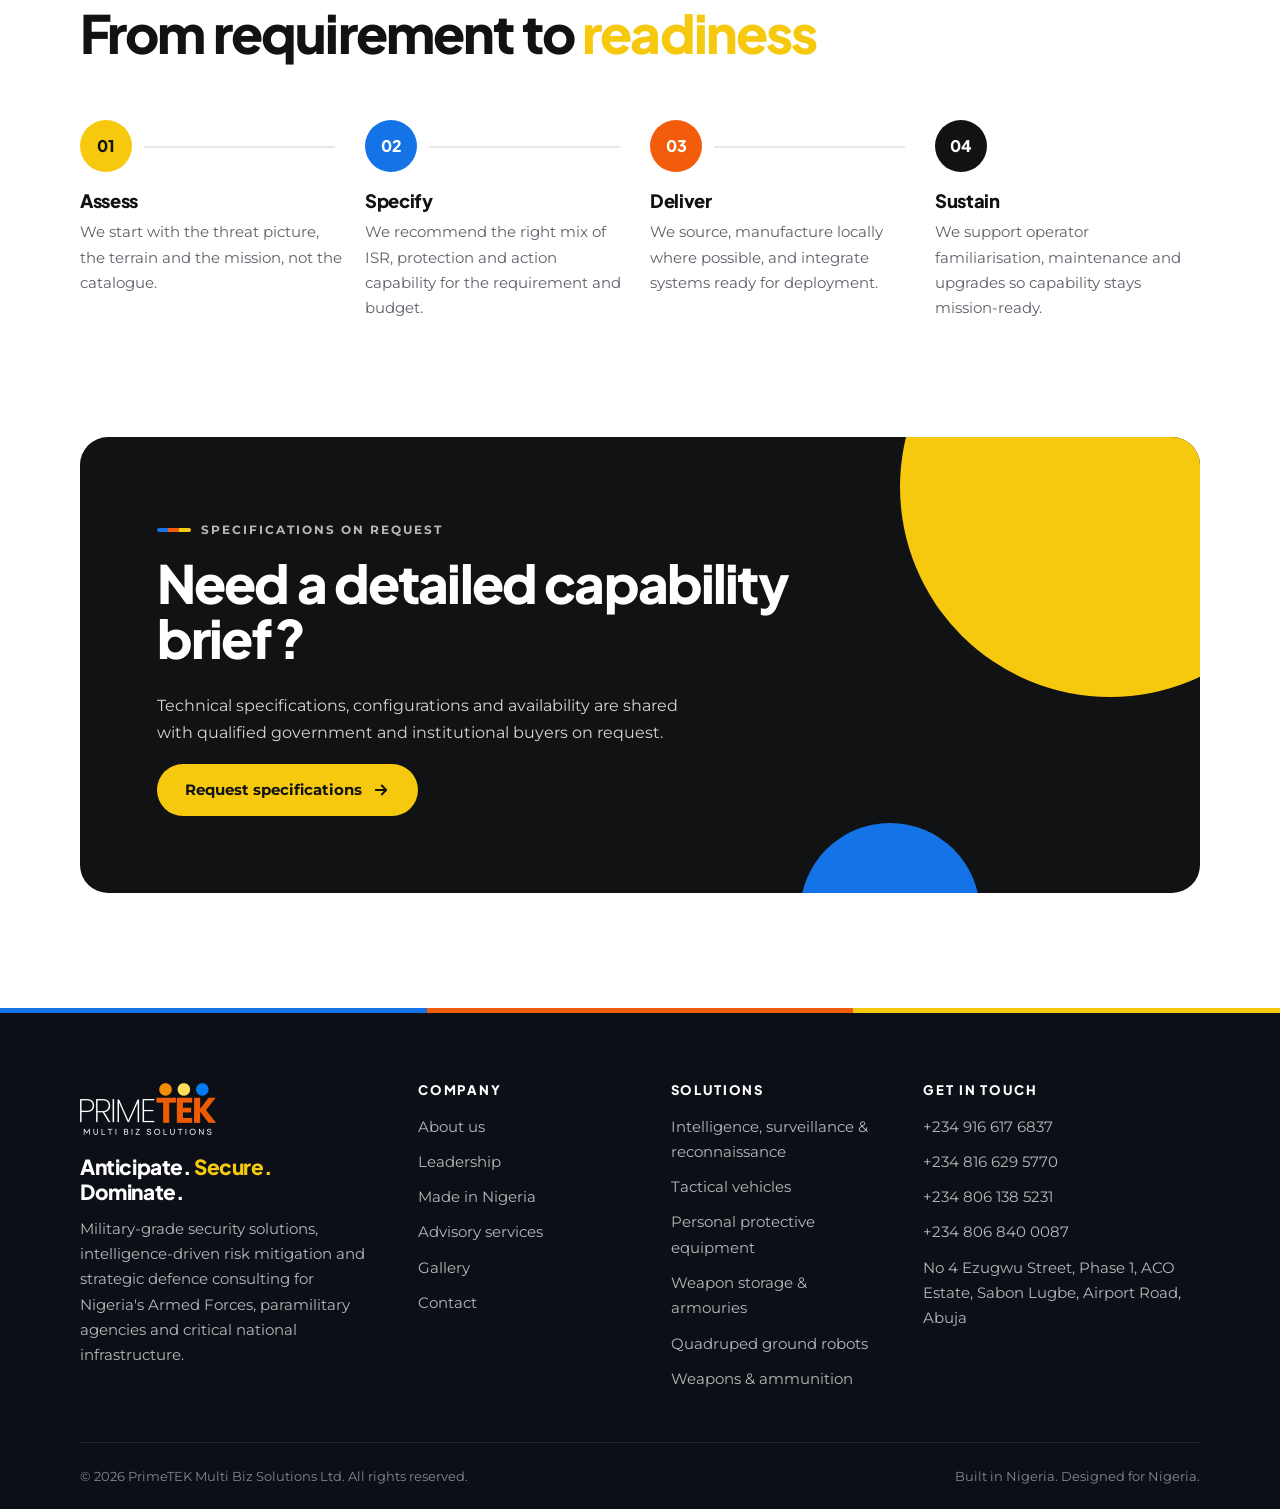
<file: solutions.html>
<!DOCTYPE html>
<html lang="en" class="no-js">
<head>
  <meta charset="utf-8">
  <meta name="viewport" content="width=device-width, initial-scale=1">
  <title>Solutions | PrimeTEK Multi Biz Solutions</title>
  <meta name="description" content="PrimeTEK's capability portfolio in three layers: Anticipate (ISR), Secure (protected mobility, PPE and armouries) and Dominate (robotics, weapons and ammunition).">
  <meta name="theme-color" content="#1473e6">
  <meta property="og:type" content="website">
  <meta property="og:site_name" content="PrimeTEK Multi Biz Solutions">
  <meta property="og:title" content="Solutions | PrimeTEK Multi Biz Solutions">
  <meta property="og:description" content="PrimeTEK's capability portfolio in three layers: Anticipate (ISR), Secure (protected mobility, PPE and armouries) and Dominate (robotics, weapons and ammunition).">
  <meta property="og:image" content="assets/img/hero-mrap.webp">
  <link rel="icon" href="assets/img/favicon.svg" type="image/svg+xml">
  <link rel="preconnect" href="https://fonts.googleapis.com">
  <link rel="preconnect" href="https://fonts.gstatic.com" crossorigin>
  <link href="https://fonts.googleapis.com/css2?family=Montserrat:wght@400;500;600;700&family=Plus+Jakarta+Sans:wght@600;700;800&display=swap" rel="stylesheet">
  <link rel="stylesheet" href="assets/css/styles.css">
</head>
<body>
  <a class="skip-link" href="#main">Skip to content</a>
  <div class="tri-rule" aria-hidden="true"></div>
  <header class="site-header">
    <div class="wrap">
      <nav class="nav" aria-label="Primary">
        <a class="brand" href="index.html" aria-label="PrimeTEK Multi Biz Solutions home">
          <img src="assets/img/logo.webp" alt="PrimeTEK Multi Biz Solutions" width="544" height="208">
        </a>
        <button class="menu-toggle" aria-label="Menu" aria-expanded="false" aria-controls="nav-links"><span></span></button>
        <ul class="nav-links" id="nav-links">
          <li><a href="index.html">Home</a></li>
          <li><a href="about.html">About</a></li>
          <li><a href="leadership.html">Leadership</a></li>
          <li class="has-sub"><a href="solutions.html" aria-current="page">Solutions</a><ul class="sub-menu"><li><a href="anticipate.html"><strong>Anticipate</strong><span>ISR, drones, satellite &amp; early warning</span></a></li><li><a href="secure.html"><strong>Secure</strong><span>Vehicles, watercraft, PPE &amp; armouries</span></a></li><li><a href="dominate.html"><strong>Dominate</strong><span>Robotics, weapons &amp; ammunition</span></a></li></ul></li>
          <li><a href="manufacturing.html">Made in Nigeria</a></li>
          <li><a href="advisory.html">Advisory</a></li>
          <li><a href="gallery.html">Gallery</a></li>
          <li class="nav-cta"><a class="btn btn-primary" href="contact.html">Contact us</a></li>
        </ul>
      </nav>
    </div>
  </header>

  <main id="main">
    <section class="page-hero">
      <span class="circle circle-yellow" aria-hidden="true"></span>
      <div class="wrap">
        <p class="breadcrumb"><a href="index.html">Home</a> / Solutions</p>
        <span class="eyebrow">Strategic advantage</span>
        <h1>Anticipate. <span class="hl-blue">Secure.</span> Dominate.</h1>
        <p class="lead">Our portfolio follows the sequence of every successful operation: see the threat, withstand it, then act. Each layer strengthens the next.</p>
      </div>
    </section>

    <section class="section" style="padding-top:0">
      <div class="wrap">
        <div class="pillars">
          <a class="pillar reveal" href="anticipate.html">
            <img src="assets/img/radar-sunset.webp" alt="">
            <span class="tag" style="background:var(--yellow)">01</span>
            <h3>Anticipate</h3>
            <p>Threats are cheaper to manage before they arrive.</p>
            <ul><li>Surveillance &amp; attack drones</li><li>Eagle Eye RWS</li><li>Satellite imagery &amp; SAR</li><li>MiniSAR</li><li>Tactical early warning</li></ul>
            <span class="go">Explore Anticipate <svg viewBox="0 0 24 24" fill="none" stroke="currentColor" stroke-width="2.4" stroke-linecap="round" stroke-linejoin="round" aria-hidden="true"><path d="M5 12h14M13 6l6 6-6 6"/></svg></span>
          </a>
          <a class="pillar reveal" href="secure.html">
            <img src="assets/img/secure-vehicle.webp" alt="">
            <span class="tag" style="background:var(--blue);color:#fff">02</span>
            <h3>Secure</h3>
            <p>Awareness without protection is exposure.</p>
            <ul><li>Tactical military vehicles</li><li>Ezugwu MRAP</li><li>Tactical mission vehicles</li><li>NN-16M Interceptor</li><li>PPE</li><li>Armouries</li></ul>
            <span class="go">Explore Secure <svg viewBox="0 0 24 24" fill="none" stroke="currentColor" stroke-width="2.4" stroke-linecap="round" stroke-linejoin="round" aria-hidden="true"><path d="M5 12h14M13 6l6 6-6 6"/></svg></span>
          </a>
          <a class="pillar reveal" href="dominate.html">
            <img src="assets/img/dominate-rws.webp" alt="">
            <span class="tag" style="background:var(--orange);color:#fff">03</span>
            <h3>Dominate</h3>
            <p>Intelligence and protection exist to enable action.</p>
            <ul><li>X30 quadruped robot</li><li>M20 hybrid robot</li><li>Weapons &amp; ammunition</li></ul>
            <span class="go">Explore Dominate <svg viewBox="0 0 24 24" fill="none" stroke="currentColor" stroke-width="2.4" stroke-linecap="round" stroke-linejoin="round" aria-hidden="true"><path d="M5 12h14M13 6l6 6-6 6"/></svg></span>
          </a>
        </div>
      </div>
    </section>

    <section class="section bg-soft">
      <div class="wrap">
        <div class="section-head reveal">
          <span class="eyebrow">Portfolio at a glance</span>
          <h2>Every capability, <span class="hl-orange">one partner</span></h2>
        </div>
        <div class="grid-3">
          <a class="card card-link reveal" href="anticipate.html#drones"><div class="icon"><svg viewBox="0 0 24 24" fill="none" stroke="currentColor" stroke-width="2" stroke-linecap="round" stroke-linejoin="round" aria-hidden="true"><path d="M9 10h6v4H9zM9 10L5 6M15 10l4-4M9 14l-4 4M15 14l4 4"/><path d="M2 6h6M16 6h6M2 18h6M16 18h6"/></svg></div><h3>Surveillance &amp; attack drones</h3><p class="muted">Persistent aerial ISR and precision engagement without putting troops in the field of contact.</p><span class="text-link">Learn more <svg viewBox="0 0 24 24" fill="none" stroke="currentColor" stroke-width="2.4" stroke-linecap="round" stroke-linejoin="round" aria-hidden="true"><path d="M5 12h14M13 6l6 6-6 6"/></svg></span></a>
          <a class="card card-link reveal" href="anticipate.html#eagle-eye"><div class="icon"><svg viewBox="0 0 24 24" fill="none" stroke="currentColor" stroke-width="2" stroke-linecap="round" aria-hidden="true"><circle cx="12" cy="12" r="9"/><circle cx="12" cy="12" r="5"/><circle cx="12" cy="12" r="1.5" fill="currentColor"/><path d="M12 1v4M12 19v4M1 12h4M19 12h4"/></svg></div><h3>Eagle Eye RWS</h3><p class="muted">Solar-powered remote surveillance and weapon station with thermal imaging and real-time data.</p><span class="text-link">Learn more <svg viewBox="0 0 24 24" fill="none" stroke="currentColor" stroke-width="2.4" stroke-linecap="round" stroke-linejoin="round" aria-hidden="true"><path d="M5 12h14M13 6l6 6-6 6"/></svg></span></a>
          <a class="card card-link reveal" href="anticipate.html#satellite"><div class="icon"><svg viewBox="0 0 24 24" fill="none" stroke="currentColor" stroke-width="2" stroke-linecap="round" aria-hidden="true"><circle cx="12" cy="12" r="9"/><path d="M3 12h18M12 3c2.5 2.7 3.8 5.7 3.8 9S14.5 18.3 12 21c-2.5-2.7-3.8-5.7-3.8-9S9.5 5.7 12 3z"/></svg></div><h3>Satellite imagery &amp; SAR</h3><p class="muted">High-resolution geospatial intelligence with analytical reporting for planning and operations.</p><span class="text-link">Learn more <svg viewBox="0 0 24 24" fill="none" stroke="currentColor" stroke-width="2.4" stroke-linecap="round" stroke-linejoin="round" aria-hidden="true"><path d="M5 12h14M13 6l6 6-6 6"/></svg></span></a>
          <a class="card card-link reveal" href="anticipate.html#minisar"><div class="icon"><svg viewBox="0 0 24 24" fill="none" stroke="currentColor" stroke-width="2" stroke-linecap="round" stroke-linejoin="round" aria-hidden="true"><path d="M19.07 4.93A10 10 0 1 0 22 12"/><path d="M16.24 7.76A6 6 0 1 0 18 12"/><path d="M12 12l7-7"/><circle cx="12" cy="12" r="1.5" fill="currentColor"/></svg></div><h3>MiniSAR</h3><p class="muted">Drone-mounted radar imaging under the unit's own control: all-weather, day and night.</p><span class="text-link">Learn more <svg viewBox="0 0 24 24" fill="none" stroke="currentColor" stroke-width="2.4" stroke-linecap="round" stroke-linejoin="round" aria-hidden="true"><path d="M5 12h14M13 6l6 6-6 6"/></svg></span></a>
          <a class="card card-link reveal" href="anticipate.html#early-warning"><div class="icon"><svg viewBox="0 0 24 24" fill="none" stroke="currentColor" stroke-width="2" stroke-linecap="round" stroke-linejoin="round" aria-hidden="true"><path d="M12 3l10 18H2L12 3z"/><path d="M12 10v5M12 18h.01"/></svg></div><h3>Tactical early warning</h3><p class="muted">Trip flares, smoke and dummy explosives that alert troops before an attack reaches the line.</p><span class="text-link">Learn more <svg viewBox="0 0 24 24" fill="none" stroke="currentColor" stroke-width="2.4" stroke-linecap="round" stroke-linejoin="round" aria-hidden="true"><path d="M5 12h14M13 6l6 6-6 6"/></svg></span></a>
          <a class="card card-link reveal" href="secure.html#vehicles"><div class="icon blue"><svg viewBox="0 0 24 24" fill="none" stroke="currentColor" stroke-width="2" stroke-linecap="round" stroke-linejoin="round" aria-hidden="true"><path d="M2 7h11v9H2zM13 10h4l4 3v3h-8z"/><circle cx="6" cy="18" r="2"/><circle cx="17" cy="18" r="2"/></svg></div><h3>Tactical military vehicles</h3><p class="muted">From utility platforms to fully armoured APCs for troop transport, C2, medevac and logistics.</p><span class="text-link">Learn more <svg viewBox="0 0 24 24" fill="none" stroke="currentColor" stroke-width="2.4" stroke-linecap="round" stroke-linejoin="round" aria-hidden="true"><path d="M5 12h14M13 6l6 6-6 6"/></svg></span></a>
          <a class="card card-link reveal" href="secure.html#ezugwu"><div class="icon blue"><svg viewBox="0 0 24 24" fill="none" stroke="currentColor" stroke-width="2" stroke-linecap="round" stroke-linejoin="round" aria-hidden="true"><path d="M12 3l8 3v6c0 5-3.4 8.3-8 9-4.6-.7-8-4-8-9V6l8-3z"/><path d="M9 12l2 2 4-4"/></svg></div><h3>Ezugwu MRAP</h3><p class="muted">Nigeria's indigenous mine-resistant, ambush-protected vehicle, in Nigerian Army service.</p><span class="text-link">Learn more <svg viewBox="0 0 24 24" fill="none" stroke="currentColor" stroke-width="2.4" stroke-linecap="round" stroke-linejoin="round" aria-hidden="true"><path d="M5 12h14M13 6l6 6-6 6"/></svg></span></a>
          <a class="card card-link reveal" href="secure.html#interceptor"><div class="icon blue"><svg viewBox="0 0 24 24" fill="none" stroke="currentColor" stroke-width="2" stroke-linecap="round" stroke-linejoin="round" aria-hidden="true"><path d="M5 21V4M5 4h6v16M11 4h8v16h-8"/></svg></div><h3>NN-16M Interceptor</h3><p class="muted">Fast, Nigerian-built watercraft for riverine patrol and security surveillance.</p><span class="text-link">Learn more <svg viewBox="0 0 24 24" fill="none" stroke="currentColor" stroke-width="2.4" stroke-linecap="round" stroke-linejoin="round" aria-hidden="true"><path d="M5 12h14M13 6l6 6-6 6"/></svg></span></a>
          <a class="card card-link reveal" href="secure.html#ppe"><div class="icon blue"><svg viewBox="0 0 24 24" fill="none" stroke="currentColor" stroke-width="2" stroke-linecap="round" stroke-linejoin="round" aria-hidden="true"><rect x="3" y="7" width="18" height="13" rx="2"/><path d="M9 7V4h6v3M12 10v7M8.5 13.5h7"/></svg></div><h3>Personal protective equipment</h3><p class="muted">Ballistic, hand, eye, hearing, CBRN and trauma protection designed as one system.</p><span class="text-link">Learn more <svg viewBox="0 0 24 24" fill="none" stroke="currentColor" stroke-width="2.4" stroke-linecap="round" stroke-linejoin="round" aria-hidden="true"><path d="M5 12h14M13 6l6 6-6 6"/></svg></span></a>
          <a class="card card-link reveal" href="secure.html#armouries"><div class="icon blue"><svg viewBox="0 0 24 24" fill="none" stroke="currentColor" stroke-width="2" stroke-linecap="round" stroke-linejoin="round" aria-hidden="true"><rect x="4" y="10" width="16" height="11" rx="2"/><path d="M8 10V7a4 4 0 0 1 8 0v3"/></svg></div><h3>Weapon storage &amp; armouries</h3><p class="muted">Secure racks with biometric access control and audit-ready usage logs.</p><span class="text-link">Learn more <svg viewBox="0 0 24 24" fill="none" stroke="currentColor" stroke-width="2.4" stroke-linecap="round" stroke-linejoin="round" aria-hidden="true"><path d="M5 12h14M13 6l6 6-6 6"/></svg></span></a>
          <a class="card card-link reveal" href="dominate.html#robotics"><div class="icon orange"><svg viewBox="0 0 24 24" fill="none" stroke="currentColor" stroke-width="2" stroke-linecap="round" stroke-linejoin="round" aria-hidden="true"><circle cx="12" cy="12" r="3"/><path d="M12 2v3M12 19v3M4.2 4.2l2.1 2.1M17.7 17.7l2.1 2.1M2 12h3M19 12h3M4.2 19.8l2.1-2.1M17.7 6.3l2.1-2.1"/></svg></div><h3>Quadruped ground robots</h3><p class="muted">X30 and M20 legged platforms that go where wheels and tracks cannot.</p><span class="text-link">Learn more <svg viewBox="0 0 24 24" fill="none" stroke="currentColor" stroke-width="2.4" stroke-linecap="round" stroke-linejoin="round" aria-hidden="true"><path d="M5 12h14M13 6l6 6-6 6"/></svg></span></a>
          <a class="card card-link reveal" href="dominate.html#weapons"><div class="icon orange"><svg viewBox="0 0 24 24" fill="none" stroke="currentColor" stroke-width="2" stroke-linecap="round" aria-hidden="true"><circle cx="12" cy="12" r="9"/><path d="M3 12h18M12 3c2.5 2.7 3.8 5.7 3.8 9S14.5 18.3 12 21c-2.5-2.7-3.8-5.7-3.8-9S9.5 5.7 12 3z"/></svg></div><h3>Weapons &amp; ammunition</h3><p class="muted">Rapid, reliable sourcing through a global network of reputable manufacturers and dealers.</p><span class="text-link">Learn more <svg viewBox="0 0 24 24" fill="none" stroke="currentColor" stroke-width="2.4" stroke-linecap="round" stroke-linejoin="round" aria-hidden="true"><path d="M5 12h14M13 6l6 6-6 6"/></svg></span></a>
        </div>
      </div>
    </section>

    <section class="section">
      <div class="wrap">
        <div class="section-head reveal">
          <span class="eyebrow">How we deliver</span>
          <h2>From requirement to <span class="hl-yellow">readiness</span></h2>
        </div>
        <ol class="process reveal">
          <li><h3>Assess</h3><p>We start with the threat picture, the terrain and the mission, not the catalogue.</p></li>
          <li><h3>Specify</h3><p>We recommend the right mix of ISR, protection and action capability for the requirement and budget.</p></li>
          <li><h3>Deliver</h3><p>We source, manufacture locally where possible, and integrate systems ready for deployment.</p></li>
          <li><h3>Sustain</h3><p>We support operator familiarisation, maintenance and upgrades so capability stays mission-ready.</p></li>
        </ol>
      </div>
    </section>

    <section class="section cta-band" style="padding-top:0">
      <div class="wrap">
        <div class="inner on-dark reveal">
          <span class="circle circle-yellow"></span>
          <span class="circle circle-blue"></span>
          <span class="eyebrow">Specifications on request</span>
          <h2>Need a detailed capability brief?</h2>
          <p>Technical specifications, configurations and availability are shared with qualified government and institutional buyers on request.</p>
          <div class="btn-row"><a class="btn btn-yellow" href="contact.html?topic=procurement">Request specifications <svg viewBox="0 0 24 24" fill="none" stroke="currentColor" stroke-width="2.4" stroke-linecap="round" stroke-linejoin="round" aria-hidden="true"><path d="M5 12h14M13 6l6 6-6 6"/></svg></a></div>
        </div>
      </div>
    </section>
  </main>

  <footer class="site-footer">
    <div class="tri-rule" aria-hidden="true"></div>
    <div class="wrap">
      <div class="footer-grid">
        <div class="footer-brand">
          <img src="assets/img/logo-white.webp" alt="PrimeTEK Multi Biz Solutions" width="544" height="208">
          <p class="motto"><span>Anticipate.</span> <span>Secure.</span> <span>Dominate.</span></p>
          <p>Military-grade security solutions, intelligence-driven risk mitigation and strategic defence consulting for Nigeria's Armed Forces, paramilitary agencies and critical national infrastructure.</p>
        </div>
        <div>
          <h4>Company</h4>
          <ul>
            <li><a href="about.html">About us</a></li>
            <li><a href="leadership.html">Leadership</a></li>
            <li><a href="manufacturing.html">Made in Nigeria</a></li>
            <li><a href="advisory.html">Advisory services</a></li>
            <li><a href="gallery.html">Gallery</a></li>
            <li><a href="contact.html">Contact</a></li>
          </ul>
        </div>
        <div>
          <h4>Solutions</h4>
          <ul>
            <li><a href="anticipate.html">Intelligence, surveillance &amp; reconnaissance</a></li>
            <li><a href="secure.html#vehicles">Tactical vehicles</a></li>
            <li><a href="secure.html#ppe">Personal protective equipment</a></li>
            <li><a href="secure.html#armouries">Weapon storage &amp; armouries</a></li>
            <li><a href="dominate.html#robotics">Quadruped ground robots</a></li>
            <li><a href="dominate.html#weapons">Weapons &amp; ammunition</a></li>
          </ul>
        </div>
        <div>
          <h4>Get in touch</h4>
          <ul>
            <li><a href="tel:+2349166176837">+234 916 617 6837</a></li>
            <li><a href="tel:+2348166295770">+234 816 629 5770</a></li>
            <li><a href="tel:+2348061385231">+234 806 138 5231</a></li>
            <li><a href="tel:+2348068400087">+234 806 840 0087</a></li>
            <li>No 4 Ezugwu Street, Phase 1, ACO Estate, Sabon Lugbe, Airport Road, Abuja</li>
          </ul>
        </div>
      </div>
      <div class="footer-bottom">
        <span>&copy; <span data-year>2026</span> PrimeTEK Multi Biz Solutions Ltd. All rights reserved.</span>
        <span>Built in Nigeria. Designed for Nigeria.</span>
      </div>
    </div>
  </footer>

  <script src="assets/js/main.js" defer></script>
</body>
</html>
</file>
<file: assets/css/styles.css>
/* PrimeTEK Multi Biz Solutions — site styles
   Visual language taken from the company brochure: white pages, heavy
   geometric headings with one accent word, large flat circles in yellow,
   blue and orange, and a thin tri-colour rule along the top edge. */

:root {
  --yellow: #f6c90e;
  --yellow-soft: #fff4c2;
  --blue: #1473e6;
  --blue-deep: #0b4fb0;
  --orange: #f25c0a;
  --ink: #111214;
  --ink-2: #2b2d31;
  --muted: #5d6169;
  --line: #e6e7ea;
  --paper: #ffffff;
  --paper-2: #f5f6f8;
  --night: #0c0f16;

  --font-display: "Plus Jakarta Sans", "Segoe UI", system-ui, sans-serif;
  --font-body: "Montserrat", "Segoe UI", system-ui, sans-serif;

  --wrap: 1200px;
  --gutter: clamp(16px, 4vw, 40px);
  --radius: 14px;
  --shadow: 0 18px 40px -22px rgba(17, 18, 20, .35);
  --ease: cubic-bezier(.2, .7, .2, 1);
}

*, *::before, *::after { box-sizing: border-box; }
html { scroll-behavior: smooth; -webkit-text-size-adjust: 100%; }
body {
  margin: 0;
  background: var(--paper);
  color: var(--ink-2);
  font: 400 16px/1.7 var(--font-body);
  overflow-x: hidden;
}
img { max-width: 100%; height: auto; display: block; }
a { color: inherit; }
button, input, select, textarea { font: inherit; color: inherit; }
:focus-visible { outline: 3px solid var(--blue); outline-offset: 3px; border-radius: 4px; }

.skip-link {
  position: absolute; left: 12px; top: -60px; z-index: 200;
  background: var(--ink); color: #fff; padding: 10px 16px; border-radius: 8px; text-decoration: none;
}
.skip-link:focus { top: 12px; }

.wrap { width: 100%; max-width: var(--wrap); margin: 0 auto; padding: 0 var(--gutter); }

/* ---------- Typography ---------- */
h1, h2, h3, h4 {
  font-family: var(--font-display);
  color: var(--ink);
  font-weight: 800;
  letter-spacing: -0.035em;
  line-height: 1.05;
  margin: 0 0 .5em;
}
h1 { font-size: clamp(2.6rem, 7vw, 5.6rem); }
h2 { font-size: clamp(2rem, 4.4vw, 3.3rem); }
h3 { font-size: clamp(1.25rem, 2vw, 1.55rem); letter-spacing: -0.02em; line-height: 1.2; }
h4 { font-size: 1.05rem; letter-spacing: -0.01em; }
p { margin: 0 0 1.1em; }
.lead { font-size: clamp(1.05rem, 1.5vw, 1.2rem); color: var(--ink-2); }
.muted { color: var(--muted); }

.hl-yellow { color: var(--yellow); }
.hl-blue { color: var(--blue); }
.hl-orange { color: var(--orange); }

.eyebrow {
  display: inline-flex; align-items: center; gap: 10px;
  font: 700 .78rem/1 var(--font-body);
  text-transform: uppercase; letter-spacing: .16em;
  color: var(--muted); margin-bottom: 18px;
}
.eyebrow::before {
  content: ""; width: 34px; height: 4px; border-radius: 2px;
  background: linear-gradient(90deg, var(--blue) 0 33%, var(--orange) 33% 66%, var(--yellow) 66%);
}
.on-dark .eyebrow { color: rgba(255,255,255,.7); }

/* ---------- Tri-colour rule ---------- */
.tri-rule {
  height: 5px;
  background: linear-gradient(90deg, var(--blue) 0 33.33%, var(--orange) 33.33% 66.66%, var(--yellow) 66.66%);
}

/* ---------- Header ---------- */
.site-header {
  position: sticky; top: 0; z-index: 100;
  background: rgba(255,255,255,.94);
  backdrop-filter: saturate(1.4) blur(10px);
  -webkit-backdrop-filter: saturate(1.4) blur(10px);
  border-bottom: 1px solid transparent;
  transition: border-color .3s, box-shadow .3s;
}
.site-header.scrolled { border-color: var(--line); box-shadow: 0 8px 24px -18px rgba(0,0,0,.35); }
.nav { display: flex; align-items: center; justify-content: space-between; gap: 20px; height: 76px; }
.brand { display: inline-flex; align-items: center; flex-shrink: 0; }
.brand img { height: 48px; width: auto; }
.nav-links { display: flex; align-items: center; gap: 4px; list-style: none; margin: 0; padding: 0; }
.nav-links a {
  display: block; padding: 10px 12px; border-radius: 8px;
  font: 600 .9rem/1 var(--font-body); text-decoration: none; color: var(--ink-2);
  transition: color .2s, background .2s;
}
.nav-links a:hover { color: var(--blue); background: var(--paper-2); }
.nav-links a[aria-current="page"] { color: var(--blue); }
.nav-links .has-sub { position: relative; }
.sub-menu {
  position: absolute; top: 100%; left: 0; min-width: 250px;
  list-style: none; margin: 0; padding: 8px;
  background: #fff; border: 1px solid var(--line); border-radius: 12px; box-shadow: var(--shadow);
  opacity: 0; visibility: hidden; transform: translateY(6px);
  transition: opacity .2s, transform .2s, visibility .2s;
}
.has-sub:hover .sub-menu, .has-sub:focus-within .sub-menu { opacity: 1; visibility: visible; transform: none; }
.sub-menu a { padding: 11px 12px; font-weight: 500; }
.sub-menu a strong { display: block; font-weight: 700; color: var(--ink); margin-bottom: 4px; }
.sub-menu a span { font-size: .78rem; color: var(--muted); }
.nav-cta { margin-left: 8px; }
.menu-toggle {
  display: none; width: 46px; height: 46px; border: 0; border-radius: 10px;
  background: var(--paper-2); cursor: pointer; position: relative;
}
.menu-toggle span, .menu-toggle span::before, .menu-toggle span::after {
  position: absolute; left: 13px; width: 20px; height: 2px; background: var(--ink); content: ""; transition: transform .25s, top .25s, opacity .2s;
}
.menu-toggle span { top: 22px; }
.menu-toggle span::before { top: -7px; left: 0; }
.menu-toggle span::after { top: 7px; left: 0; }
.menu-open .menu-toggle span { background: transparent; }
.menu-open .menu-toggle span::before { top: 0; transform: rotate(45deg); }
.menu-open .menu-toggle span::after { top: 0; transform: rotate(-45deg); }

@media (max-width: 1080px) {
  .site-header { backdrop-filter: none; -webkit-backdrop-filter: none; background: #fff; }
  .menu-toggle { display: block; }
  .nav-links {
    position: fixed; inset: 76px 0 0 0; flex-direction: column; align-items: stretch; gap: 0;
    background: #fff; padding: 12px var(--gutter) 40px; overflow-y: auto;
    clip-path: inset(0 0 0 100%); visibility: hidden;
    transition: clip-path .35s var(--ease), visibility .35s;
  }
  .menu-open .nav-links { clip-path: inset(0); visibility: visible; }
  .nav-links > li > a { padding: 16px 4px; font-size: 1.05rem; border-bottom: 1px solid var(--line); border-radius: 0; }
  .sub-menu { position: static; opacity: 1; visibility: visible; transform: none; box-shadow: none; border: 0; padding: 0 0 8px 12px; min-width: 0; }
  .sub-menu a span { display: none; }
  .nav-cta { margin: 20px 0 0; }
  .nav-links > li.nav-cta > a { border-radius: 999px; border-bottom: 0; padding: 16px 20px; }
  .nav-cta a { text-align: center; }
  body.menu-open { overflow: hidden; }
}

/* ---------- Buttons ---------- */
.btn {
  display: inline-flex; align-items: center; justify-content: center; gap: 10px;
  padding: 15px 26px; border-radius: 999px; border: 2px solid transparent;
  font: 700 .95rem/1 var(--font-body); text-decoration: none; cursor: pointer;
  transition: transform .2s var(--ease), background .2s, color .2s, border-color .2s, box-shadow .2s;
}
.btn:hover { transform: translateY(-2px); }
.btn svg { width: 18px; height: 18px; transition: transform .2s; }
.btn:hover svg { transform: translateX(3px); }
.btn-primary { background: var(--blue); color: #fff; box-shadow: 0 12px 26px -14px var(--blue); }
.btn-primary:hover { background: var(--blue-deep); }
.btn-yellow { background: var(--yellow); color: var(--ink); }
.btn-yellow:hover { background: #ffd83a; }
.btn-dark { background: var(--ink); color: #fff; }
.btn-outline { border-color: var(--ink); color: var(--ink); background: transparent; }
.btn-outline:hover { background: var(--ink); color: #fff; }
.on-dark .btn-outline { border-color: rgba(255,255,255,.6); color: #fff; }
.on-dark .btn-outline:hover { background: #fff; color: var(--ink); }
.nav-links .btn { padding: 12px 20px; color: #fff; }
.nav-links .btn:hover { color: #fff; background: var(--blue-deep); }
.btn-row { display: flex; flex-wrap: wrap; gap: 12px; }

.text-link {
  display: inline-flex; align-items: center; gap: 8px;
  font-weight: 700; color: var(--blue); text-decoration: none;
}
.text-link svg { width: 16px; height: 16px; transition: transform .2s; }
.text-link:hover svg { transform: translateX(4px); }

/* ---------- Sections ---------- */
section { position: relative; }
.section { padding: clamp(64px, 9vw, 120px) 0; }
.section-tight { padding: clamp(44px, 6vw, 80px) 0; }
.bg-soft { background: var(--paper-2); }
.bg-night { background: var(--night); color: rgba(255,255,255,.82); }
.bg-night h1, .bg-night h2, .bg-night h3, .bg-night h4 { color: #fff; }
.bg-blue { background: var(--blue); color: rgba(255,255,255,.9); }
.bg-blue h2, .bg-blue h3 { color: #fff; }
.bg-yellow { background: var(--yellow); }
.section-head { max-width: 760px; margin-bottom: clamp(36px, 5vw, 60px); }
.section-head.center { margin-left: auto; margin-right: auto; text-align: center; }
.section-head.center .eyebrow { justify-content: center; }
.split-head { display: flex; justify-content: space-between; align-items: flex-end; gap: 30px; flex-wrap: wrap; margin-bottom: clamp(36px, 5vw, 56px); }
.split-head .section-head { margin-bottom: 0; }

.grid-2 { display: grid; grid-template-columns: repeat(2, 1fr); gap: clamp(28px, 5vw, 72px); align-items: center; }
.grid-3 { display: grid; grid-template-columns: repeat(3, 1fr); gap: 24px; }
.grid-4 { display: grid; grid-template-columns: repeat(4, 1fr); gap: 20px; }
@media (max-width: 960px) {
  .grid-3, .grid-4 { grid-template-columns: repeat(2, 1fr); }
  .grid-2 { grid-template-columns: 1fr; }
}
@media (max-width: 600px) { .grid-3, .grid-4 { grid-template-columns: 1fr; } }

/* Oversized bleeding heading, as used at the foot of the brochure's leadership pages */
.bleed-title {
  font: 800 clamp(2.4rem, 8vw, 9rem)/.8 var(--font-display);
  letter-spacing: -0.055em; color: var(--ink);
  white-space: nowrap; margin: 0; overflow: hidden;
  transform: translateY(.14em);
}

/* ---------- Circles ---------- */
.circle { position: absolute; border-radius: 50%; z-index: 0; pointer-events: none; }
.circle-yellow { background: var(--yellow); }
.circle-blue { background: var(--blue); }
.circle-orange { background: var(--orange); }

/* ---------- Hero (home) ---------- */
.hero { overflow: hidden; padding: clamp(40px, 6vw, 70px) 0 clamp(60px, 8vw, 110px); }
.hero-grid { display: grid; grid-template-columns: 1.05fr 1fr; align-items: center; gap: 30px; position: relative; z-index: 1; }
.hero h1 { font-size: clamp(3rem, 8vw, 6.4rem); margin-bottom: .25em; }
.hero h1 .line { display: block; }
.hero .tagline { font: 700 clamp(1.1rem, 2vw, 1.45rem)/1.3 var(--font-display); color: var(--ink); margin-bottom: 22px; letter-spacing: -0.01em; }
.hero .lead { max-width: 520px; margin-bottom: 30px; }
.hero-visual { position: relative; aspect-ratio: 1 / 1; }
.hero-visual .circle-yellow { width: 92%; aspect-ratio: 1; right: -8%; top: 4%; }
.hero-visual .circle-blue { width: 20%; aspect-ratio: 1; left: 2%; bottom: 10%; }
.hero-visual .mrap { position: absolute; z-index: 2; width: 112%; right: -8%; bottom: 8%; filter: drop-shadow(0 30px 30px rgba(0,0,0,.28)); }
.hero-visual .drone { position: absolute; z-index: 3; width: 38%; top: 0; left: -4%; animation: hover 6s ease-in-out infinite; }
.hero-visual .drone.two { width: 22%; top: 12%; left: 40%; animation-delay: -3s; z-index: 1; }
@keyframes hover { 50% { transform: translate(8px, -12px) rotate(-2deg); } }
.hero-badges { display: flex; gap: 28px; flex-wrap: wrap; margin-top: 44px; padding-top: 28px; border-top: 1px solid var(--line); }
.hero-badges div { min-width: 120px; }
.hero-badges strong { display: block; font: 800 1.9rem/1 var(--font-display); color: var(--ink); letter-spacing: -0.03em; }
.hero-badges span { font-size: .82rem; color: var(--muted); }
@media (max-width: 900px) {
  .hero-grid { grid-template-columns: 1fr; }
  .hero-visual { max-width: 520px; width: 100%; margin: 0 auto; }
}

/* ---------- Page hero (inner pages) ---------- */
.page-hero { overflow: hidden; padding: clamp(56px, 8vw, 110px) 0 clamp(56px, 7vw, 96px); }
.page-hero .wrap { position: relative; z-index: 1; }
.page-hero h1 { max-width: 900px; }
.page-hero .lead { max-width: 680px; }
.page-hero .circle { width: clamp(280px, 42vw, 560px); aspect-ratio: 1; right: -8%; top: -30%; }
.page-hero.has-image { color: #fff; min-height: clamp(420px, 60vh, 620px); display: flex; align-items: flex-end; background-color: var(--night); background-size: cover; background-position: center; background-repeat: no-repeat; }
.page-hero.has-image::after {
  content: ""; position: absolute; inset: 0; z-index: 0;
  background: linear-gradient(180deg, rgba(8,10,14,.15) 0%, rgba(8,10,14,.55) 55%, rgba(8,10,14,.88) 100%);
}
.page-hero.has-image h1, .page-hero.has-image .lead { color: #fff; }
.page-hero.has-image .eyebrow { color: rgba(255,255,255,.8); }
.page-hero.has-image .circle { z-index: 1; opacity: .96; mix-blend-mode: normal; }
.breadcrumb { font-size: .85rem; margin-bottom: 18px; color: var(--muted); }
.breadcrumb a { text-decoration: none; }
.breadcrumb a:hover { text-decoration: underline; }
.page-hero.has-image .breadcrumb { color: rgba(255,255,255,.75); }

/* Pillar hero: big word with circle, like the brochure's section dividers */
.pillar-hero { background-color: var(--night); background-size: cover; background-position: center; background-repeat: no-repeat; overflow: hidden; min-height: clamp(460px, 70vh, 680px); display: flex; align-items: center; color: #fff; }
.pillar-hero::after { content: ""; position: absolute; inset: 0; background: linear-gradient(90deg, rgba(8,10,14,.25), rgba(8,10,14,0) 60%); }
.pillar-hero .wrap { position: relative; z-index: 2; }
.pillar-hero .disc {
  position: relative; width: clamp(300px, 44vw, 560px); aspect-ratio: 1; border-radius: 50%;
  display: flex; flex-direction: column; justify-content: center; padding: clamp(28px, 5vw, 70px);
}
.pillar-hero .disc.yellow { background: var(--yellow); color: var(--ink); }
.pillar-hero .disc.blue { background: var(--blue); }
.pillar-hero .disc.orange { background: var(--orange); }
.pillar-hero .disc h1 { color: inherit; font-size: clamp(3rem, 8.5vw, 6.6rem); margin: 0 0 .2em -0.05em; }
.pillar-hero .disc.yellow h1 { color: var(--ink); }
.pillar-hero .disc p { font-size: clamp(.92rem, 1.3vw, 1.05rem); margin: 0; max-width: 380px; }
.pillar-hero .breadcrumb { color: inherit; opacity: .8; margin-bottom: 10px; }

/* ---------- Cards ---------- */
.card {
  position: relative; background: #fff; border: 1px solid var(--line); border-radius: var(--radius);
  padding: 30px; transition: transform .3s var(--ease), box-shadow .3s, border-color .3s;
}
.card:hover { transform: translateY(-4px); box-shadow: var(--shadow); border-color: transparent; }
.card h3 { margin-bottom: 12px; }
.card p:last-child { margin-bottom: 0; }
.card .icon {
  width: 54px; height: 54px; border-radius: 50%; display: grid; place-items: center; margin-bottom: 22px;
  background: var(--yellow-soft); color: var(--ink);
}
.card .icon svg { width: 26px; height: 26px; }
.card .icon.blue { background: #e3efff; color: var(--blue); }
.card .icon.orange { background: #ffe7d9; color: var(--orange); }
.card .num { font: 800 .85rem/1 var(--font-display); color: var(--muted); letter-spacing: .1em; margin-bottom: 16px; display: block; }
.card-link { text-decoration: none; display: block; color: inherit; }
.card-link .text-link { margin-top: 8px; }

/* Pillar cards (home / solutions) */
.pillars { display: grid; grid-template-columns: repeat(3, 1fr); gap: 22px; }
.pillar {
  position: relative; overflow: hidden; border-radius: 20px; min-height: 480px;
  display: flex; flex-direction: column; justify-content: flex-end; padding: 32px; color: #fff; text-decoration: none;
  isolation: isolate;
}
.pillar img { position: absolute; inset: 0; width: 100%; height: 100%; object-fit: cover; z-index: -2; transition: transform .8s var(--ease); }
.pillar::after { content: ""; position: absolute; inset: 0; z-index: -1; background: linear-gradient(180deg, rgba(0,0,0,.05) 0%, rgba(0,0,0,.35) 35%, rgba(0,0,0,.9) 70%); }
.pillar:hover img { transform: scale(1.06); }
.pillar .tag {
  position: absolute; top: 26px; left: 26px; width: 92px; height: 92px; border-radius: 50%;
  display: grid; place-items: center; font: 800 1.6rem/1 var(--font-display); color: var(--ink);
}
.pillar h3 { color: #fff; font-size: clamp(2rem, 3vw, 2.6rem); letter-spacing: -0.04em; margin-bottom: 10px; }
.pillar p { font-size: .95rem; color: rgba(255,255,255,.85); margin-bottom: 18px; }
.pillar ul { list-style: none; margin: 0 0 20px; padding: 0; display: flex; flex-wrap: wrap; gap: 6px; }
.pillar li { font-size: .75rem; font-weight: 600; padding: 6px 10px; border-radius: 999px; background: rgba(255,255,255,.14); backdrop-filter: blur(6px); }
.pillar .go { font-weight: 700; display: inline-flex; align-items: center; gap: 8px; }
.pillar .go svg { width: 16px; height: 16px; }
@media (max-width: 960px) { .pillars { grid-template-columns: 1fr; } .pillar { min-height: 420px; } }

/* ---------- Media blocks ---------- */
.media { position: relative; }
.media img.photo { border-radius: 20px; width: 100%; object-fit: cover; box-shadow: var(--shadow); position: relative; z-index: 1; }
.media .circle { width: 70%; aspect-ratio: 1; z-index: 0; }
.media .circle.tl { top: -12%; left: -12%; }
.media .circle.br { bottom: -12%; right: -10%; }
.media .circle.bl { bottom: -14%; left: -10%; }
.media .circle.tr { top: -14%; right: -10%; }
.media.cutout { display: grid; place-items: center; min-height: 360px; }
.media.cutout img { position: relative; z-index: 1; width: 100%; max-width: 560px; filter: drop-shadow(0 26px 30px rgba(0,0,0,.22)); }
.media.cutout .circle { width: 78%; left: 50%; top: 50%; transform: translate(-50%, -50%); }
.media.on-white img { mix-blend-mode: multiply; filter: none; }

/* ---------- Lists ---------- */
.checks { list-style: none; margin: 0 0 24px; padding: 0; display: grid; gap: 12px; }
.checks li { position: relative; padding-left: 34px; line-height: 1.55; }
.checks li::before {
  content: ""; position: absolute; left: 0; top: 2px; width: 22px; height: 22px; border-radius: 50%;
  background: var(--yellow) url("data:image/svg+xml,%3Csvg xmlns='http://www.w3.org/2000/svg' viewBox='0 0 24 24' fill='none' stroke='%23111214' stroke-width='3.2' stroke-linecap='round' stroke-linejoin='round'%3E%3Cpath d='M5 12.5l4.5 4.5L19 7.5'/%3E%3C/svg%3E") center / 13px no-repeat;
}
.checks.blue li::before { background-color: var(--blue); background-image: url("data:image/svg+xml,%3Csvg xmlns='http://www.w3.org/2000/svg' viewBox='0 0 24 24' fill='none' stroke='%23ffffff' stroke-width='3.2' stroke-linecap='round' stroke-linejoin='round'%3E%3Cpath d='M5 12.5l4.5 4.5L19 7.5'/%3E%3C/svg%3E"); }
.checks.orange li::before { background-color: var(--orange); background-image: url("data:image/svg+xml,%3Csvg xmlns='http://www.w3.org/2000/svg' viewBox='0 0 24 24' fill='none' stroke='%23ffffff' stroke-width='3.2' stroke-linecap='round' stroke-linejoin='round'%3E%3Cpath d='M5 12.5l4.5 4.5L19 7.5'/%3E%3C/svg%3E"); }
.checks.two-col { grid-template-columns: repeat(2, 1fr); gap: 12px 28px; }
@media (max-width: 600px) { .checks.two-col { grid-template-columns: 1fr; } }
.label { font: 800 .8rem/1 var(--font-display); text-transform: uppercase; letter-spacing: .14em; color: var(--ink); margin: 26px 0 14px; display: block; }

/* ---------- Product feature rows ---------- */
.product { padding: clamp(56px, 8vw, 110px) 0; border-top: 1px solid var(--line); scroll-margin-top: 90px; }
.product:first-of-type { border-top: 0; }
.product .grid-2 { align-items: center; }
.product.flip .media { order: -1; }
@media (max-width: 960px) { .product.flip .media { order: 0; } }
.product h2 { font-size: clamp(1.9rem, 3.6vw, 2.8rem); }
.spec-strip { display: flex; flex-wrap: wrap; gap: 10px; margin: 6px 0 22px; }
.spec-strip span { font: 700 .78rem/1 var(--font-body); padding: 9px 14px; border-radius: 999px; background: var(--paper-2); border: 1px solid var(--line); color: var(--ink); }

/* Sub navigation chips on pillar pages */
.subnav { position: sticky; top: 76px; z-index: 50; background: rgba(255,255,255,.96); border-bottom: 1px solid var(--line); backdrop-filter: blur(8px); }
.subnav ul { display: flex; gap: 6px; list-style: none; margin: 0; padding: 12px 0; overflow-x: auto; scrollbar-width: none; }
.subnav ul::-webkit-scrollbar { display: none; }
.subnav a { display: block; white-space: nowrap; padding: 9px 16px; border-radius: 999px; font: 600 .85rem/1 var(--font-body); text-decoration: none; color: var(--ink-2); border: 1px solid var(--line); transition: background .2s, color .2s, border-color .2s; }
.subnav a:hover, .subnav a.active { background: var(--ink); color: #fff; border-color: var(--ink); }

/* ---------- Stats ---------- */
.stats { display: grid; grid-template-columns: repeat(4, 1fr); gap: 0; border-top: 1px solid rgba(255,255,255,.18); }
.stats > div { padding: 34px 26px 6px 0; }
.stats strong { display: block; font: 800 clamp(2.4rem, 5vw, 3.8rem)/1 var(--font-display); letter-spacing: -0.045em; color: #fff; margin-bottom: 10px; }
.stats span { font-size: .9rem; color: rgba(255,255,255,.72); }
.stats.light { border-color: var(--line); }
.stats.light strong { color: var(--ink); }
.stats.light span { color: var(--muted); }
@media (max-width: 800px) { .stats { grid-template-columns: repeat(2, 1fr); } }

/* ---------- Quote / statement ---------- */
.statement { font: 800 clamp(1.6rem, 3.6vw, 2.8rem)/1.18 var(--font-display); letter-spacing: -0.03em; color: var(--ink); max-width: 1000px; margin: 0; }
.statement em { font-style: normal; color: var(--blue); }
.bg-night .statement, .bg-blue .statement { color: #fff; }
.bg-night .statement em { color: var(--yellow); }

/* ---------- Leadership ---------- */
.chair { display: grid; grid-template-columns: .85fr 1.15fr; gap: clamp(30px, 6vw, 80px); align-items: center; }
.chair-photo { position: relative; }
.chair-photo .circle { width: 88%; aspect-ratio: 1; left: -10%; bottom: -8%; }
.chair-photo img { position: relative; z-index: 1; border-radius: 20px; width: 100%; aspect-ratio: 4 / 5; object-fit: cover; object-position: top; box-shadow: var(--shadow); }
.chair .role { font: 700 .95rem/1 var(--font-body); color: var(--orange); margin-bottom: 14px; display: block; }
@media (max-width: 900px) { .chair { grid-template-columns: 1fr; } .chair-photo { max-width: 440px; } }

.org { display: grid; gap: 22px; }
.org-level { display: grid; gap: 18px; justify-content: center; }
.org-level.l1 { grid-template-columns: minmax(0, 360px); }
.org-level.l2 { grid-template-columns: repeat(2, minmax(0, 360px)); }
.org-level.l3 { grid-template-columns: repeat(3, minmax(0, 1fr)); }
@media (max-width: 900px) { .org-level.l3 { grid-template-columns: repeat(2, minmax(0, 1fr)); } }
@media (max-width: 640px) { .org-level.l2, .org-level.l3 { grid-template-columns: 1fr; } }
.org-connector { width: 2px; height: 28px; background: var(--line); margin: -8px auto; }
.person {
  display: flex; gap: 16px; align-items: center; text-align: left;
  background: #fff; border: 1px solid var(--line); border-radius: 16px; padding: 20px;
  transition: transform .3s var(--ease), box-shadow .3s;
}
.person:hover { transform: translateY(-3px); box-shadow: var(--shadow); }
.avatar {
  flex-shrink: 0; width: 64px; height: 64px; border-radius: 50%; display: grid; place-items: center;
  font: 800 1.2rem/1 var(--font-display); color: var(--ink); background: var(--yellow); overflow: hidden;
}
.avatar img { width: 100%; height: 100%; object-fit: cover; object-position: top; }
.avatar.blue { background: var(--blue); color: #fff; }
.avatar.orange { background: var(--orange); color: #fff; }
.person h3 { font-size: 1.08rem; margin: 0 0 4px; }
.person p { margin: 0; font-size: .85rem; color: var(--muted); line-height: 1.45; }
.person.featured { border-color: var(--yellow); box-shadow: inset 0 0 0 1px var(--yellow); }

.role-card h3 { font-size: 1.2rem; margin-bottom: 4px; }
.role-card .role { font-size: .85rem; font-weight: 700; color: var(--blue); display: block; margin-bottom: 14px; }
.role-card p { font-size: .94rem; }
.role-card .avatar { margin-bottom: 18px; }

/* ---------- Timeline ---------- */
.timeline { list-style: none; margin: 0; padding: 0; position: relative; }
.timeline::before { content: ""; position: absolute; left: 11px; top: 8px; bottom: 8px; width: 2px; background: var(--line); }
.timeline li { position: relative; padding: 0 0 30px 48px; }
.timeline li::before { content: ""; position: absolute; left: 0; top: 4px; width: 24px; height: 24px; border-radius: 50%; background: #fff; border: 5px solid var(--yellow); }
.timeline li:nth-child(3n+2)::before { border-color: var(--blue); }
.timeline li:nth-child(3n)::before { border-color: var(--orange); }
.timeline h4 { margin-bottom: 4px; }
.timeline p { margin: 0; color: var(--muted); font-size: .95rem; }

/* ---------- Tables ---------- */
.table-wrap { overflow-x: auto; border-radius: 16px; border: 1px solid var(--line); background: #fff; }
table { width: 100%; border-collapse: collapse; min-width: 560px; font-size: .95rem; }
thead th {
  background: var(--blue); color: #fff; text-align: left; font: 700 .8rem/1.2 var(--font-body);
  text-transform: uppercase; letter-spacing: .08em; padding: 16px 20px;
}
tbody td { padding: 15px 20px; border-top: 1px solid var(--line); vertical-align: middle; }
tbody tr:nth-child(even) td { background: #fafbfc; }
tbody tr:hover td { background: var(--yellow-soft); }
td.sn { width: 70px; color: var(--muted); font-weight: 700; }
td.cap { font-weight: 700; color: var(--ink); white-space: nowrap; }
.cat { display: inline-block; font-size: .72rem; font-weight: 700; padding: 5px 10px; border-radius: 999px; background: var(--paper-2); color: var(--muted); white-space: nowrap; }
.cat.uas { background: #e3efff; color: var(--blue-deep); }
.cat.mun { background: #ffe7d9; color: #b3420a; }
.cat.sys { background: var(--yellow-soft); color: #7a6100; }
.filters { display: flex; flex-wrap: wrap; gap: 8px; margin-bottom: 22px; }
.filter {
  border: 1px solid var(--line); background: #fff; border-radius: 999px; padding: 10px 18px;
  font: 600 .85rem/1 var(--font-body); cursor: pointer; transition: background .2s, color .2s, border-color .2s;
}
.filter:hover { border-color: var(--ink); }
.filter[aria-pressed="true"] { background: var(--ink); color: #fff; border-color: var(--ink); }

/* ---------- Gallery ---------- */
.gallery { columns: 3 280px; column-gap: 16px; }
.gallery figure { break-inside: avoid; margin: 0 0 16px; position: relative; border-radius: 14px; overflow: hidden; cursor: zoom-in; background: var(--paper-2); }
.gallery figure[hidden] { display: none; }
.gallery img { width: 100%; height: auto; transition: transform .6s var(--ease); }
.gallery figure:hover img { transform: scale(1.04); }
.gallery figcaption {
  position: absolute; left: 0; right: 0; bottom: 0; padding: 30px 16px 14px; color: #fff; font-size: .85rem; font-weight: 600;
  background: linear-gradient(180deg, transparent, rgba(0,0,0,.75)); opacity: 0; transform: translateY(8px); transition: opacity .3s, transform .3s;
}
.gallery figure:hover figcaption, .gallery figure:focus-visible figcaption { opacity: 1; transform: none; }
@media (hover: none) { .gallery figcaption { opacity: 1; transform: none; } }

.strip { display: grid; grid-template-columns: repeat(6, 1fr); gap: 12px; }
.strip a { display: block; border-radius: 12px; overflow: hidden; aspect-ratio: 1; }
.strip img { width: 100%; height: 100%; object-fit: cover; transition: transform .6s var(--ease); }
.strip a:hover img { transform: scale(1.07); }
@media (max-width: 800px) { .strip { grid-template-columns: repeat(3, 1fr); } }

.lightbox {
  position: fixed; inset: 0; z-index: 300; background: rgba(8,10,14,.94);
  display: none; align-items: center; justify-content: center; padding: 60px 16px;
}
.lightbox.open { display: flex; }
.lightbox img { max-width: min(1200px, 100%); max-height: 80vh; border-radius: 10px; object-fit: contain; }
.lightbox .cap { position: absolute; bottom: 20px; left: 16px; right: 16px; text-align: center; color: rgba(255,255,255,.85); font-size: .9rem; }
.lightbox button {
  position: absolute; width: 48px; height: 48px; border-radius: 50%; border: 0; cursor: pointer;
  background: rgba(255,255,255,.12); color: #fff; display: grid; place-items: center;
}
.lightbox button:hover { background: var(--blue); }
.lightbox button svg { width: 22px; height: 22px; }
.lightbox .close { top: 16px; right: 16px; }
.lightbox .prev { left: 16px; top: 50%; transform: translateY(-50%); }
.lightbox .next { right: 16px; top: 50%; transform: translateY(-50%); }

/* ---------- CTA band ---------- */
.cta-band { overflow: hidden; }
.cta-band .inner {
  position: relative; overflow: hidden; border-radius: 28px; background: var(--ink); color: rgba(255,255,255,.82);
  padding: clamp(40px, 6vw, 80px); isolation: isolate;
}
.cta-band .inner .circle-yellow { width: 420px; aspect-ratio: 1; right: -120px; top: -160px; z-index: -1; }
.cta-band .inner .circle-blue { width: 180px; aspect-ratio: 1; right: 220px; bottom: -110px; z-index: -1; }
.cta-band h2 { color: #fff; max-width: 640px; }
.cta-band p { max-width: 560px; }

/* ---------- Forms ---------- */
.form { display: grid; gap: 18px; }
.form .row { display: grid; grid-template-columns: 1fr 1fr; gap: 18px; }
@media (max-width: 640px) { .form .row { grid-template-columns: 1fr; } }
.field label { display: block; font-weight: 700; font-size: .85rem; color: var(--ink); margin-bottom: 8px; }
.field input, .field select, .field textarea {
  width: 100%; padding: 14px 16px; border-radius: 12px; border: 1.5px solid var(--line); background: #fff;
  transition: border-color .2s, box-shadow .2s;
}
.field textarea { min-height: 150px; resize: vertical; }
.field input:focus, .field select:focus, .field textarea:focus { outline: none; border-color: var(--blue); box-shadow: 0 0 0 4px rgba(20,115,230,.14); }
.field .err { display: none; color: #c22; font-size: .8rem; margin-top: 6px; }
.field.invalid input, .field.invalid select, .field.invalid textarea { border-color: #d33; }
.field.invalid .err { display: block; }
.consent { display: flex; gap: 12px; align-items: flex-start; font-size: .85rem; color: var(--muted); }
.consent input { margin-top: 4px; width: 18px; height: 18px; accent-color: var(--blue); flex-shrink: 0; }
.form-note { padding: 16px 18px; border-radius: 12px; background: #e9f7ee; color: #17602f; font-weight: 600; display: none; }
.form-note.show { display: block; }

.contact-card { display: flex; gap: 18px; align-items: flex-start; }
.contact-card .icon { flex-shrink: 0; margin: 0; }
.contact-card h3 { font-size: 1.1rem; margin-bottom: 6px; }
.contact-card p, .contact-card a { margin: 0; color: var(--muted); text-decoration: none; }
.contact-card a:hover { color: var(--blue); }
.phones { display: grid; gap: 4px; }
.map-frame { border: 0; width: 100%; height: 100%; min-height: 360px; border-radius: 20px; filter: grayscale(.2); }

/* ---------- FAQ ---------- */
.faq details { border-bottom: 1px solid var(--line); }
.faq summary {
  list-style: none; cursor: pointer; padding: 22px 44px 22px 0; position: relative;
  font: 700 1.08rem/1.35 var(--font-display); color: var(--ink); letter-spacing: -0.01em;
}
.faq summary::-webkit-details-marker { display: none; }
.faq summary::after {
  content: ""; position: absolute; right: 4px; top: 50%; width: 26px; height: 26px; margin-top: -13px; border-radius: 50%;
  background: var(--yellow) url("data:image/svg+xml,%3Csvg xmlns='http://www.w3.org/2000/svg' viewBox='0 0 24 24' fill='none' stroke='%23111214' stroke-width='3' stroke-linecap='round'%3E%3Cpath d='M12 6v12M6 12h12'/%3E%3C/svg%3E") center / 14px no-repeat;
  transition: transform .3s;
}
.faq details[open] summary::after { transform: rotate(45deg); }
.faq details p { padding-right: 44px; color: var(--muted); }

/* ---------- Process ---------- */
.process { counter-reset: step; display: grid; grid-template-columns: repeat(4, 1fr); gap: 20px; }
.process li { list-style: none; position: relative; padding-top: 70px; }
.process li::before {
  counter-increment: step; content: counter(step, decimal-leading-zero);
  position: absolute; top: 0; left: 0; width: 52px; height: 52px; border-radius: 50%;
  display: grid; place-items: center; font: 800 1rem/1 var(--font-display); background: var(--yellow); color: var(--ink);
}
.process li:nth-child(2)::before { background: var(--blue); color: #fff; }
.process li:nth-child(3)::before { background: var(--orange); color: #fff; }
.process li:nth-child(4)::before { background: var(--ink); color: #fff; }
.process li::after { content: ""; position: absolute; top: 26px; left: 64px; right: 10px; height: 2px; background: var(--line); }
.process li:last-child::after { display: none; }
.process h3 { font-size: 1.15rem; margin-bottom: 8px; }
.process p { font-size: .93rem; color: var(--muted); margin: 0; }
.bg-night .process p { color: rgba(255,255,255,.7); }
.bg-night .process li::after { background: rgba(255,255,255,.18); }
@media (max-width: 900px) { .process { grid-template-columns: repeat(2, 1fr); padding: 0; } .process li::after { display: none; } }
@media (max-width: 560px) { .process { grid-template-columns: 1fr; } }
ol.process { padding: 0; margin: 0; }

/* ---------- Footer ---------- */
.site-footer { background: var(--night); color: rgba(255,255,255,.7); padding-top: 0; font-size: .93rem; }
.footer-grid { display: grid; grid-template-columns: 1.4fr 1fr 1fr 1.3fr; gap: 40px; padding: 70px 0 50px; }
.footer-grid h4 { color: #fff; font-size: .82rem; text-transform: uppercase; letter-spacing: .14em; margin-bottom: 18px; }
.footer-grid ul { list-style: none; margin: 0; padding: 0; display: grid; gap: 10px; }
.footer-grid a { text-decoration: none; color: rgba(255,255,255,.7); transition: color .2s; }
.footer-grid a:hover { color: var(--yellow); }
.footer-brand img { height: 52px; width: auto; margin-bottom: 20px; }
.footer-brand .motto { font: 800 1.3rem/1.2 var(--font-display); color: #fff; letter-spacing: -0.02em; margin-bottom: 12px; }
.footer-brand .motto span:nth-child(2) { color: var(--yellow); }
.footer-bottom { border-top: 1px solid rgba(255,255,255,.1); padding: 22px 0; display: flex; justify-content: space-between; gap: 16px; flex-wrap: wrap; font-size: .82rem; color: rgba(255,255,255,.5); }
.footer-bottom a { color: inherit; }
@media (max-width: 900px) { .footer-grid { grid-template-columns: 1fr 1fr; } }
@media (max-width: 560px) { .footer-grid { grid-template-columns: 1fr; } }

/* ---------- Misc ---------- */
.badge-row { display: flex; flex-wrap: wrap; gap: 10px; }
.badge { display: inline-flex; align-items: center; gap: 8px; padding: 10px 16px; border-radius: 999px; background: #fff; border: 1px solid var(--line); font-weight: 700; font-size: .85rem; color: var(--ink); }
.badge i { width: 10px; height: 10px; border-radius: 50%; background: var(--yellow); }
.badge.blue i { background: var(--blue); }
.badge.orange i { background: var(--orange); }

.notice { font-size: .82rem; color: var(--muted); border-left: 4px solid var(--yellow); padding: 6px 0 6px 14px; margin-top: 18px; }

.not-found { min-height: 70vh; display: grid; place-items: center; text-align: center; overflow: hidden; }
.not-found .big { font: 800 clamp(7rem, 24vw, 16rem)/.9 var(--font-display); letter-spacing: -0.06em; color: var(--ink); margin: 0; }
.not-found .big span { color: var(--yellow); }

/* Reveal on scroll */
.reveal { opacity: 0; transform: translateY(24px); transition: opacity .8s var(--ease), transform .8s var(--ease); }
.reveal.in { opacity: 1; transform: none; }
.no-js .reveal { opacity: 1; transform: none; }

@media (prefers-reduced-motion: reduce) {
  html { scroll-behavior: auto; }
  *, *::before, *::after { animation: none !important; transition: none !important; }
  .reveal { opacity: 1; transform: none; }
}

.bg-night .card { background: #161a23; border-color: #232838; }
.bg-night .card p { color: rgba(255,255,255,.72); }
.sr-only { position: absolute; width: 1px; height: 1px; padding: 0; margin: -1px; overflow: hidden; clip: rect(0 0 0 0); white-space: nowrap; border: 0; }
main { overflow-x: clip; }
.grid-2 > *, .grid-3 > *, .grid-4 > * { min-width: 0; }
.stats.compact strong { font-size: clamp(1.8rem, 3vw, 2.4rem); }
.stats.compact > div { padding-right: 14px; }
@media (max-width: 600px) {
  .pillar-hero .disc { width: 100%; aspect-ratio: auto; border-radius: 28px; padding: 32px 24px; }
  .pillar-hero { min-height: 0; padding: 120px 0 40px; align-items: flex-end; }
}
</file>
